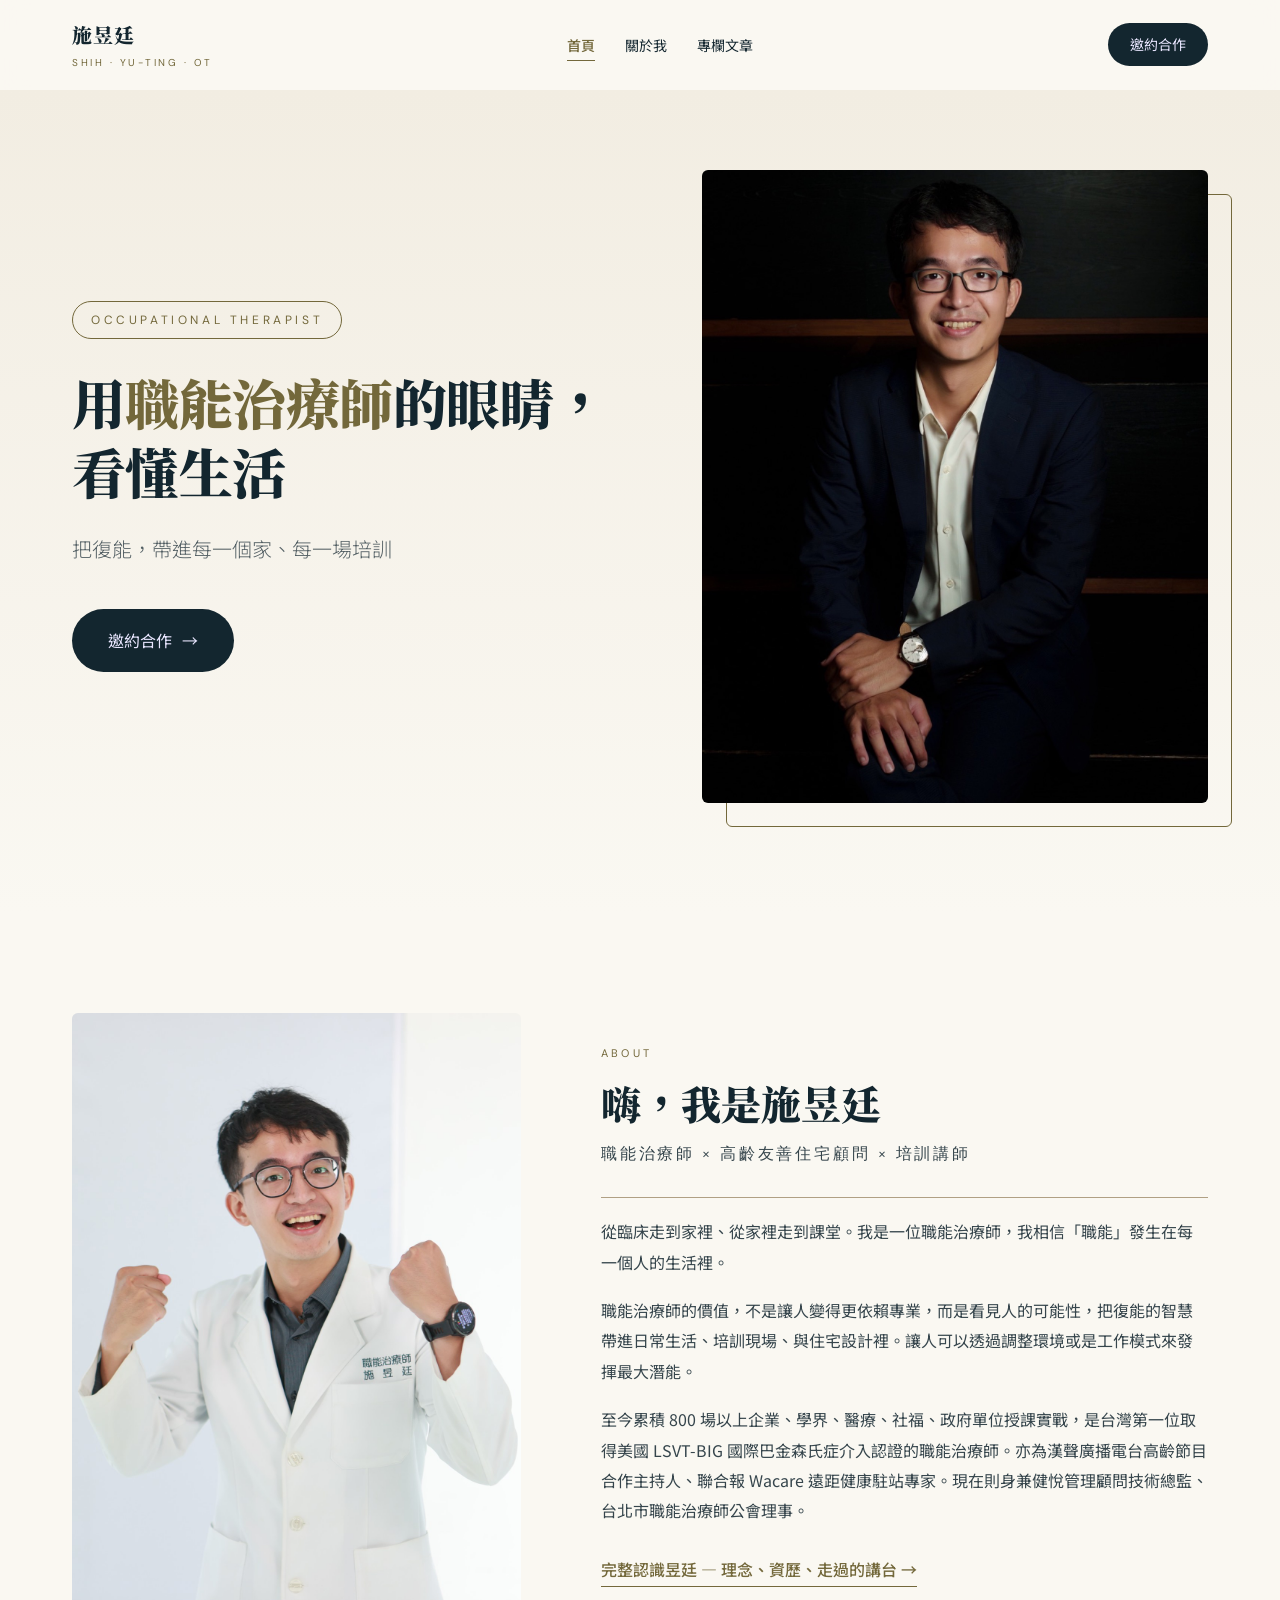
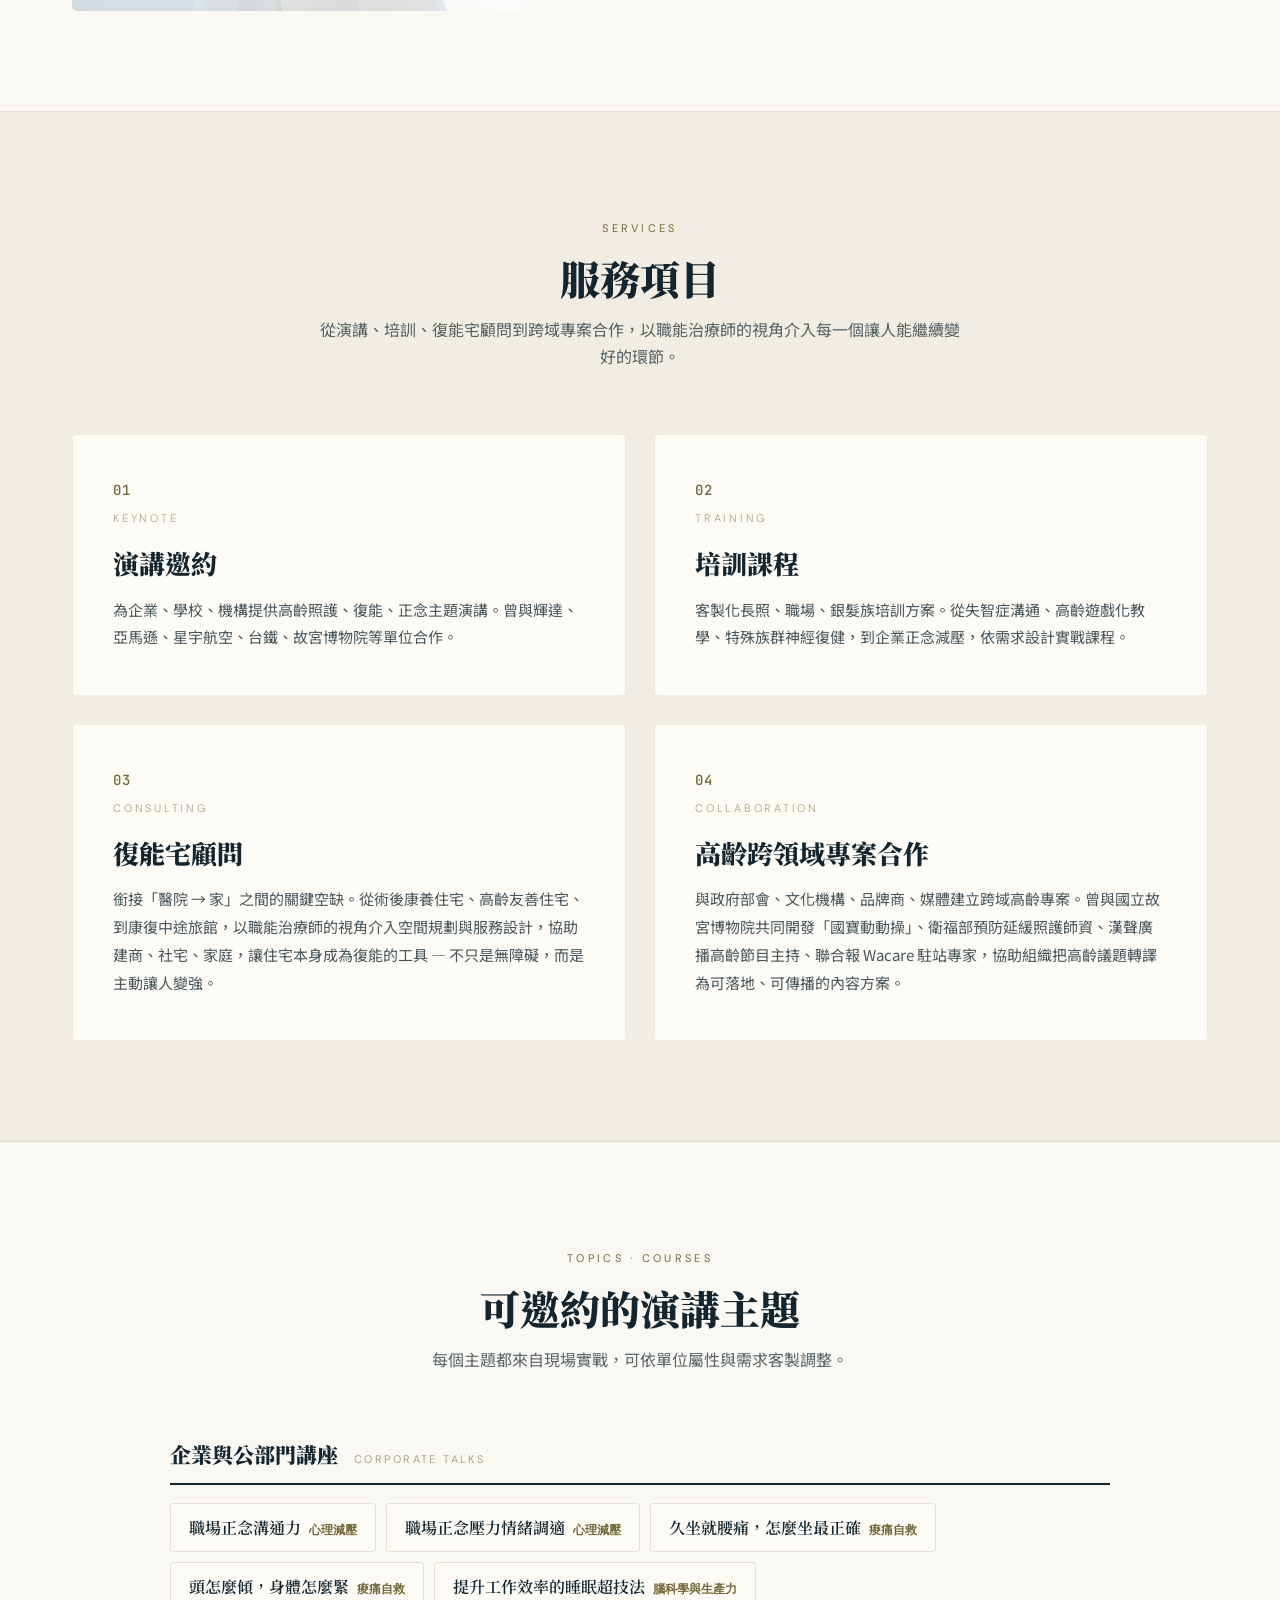
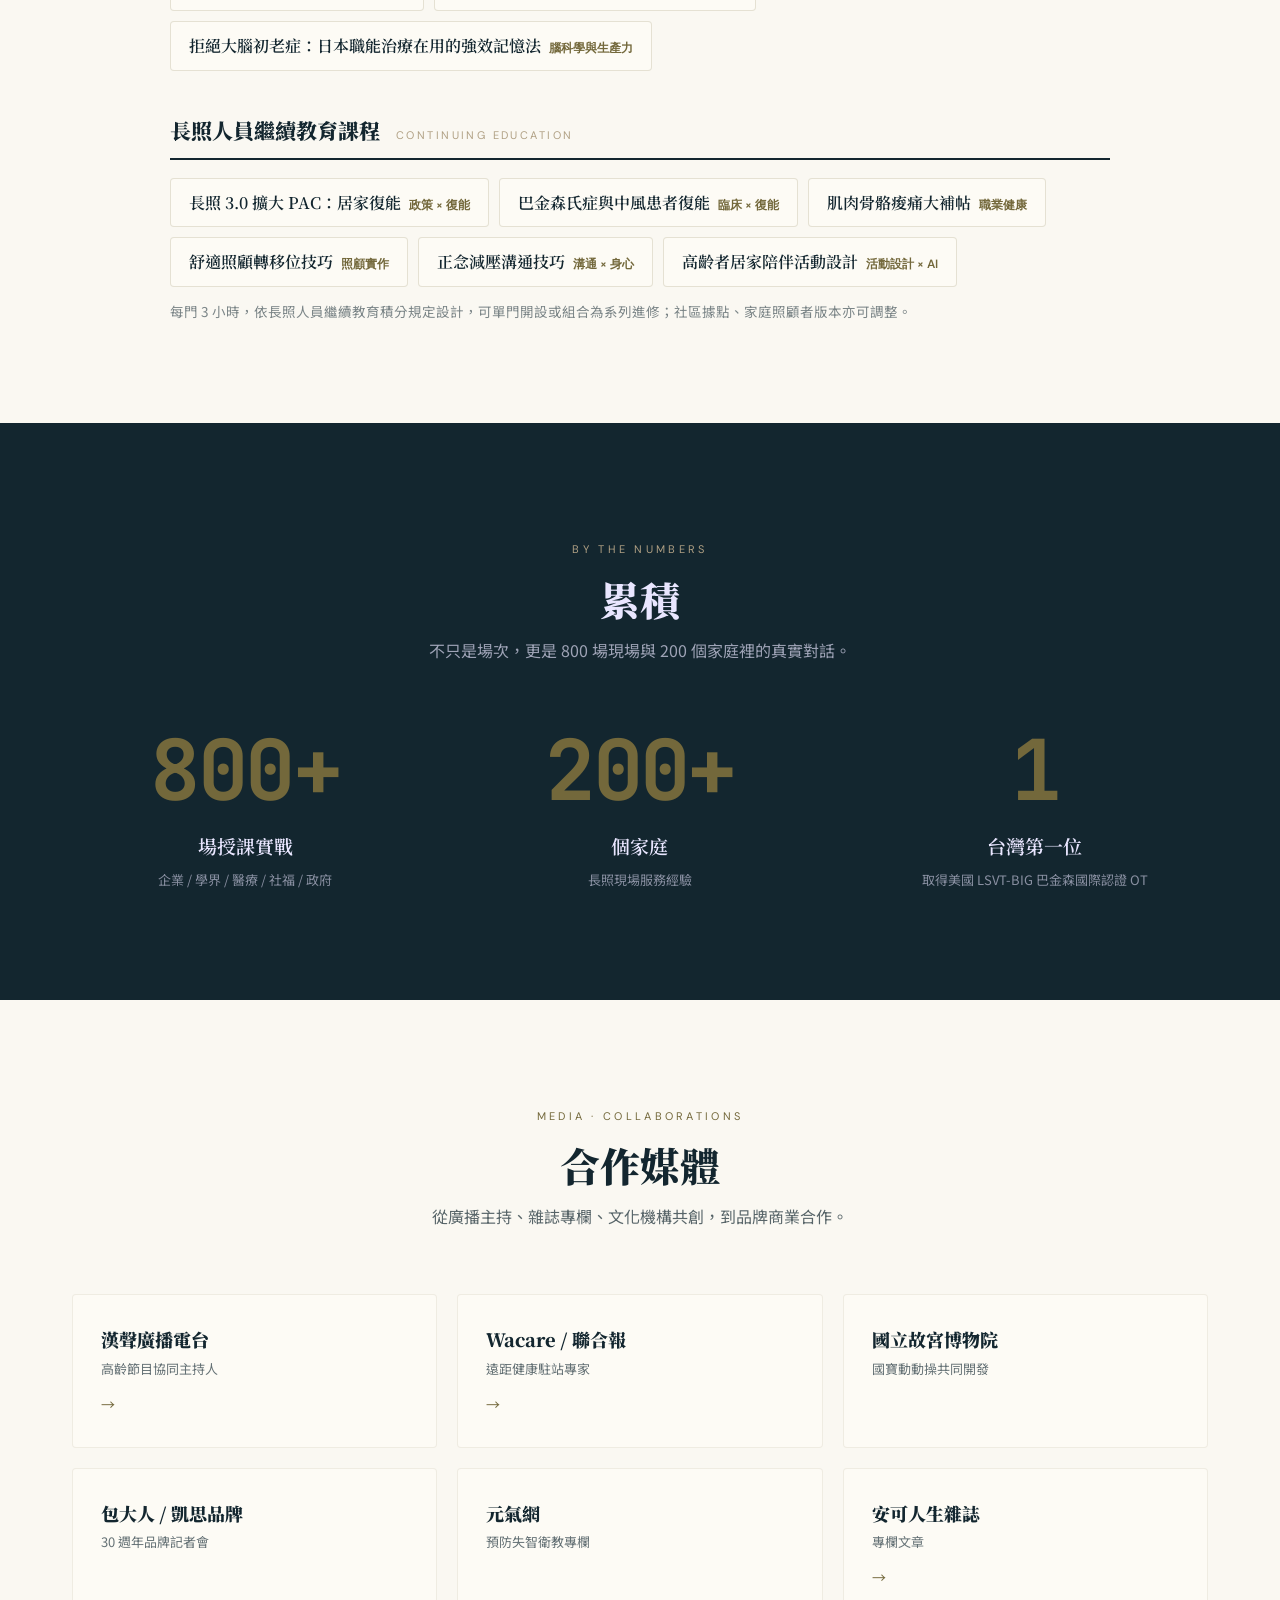
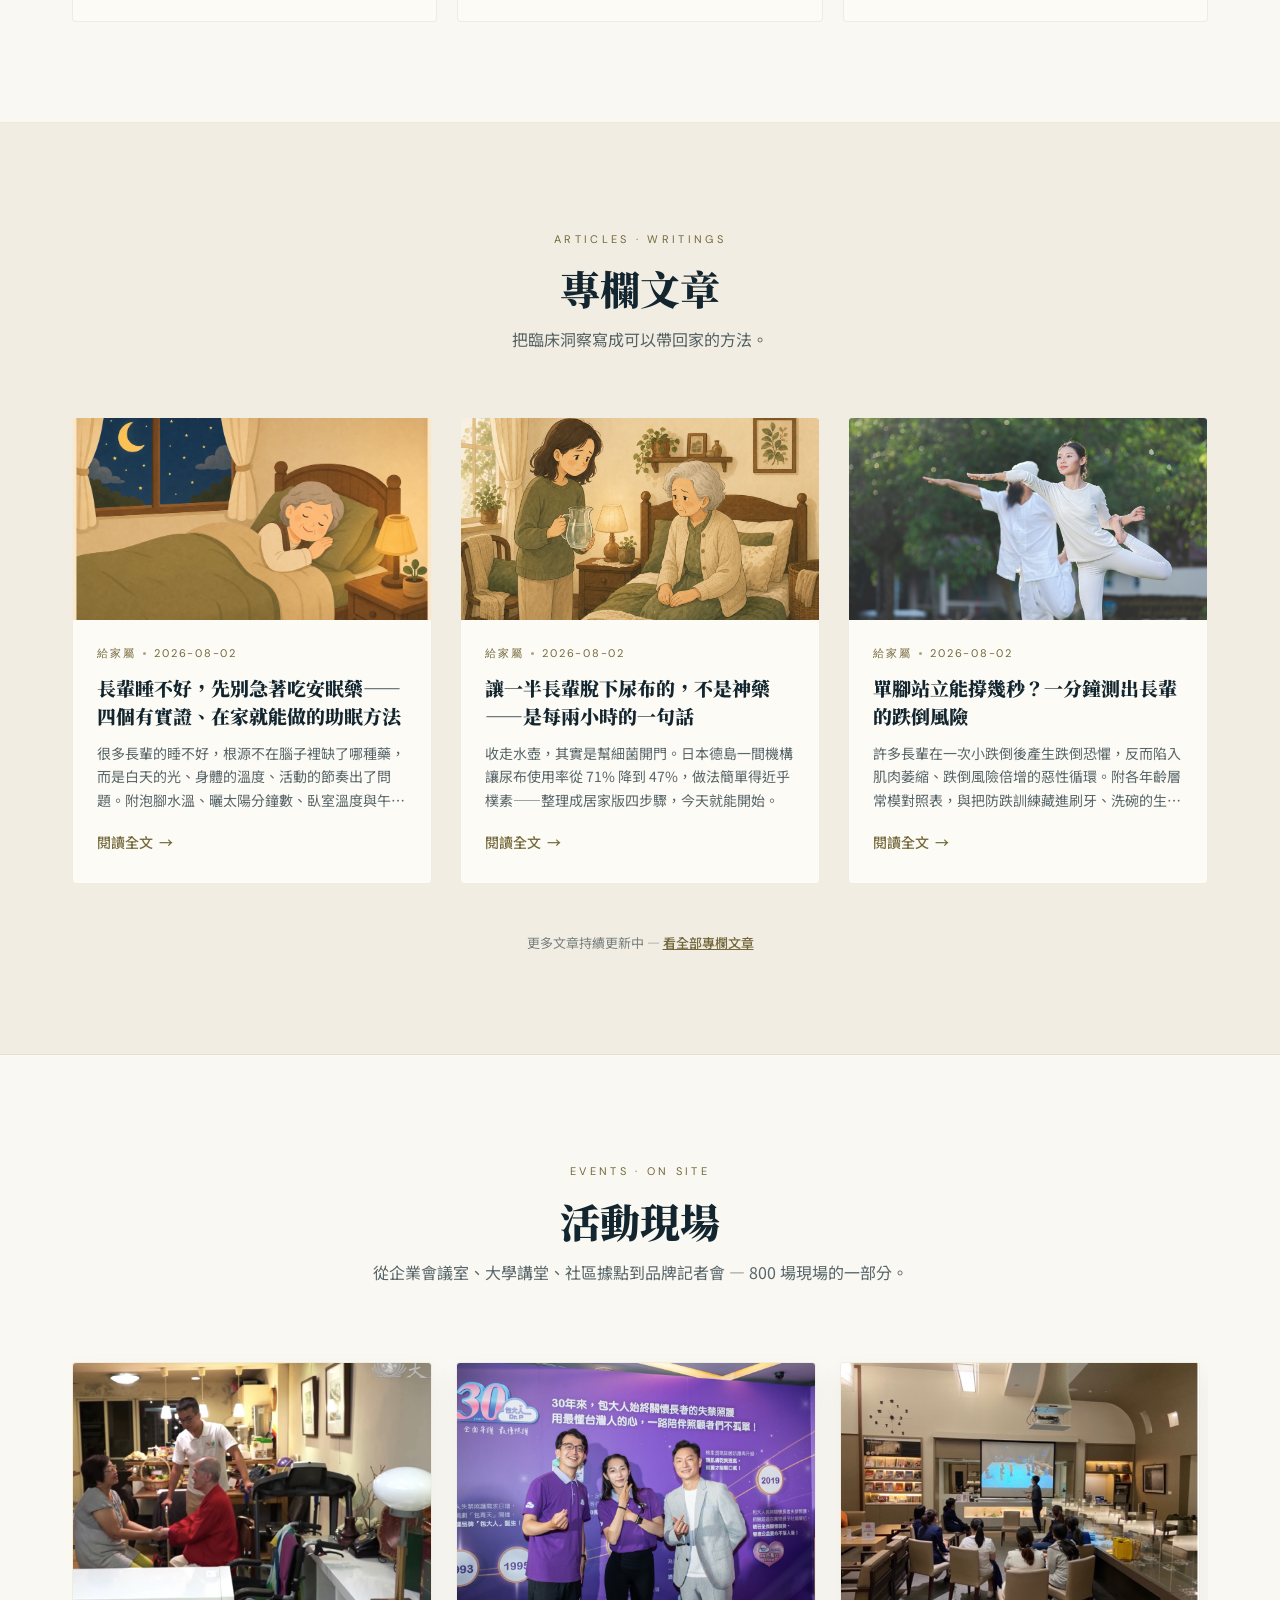
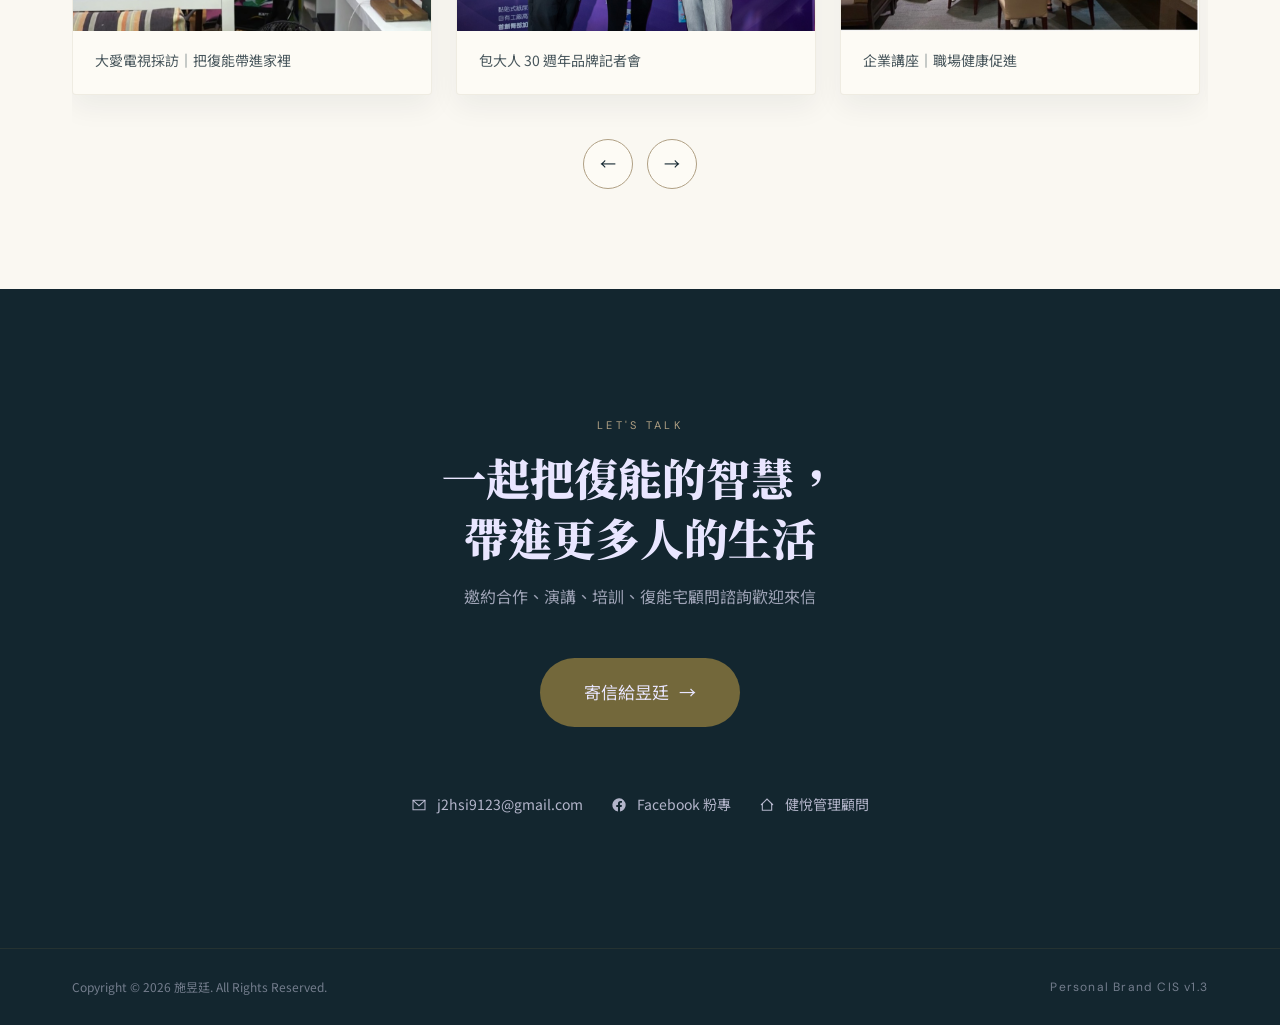
<file: index.html>
<!DOCTYPE html>
<html lang="zh-TW">
<head>
  <meta charset="UTF-8">
  <meta name="viewport" content="width=device-width, initial-scale=1.0">
  <title>把復能帶進生活｜施昱廷 職能治療師・長照課程講師</title>
  <meta name="description" content="我是施昱廷，職能治療師、長照課程講師，台灣第一位取得美國 LSVT BIG 國際巴金森認證。累積 800+ 場企業、學界、醫療培訓，服務 200+ 個家庭。把復能的智慧，帶進每個家、每場培訓——讓中風、巴金森患者，在自己的生活裡繼續成為自己。">
  <meta name="author" content="施昱廷 Shih, Yu-Ting">
  <meta name="keywords" content="施昱廷, 職能治療師, 長照課程講師, 長照講師, 高齡友善住宅, 復能, LSVT BIG, 巴金森, 正念, 長照, 健悅管理顧問">
  <link rel="canonical" href="https://otshih.com/">

  <!-- Favicon / App icons -->
  <link rel="icon" href="/favicon.ico" sizes="32x32">
  <link rel="icon" href="/icon.svg" type="image/svg+xml">
  <link rel="apple-touch-icon" href="/apple-touch-icon.png">
  <link rel="manifest" href="/site.webmanifest">

  <!-- Open Graph (Facebook / LINE / Threads / Messenger) -->
  <meta property="og:type" content="website">
  <meta property="og:locale" content="zh_TW">
  <meta property="og:site_name" content="施昱廷個人品牌官網">
  <meta property="og:url" content="https://otshih.com/">
  <meta property="og:title" content="把復能帶進生活｜施昱廷 職能治療師">
  <meta property="og:description" content="把復能，帶進每一個家、每一場培訓。台灣第一位取得美國 LSVT-BIG 巴金森國際認證之職能治療師。累積 800+ 場授課、200+ 個家庭服務經驗。">
  <meta property="og:image" content="https://otshih.com/assets/hero.jpg">
  <meta property="og:image:width" content="1200">
  <meta property="og:image:height" content="1500">
  <meta property="og:image:alt" content="施昱廷 — 職能治療師">

  <!-- Twitter / X Card -->
  <meta name="twitter:card" content="summary_large_image">
  <meta name="twitter:title" content="把復能帶進生活｜施昱廷 職能治療師">
  <meta name="twitter:description" content="把復能，帶進每一個家、每一場培訓。台灣第一位取得美國 LSVT-BIG 巴金森國際認證之職能治療師。">
  <meta name="twitter:image" content="https://otshih.com/assets/hero.jpg">

  <!-- Theme color (mobile address bar tint) -->
  <meta name="theme-color" content="#13262F">

  <!-- JSON-LD Person schema (Google understands this as a Person entity) -->
  <script type="application/ld+json">
  {
    "@context": "https://schema.org",
    "@type": "Person",
    "name": "施昱廷",
    "alternateName": "Shih, Yu-Ting",
    "givenName": "昱廷",
    "familyName": "施",
    "jobTitle": ["職能治療師", "長照課程講師", "高齡友善住宅顧問"],
    "description": "用職能治療師的眼睛，看懂生活 — 把復能，帶進每一個家、每一場培訓。台灣第一位取得美國 LSVT-BIG 國際巴金森氏症介入認證之職能治療師。",
    "url": "https://otshih.com/",
    "image": "https://otshih.com/assets/hero.jpg",
    "sameAs": [
      "https://www.facebook.com/shihyuting.OT/",
      "https://healjoy-housing.com/",
      "https://ankemedia.com/author/yutingshi"
    ],
    "email": "mailto:j2hsi9123@gmail.com",
    "knowsAbout": [
      "職能治療",
      "復能 (Reablement)",
      "高齡友善住宅",
      "巴金森氏症 LSVT-BIG 治療",
      "正念減壓",
      "失智症照護",
      "中風復健",
      "居家環境設計",
      "預防延緩失能"
    ],
    "alumniOf": [
      {
        "@type": "CollegeOrUniversity",
        "name": "長庚大學 職能治療學系"
      },
      {
        "@type": "CollegeOrUniversity",
        "name": "國立陽明交通大學 跨專業長期照顧管理研究所"
      }
    ],
    "memberOf": [
      {
        "@type": "Organization",
        "name": "台北市職能治療師公會",
        "roleName": "理事"
      }
    ],
    "worksFor": {
      "@type": "Organization",
      "name": "健悅管理顧問股份有限公司",
      "url": "https://healjoy-housing.com/"
    },
    "hasCredential": [
      {
        "@type": "EducationalOccupationalCredential",
        "name": "職能治療師證書",
        "recognizedBy": { "@type": "GovernmentOrganization", "name": "中華民國衛生福利部" }
      },
      {
        "@type": "EducationalOccupationalCredential",
        "name": "LSVT-BIG International Certification",
        "credentialCategory": "巴金森氏症介入國際認證（台灣第一位獲得之職能治療師）"
      }
    ]
  }
  </script>

  <link rel="preconnect" href="https://fonts.googleapis.com">
  <link rel="preconnect" href="https://fonts.gstatic.com" crossorigin>
  <link href="https://fonts.googleapis.com/css2?family=DM+Serif+Display:ital@0;1&family=DM+Sans:wght@300;400;500&family=JetBrains+Mono:wght@500;700&family=Noto+Serif+TC:wght@600;900&family=Noto+Sans+TC:wght@300;400;500;700&display=swap" rel="stylesheet">
  <style>
    /* ============ CSS Variables (CIS v1.3 — Earth Tone Edition) ============ */
    :root {
      /* Brand palette (per CIS v1.3) */
      --jet-black: #13262F;
      --olive-bark: #73683B;
      --deep-walnut: #583E23;
      --khaki-beige: #B0A084;
      --lavender: #E9E6FF;       /* 退居點綴，僅用於 hover / tag */

      /* Neutral warm-paper system (refined for editorial feel) */
      --paper: #FAF8F2;          /* 主底色：暖米白（替代原紫白） */
      --cream: #F2EDE2;          /* 次層底色：更深米色 */
      --card: #FDFBF5;           /* 卡片底色：近白但暖（不破壞 CIS 禁純白） */

      /* Lines & dividers */
      --line: rgba(115, 104, 59, 0.18);
      --line-soft: rgba(115, 104, 59, 0.10);

      /* Typography */
      --serif-en: 'DM Serif Display', serif;
      --serif-tc: 'Noto Serif TC', serif;
      --sans-en: 'DM Sans', sans-serif;
      --sans-tc: 'Noto Sans TC', sans-serif;
      --mono: 'JetBrains Mono', monospace;
    }

    /* ============ Reset ============ */
    *, *::before, *::after { box-sizing: border-box; }
    body, h1, h2, h3, h4, p, ul, ol, figure { margin: 0; padding: 0; }
    body {
      font-family: var(--sans-tc), var(--sans-en);
      font-weight: 400;
      color: var(--jet-black);
      background: var(--paper);
      line-height: 1.7;
      -webkit-font-smoothing: antialiased;
      -moz-osx-font-smoothing: grayscale;
    }
    img { display: block; max-width: 100%; height: auto; }
    a { color: inherit; text-decoration: none; }
    button { font: inherit; cursor: pointer; border: none; background: none; color: inherit; }
    ul { list-style: none; }

    /* ============ Layout ============ */
    .container { max-width: 1200px; margin: 0 auto; padding: 0 32px; }
    section { padding: 100px 0; }

    /* ============ Typography Utility ============ */
    .eyebrow {
      display: inline-block;
      font-family: var(--sans-en);
      font-size: 11px;
      letter-spacing: 0.3em;
      color: var(--olive-bark);
      text-transform: uppercase;
      margin-bottom: 14px;
    }

    /* ============ Nav ============ */
    nav.topbar {
      position: sticky;
      top: 0;
      z-index: 100;
      background: rgba(250, 248, 242, 0.88);
      backdrop-filter: blur(14px);
      -webkit-backdrop-filter: blur(14px);
      transition: box-shadow 0.3s ease, background 0.3s ease;
      border-bottom: 1px solid transparent;
    }
    nav.topbar.scrolled {
      box-shadow: 0 2px 16px rgba(19, 38, 47, 0.06);
      border-bottom-color: rgba(115, 104, 59, 0.15);
    }
    nav.topbar .container {
      display: flex;
      align-items: center;
      justify-content: space-between;
      padding-top: 18px;
      padding-bottom: 18px;
    }
    .brand { display: flex; flex-direction: column; gap: 2px; }
    .brand-name {
      font-family: var(--serif-tc);
      font-weight: 900;
      font-size: 20px;
      letter-spacing: 0.04em;
    }
    .brand-sub {
      font-family: var(--sans-en);
      font-size: 10px;
      letter-spacing: 0.25em;
      color: var(--olive-bark);
      text-transform: uppercase;
    }
    .nav-links {
      display: flex;
      gap: 30px;
    }
    .nav-links a {
      font-size: 14px;
      position: relative;
      transition: color 0.2s;
    }
    .nav-links a:hover { color: var(--olive-bark); }
    .nav-links a::after {
      content: "";
      position: absolute;
      left: 0;
      bottom: -6px;
      width: 0;
      height: 1px;
      background: var(--olive-bark);
      transition: width 0.3s;
    }
    .nav-links a:hover::after { width: 100%; }
    .nav-links a.active { color: var(--olive-bark); font-weight: 500; }
    .nav-links a.active::after { width: 100%; }
    .nav-cta {
      padding: 10px 22px;
      background: var(--jet-black);
      color: var(--lavender);
      font-size: 14px;
      border-radius: 100px;
      transition: all 0.2s;
    }
    .nav-cta:hover {
      background: var(--olive-bark);
      transform: translateY(-1px);
    }
    @media (max-width: 880px) { .nav-links { display: none; } }

    /* ============ Hero ============ */
    .hero {
      padding: 80px 0 110px;
      background: linear-gradient(180deg, var(--cream) 0%, var(--paper) 100%);
    }
    .hero-grid {
      display: grid;
      grid-template-columns: 1.05fr 0.95fr;
      gap: 70px;
      align-items: center;
    }
    .hero-tag {
      display: inline-block;
      font-family: var(--sans-en);
      font-size: 12px;
      letter-spacing: 0.3em;
      text-transform: uppercase;
      color: var(--olive-bark);
      padding: 8px 18px;
      border: 1px solid var(--olive-bark);
      border-radius: 100px;
      margin-bottom: 28px;
    }
    .hero h1 {
      font-family: var(--serif-tc);
      font-weight: 900;
      font-size: 54px;
      line-height: 1.28;
      letter-spacing: -0.01em;
      margin-bottom: 28px;
    }
    .hero h1 em {
      font-style: normal;
      color: var(--olive-bark);
      position: relative;
    }
    .hero .subtitle {
      font-family: var(--sans-tc);
      font-weight: 300;
      font-size: 20px;
      line-height: 1.6;
      color: rgba(19, 38, 47, 0.72);
      margin-bottom: 44px;
    }
    .btn-primary {
      display: inline-flex;
      align-items: center;
      gap: 10px;
      padding: 18px 36px;
      background: var(--jet-black);
      color: var(--lavender);
      font-size: 16px;
      border-radius: 100px;
      transition: all 0.25s ease;
    }
    .btn-primary:hover {
      background: var(--olive-bark);
      transform: translateY(-2px);
      box-shadow: 0 12px 28px rgba(115, 104, 59, 0.3);
    }
    .btn-primary::after {
      content: "→";
      transition: transform 0.2s;
    }
    .btn-primary:hover::after { transform: translateX(4px); }
    .hero-photo {
      position: relative;
    }
    .hero-photo img {
      width: 100%;
      aspect-ratio: 4/5;
      object-fit: cover;
      border-radius: 6px;
      position: relative;
      z-index: 2;
    }
    .hero-photo::before {
      content: "";
      position: absolute;
      inset: 24px -24px -24px 24px;
      border: 1px solid var(--olive-bark);
      border-radius: 6px;
      z-index: 1;
    }
    @media (max-width: 880px) {
      .hero-grid { grid-template-columns: 1fr; gap: 40px; }
      .hero h1 { font-size: 36px; }
      .hero .subtitle { font-size: 17px; }
    }

    /* ============ About ============ */
    #about { background: var(--paper); }
    .about-grid {
      display: grid;
      grid-template-columns: 0.85fr 1.15fr;
      gap: 80px;
      align-items: center;
    }
    .about-photo img {
      width: 100%;
      aspect-ratio: 3/4;
      object-fit: cover;
      border-radius: 6px;
    }
    .about-text h2 {
      font-family: var(--serif-tc);
      font-weight: 900;
      font-size: 40px;
      line-height: 1.3;
      margin-bottom: 10px;
    }
    .about-role {
      font-family: var(--sans-en);
      font-weight: 300;
      font-size: 13px;
      letter-spacing: 0.18em;
      color: var(--olive-bark);
      text-transform: uppercase;
      margin-bottom: 32px;
      padding-bottom: 28px;
      border-bottom: 1px solid var(--khaki-beige);
    }
    .about-text p {
      font-size: 16px;
      line-height: 1.9;
      color: rgba(19, 38, 47, 0.85);
      margin-bottom: 18px;
    }
    .about-text p:last-child { margin-bottom: 0; }
    @media (max-width: 880px) {
      .about-grid { grid-template-columns: 1fr; gap: 40px; }
      .about-text h2 { font-size: 32px; }
    }

    /* ============ Services ============ */
    #services {
      background: var(--cream);
      border-top: 1px solid var(--line-soft);
      border-bottom: 1px solid var(--line-soft);
    }
    .section-header { text-align: center; max-width: 640px; margin: 0 auto 64px; }
    .section-header h2 {
      font-family: var(--serif-tc);
      font-weight: 900;
      font-size: 40px;
      line-height: 1.3;
      margin-bottom: 12px;
    }
    .section-header p {
      font-size: 16px;
      color: rgba(19, 38, 47, 0.7);
      line-height: 1.7;
    }
    .services-grid {
      display: grid;
      grid-template-columns: repeat(2, 1fr);
      gap: 28px;
    }
    .service-card {
      background: var(--card);
      padding: 44px 40px;
      border-radius: 4px;
      transition: all 0.3s;
      border: 1px solid var(--line-soft);
    }
    .service-card:hover {
      transform: translateY(-4px);
      box-shadow: 0 20px 40px rgba(19, 38, 47, 0.08);
      border-color: var(--olive-bark);
    }
    .service-no {
      font-family: var(--mono);
      font-weight: 500;
      font-size: 14px;
      color: var(--olive-bark);
      letter-spacing: 0.06em;
      margin-bottom: 6px;
    }
    .service-tag {
      font-family: var(--sans-en);
      font-weight: 300;
      font-size: 11px;
      letter-spacing: 0.25em;
      color: var(--khaki-beige);
      text-transform: uppercase;
      margin-bottom: 18px;
    }
    .service-title {
      font-family: var(--serif-tc);
      font-weight: 900;
      font-size: 26px;
      margin-bottom: 16px;
      line-height: 1.3;
    }
    .service-desc {
      font-size: 15px;
      line-height: 1.85;
      color: rgba(19, 38, 47, 0.78);
    }
    @media (max-width: 880px) {
      .services-grid { grid-template-columns: 1fr; }
    }

    /* ============ Topics（可邀約主題）============ */
    #topics { background: var(--paper); }
    .stage-group { max-width: 940px; margin: 0 auto 42px; }
    .stage-group:last-of-type { margin-bottom: 0; }
    .stage-cat {
      display: flex;
      align-items: baseline;
      gap: 16px;
      margin-bottom: 18px;
      padding-bottom: 10px;
      border-bottom: 2px solid var(--jet-black);
    }
    .stage-cat h3 {
      font-family: var(--serif-tc);
      font-weight: 900;
      font-size: 21px;
      margin: 0;
    }
    .stage-cat .stage-cat-en {
      font-family: var(--sans-en);
      font-size: 11px;
      letter-spacing: 0.22em;
      text-transform: uppercase;
      color: var(--khaki-beige);
    }
    .stage-featured {
      display: flex;
      flex-wrap: wrap;
      gap: 10px;
      margin-bottom: 12px;
    }
    .stage-featured span {
      font-family: var(--serif-tc);
      font-weight: 600;
      font-size: 16px;
      background: var(--card);
      border: 1px solid var(--line);
      border-radius: 4px;
      padding: 10px 18px;
    }
    .stage-featured span em {
      font-style: normal;
      font-family: var(--sans-en);
      font-size: 12px;
      color: var(--olive-bark);
      margin-left: 8px;
    }
    .stage-more {
      font-size: 13.5px;
      color: rgba(19, 38, 47, 0.55);
      line-height: 1.8;
    }

    /* ============ Stats ============ */
    #stats {
      background: var(--jet-black);
      color: var(--lavender);
      padding: 110px 0;
    }
    #stats .section-header h2 { color: var(--lavender); }
    #stats .section-header p { color: rgba(233, 230, 255, 0.65); }
    .stats-grid {
      display: grid;
      grid-template-columns: repeat(3, 1fr);
      gap: 48px;
      margin-top: 16px;
    }
    .stat-item {
      text-align: center;
      padding: 0 16px;
    }
    .stat-number {
      font-family: var(--mono);
      font-weight: 700;
      font-size: 84px;
      line-height: 1;
      color: var(--olive-bark);
      letter-spacing: -0.03em;
      margin-bottom: 18px;
    }
    .stat-label {
      font-family: var(--serif-tc);
      font-weight: 600;
      font-size: 19px;
      color: var(--lavender);
      margin-bottom: 8px;
    }
    .stat-sub {
      font-size: 13px;
      color: rgba(233, 230, 255, 0.55);
      line-height: 1.5;
    }
    @media (max-width: 880px) {
      .stats-grid { grid-template-columns: 1fr; gap: 40px; }
      .stat-number { font-size: 60px; }
    }

    /* ============ Media ============ */
    #media {
      background: var(--paper);
      border-bottom: 1px solid var(--line-soft);
    }
    .media-grid {
      display: grid;
      grid-template-columns: repeat(3, 1fr);
      gap: 20px;
    }
    .media-card {
      background: var(--card);
      padding: 32px 28px 30px;
      border-radius: 4px;
      border: 1px solid var(--line-soft);
      transition: all 0.22s;
      display: block;
    }
    .media-card:hover {
      border-color: var(--olive-bark);
      transform: translateY(-3px);
      box-shadow: 0 16px 36px rgba(19, 38, 47, 0.06);
    }
    .media-name {
      font-family: var(--serif-tc);
      font-weight: 900;
      font-size: 18px;
      margin-bottom: 6px;
      line-height: 1.4;
    }
    .media-role {
      font-size: 13px;
      color: rgba(19, 38, 47, 0.65);
      line-height: 1.55;
    }
    .media-arrow {
      display: inline-block;
      margin-top: 14px;
      color: var(--olive-bark);
      font-size: 14px;
    }
    @media (max-width: 880px) {
      .media-grid { grid-template-columns: 1fr; }
    }

    /* ============ Articles ============ */
    #articles {
      background: var(--cream);
      border-bottom: 1px solid var(--line-soft);
    }
    .articles-grid {
      display: grid;
      grid-template-columns: repeat(3, 1fr);
      gap: 28px;
    }
    .article-card {
      background: var(--card);
      border-radius: 4px;
      overflow: hidden;
      transition: all 0.28s;
      display: flex;
      flex-direction: column;
      border: 1px solid var(--line-soft);
    }
    .article-card:hover {
      transform: translateY(-4px);
      box-shadow: 0 20px 40px rgba(19, 38, 47, 0.1);
      border-color: var(--olive-bark);
    }
    .article-cover {
      width: 100%;
      aspect-ratio: 16/9;
      object-fit: cover;
      display: block;
    }
    .article-body {
      padding: 24px 24px 28px;
      display: flex;
      flex-direction: column;
      flex: 1;
    }
    .article-meta {
      display: flex;
      align-items: center;
      gap: 8px;
      font-family: var(--sans-en);
      font-size: 11px;
      letter-spacing: 0.16em;
      color: var(--olive-bark);
      text-transform: uppercase;
      margin-bottom: 12px;
    }
    .article-meta-dot {
      width: 3px;
      height: 3px;
      background: var(--khaki-beige);
      border-radius: 100px;
      display: inline-block;
    }
    .article-title {
      font-family: var(--serif-tc);
      font-weight: 900;
      font-size: 19px;
      line-height: 1.45;
      color: var(--jet-black);
      margin-bottom: 12px;
    }
    .article-excerpt {
      font-size: 14px;
      line-height: 1.7;
      color: rgba(19, 38, 47, 0.7);
      margin-bottom: 18px;
      display: -webkit-box;
      -webkit-line-clamp: 3;
      -webkit-box-orient: vertical;
      overflow: hidden;
    }
    .article-readmore {
      margin-top: auto;
      font-size: 14px;
      color: var(--olive-bark);
      font-weight: 500;
      display: inline-flex;
      align-items: center;
      gap: 6px;
      transition: gap 0.2s;
    }
    .article-card:hover .article-readmore { gap: 12px; }
    .article-readmore::after {
      content: "→";
      transition: transform 0.2s;
    }
    .articles-footer {
      text-align: center;
      margin-top: 48px;
      color: rgba(19, 38, 47, 0.55);
      font-size: 13px;
    }
    .articles-footer em {
      font-style: normal;
      color: var(--olive-bark);
      font-weight: 500;
    }
    @media (max-width: 1100px) {
      .articles-grid { grid-template-columns: repeat(2, 1fr); }
    }
    @media (max-width: 700px) {
      .articles-grid { grid-template-columns: 1fr; }
    }

    /* ============ Events Carousel ============ */
    #events {
      background: var(--paper);
      overflow: hidden;
    }
    .carousel { position: relative; }
    .carousel-track {
      display: flex;
      gap: 24px;
      overflow-x: auto;
      scroll-snap-type: x mandatory;
      scrollbar-width: none;
      padding: 12px 4px 32px;
      scroll-behavior: smooth;
    }
    .carousel-track::-webkit-scrollbar { display: none; }
    .event-slide {
      flex: 0 0 calc((100% - 48px) / 3);
      scroll-snap-align: start;
      background: var(--card);
      border: 1px solid var(--line-soft);
      border-radius: 4px;
      overflow: hidden;
      box-shadow: 0 12px 28px rgba(19, 38, 47, 0.06);
      transition: transform 0.3s, box-shadow 0.3s;
    }
    .event-slide:hover { transform: translateY(-3px); }
    .event-slide img {
      width: 100%;
      aspect-ratio: 4/3;
      object-fit: cover;
    }
    .event-caption {
      padding: 18px 22px 22px;
      font-size: 14px;
      color: rgba(19, 38, 47, 0.78);
      line-height: 1.6;
    }
    .carousel-controls {
      display: flex;
      justify-content: center;
      gap: 14px;
      margin-top: 12px;
    }
    .carousel-btn {
      width: 50px;
      height: 50px;
      border-radius: 100px;
      background: var(--card);
      color: var(--jet-black);
      border: 1px solid var(--khaki-beige);
      font-size: 16px;
      display: inline-flex;
      align-items: center;
      justify-content: center;
      transition: all 0.2s;
    }
    .carousel-btn:hover {
      background: var(--jet-black);
      color: var(--lavender);
      border-color: var(--jet-black);
      transform: translateY(-1px);
    }
    @media (max-width: 1100px) {
      .event-slide { flex-basis: calc((100% - 24px) / 2); }
    }
    @media (max-width: 700px) {
      .event-slide { flex-basis: calc(100% - 8px); }
    }

    /* ============ Contact ============ */
    #contact {
      background: var(--jet-black);
      color: var(--lavender);
      text-align: center;
      padding: 120px 0;
    }
    .contact-headline {
      font-family: var(--serif-tc);
      font-weight: 900;
      font-size: 44px;
      line-height: 1.35;
      max-width: 720px;
      margin: 0 auto 16px;
      color: var(--lavender);
    }
    .contact-sub {
      font-size: 16px;
      color: rgba(233, 230, 255, 0.65);
      margin-bottom: 48px;
    }
    .contact-cta {
      display: inline-flex;
      align-items: center;
      gap: 10px;
      padding: 20px 44px;
      background: var(--olive-bark);
      color: var(--lavender);
      font-size: 17px;
      border-radius: 100px;
      transition: all 0.25s;
      margin-bottom: 56px;
    }
    .contact-cta:hover {
      background: var(--khaki-beige);
      color: var(--jet-black);
      transform: translateY(-2px);
      box-shadow: 0 12px 28px rgba(176, 160, 132, 0.35);
    }
    .contact-cta::after {
      content: "→";
      transition: transform 0.2s;
    }
    .contact-cta:hover::after { transform: translateX(4px); }
    .contact-links {
      display: flex;
      flex-wrap: wrap;
      justify-content: center;
      gap: 28px;
    }
    .contact-link {
      display: inline-flex;
      align-items: center;
      gap: 10px;
      color: rgba(233, 230, 255, 0.75);
      font-size: 14px;
      padding: 10px 0;
      border-bottom: 1px solid transparent;
      transition: all 0.2s;
    }
    .contact-link:hover {
      color: var(--lavender);
      border-bottom-color: var(--olive-bark);
    }
    .contact-link svg {
      width: 16px;
      height: 16px;
      flex-shrink: 0;
    }
    @media (max-width: 880px) {
      .contact-headline { font-size: 32px; }
    }

    /* ============ Footer ============ */
    footer {
      background: var(--jet-black);
      color: rgba(233, 230, 255, 0.45);
      padding: 28px 0;
      text-align: center;
      font-size: 12px;
      border-top: 1px solid rgba(115, 104, 59, 0.18);
    }
    .footer-grid {
      display: flex;
      justify-content: space-between;
      flex-wrap: wrap;
      gap: 12px;
      align-items: center;
    }
    .footer-right {
      font-family: var(--sans-en);
      letter-spacing: 0.1em;
    }
    @media (max-width: 700px) {
      .footer-grid { justify-content: center; }
    }
  </style>
</head>
<body>

  <!-- =================== NAV =================== -->
  <nav class="topbar" id="topnav">
    <div class="container">
      <a href="#" class="brand">
        <span class="brand-name">施昱廷</span>
        <span class="brand-sub">SHIH · YU-TING · OT</span>
      </a>
      <ul class="nav-links">
        <li><a href="/" class="active">首頁</a></li>
        <li><a href="/about/">關於我</a></li>
        <li><a href="/articles/">專欄文章</a></li>
      </ul>
      <a href="#contact" class="nav-cta">邀約合作</a>
    </div>
  </nav>

  <!-- =================== HERO =================== -->
  <section class="hero">
    <div class="container">
      <div class="hero-grid">
        <div class="hero-text">
          <span class="hero-tag">Occupational Therapist</span>
          <h1>用<em>職能治療師</em>的眼睛，<br>看懂生活</h1>
          <p class="subtitle">把復能，帶進每一個家、每一場培訓</p>
          <a href="#contact" class="btn-primary">邀約合作</a>
        </div>
        <div class="hero-photo">
          <img src="assets/hero.jpg" alt="施昱廷 — 職能治療師" loading="eager">
        </div>
      </div>
    </div>
  </section>

  <!-- =================== ABOUT =================== -->
  <section id="about">
    <div class="container">
      <div class="about-grid">
        <div class="about-photo">
          <img src="assets/about.jpg" alt="施昱廷 — 職能治療師白袍形象">
        </div>
        <div class="about-text">
          <span class="eyebrow">About</span>
          <h2>嗨，我是施昱廷</h2>
          <p class="about-role">職能治療師 × 高齡友善住宅顧問 × 培訓講師</p>
          <p>從臨床走到家裡、從家裡走到課堂。我是一位職能治療師，我相信「職能」發生在每一個人的生活裡。</p>
          <p>職能治療師的價值，不是讓人變得更依賴專業，而是看見人的可能性，把復能的智慧帶進日常生活、培訓現場、與住宅設計裡。讓人可以透過調整環境或是工作模式來發揮最大潛能。</p>
          <p>至今累積 800 場以上企業、學界、醫療、社福、政府單位授課實戰，是台灣第一位取得美國 LSVT-BIG 國際巴金森氏症介入認證的職能治療師。亦為漢聲廣播電台高齡節目合作主持人、聯合報 Wacare 遠距健康駐站專家。現在則身兼健悅管理顧問技術總監、台北市職能治療師公會理事。</p>
          <p style="margin-top: 28px;"><a href="/about/" style="display: inline-flex; align-items: center; gap: 8px; color: var(--olive-bark); font-weight: 500; border-bottom: 1px solid var(--olive-bark); padding-bottom: 2px;">完整認識昱廷 — 理念、資歷、走過的講台 →</a></p>
        </div>
      </div>
    </div>
  </section>

  <!-- =================== SERVICES =================== -->
  <section id="services">
    <div class="container">
      <div class="section-header">
        <span class="eyebrow">Services</span>
        <h2>服務項目</h2>
        <p>從演講、培訓、復能宅顧問到跨域專案合作，以職能治療師的視角介入每一個讓人能繼續變好的環節。</p>
      </div>
      <div class="services-grid">
        <div class="service-card">
          <div class="service-no">01</div>
          <div class="service-tag">Keynote</div>
          <h3 class="service-title">演講邀約</h3>
          <p class="service-desc">為企業、學校、機構提供高齡照護、復能、正念主題演講。曾與輝達、亞馬遜、星宇航空、台鐵、故宮博物院等單位合作。</p>
        </div>
        <div class="service-card">
          <div class="service-no">02</div>
          <div class="service-tag">Training</div>
          <h3 class="service-title">培訓課程</h3>
          <p class="service-desc">客製化長照、職場、銀髮族培訓方案。從失智症溝通、高齡遊戲化教學、特殊族群神經復健，到企業正念減壓，依需求設計實戰課程。</p>
        </div>
        <div class="service-card">
          <div class="service-no">03</div>
          <div class="service-tag">Consulting</div>
          <h3 class="service-title">復能宅顧問</h3>
          <p class="service-desc">銜接「醫院 → 家」之間的關鍵空缺。從術後康養住宅、高齡友善住宅、到康復中途旅館，以職能治療師的視角介入空間規劃與服務設計，協助建商、社宅、家庭，讓住宅本身成為復能的工具 — 不只是無障礙，而是主動讓人變強。</p>
        </div>
        <div class="service-card">
          <div class="service-no">04</div>
          <div class="service-tag">Collaboration</div>
          <h3 class="service-title">高齡跨領域專案合作</h3>
          <p class="service-desc">與政府部會、文化機構、品牌商、媒體建立跨域高齡專案。曾與國立故宮博物院共同開發「國寶動動操」、衛福部預防延緩照護師資、漢聲廣播高齡節目主持、聯合報 Wacare 駐站專家，協助組織把高齡議題轉譯為可落地、可傳播的內容方案。</p>
        </div>
      </div>
    </div>
  </section>

  <!-- =================== TOPICS =================== -->
  <section id="topics">
    <div class="container">
      <div class="section-header">
        <span class="eyebrow">Topics · Courses</span>
        <h2>可邀約的演講主題</h2>
        <p>每個主題都來自現場實戰，可依單位屬性與需求客製調整。</p>
      </div>

      <div class="stage-group">
        <div class="stage-cat"><h3>企業與公部門講座</h3><span class="stage-cat-en">Corporate Talks</span></div>
        <div class="stage-featured">
          <span>職場正念溝通力<em>心理減壓</em></span>
          <span>職場正念壓力情緒調適<em>心理減壓</em></span>
          <span>久坐就腰痛，怎麼坐最正確<em>痠痛自救</em></span>
          <span>頭怎麼傾，身體怎麼緊<em>痠痛自救</em></span>
          <span>提升工作效率的睡眠超技法<em>腦科學與生產力</em></span>
          <span>拒絕大腦初老症：日本職能治療在用的強效記憶法<em>腦科學與生產力</em></span>
        </div>
      </div>

      <div class="stage-group">
        <div class="stage-cat"><h3>長照人員繼續教育課程</h3><span class="stage-cat-en">Continuing Education</span></div>
        <div class="stage-featured">
          <span>長照 3.0 擴大 PAC：居家復能<em>政策 × 復能</em></span>
          <span>巴金森氏症與中風患者復能<em>臨床 × 復能</em></span>
          <span>肌肉骨骼痠痛大補帖<em>職業健康</em></span>
          <span>舒適照顧轉移位技巧<em>照顧實作</em></span>
          <span>正念減壓溝通技巧<em>溝通 × 身心</em></span>
          <span>高齡者居家陪伴活動設計<em>活動設計 × AI</em></span>
        </div>
        <p class="stage-more">每門 3 小時，依長照人員繼續教育積分規定設計，可單門開設或組合為系列進修；社區據點、家庭照顧者版本亦可調整。</p>
      </div>
    </div>
  </section>

  <!-- =================== STATS =================== -->
  <section id="stats">
    <div class="container">
      <div class="section-header">
        <span class="eyebrow" style="color: var(--khaki-beige);">By the Numbers</span>
        <h2>累積</h2>
        <p>不只是場次，更是 800 場現場與 200 個家庭裡的真實對話。</p>
      </div>
      <div class="stats-grid">
        <div class="stat-item">
          <div class="stat-number">800+</div>
          <div class="stat-label">場授課實戰</div>
          <div class="stat-sub">企業 / 學界 / 醫療 / 社福 / 政府</div>
        </div>
        <div class="stat-item">
          <div class="stat-number">200+</div>
          <div class="stat-label">個家庭</div>
          <div class="stat-sub">長照現場服務經驗</div>
        </div>
        <div class="stat-item">
          <div class="stat-number">1</div>
          <div class="stat-label">台灣第一位</div>
          <div class="stat-sub">取得美國 LSVT-BIG 巴金森國際認證 OT</div>
        </div>
      </div>
    </div>
  </section>

  <!-- =================== MEDIA =================== -->
  <section id="media">
    <div class="container">
      <div class="section-header">
        <span class="eyebrow">Media · Collaborations</span>
        <h2>合作媒體</h2>
        <p>從廣播主持、雜誌專欄、文化機構共創，到品牌商業合作。</p>
      </div>
      <div class="media-grid">
        <a href="https://audio.voh.com.tw/tw/Playback/ugC_Playback.aspx?PID=162&D=20250406" target="_blank" rel="noopener" class="media-card">
          <div class="media-name">漢聲廣播電台</div>
          <div class="media-role">高齡節目協同主持人</div>
          <span class="media-arrow">→</span>
        </a>
        <a href="https://www.wacare.live/expert-card/4733013613950/06325390223849/zh-TW?ActivityType=forum" target="_blank" rel="noopener" class="media-card">
          <div class="media-name">Wacare / 聯合報</div>
          <div class="media-role">遠距健康駐站專家</div>
          <span class="media-arrow">→</span>
        </a>
        <div class="media-card">
          <div class="media-name">國立故宮博物院</div>
          <div class="media-role">國寶動動操共同開發</div>
        </div>
        <div class="media-card">
          <div class="media-name">包大人 / 凱思品牌</div>
          <div class="media-role">30 週年品牌記者會</div>
        </div>
        <div class="media-card">
          <div class="media-name">元氣網</div>
          <div class="media-role">預防失智衛教專欄</div>
        </div>
        <a href="https://ankemedia.com/author/yutingshi" target="_blank" rel="noopener" class="media-card">
          <div class="media-name">安可人生雜誌</div>
          <div class="media-role">專欄文章</div>
          <span class="media-arrow">→</span>
        </a>
      </div>
    </div>
  </section>

  <!-- =================== ARTICLES =================== -->
  <section id="articles">
    <div class="container">
      <div class="section-header">
        <span class="eyebrow">Articles · Writings</span>
        <h2>專欄文章</h2>
        <p>把臨床洞察寫成可以帶回家的方法。</p>
      </div>
      <div class="articles-grid">
        <a href="/articles/elder-sleep-four-tips/" class="article-card">
          <img src="assets/articles/sleep-cover.jpg" alt="長輩睡不好？四個有實證、在家就能做的助眠方法" class="article-cover" loading="lazy">
          <div class="article-body">
            <div class="article-meta">
              <span>給家屬</span>
              <span class="article-meta-dot"></span>
              <span>2026-08-02</span>
            </div>
            <h3 class="article-title">長輩睡不好，先別急著吃安眠藥——四個有實證、在家就能做的助眠方法</h3>
            <p class="article-excerpt">很多長輩的睡不好，根源不在腦子裡缺了哪種藥，而是白天的光、身體的溫度、活動的節奏出了問題。附泡腳水溫、曬太陽分鐘數、臥室溫度與午睡時機的操作參數表。</p>
            <span class="article-readmore">閱讀全文</span>
          </div>
        </a>
        <a href="/articles/toilet-training-at-home/" class="article-card">
          <img src="assets/articles/toilet-c-cover.jpg" alt="讓一半長輩脫下尿布的，不是神藥——是每兩小時的一句話" class="article-cover" loading="lazy">
          <div class="article-body">
            <div class="article-meta">
              <span>給家屬</span>
              <span class="article-meta-dot"></span>
              <span>2026-08-02</span>
            </div>
            <h3 class="article-title">讓一半長輩脫下尿布的，不是神藥——是每兩小時的一句話</h3>
            <p class="article-excerpt">收走水壺，其實是幫細菌開門。日本德島一間機構讓尿布使用率從 71% 降到 47%，做法簡單得近乎樸素——整理成居家版四步驟，今天就能開始。</p>
            <span class="article-readmore">閱讀全文</span>
          </div>
        </a>
        <a href="/articles/single-leg-stand-fall-risk/" class="article-card">
          <img src="assets/articles/01-balance-test.jpg" alt="單腳站立能撐幾秒？一分鐘測出長輩的跌倒風險" class="article-cover" loading="lazy">
          <div class="article-body">
            <div class="article-meta">
              <span>給家屬</span>
              <span class="article-meta-dot"></span>
              <span>2026-08-02</span>
            </div>
            <h3 class="article-title">單腳站立能撐幾秒？一分鐘測出長輩的跌倒風險</h3>
            <p class="article-excerpt">許多長輩在一次小跌倒後產生跌倒恐懼，反而陷入肌肉萎縮、跌倒風險倍增的惡性循環。附各年齡層常模對照表，與把防跌訓練藏進刷牙、洗碗的生活化做法。</p>
            <span class="article-readmore">閱讀全文</span>
          </div>
        </a>
      </div>
      <p class="articles-footer">更多文章持續更新中 — <em><a href="/articles/" style="text-decoration: underline;">看全部專欄文章</a></em></p>
    </div>
  </section>

  <!-- =================== EVENTS CAROUSEL =================== -->
  <section id="events">
    <div class="container">
      <div class="section-header">
        <span class="eyebrow">Events · On Site</span>
        <h2>活動現場</h2>
        <p>從企業會議室、大學講堂、社區據點到品牌記者會 — 800 場現場的一部分。</p>
      </div>
      <div class="carousel">
        <div class="carousel-track" id="carouselTrack">
          <div class="event-slide">
            <img src="assets/events/11-daai.jpg" alt="大愛電視採訪 — 居家復能服務">
            <div class="event-caption">大愛電視採訪｜把復能帶進家裡</div>
          </div>
          <div class="event-slide">
            <img src="assets/events/12-baodaren-pr.jpg" alt="包大人 30 週年品牌記者會">
            <div class="event-caption">包大人 30 週年品牌記者會</div>
          </div>
          <div class="event-slide">
            <img src="assets/events/13-corporate-lounge.jpg" alt="企業講座 — 職場健康促進">
            <div class="event-caption">企業講座｜職場健康促進</div>
          </div>
          <div class="event-slide">
            <img src="assets/events/01-baodaren.jpg" alt="與包大人 30 週年合作">
            <div class="event-caption">與包大人 30 週年合作｜提拉密舒健康操示範</div>
          </div>
          <div class="event-slide">
            <img src="assets/events/02-npm.jpg" alt="國立故宮博物院">
            <div class="event-caption">國立故宮博物院｜國寶動動操跨域開發</div>
          </div>
          <div class="event-slide">
            <img src="assets/events/03-cgu.jpg" alt="長庚大學業界講師">
            <div class="event-caption">長庚大學業界講師專題</div>
          </div>
          <div class="event-slide">
            <img src="assets/events/04-corporate.jpg" alt="企業客座講師">
            <div class="event-caption">企業客座講師｜職場健康衛教</div>
          </div>
          <div class="event-slide">
            <img src="assets/events/05-zentangle.jpg" alt="國寶動動操禪繞畫">
            <div class="event-caption">國寶動動操｜文化 × 復能設計</div>
          </div>
          <div class="event-slide">
            <img src="assets/events/06-transfer-1.jpg" alt="長照人員培訓">
            <div class="event-caption">長照人員培訓｜翻身移位實戰</div>
          </div>
          <div class="event-slide">
            <img src="assets/events/07-transfer-2.jpg" alt="長照人員培訓分組演練">
            <div class="event-caption">長照人員培訓｜分組演練</div>
          </div>
          <div class="event-slide">
            <img src="assets/events/08-classroom.jpg" alt="課程現場">
            <div class="event-caption">課程現場</div>
          </div>
          <div class="event-slide">
            <img src="assets/events/09-classroom-2.jpg" alt="課程現場">
            <div class="event-caption">課程現場</div>
          </div>
          <div class="event-slide">
            <img src="assets/events/10-classroom-3.jpg" alt="課程現場">
            <div class="event-caption">課程現場</div>
          </div>
        </div>
        <div class="carousel-controls">
          <button class="carousel-btn" id="prevBtn" aria-label="上一張">←</button>
          <button class="carousel-btn" id="nextBtn" aria-label="下一張">→</button>
        </div>
      </div>
    </div>
  </section>

  <!-- =================== CONTACT =================== -->
  <section id="contact">
    <div class="container">
      <span class="eyebrow" style="color: var(--khaki-beige);">Let's Talk</span>
      <h2 class="contact-headline">一起把復能的智慧，<br>帶進更多人的生活</h2>
      <p class="contact-sub">邀約合作、演講、培訓、復能宅顧問諮詢歡迎來信</p>
      <a href="mailto:j2hsi9123@gmail.com?subject=%E5%90%88%E4%BD%9C%E9%82%80%E7%B4%84%EF%BD%9C" class="contact-cta" data-subject="合作邀約｜">寄信給昱廷</a>
      <div class="contact-links">
        <a href="mailto:j2hsi9123@gmail.com" class="contact-link">
          <svg viewBox="0 0 24 24" fill="none" stroke="currentColor" stroke-width="1.6"><path d="M3 5h18v14H3z"/><path d="M3 5l9 8 9-8"/></svg>
          j2hsi9123@gmail.com
        </a>
        <a href="https://www.facebook.com/shihyuting.OT/" target="_blank" rel="noopener" class="contact-link">
          <svg viewBox="0 0 24 24" fill="currentColor"><path d="M22 12a10 10 0 1 0-11.56 9.88v-6.99H7.9V12h2.54V9.8c0-2.5 1.49-3.89 3.78-3.89 1.09 0 2.24.2 2.24.2v2.46h-1.26c-1.24 0-1.63.77-1.63 1.56V12h2.77l-.44 2.89h-2.33v6.99A10 10 0 0 0 22 12z"/></svg>
          Facebook 粉專
        </a>
        <a href="https://healjoy-housing.com/" target="_blank" rel="noopener" class="contact-link">
          <svg viewBox="0 0 24 24" fill="none" stroke="currentColor" stroke-width="1.6"><path d="M3 12l9-9 9 9"/><path d="M5 10v10h14V10"/></svg>
          健悅管理顧問
        </a>
      </div>
    </div>
  </section>

  <!-- =================== FOOTER =================== -->
  <footer>
    <div class="container">
      <div class="footer-grid">
        <div>Copyright © 2026 施昱廷. All Rights Reserved.</div>
        <div class="footer-right">Personal Brand CIS v1.3</div>
      </div>
    </div>
  </footer>

  <script>
    // Nav scroll shadow
    const nav = document.getElementById('topnav');
    window.addEventListener('scroll', () => {
      if (window.scrollY > 12) nav.classList.add('scrolled');
      else nav.classList.remove('scrolled');
    });

    // Scrollspy — highlight the nav item of the section currently in view
    const spyLinks = [...document.querySelectorAll('.nav-links a[href^="#"]')];
    const spySections = spyLinks
      .map(a => document.querySelector(a.getAttribute('href')))
      .filter(Boolean);
    function updateSpy() {
      const probe = window.scrollY + nav.offsetHeight + 90;
      let current = null;
      for (const sec of spySections) {
        if (sec.offsetTop <= probe) current = sec;
      }
      spyLinks.forEach(a => a.classList.toggle('active', current && a.getAttribute('href') === '#' + current.id));
    }
    window.addEventListener('scroll', updateSpy, { passive: true });
    updateSpy();

    // Carousel controls
    const track = document.getElementById('carouselTrack');
    const prev = document.getElementById('prevBtn');
    const next = document.getElementById('nextBtn');
    const getStep = () => {
      const slide = track.querySelector('.event-slide');
      if (!slide) return 320;
      const style = getComputedStyle(track);
      const gap = parseInt(style.gap, 10) || 24;
      return slide.getBoundingClientRect().width + gap;
    };
    prev.addEventListener('click', () => track.scrollBy({ left: -getStep(), behavior: 'smooth' }));
    next.addEventListener('click', () => track.scrollBy({ left: getStep(), behavior: 'smooth' }));

    // Smooth scroll for anchor links (account for sticky nav)
    document.querySelectorAll('a[href^="#"]').forEach(a => {
      a.addEventListener('click', e => {
        const href = a.getAttribute('href');
        if (href === '#' || href.length < 2) return;
        const target = document.querySelector(href);
        if (!target) return;
        e.preventDefault();
        const offset = nav.offsetHeight + 8;
        window.scrollTo({
          top: target.getBoundingClientRect().top + window.scrollY - offset,
          behavior: 'smooth'
        });
      });
    });
  </script>
  <script src="/assets/contact.js" defer></script>
</body>
</html>
</file>
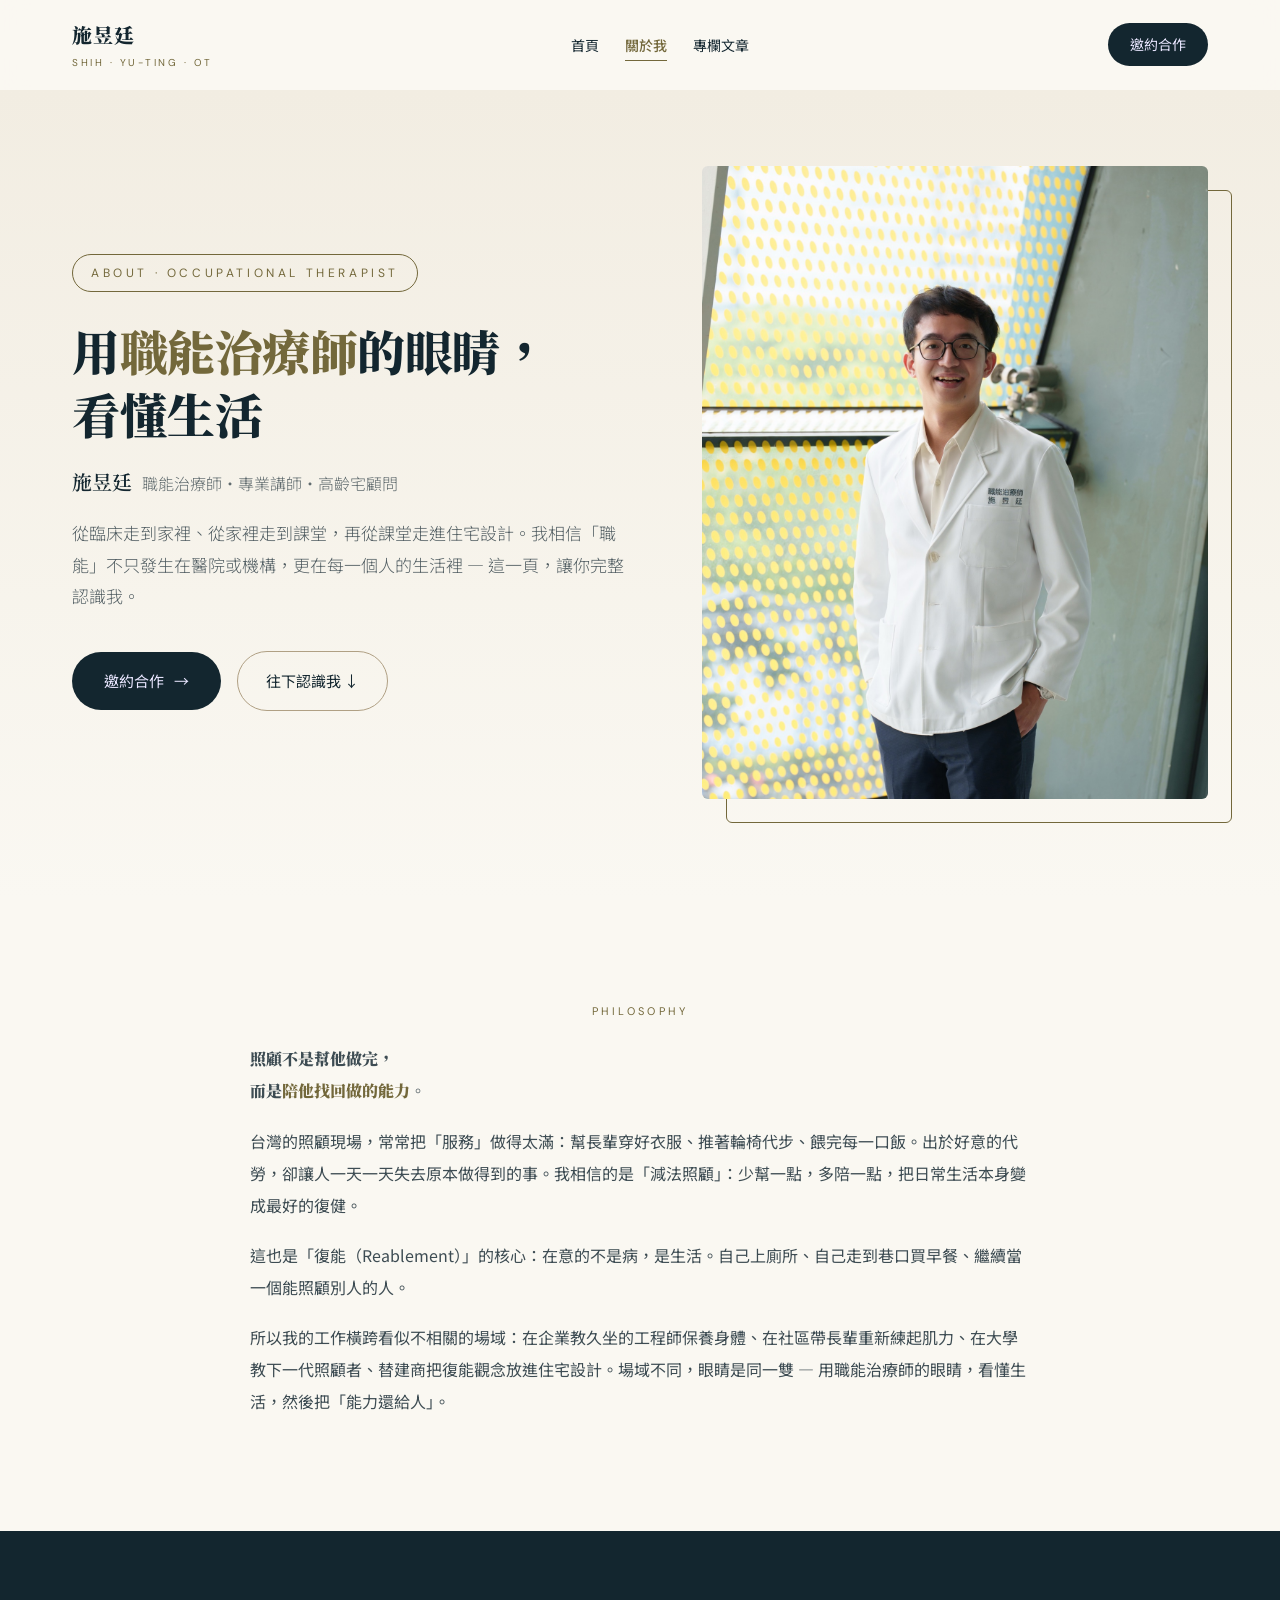
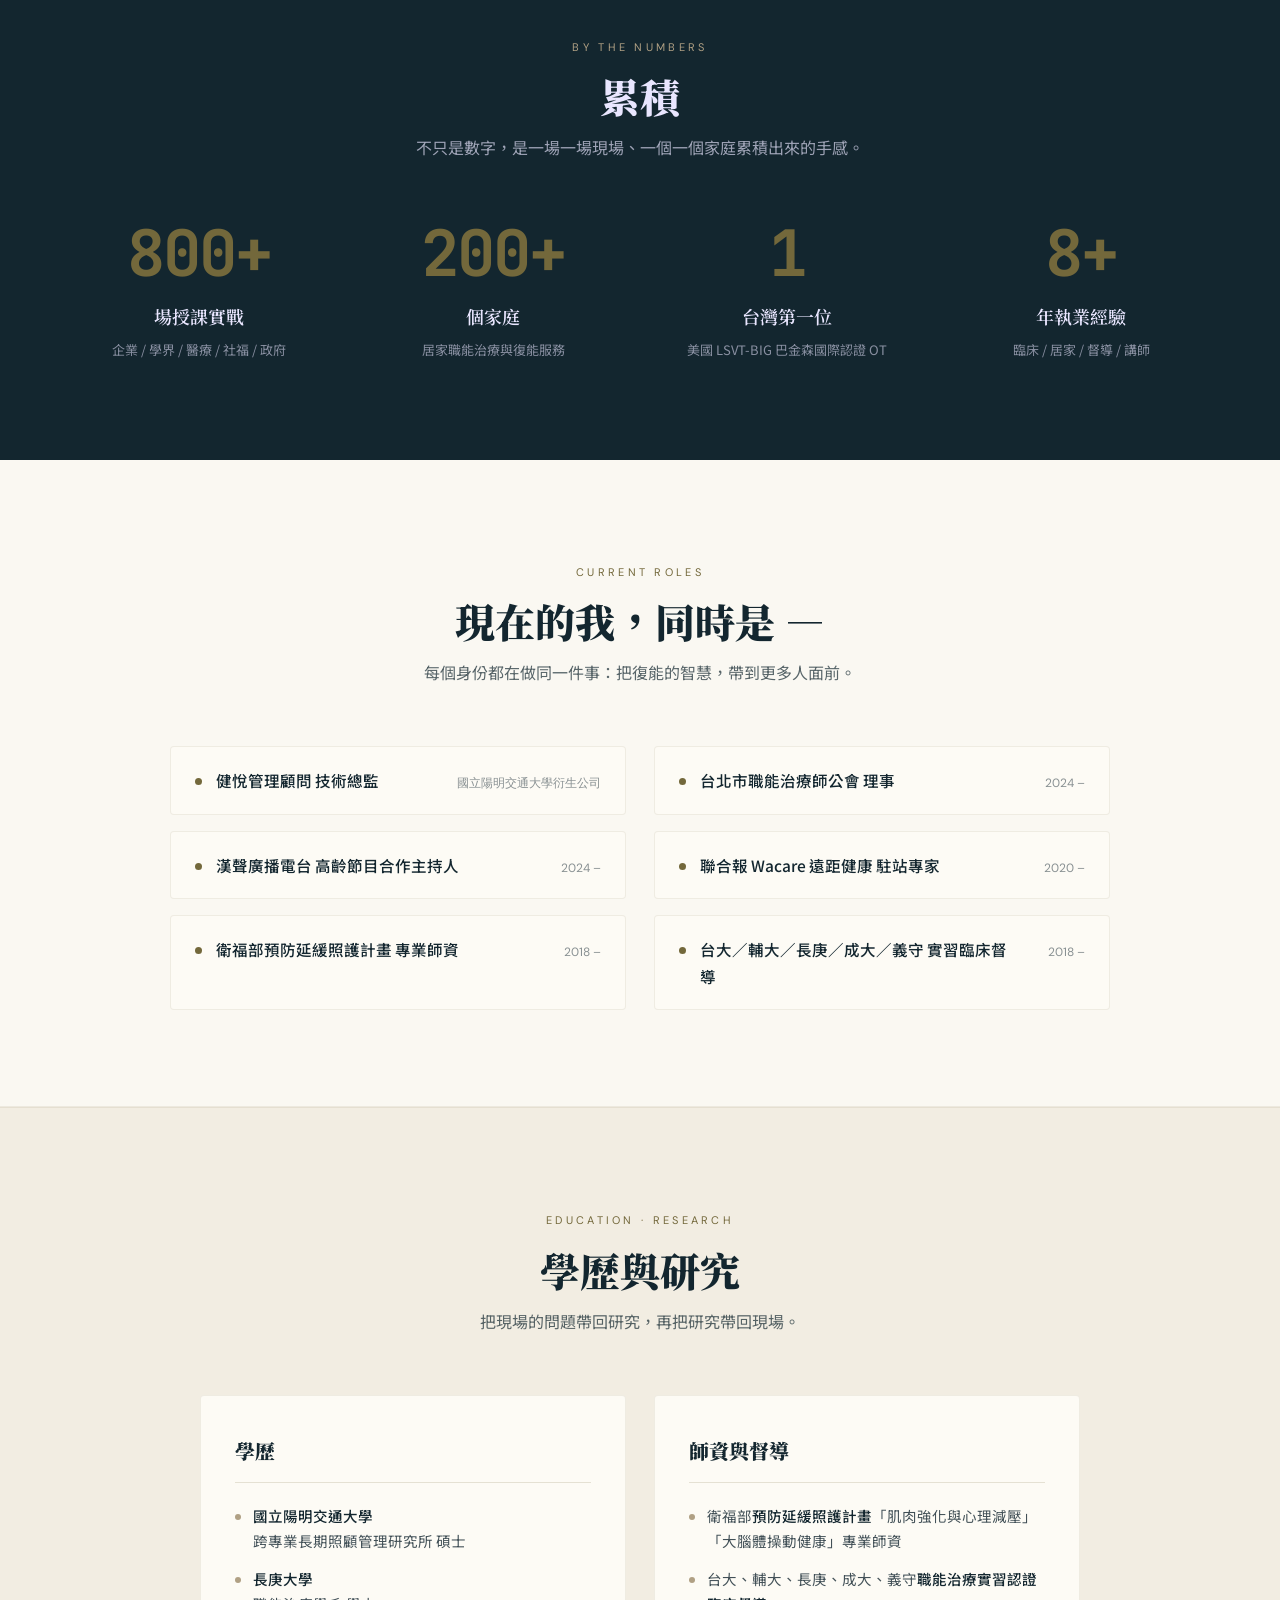
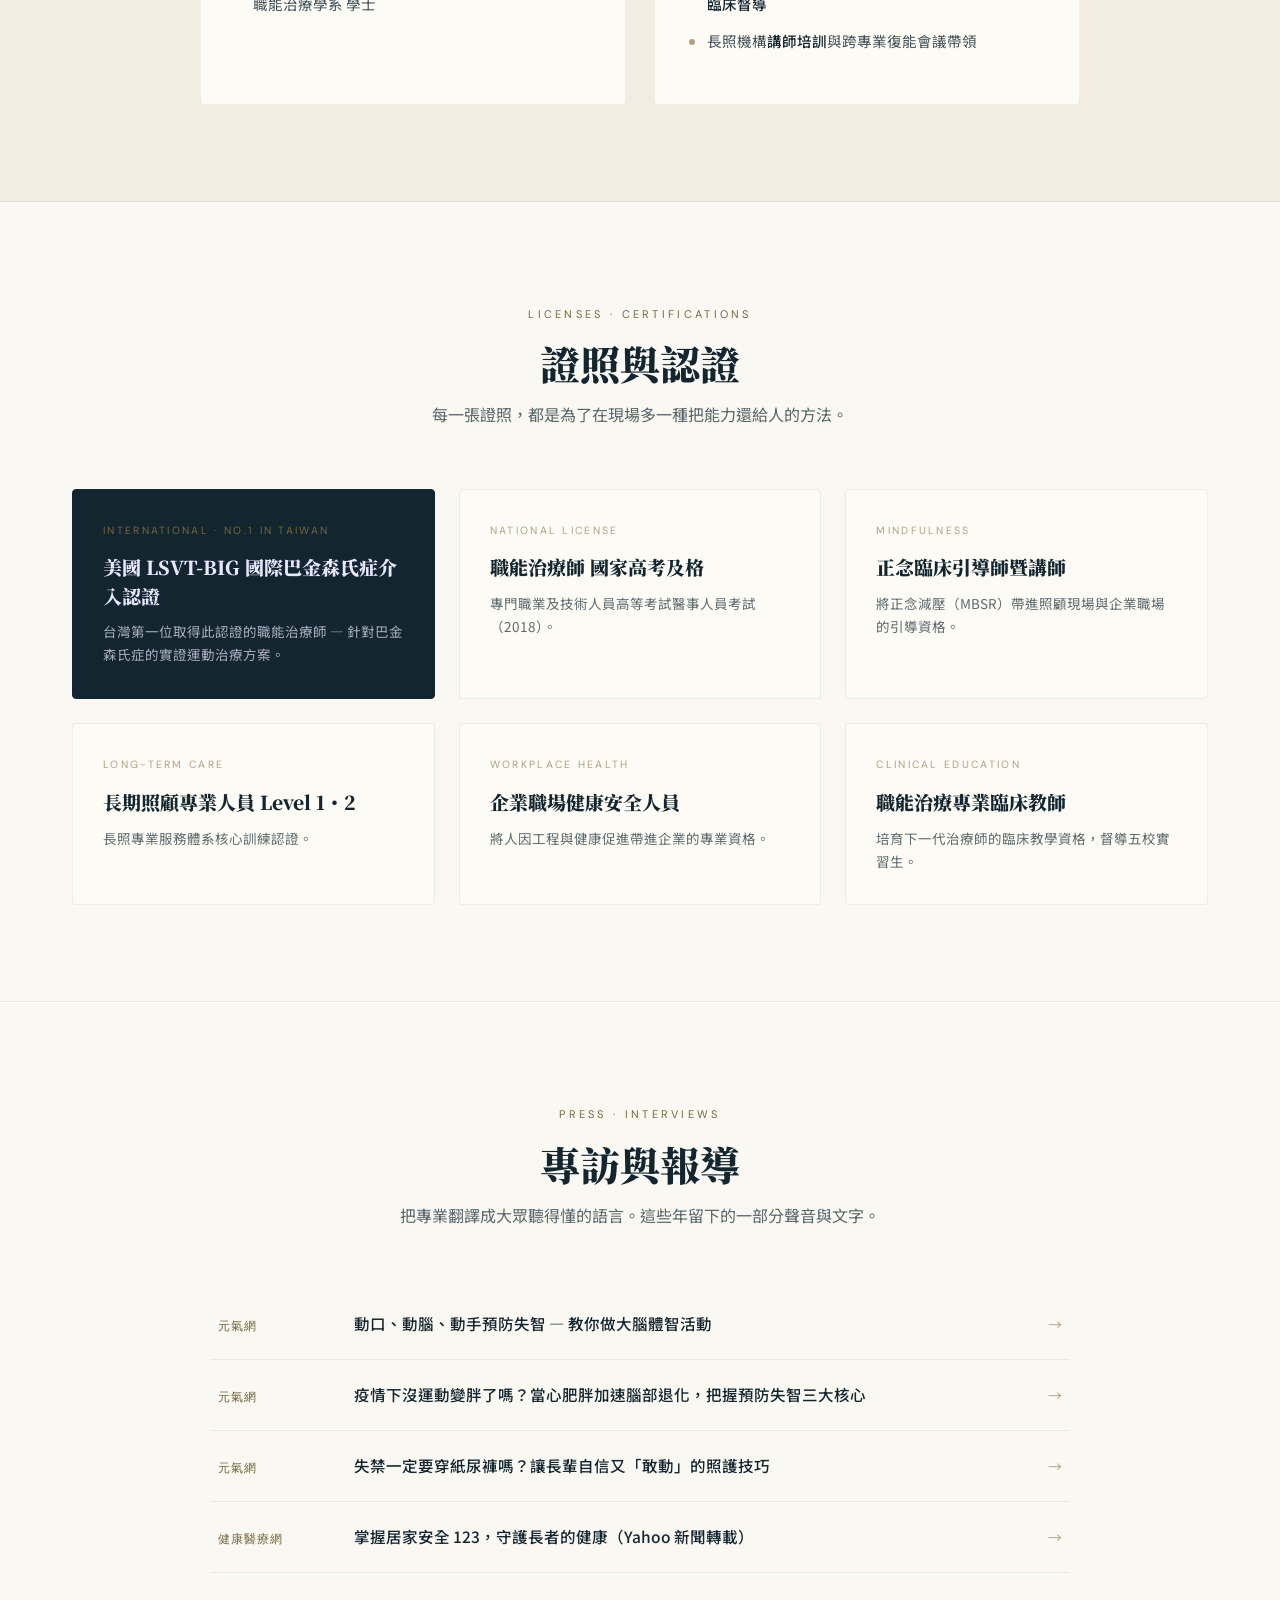
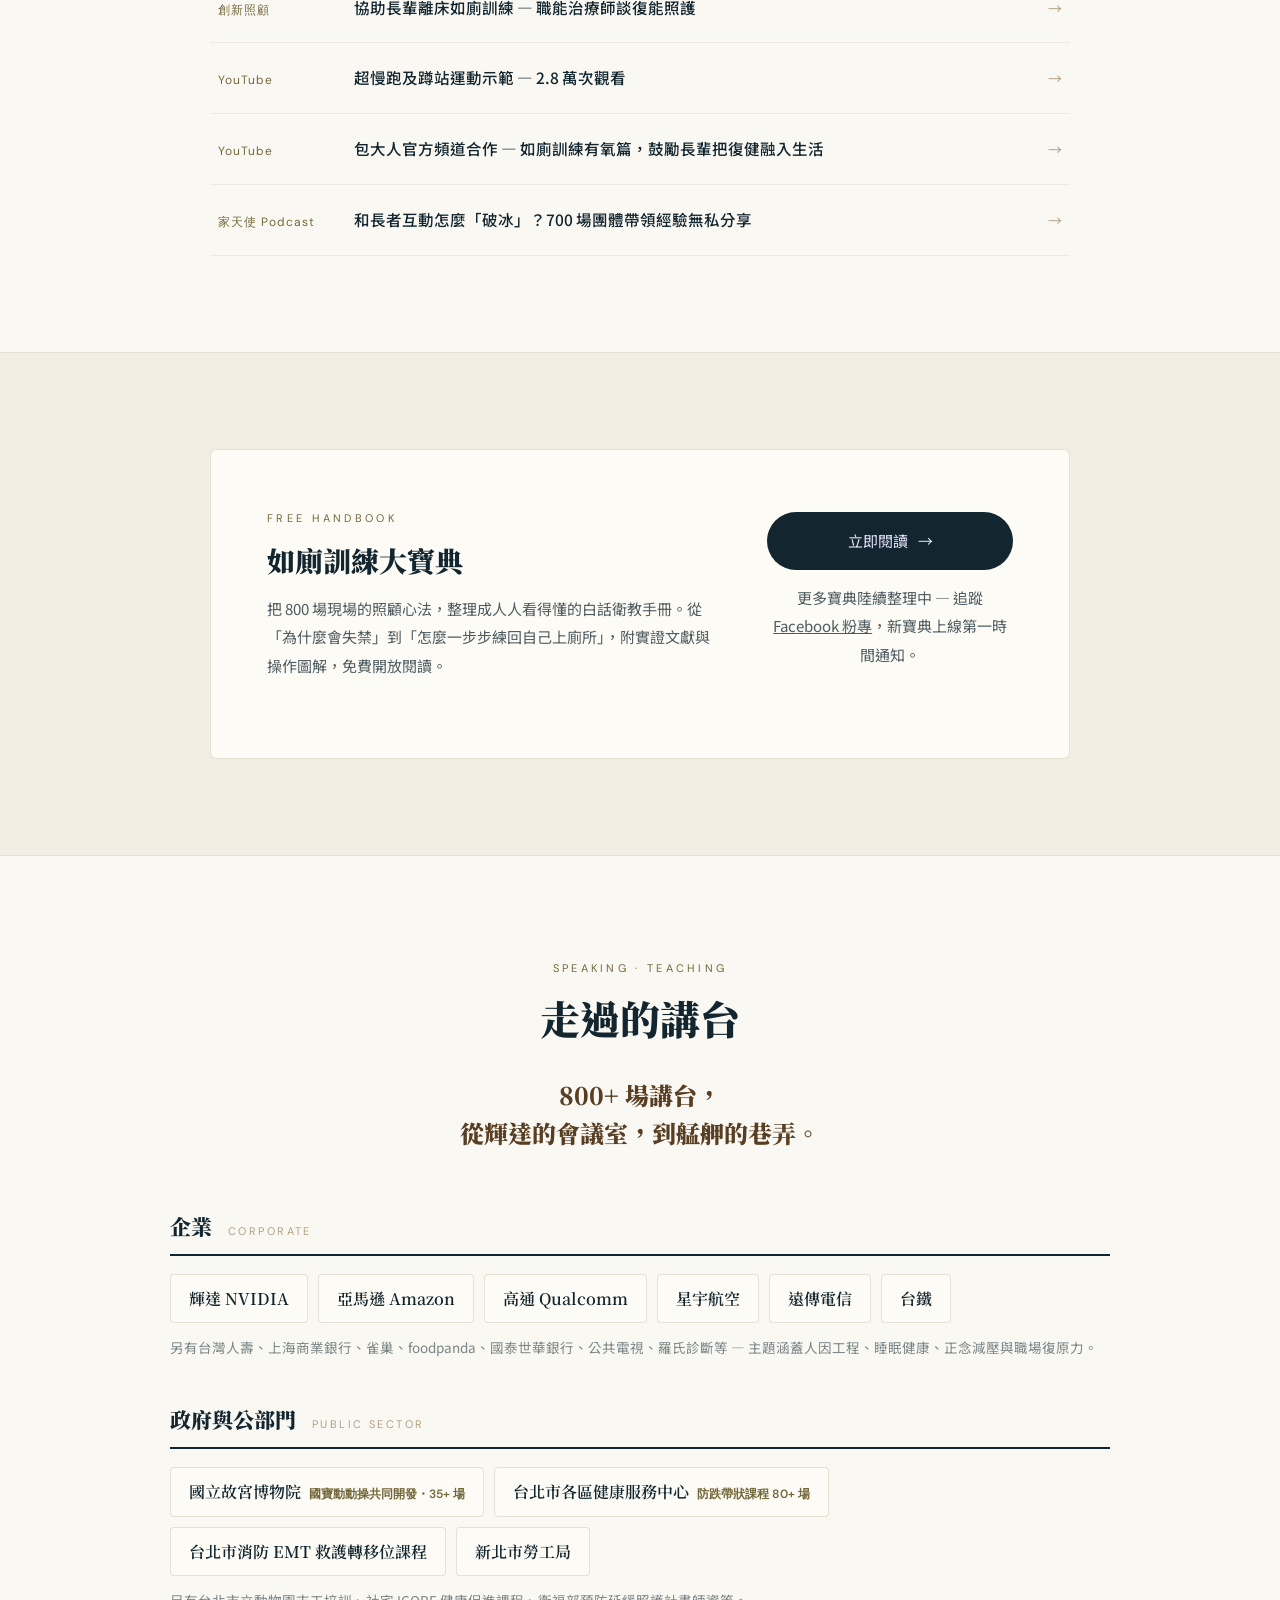
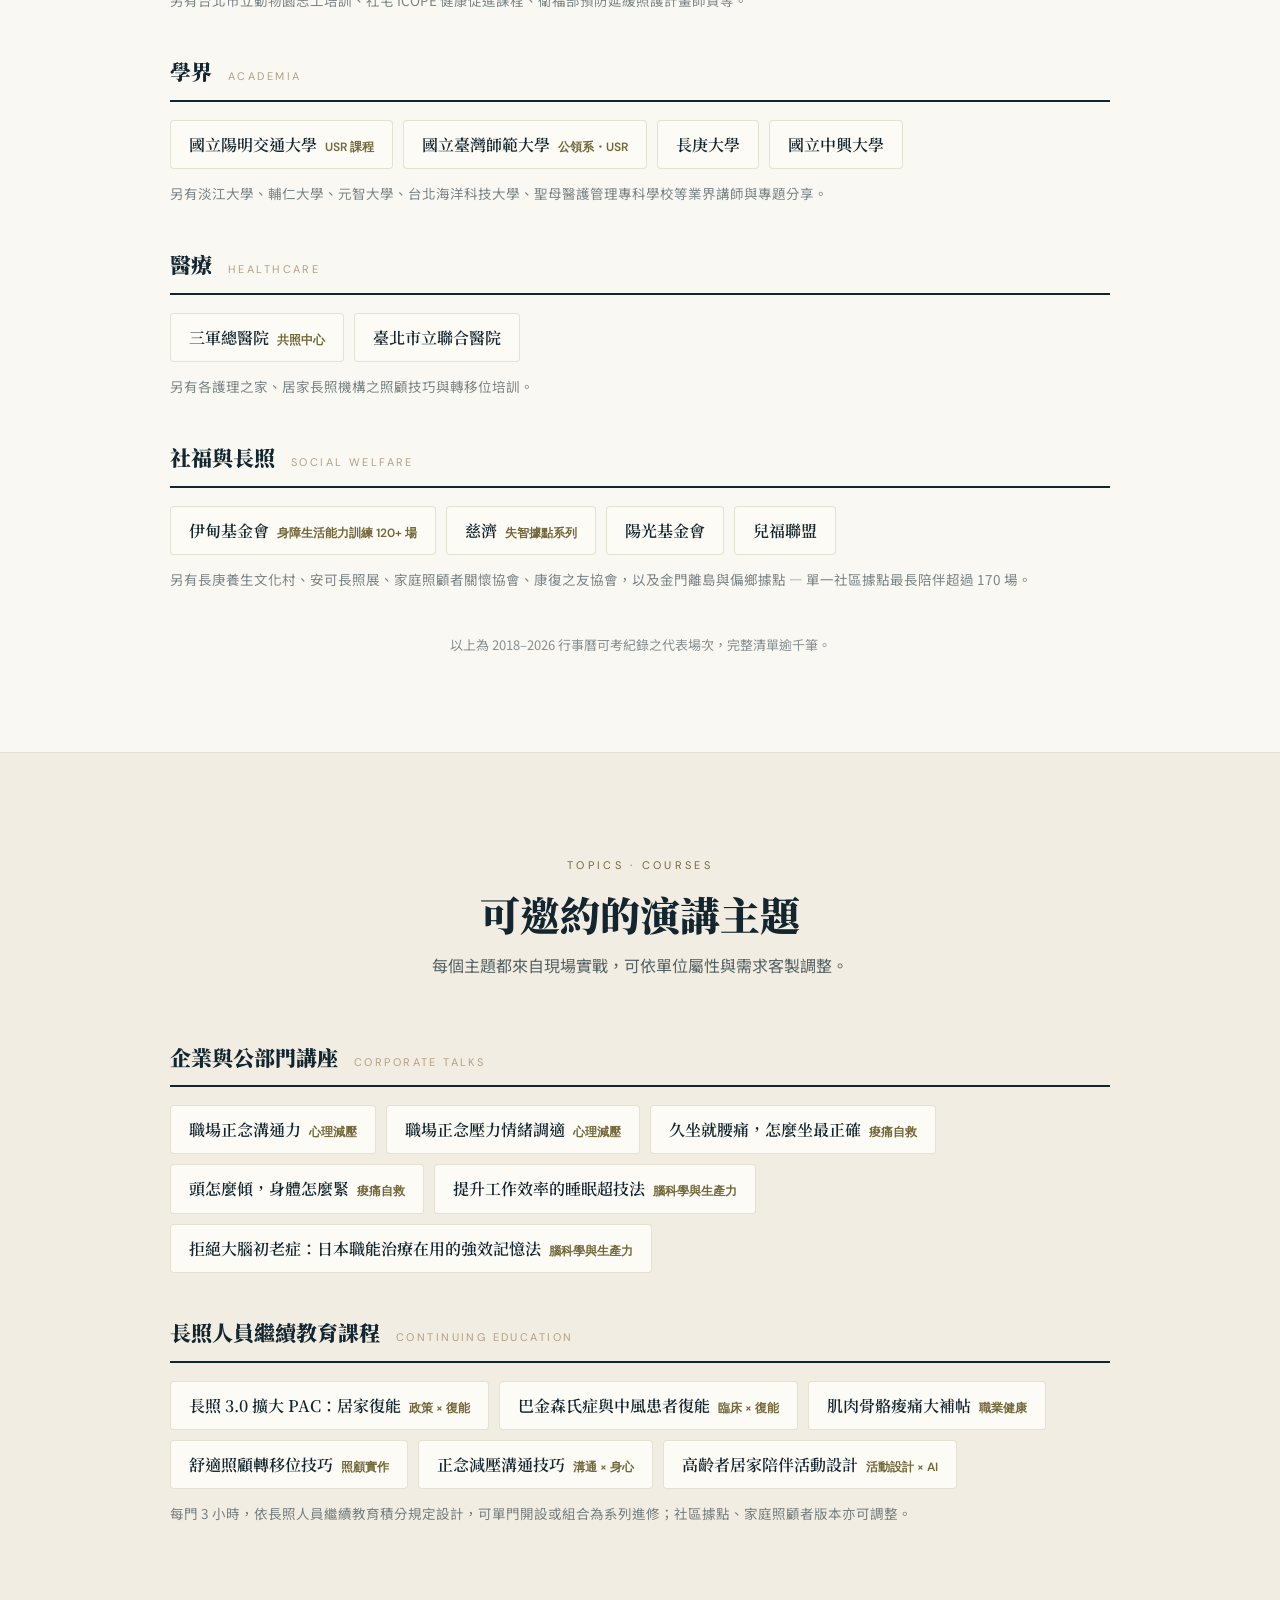
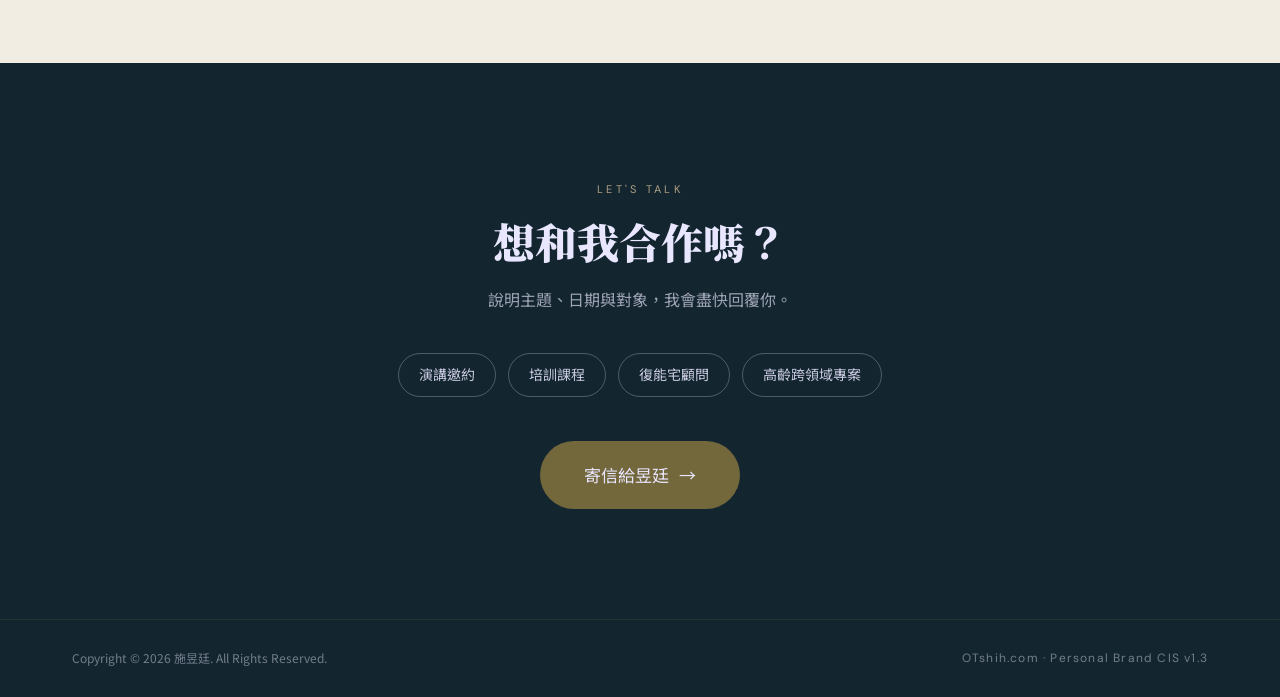
<file: about/index.html>
<!DOCTYPE html>
<html lang="zh-TW">
<head>
  <meta charset="UTF-8">
  <meta name="viewport" content="width=device-width, initial-scale=1.0">
  <title>關於昱廷｜施昱廷 職能治療師・長照課程講師</title>
  <meta name="description" content="施昱廷，職能治療師、長照課程講師、高齡宅顧問。台灣第一位取得美國 LSVT-BIG 國際巴金森認證之職能治療師，800+ 場授課實戰、200+ 個家庭服務。用職能治療師的眼睛，看懂生活。">
  <meta name="author" content="施昱廷 Shih, Yu-Ting">
  <meta name="keywords" content="施昱廷, 職能治療師, 長照課程講師, 關於, 經歷, 證照, LSVT BIG, 巴金森, 復能, 高齡友善住宅, 演講邀約">
  <link rel="canonical" href="https://otshih.com/about/">

  <!-- Favicon / App icons -->
  <link rel="icon" href="/favicon.ico" sizes="32x32">
  <link rel="icon" href="/icon.svg" type="image/svg+xml">
  <link rel="apple-touch-icon" href="/apple-touch-icon.png">
  <link rel="manifest" href="/site.webmanifest">

  <!-- Open Graph -->
  <meta property="og:type" content="profile">
  <meta property="og:locale" content="zh_TW">
  <meta property="og:site_name" content="施昱廷個人品牌官網">
  <meta property="og:url" content="https://otshih.com/about/">
  <meta property="og:title" content="關於昱廷｜施昱廷 職能治療師">
  <meta property="og:description" content="800+ 場講台，從輝達的會議室到艋舺的巷弄。台灣第一位取得美國 LSVT-BIG 巴金森國際認證之職能治療師。">
  <meta property="og:image" content="https://otshih.com/assets/hero.jpg">
  <meta property="og:image:alt" content="施昱廷 — 職能治療師">

  <meta name="twitter:card" content="summary_large_image">
  <meta name="twitter:title" content="關於昱廷｜施昱廷 職能治療師">
  <meta name="twitter:description" content="800+ 場講台，從輝達的會議室到艋舺的巷弄。">
  <meta name="twitter:image" content="https://otshih.com/assets/hero.jpg">

  <meta name="theme-color" content="#13262F">

  <script type="application/ld+json">
  {
    "@context": "https://schema.org",
    "@type": "ProfilePage",
    "mainEntity": {
      "@type": "Person",
      "name": "施昱廷",
      "alternateName": "Shih, Yu-Ting",
      "jobTitle": ["職能治療師", "長照課程講師", "高齡友善住宅顧問"],
      "description": "用職能治療師的眼睛，看懂生活 — 台灣第一位取得美國 LSVT-BIG 國際巴金森氏症介入認證之職能治療師，800+ 場授課實戰。",
      "url": "https://otshih.com/about/",
      "image": "https://otshih.com/assets/about/portrait-window.jpg",
      "sameAs": [
        "https://www.facebook.com/shihyuting.OT/",
        "https://healjoy-housing.com/",
        "https://ankemedia.com/author/yutingshi"
      ],
      "email": "mailto:j2hsi9123@gmail.com",
      "alumniOf": [
        { "@type": "CollegeOrUniversity", "name": "長庚大學 職能治療學系" },
        { "@type": "CollegeOrUniversity", "name": "國立陽明交通大學 跨專業長期照顧管理研究所" }
      ],
      "memberOf": [
        { "@type": "Organization", "name": "台北市職能治療師公會", "roleName": "理事" }
      ],
      "worksFor": { "@type": "Organization", "name": "健悅管理顧問股份有限公司", "url": "https://healjoy-housing.com/" }
    }
  }
  </script>

  <link rel="preconnect" href="https://fonts.googleapis.com">
  <link rel="preconnect" href="https://fonts.gstatic.com" crossorigin>
  <link href="https://fonts.googleapis.com/css2?family=DM+Serif+Display:ital@0;1&family=DM+Sans:wght@300;400;500&family=JetBrains+Mono:wght@500;700&family=Noto+Serif+TC:wght@600;900&family=Noto+Sans+TC:wght@300;400;500;700&display=swap" rel="stylesheet">
  <style>
    /* ============ CSS Variables (CIS v1.3 — Earth Tone Edition) ============ */
    :root {
      --jet-black: #13262F;
      --olive-bark: #73683B;
      --deep-walnut: #583E23;
      --khaki-beige: #B0A084;
      --lavender: #E9E6FF;

      --paper: #FAF8F2;
      --cream: #F2EDE2;
      --card: #FDFBF5;

      --line: rgba(115, 104, 59, 0.18);
      --line-soft: rgba(115, 104, 59, 0.10);

      --serif-en: 'DM Serif Display', serif;
      --serif-tc: 'Noto Serif TC', serif;
      --sans-en: 'DM Sans', sans-serif;
      --sans-tc: 'Noto Sans TC', sans-serif;
      --mono: 'JetBrains Mono', monospace;
    }

    /* ============ Reset ============ */
    *, *::before, *::after { box-sizing: border-box; }
    body, h1, h2, h3, h4, p, ul, ol, figure, dl, dd, dt { margin: 0; padding: 0; }
    body {
      font-family: var(--sans-tc), var(--sans-en);
      font-weight: 400;
      color: var(--jet-black);
      background: var(--paper);
      line-height: 1.7;
      -webkit-font-smoothing: antialiased;
      -moz-osx-font-smoothing: grayscale;
    }
    img { display: block; max-width: 100%; height: auto; }
    a { color: inherit; text-decoration: none; }
    button { font: inherit; cursor: pointer; border: none; background: none; color: inherit; }
    ul { list-style: none; }

    .container { max-width: 1200px; margin: 0 auto; padding: 0 32px; }
    section { padding: 96px 0; }

    .eyebrow {
      display: inline-block;
      font-family: var(--sans-en);
      font-size: 11px;
      letter-spacing: 0.3em;
      color: var(--olive-bark);
      text-transform: uppercase;
      margin-bottom: 14px;
    }
    .section-header { text-align: center; max-width: 680px; margin: 0 auto 60px; }
    .section-header h2 {
      font-family: var(--serif-tc);
      font-weight: 900;
      font-size: 40px;
      line-height: 1.3;
      margin-bottom: 12px;
    }
    .section-header p {
      font-size: 16px;
      color: rgba(19, 38, 47, 0.7);
      line-height: 1.7;
    }

    /* ============ Nav ============ */
    nav.topbar {
      position: sticky;
      top: 0;
      z-index: 100;
      background: rgba(250, 248, 242, 0.88);
      backdrop-filter: blur(14px);
      -webkit-backdrop-filter: blur(14px);
      transition: box-shadow 0.3s ease;
      border-bottom: 1px solid transparent;
    }
    nav.topbar.scrolled {
      box-shadow: 0 2px 16px rgba(19, 38, 47, 0.06);
      border-bottom-color: rgba(115, 104, 59, 0.15);
    }
    nav.topbar .container {
      display: flex;
      align-items: center;
      justify-content: space-between;
      padding-top: 18px;
      padding-bottom: 18px;
    }
    .brand { display: flex; flex-direction: column; gap: 2px; }
    .brand-name { font-family: var(--serif-tc); font-weight: 900; font-size: 20px; letter-spacing: 0.04em; }
    .brand-sub { font-family: var(--sans-en); font-size: 10px; letter-spacing: 0.25em; color: var(--olive-bark); text-transform: uppercase; }
    .nav-links { display: flex; gap: 26px; }
    .nav-links a { font-size: 14px; position: relative; transition: color 0.2s; }
    .nav-links a:hover { color: var(--olive-bark); }
    .nav-links a::after {
      content: ""; position: absolute; left: 0; bottom: -6px;
      width: 0; height: 1px; background: var(--olive-bark); transition: width 0.3s;
    }
    .nav-links a:hover::after { width: 100%; }
    .nav-links a.active { color: var(--olive-bark); font-weight: 500; }
    .nav-links a.active::after { width: 100%; }
    .nav-cta {
      padding: 10px 22px; background: var(--jet-black); color: var(--lavender);
      font-size: 14px; border-radius: 100px; transition: all 0.2s;
    }
    .nav-cta:hover { background: var(--olive-bark); transform: translateY(-1px); }
    @media (max-width: 880px) { .nav-links { display: none; } }

    /* ============ About Hero ============ */
    .hero {
      padding: 76px 0 100px;
      background: linear-gradient(180deg, var(--cream) 0%, var(--paper) 100%);
    }
    .hero-grid {
      display: grid;
      grid-template-columns: 1.05fr 0.95fr;
      gap: 70px;
      align-items: center;
    }
    .hero-tag {
      display: inline-block;
      font-family: var(--sans-en);
      font-size: 12px;
      letter-spacing: 0.3em;
      text-transform: uppercase;
      color: var(--olive-bark);
      padding: 8px 18px;
      border: 1px solid var(--olive-bark);
      border-radius: 100px;
      margin-bottom: 28px;
    }
    .hero h1 {
      font-family: var(--serif-tc);
      font-weight: 900;
      font-size: 48px;
      line-height: 1.3;
      letter-spacing: -0.01em;
      margin-bottom: 20px;
    }
    .hero h1 em { font-style: normal; color: var(--olive-bark); }
    .hero .identity {
      font-family: var(--serif-tc);
      font-weight: 600;
      font-size: 20px;
      margin-bottom: 8px;
    }
    .hero .identity span {
      font-family: var(--sans-tc);
      font-weight: 300;
      font-size: 16px;
      color: rgba(19, 38, 47, 0.66);
      margin-left: 10px;
    }
    .hero .subtitle {
      font-weight: 300;
      font-size: 17px;
      line-height: 1.85;
      color: rgba(19, 38, 47, 0.72);
      margin: 18px 0 40px;
      max-width: 34em;
    }
    .btn-primary {
      display: inline-flex; align-items: center; gap: 10px;
      padding: 16px 32px; background: var(--jet-black); color: var(--lavender);
      font-size: 15px; border-radius: 100px; transition: all 0.25s ease;
    }
    .btn-primary:hover {
      background: var(--olive-bark); transform: translateY(-2px);
      box-shadow: 0 12px 28px rgba(115, 104, 59, 0.3);
    }
    .btn-primary::after { content: "→"; transition: transform 0.2s; }
    .btn-primary:hover::after { transform: translateX(4px); }
    .btn-ghost {
      display: inline-flex; align-items: center; gap: 8px;
      padding: 16px 28px; font-size: 15px; border-radius: 100px;
      border: 1px solid var(--khaki-beige); color: var(--jet-black);
      transition: all 0.25s; margin-left: 12px;
    }
    .btn-ghost:hover { border-color: var(--olive-bark); color: var(--olive-bark); }
    .hero-photo { position: relative; }
    .hero-photo img {
      width: 100%;
      aspect-ratio: 4/5;
      object-fit: cover;
      object-position: 50% 20%;
      border-radius: 6px;
      position: relative;
      z-index: 2;
    }
    .hero-photo::before {
      content: "";
      position: absolute;
      inset: 24px -24px -24px 24px;
      border: 1px solid var(--olive-bark);
      border-radius: 6px;
      z-index: 1;
    }
    @media (max-width: 880px) {
      .hero-grid { grid-template-columns: 1fr; gap: 44px; }
      .hero h1 { font-size: 34px; }
      .btn-ghost { margin-left: 0; margin-top: 12px; }
    }

    /* ============ Philosophy ============ */
    #philosophy { background: var(--paper); }
    .philosophy-inner { max-width: 780px; margin: 0 auto; text-align: center; }
    .philosophy-quote {
      font-family: var(--serif-tc);
      font-weight: 900;
      font-size: 34px;
      line-height: 1.5;
      margin: 8px 0 36px;
    }
    .philosophy-quote em { font-style: normal; color: var(--olive-bark); }
    .philosophy-inner p {
      font-size: 16px;
      line-height: 2;
      color: rgba(19, 38, 47, 0.82);
      margin-bottom: 18px;
      text-align: left;
    }
    @media (max-width: 880px) { .philosophy-quote { font-size: 26px; } }

    /* ============ Stats (4-up dark) ============ */
    #numbers {
      background: var(--jet-black);
      color: var(--lavender);
      padding: 100px 0;
    }
    #numbers .section-header h2 { color: var(--lavender); }
    #numbers .section-header p { color: rgba(233, 230, 255, 0.65); }
    .stats-grid {
      display: grid;
      grid-template-columns: repeat(4, 1fr);
      gap: 40px;
    }
    .stat-item { text-align: center; padding: 0 8px; }
    .stat-number {
      font-family: var(--mono);
      font-weight: 700;
      font-size: 64px;
      line-height: 1;
      color: var(--olive-bark);
      letter-spacing: -0.03em;
      margin-bottom: 16px;
    }
    .stat-label {
      font-family: var(--serif-tc);
      font-weight: 600;
      font-size: 18px;
      color: var(--lavender);
      margin-bottom: 8px;
    }
    .stat-sub { font-size: 13px; color: rgba(233, 230, 255, 0.55); line-height: 1.5; }
    @media (max-width: 880px) {
      .stats-grid { grid-template-columns: repeat(2, 1fr); gap: 40px 20px; }
      .stat-number { font-size: 48px; }
    }

    /* ============ Roles (現任) ============ */
    #roles { background: var(--paper); border-bottom: 1px solid var(--line-soft); }
    .roles-grid {
      display: grid;
      grid-template-columns: repeat(2, 1fr);
      gap: 16px 28px;
      max-width: 940px;
      margin: 0 auto;
    }
    .role-item {
      display: flex;
      align-items: baseline;
      gap: 14px;
      background: var(--card);
      border: 1px solid var(--line-soft);
      border-radius: 4px;
      padding: 20px 24px;
    }
    .role-item .dot {
      width: 7px; height: 7px; border-radius: 100px;
      background: var(--olive-bark); flex-shrink: 0;
      position: relative; top: -2px;
    }
    .role-name { font-weight: 500; font-size: 15.5px; }
    .role-time {
      font-family: var(--sans-en);
      font-size: 12px;
      color: rgba(19, 38, 47, 0.5);
      margin-left: auto;
      white-space: nowrap;
      padding-left: 12px;
    }
    @media (max-width: 760px) { .roles-grid { grid-template-columns: 1fr; } }

    /* ============ Certifications ============ */
    #certs { background: var(--paper); border-bottom: 1px solid var(--line-soft); }
    .certs-grid {
      display: grid;
      grid-template-columns: repeat(3, 1fr);
      gap: 24px;
    }
    .cert-card {
      background: var(--card);
      border: 1px solid var(--line-soft);
      border-radius: 4px;
      padding: 32px 30px;
      transition: all 0.25s;
    }
    .cert-card:hover { border-color: var(--olive-bark); transform: translateY(-3px); box-shadow: 0 16px 32px rgba(19, 38, 47, 0.06); }
    .cert-card.flagship {
      background: var(--jet-black);
      color: var(--lavender);
      border-color: var(--jet-black);
    }
    .cert-tag {
      font-family: var(--sans-en);
      font-size: 10.5px;
      letter-spacing: 0.22em;
      text-transform: uppercase;
      color: var(--khaki-beige);
      margin-bottom: 14px;
    }
    .cert-card.flagship .cert-tag { color: var(--olive-bark); }
    .cert-name {
      font-family: var(--serif-tc);
      font-weight: 900;
      font-size: 19px;
      line-height: 1.5;
      margin-bottom: 10px;
    }
    .cert-desc { font-size: 13.5px; line-height: 1.7; color: rgba(19, 38, 47, 0.68); }
    .cert-card.flagship .cert-desc { color: rgba(233, 230, 255, 0.7); }
    @media (max-width: 990px) { .certs-grid { grid-template-columns: repeat(2, 1fr); } }
    @media (max-width: 660px) { .certs-grid { grid-template-columns: 1fr; } }

    /* ============ Press ============ */
    #press { background: var(--paper); }
    .press-list { max-width: 860px; margin: 0 auto; }
    .press-item {
      display: flex;
      align-items: baseline;
      gap: 18px;
      padding: 22px 8px;
      border-bottom: 1px solid var(--line-soft);
      transition: all 0.2s;
    }
    a.press-item:hover { background: var(--card); padding-left: 16px; }
    a.press-item:hover .press-title { color: var(--olive-bark); }
    .press-outlet {
      font-family: var(--sans-en);
      font-size: 12px;
      letter-spacing: 0.08em;
      color: var(--olive-bark);
      flex: 0 0 118px;
      white-space: nowrap;
    }
    .press-title { font-size: 15.5px; font-weight: 500; line-height: 1.6; transition: color 0.2s; }
    .press-arrow { margin-left: auto; color: var(--khaki-beige); font-size: 14px; padding-left: 12px; }
    @media (max-width: 660px) {
      .press-item { flex-direction: column; gap: 6px; }
      .press-outlet { flex-basis: auto; }
      .press-arrow { display: none; }
    }

    /* ============ Handbook ============ */
    #handbook { background: var(--cream); border-top: 1px solid var(--line-soft); border-bottom: 1px solid var(--line-soft); }
    .handbook-card {
      max-width: 860px;
      margin: 0 auto;
      background: var(--card);
      border: 1px solid var(--line);
      border-radius: 6px;
      padding: 52px 56px;
      display: grid;
      grid-template-columns: 1.3fr 0.7fr;
      gap: 44px;
      align-items: center;
    }
    .handbook-card h3 {
      font-family: var(--serif-tc);
      font-weight: 900;
      font-size: 28px;
      margin-bottom: 14px;
      line-height: 1.4;
    }
    .handbook-card p { font-size: 15px; line-height: 1.9; color: rgba(19, 38, 47, 0.75); margin-bottom: 26px; }
    .handbook-side { text-align: center; }
    .handbook-side .btn-primary { width: 100%; justify-content: center; margin-bottom: 14px; }
    .handbook-note { font-size: 12.5px; color: rgba(19, 38, 47, 0.55); line-height: 1.7; }
    @media (max-width: 820px) {
      .handbook-card { grid-template-columns: 1fr; padding: 40px 32px; }
    }

    /* ============ Stages (走過的講台) ============ */
    #stages { background: var(--paper); }
    .stages-tagline {
      text-align: center;
      font-family: var(--serif-tc);
      font-weight: 900;
      font-size: 24px;
      color: var(--deep-walnut);
      margin: -28px auto 56px;
      max-width: 640px;
      line-height: 1.6;
    }
    .stage-group { max-width: 940px; margin: 0 auto 42px; }
    .stage-cat {
      display: flex;
      align-items: baseline;
      gap: 16px;
      margin-bottom: 18px;
      padding-bottom: 10px;
      border-bottom: 2px solid var(--jet-black);
    }
    .stage-cat h3 {
      font-family: var(--serif-tc);
      font-weight: 900;
      font-size: 21px;
    }
    .stage-cat .stage-cat-en {
      font-family: var(--sans-en);
      font-size: 11px;
      letter-spacing: 0.22em;
      text-transform: uppercase;
      color: var(--khaki-beige);
    }
    .stage-featured {
      display: flex;
      flex-wrap: wrap;
      gap: 10px;
      margin-bottom: 12px;
    }
    .stage-featured span {
      font-family: var(--serif-tc);
      font-weight: 600;
      font-size: 16px;
      background: var(--card);
      border: 1px solid var(--line);
      border-radius: 4px;
      padding: 10px 18px;
    }
    .stage-featured span em {
      font-style: normal;
      font-family: var(--sans-en);
      font-size: 12px;
      color: var(--olive-bark);
      margin-left: 8px;
    }
    .stage-more {
      font-size: 13.5px;
      color: rgba(19, 38, 47, 0.55);
      line-height: 1.8;
    }
    .stages-footnote {
      text-align: center;
      font-size: 13px;
      color: rgba(19, 38, 47, 0.5);
      margin-top: 8px;
    }

    /* ============ Education（學歷與研究）============ */
    #education { background: var(--cream); border-top: 1px solid var(--line-soft); border-bottom: 1px solid var(--line-soft); }
    /* ============ Topics（可邀約主題）============ */
    #topics { background: var(--cream); border-top: 1px solid var(--line-soft); }
    .academic-grid {
      display: grid;
      grid-template-columns: repeat(2, 1fr);
      gap: 28px;
      max-width: 880px;
      margin: 0 auto;
    }
    .academic-card {
      background: var(--card);
      border: 1px solid var(--line-soft);
      border-radius: 4px;
      padding: 38px 34px;
    }
    .academic-card h3 {
      font-family: var(--serif-tc);
      font-weight: 900;
      font-size: 20px;
      margin-bottom: 20px;
      padding-bottom: 14px;
      border-bottom: 1px solid var(--line);
    }
    .academic-card li {
      font-size: 14.5px;
      line-height: 1.75;
      color: rgba(19, 38, 47, 0.8);
      padding-left: 18px;
      position: relative;
      margin-bottom: 12px;
    }
    .academic-card li::before {
      content: "";
      position: absolute;
      left: 0;
      top: 11px;
      width: 6px;
      height: 6px;
      border-radius: 100px;
      background: var(--khaki-beige);
    }
    .academic-card li strong { font-weight: 500; color: var(--jet-black); }
    @media (max-width: 880px) { .academic-grid { grid-template-columns: 1fr; } }

    /* ============ Contact ============ */
    #contact {
      background: var(--jet-black);
      color: var(--lavender);
      text-align: center;
      padding: 110px 0;
    }
    .contact-headline {
      font-family: var(--serif-tc);
      font-weight: 900;
      font-size: 42px;
      line-height: 1.35;
      max-width: 720px;
      margin: 0 auto 16px;
      color: var(--lavender);
    }
    .contact-sub { font-size: 16px; color: rgba(233, 230, 255, 0.65); margin-bottom: 40px; }
    .contact-types {
      display: flex;
      flex-wrap: wrap;
      justify-content: center;
      gap: 12px;
      margin-bottom: 44px;
    }
    .contact-types span {
      font-size: 14px;
      padding: 9px 20px;
      border: 1px solid rgba(233, 230, 255, 0.28);
      border-radius: 100px;
      color: rgba(233, 230, 255, 0.85);
    }
    .contact-cta {
      display: inline-flex; align-items: center; gap: 10px;
      padding: 20px 44px; background: var(--olive-bark); color: var(--lavender);
      font-size: 17px; border-radius: 100px; transition: all 0.25s;
    }
    .contact-cta:hover {
      background: var(--khaki-beige); color: var(--jet-black);
      transform: translateY(-2px);
      box-shadow: 0 12px 28px rgba(176, 160, 132, 0.35);
    }
    .contact-cta::after { content: "→"; transition: transform 0.2s; }
    .contact-cta:hover::after { transform: translateX(4px); }
    @media (max-width: 880px) { .contact-headline { font-size: 30px; } }

    /* ============ Footer ============ */
    footer {
      background: var(--jet-black);
      color: rgba(233, 230, 255, 0.45);
      padding: 28px 0;
      text-align: center;
      font-size: 12px;
      border-top: 1px solid rgba(115, 104, 59, 0.18);
    }
    .footer-grid {
      display: flex;
      justify-content: space-between;
      flex-wrap: wrap;
      gap: 12px;
      align-items: center;
    }
    .footer-right { font-family: var(--sans-en); letter-spacing: 0.1em; }
    @media (max-width: 700px) { .footer-grid { justify-content: center; } }
  </style>
</head>
<body>

  <!-- =================== NAV =================== -->
  <nav class="topbar" id="topnav">
    <div class="container">
      <a href="/" class="brand">
        <span class="brand-name">施昱廷</span>
        <span class="brand-sub">SHIH · YU-TING · OT</span>
      </a>
      <ul class="nav-links">
        <li><a href="/">首頁</a></li>
        <li><a href="/about/" class="active">關於我</a></li>
        <li><a href="/articles/">專欄文章</a></li>
      </ul>
      <a href="/#contact" class="nav-cta">邀約合作</a>
    </div>
  </nav>

  <!-- =================== HERO =================== -->
  <section class="hero">
    <div class="container">
      <div class="hero-grid">
        <div class="hero-text">
          <span class="hero-tag">About · Occupational Therapist</span>
          <h1>用<em>職能治療師</em>的眼睛，<br>看懂生活</h1>
          <p class="identity">施昱廷<span>職能治療師・專業講師・高齡宅顧問</span></p>
          <p class="subtitle">從臨床走到家裡、從家裡走到課堂，再從課堂走進住宅設計。我相信「職能」不只發生在醫院或機構，更在每一個人的生活裡 — 這一頁，讓你完整認識我。</p>
          <div>
            <a href="/#contact" class="btn-primary">邀約合作</a>
            <a href="#philosophy" class="btn-ghost">往下認識我 ↓</a>
          </div>
        </div>
        <div class="hero-photo">
          <img src="/assets/about/portrait-window.jpg" alt="施昱廷 — 職能治療師白袍形象照" loading="eager">
        </div>
      </div>
    </div>
  </section>

  <!-- =================== PHILOSOPHY =================== -->
  <section id="philosophy">
    <div class="container">
      <div class="philosophy-inner">
        <span class="eyebrow">Philosophy</span>
        <p class="philosophy-quote">照顧不是幫他做完，<br>而是<em>陪他找回做的能力</em>。</p>
        <p>台灣的照顧現場，常常把「服務」做得太滿：幫長輩穿好衣服、推著輪椅代步、餵完每一口飯。出於好意的代勞，卻讓人一天一天失去原本做得到的事。我相信的是「減法照顧」：少幫一點，多陪一點，把日常生活本身變成最好的復健。</p>
        <p>這也是「復能（Reablement）」的核心：在意的不是病，是生活。自己上廁所、自己走到巷口買早餐、繼續當一個能照顧別人的人。</p>
        <p>所以我的工作橫跨看似不相關的場域：在企業教久坐的工程師保養身體、在社區帶長輩重新練起肌力、在大學教下一代照顧者、替建商把復能觀念放進住宅設計。場域不同，眼睛是同一雙 — 用職能治療師的眼睛，看懂生活，然後把「能力還給人」。</p>
      </div>
    </div>
  </section>

  <!-- =================== NUMBERS =================== -->
  <section id="numbers">
    <div class="container">
      <div class="section-header">
        <span class="eyebrow" style="color: var(--khaki-beige);">By the Numbers</span>
        <h2>累積</h2>
        <p>不只是數字，是一場一場現場、一個一個家庭累積出來的手感。</p>
      </div>
      <div class="stats-grid">
        <div class="stat-item">
          <div class="stat-number">800+</div>
          <div class="stat-label">場授課實戰</div>
          <div class="stat-sub">企業 / 學界 / 醫療 / 社福 / 政府</div>
        </div>
        <div class="stat-item">
          <div class="stat-number">200+</div>
          <div class="stat-label">個家庭</div>
          <div class="stat-sub">居家職能治療與復能服務</div>
        </div>
        <div class="stat-item">
          <div class="stat-number">1</div>
          <div class="stat-label">台灣第一位</div>
          <div class="stat-sub">美國 LSVT-BIG 巴金森國際認證 OT</div>
        </div>
        <div class="stat-item">
          <div class="stat-number">8+</div>
          <div class="stat-label">年執業經驗</div>
          <div class="stat-sub">臨床 / 居家 / 督導 / 講師</div>
        </div>
      </div>
    </div>
  </section>

  <!-- =================== ROLES =================== -->
  <section id="roles">
    <div class="container">
      <div class="section-header">
        <span class="eyebrow">Current Roles</span>
        <h2>現在的我，同時是 —</h2>
        <p>每個身份都在做同一件事：把復能的智慧，帶到更多人面前。</p>
      </div>
      <div class="roles-grid">
        <div class="role-item"><span class="dot"></span><span class="role-name">健悅管理顧問 技術總監</span><span class="role-time">國立陽明交通大學衍生公司</span></div>
        <div class="role-item"><span class="dot"></span><span class="role-name">台北市職能治療師公會 理事</span><span class="role-time">2024 –</span></div>
        <div class="role-item"><span class="dot"></span><span class="role-name">漢聲廣播電台 高齡節目合作主持人</span><span class="role-time">2024 –</span></div>
        <div class="role-item"><span class="dot"></span><span class="role-name">聯合報 Wacare 遠距健康 駐站專家</span><span class="role-time">2020 –</span></div>
        <div class="role-item"><span class="dot"></span><span class="role-name">衛福部預防延緩照護計畫 專業師資</span><span class="role-time">2018 –</span></div>
        <div class="role-item"><span class="dot"></span><span class="role-name">台大／輔大／長庚／成大／義守 實習臨床督導</span><span class="role-time">2018 –</span></div>
      </div>
    </div>
  </section>

  <!-- =================== EDUCATION =================== -->
  <section id="education">
    <div class="container">
      <div class="section-header">
        <span class="eyebrow">Education · Research</span>
        <h2>學歷與研究</h2>
        <p>把現場的問題帶回研究，再把研究帶回現場。</p>
      </div>
      <div class="academic-grid">
        <div class="academic-card">
          <h3>學歷</h3>
          <ul>
            <li><strong>國立陽明交通大學</strong><br>跨專業長期照顧管理研究所 碩士</li>
            <li><strong>長庚大學</strong><br>職能治療學系 學士</li>
          </ul>
        </div>
        <div class="academic-card">
          <h3>師資與督導</h3>
          <ul>
            <li>衛福部<strong>預防延緩照護計畫</strong>「肌肉強化與心理減壓」「大腦體操動健康」專業師資</li>
            <li>台大、輔大、長庚、成大、義守<strong>職能治療實習認證臨床督導</strong></li>
            <li>長照機構<strong>講師培訓</strong>與跨專業復能會議帶領</li>
          </ul>
        </div>
      </div>
    </div>
  </section>

  <!-- =================== CERTS =================== -->
  <section id="certs">
    <div class="container">
      <div class="section-header">
        <span class="eyebrow">Licenses · Certifications</span>
        <h2>證照與認證</h2>
        <p>每一張證照，都是為了在現場多一種把能力還給人的方法。</p>
      </div>
      <div class="certs-grid">
        <div class="cert-card flagship">
          <div class="cert-tag">International · No.1 in Taiwan</div>
          <div class="cert-name">美國 LSVT-BIG 國際巴金森氏症介入認證</div>
          <p class="cert-desc">台灣第一位取得此認證的職能治療師 — 針對巴金森氏症的實證運動治療方案。</p>
        </div>
        <div class="cert-card">
          <div class="cert-tag">National License</div>
          <div class="cert-name">職能治療師 國家高考及格</div>
          <p class="cert-desc">專門職業及技術人員高等考試醫事人員考試（2018）。</p>
        </div>
        <div class="cert-card">
          <div class="cert-tag">Mindfulness</div>
          <div class="cert-name">正念臨床引導師暨講師</div>
          <p class="cert-desc">將正念減壓（MBSR）帶進照顧現場與企業職場的引導資格。</p>
        </div>
        <div class="cert-card">
          <div class="cert-tag">Long-Term Care</div>
          <div class="cert-name">長期照顧專業人員 Level 1・2</div>
          <p class="cert-desc">長照專業服務體系核心訓練認證。</p>
        </div>
        <div class="cert-card">
          <div class="cert-tag">Workplace Health</div>
          <div class="cert-name">企業職場健康安全人員</div>
          <p class="cert-desc">將人因工程與健康促進帶進企業的專業資格。</p>
        </div>
        <div class="cert-card">
          <div class="cert-tag">Clinical Education</div>
          <div class="cert-name">職能治療專業臨床教師</div>
          <p class="cert-desc">培育下一代治療師的臨床教學資格，督導五校實習生。</p>
        </div>
      </div>
    </div>
  </section>

  <!-- =================== PRESS =================== -->
  <section id="press">
    <div class="container">
      <div class="section-header">
        <span class="eyebrow">Press · Interviews</span>
        <h2>專訪與報導</h2>
        <p>把專業翻譯成大眾聽得懂的語言。這些年留下的一部分聲音與文字。</p>
      </div>
      <div class="press-list">
        <a class="press-item" href="https://health.udn.com/health/story/6033/5627144" target="_blank" rel="noopener"><span class="press-outlet">元氣網</span><span class="press-title">動口、動腦、動手預防失智 — 教你做大腦體智活動</span><span class="press-arrow">→</span></a>
        <a class="press-item" href="https://health.udn.com/health/story/10696/5618877" target="_blank" rel="noopener"><span class="press-outlet">元氣網</span><span class="press-title">疫情下沒運動變胖了嗎？當心肥胖加速腦部退化，把握預防失智三大核心</span><span class="press-arrow">→</span></a>
        <a class="press-item" href="https://www.youtube.com/watch?v=D_B1XCWqUmw" target="_blank" rel="noopener"><span class="press-outlet">元氣網</span><span class="press-title">失禁一定要穿紙尿褲嗎？讓長輩自信又「敢動」的照護技巧</span><span class="press-arrow">→</span></a>
        <a class="press-item" href="https://www.healthnews.com.tw/article/44670" target="_blank" rel="noopener"><span class="press-outlet">健康醫療網</span><span class="press-title">掌握居家安全 123，守護長者的健康（Yahoo 新聞轉載）</span><span class="press-arrow">→</span></a>
        <a class="press-item" href="https://www.ankecare.com/article/2485-2023-04-06-06-08-03" target="_blank" rel="noopener"><span class="press-outlet">創新照顧</span><span class="press-title">協助長輩離床如廁訓練 — 職能治療師談復能照護</span><span class="press-arrow">→</span></a>
        <a class="press-item" href="https://www.youtube.com/watch?v=0_45a8_zjVs" target="_blank" rel="noopener"><span class="press-outlet">YouTube</span><span class="press-title">超慢跑及蹲站運動示範 — 2.8 萬次觀看</span><span class="press-arrow">→</span></a>
        <a class="press-item" href="https://www.youtube.com/watch?v=DqbY6N1tDKE" target="_blank" rel="noopener"><span class="press-outlet">YouTube</span><span class="press-title">包大人官方頻道合作 — 如廁訓練有氧篇，鼓勵長輩把復健融入生活</span><span class="press-arrow">→</span></a>
        <a class="press-item" href="https://podcasts.apple.com/hk/podcast/id1567737352?i=1000669583635" target="_blank" rel="noopener"><span class="press-outlet">家天使 Podcast</span><span class="press-title">和長者互動怎麼「破冰」？700 場團體帶領經驗無私分享</span><span class="press-arrow">→</span></a>
      </div>
    </div>
  </section>

  <!-- =================== HANDBOOK =================== -->
  <section id="handbook">
    <div class="container">
      <div class="handbook-card">
        <div>
          <span class="eyebrow">Free Handbook</span>
          <h3>如廁訓練大寶典</h3>
          <p>把 800 場現場的照顧心法，整理成人人看得懂的白話衛教手冊。從「為什麼會失禁」到「怎麼一步步練回自己上廁所」，附實證文獻與操作圖解，免費開放閱讀。</p>
        </div>
        <div class="handbook-side">
          <a href="https://tim-healjoy.github.io/ot-handbooks/toilet-guide/" target="_blank" rel="noopener" class="btn-primary">立即閱讀</a>
          <p class="handbook-note">更多寶典陸續整理中 — 追蹤 <a href="https://www.facebook.com/shihyuting.OT/" target="_blank" rel="noopener" style="text-decoration: underline;">Facebook 粉專</a>，新寶典上線第一時間通知。</p>
        </div>
      </div>
    </div>
  </section>

  <!-- =================== STAGES =================== -->
  <section id="stages">
    <div class="container">
      <div class="section-header">
        <span class="eyebrow">Speaking · Teaching</span>
        <h2>走過的講台</h2>
      </div>
      <p class="stages-tagline">800+ 場講台，<br>從輝達的會議室，到艋舺的巷弄。</p>

      <div class="stage-group">
        <div class="stage-cat"><h3>企業</h3><span class="stage-cat-en">Corporate</span></div>
        <div class="stage-featured">
          <span>輝達 NVIDIA</span>
          <span>亞馬遜 Amazon</span>
          <span>高通 Qualcomm</span>
          <span>星宇航空</span>
          <span>遠傳電信</span>
          <span>台鐵</span>
        </div>
        <p class="stage-more">另有台灣人壽、上海商業銀行、雀巢、foodpanda、國泰世華銀行、公共電視、羅氏診斷等 — 主題涵蓋人因工程、睡眠健康、正念減壓與職場復原力。</p>
      </div>

      <div class="stage-group">
        <div class="stage-cat"><h3>政府與公部門</h3><span class="stage-cat-en">Public Sector</span></div>
        <div class="stage-featured">
          <span>國立故宮博物院<em>國寶動動操共同開發・35+ 場</em></span>
          <span>台北市各區健康服務中心<em>防跌帶狀課程 80+ 場</em></span>
          <span>台北市消防 EMT 救護轉移位課程</span>
          <span>新北市勞工局</span>
        </div>
        <p class="stage-more">另有台北市立動物園志工培訓、社宅 ICOPE 健康促進課程、衛福部預防延緩照護計畫師資等。</p>
      </div>

      <div class="stage-group">
        <div class="stage-cat"><h3>學界</h3><span class="stage-cat-en">Academia</span></div>
        <div class="stage-featured">
          <span>國立陽明交通大學<em>USR 課程</em></span>
          <span>國立臺灣師範大學<em>公領系・USR</em></span>
          <span>長庚大學</span>
          <span>國立中興大學</span>
        </div>
        <p class="stage-more">另有淡江大學、輔仁大學、元智大學、台北海洋科技大學、聖母醫護管理專科學校等業界講師與專題分享。</p>
      </div>

      <div class="stage-group">
        <div class="stage-cat"><h3>醫療</h3><span class="stage-cat-en">Healthcare</span></div>
        <div class="stage-featured">
          <span>三軍總醫院<em>共照中心</em></span>
          <span>臺北市立聯合醫院</span>
        </div>
        <p class="stage-more">另有各護理之家、居家長照機構之照顧技巧與轉移位培訓。</p>
      </div>

      <div class="stage-group">
        <div class="stage-cat"><h3>社福與長照</h3><span class="stage-cat-en">Social Welfare</span></div>
        <div class="stage-featured">
          <span>伊甸基金會<em>身障生活能力訓練 120+ 場</em></span>
          <span>慈濟<em>失智據點系列</em></span>
          <span>陽光基金會</span>
          <span>兒福聯盟</span>
        </div>
        <p class="stage-more">另有長庚養生文化村、安可長照展、家庭照顧者關懷協會、康復之友協會，以及金門離島與偏鄉據點 — 單一社區據點最長陪伴超過 170 場。</p>
      </div>

      <p class="stages-footnote">以上為 2018–2026 行事曆可考紀錄之代表場次，完整清單逾千筆。</p>
    </div>
  </section>

  <!-- =================== TOPICS =================== -->
  <section id="topics">
    <div class="container">
      <div class="section-header">
        <span class="eyebrow">Topics · Courses</span>
        <h2>可邀約的演講主題</h2>
        <p>每個主題都來自現場實戰，可依單位屬性與需求客製調整。</p>
      </div>

      <div class="stage-group">
        <div class="stage-cat"><h3>企業與公部門講座</h3><span class="stage-cat-en">Corporate Talks</span></div>
        <div class="stage-featured">
          <span>職場正念溝通力<em>心理減壓</em></span>
          <span>職場正念壓力情緒調適<em>心理減壓</em></span>
          <span>久坐就腰痛，怎麼坐最正確<em>痠痛自救</em></span>
          <span>頭怎麼傾，身體怎麼緊<em>痠痛自救</em></span>
          <span>提升工作效率的睡眠超技法<em>腦科學與生產力</em></span>
          <span>拒絕大腦初老症：日本職能治療在用的強效記憶法<em>腦科學與生產力</em></span>
        </div>
      </div>

      <div class="stage-group">
        <div class="stage-cat"><h3>長照人員繼續教育課程</h3><span class="stage-cat-en">Continuing Education</span></div>
        <div class="stage-featured">
          <span>長照 3.0 擴大 PAC：居家復能<em>政策 × 復能</em></span>
          <span>巴金森氏症與中風患者復能<em>臨床 × 復能</em></span>
          <span>肌肉骨骼痠痛大補帖<em>職業健康</em></span>
          <span>舒適照顧轉移位技巧<em>照顧實作</em></span>
          <span>正念減壓溝通技巧<em>溝通 × 身心</em></span>
          <span>高齡者居家陪伴活動設計<em>活動設計 × AI</em></span>
        </div>
        <p class="stage-more">每門 3 小時，依長照人員繼續教育積分規定設計，可單門開設或組合為系列進修；社區據點、家庭照顧者版本亦可調整。</p>
      </div>
    </div>
  </section>

  <!-- =================== CONTACT =================== -->
  <section id="contact">
    <div class="container">
      <span class="eyebrow" style="color: var(--khaki-beige);">Let's Talk</span>
      <h2 class="contact-headline">想和我合作嗎？</h2>
      <p class="contact-sub">說明主題、日期與對象，我會盡快回覆你。</p>
      <div class="contact-types">
        <span>演講邀約</span>
        <span>培訓課程</span>
        <span>復能宅顧問</span>
        <span>高齡跨領域專案</span>
      </div>
      <a href="mailto:j2hsi9123@gmail.com?subject=%E5%90%88%E4%BD%9C%E9%82%80%E7%B4%84%EF%BD%9C" class="contact-cta" data-subject="合作邀約｜">寄信給昱廷</a>
    </div>
  </section>

  <!-- =================== FOOTER =================== -->
  <footer>
    <div class="container">
      <div class="footer-grid">
        <div>Copyright © 2026 施昱廷. All Rights Reserved.</div>
        <div class="footer-right">OTshih.com · Personal Brand CIS v1.3</div>
      </div>
    </div>
  </footer>

  <script>
    const nav = document.getElementById('topnav');
    window.addEventListener('scroll', () => {
      if (window.scrollY > 12) nav.classList.add('scrolled');
      else nav.classList.remove('scrolled');
    });

    // Scrollspy — highlight the nav item of the section currently in view
    const spyLinks = [...document.querySelectorAll('.nav-links a[href^="#"]')];
    const spySections = spyLinks
      .map(a => document.querySelector(a.getAttribute('href')))
      .filter(Boolean);
    function updateSpy() {
      const probe = window.scrollY + nav.offsetHeight + 90;
      let current = null;
      for (const sec of spySections) {
        if (sec.offsetTop <= probe) current = sec;
      }
      spyLinks.forEach(a => a.classList.toggle('active', current && a.getAttribute('href') === '#' + current.id));
    }
    window.addEventListener('scroll', updateSpy, { passive: true });
    updateSpy();
    document.querySelectorAll('a[href^="#"]').forEach(a => {
      a.addEventListener('click', e => {
        const href = a.getAttribute('href');
        if (href === '#' || href.length < 2) return;
        const target = document.querySelector(href);
        if (!target) return;
        e.preventDefault();
        const offset = nav.offsetHeight + 8;
        window.scrollTo({
          top: target.getBoundingClientRect().top + window.scrollY - offset,
          behavior: 'smooth'
        });
      });
    });
  </script>
  <script src="/assets/contact.js" defer></script>
</body>
</html>
</file>
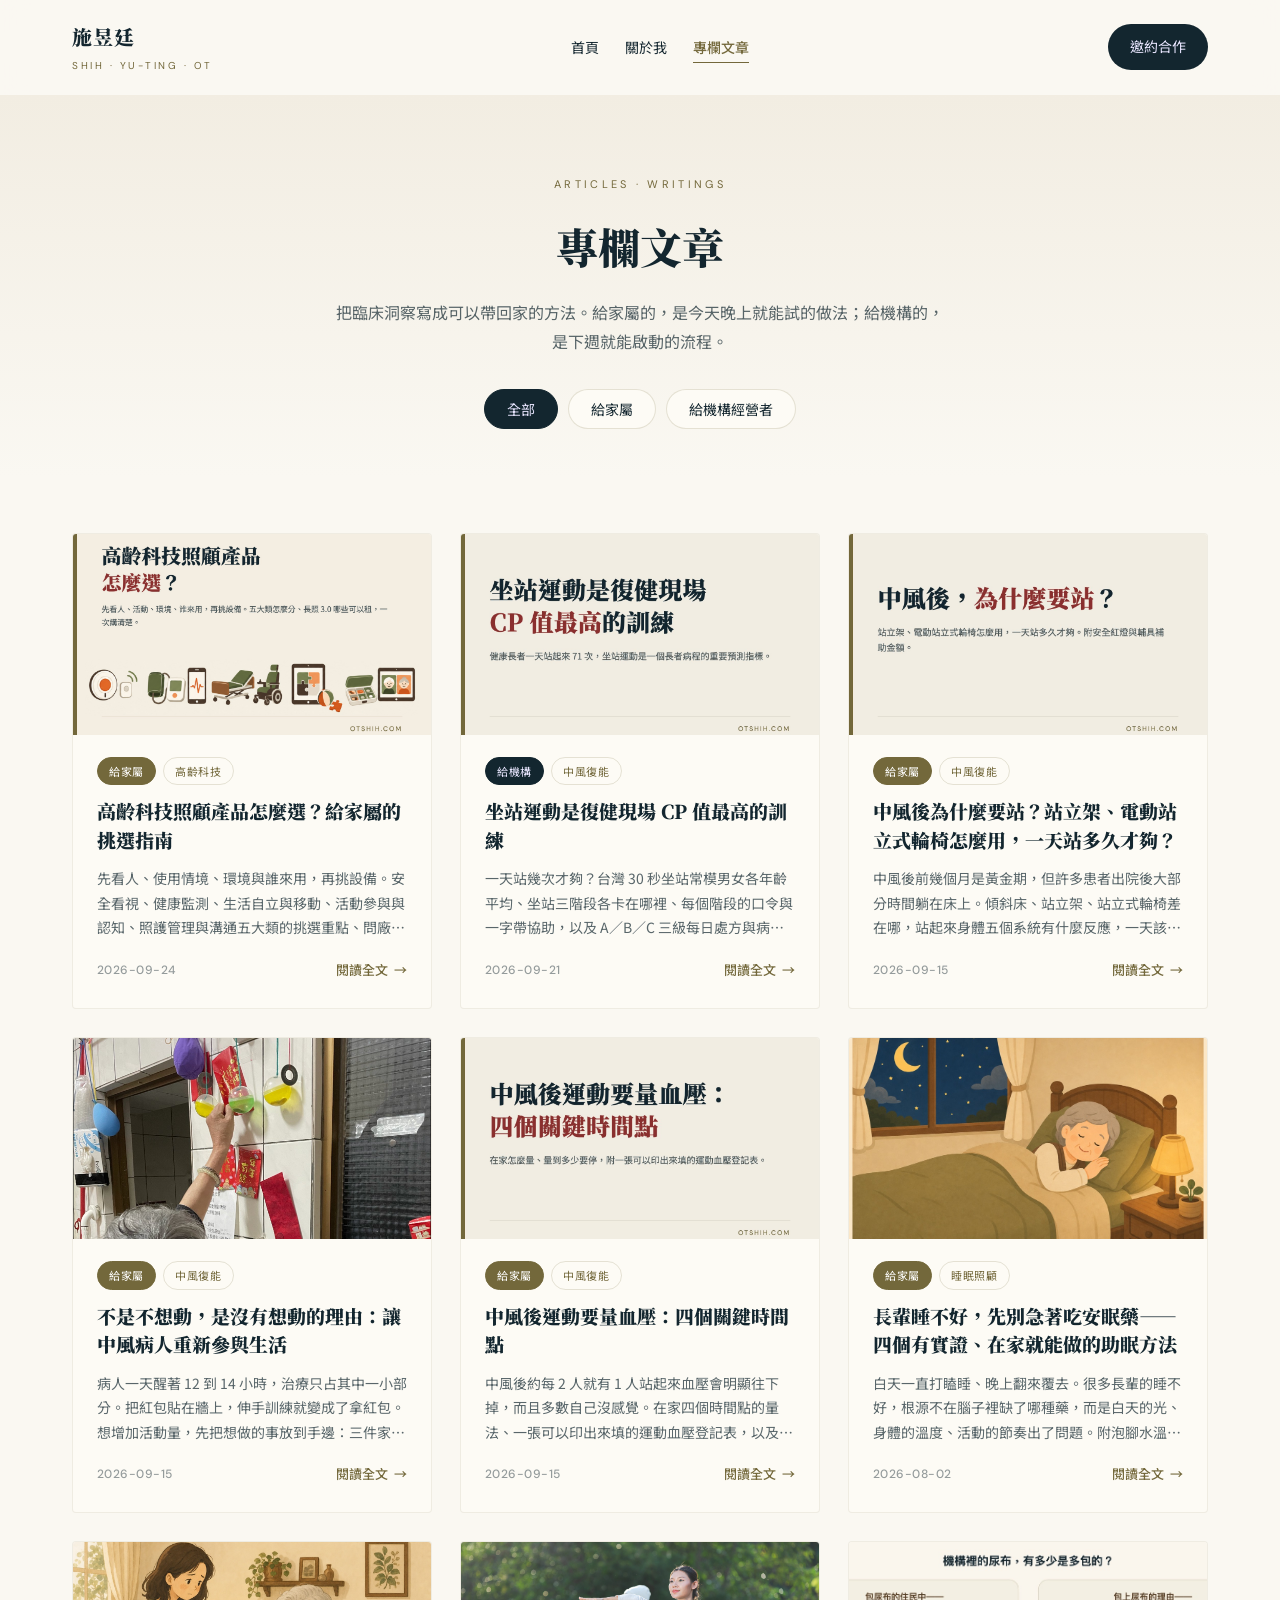
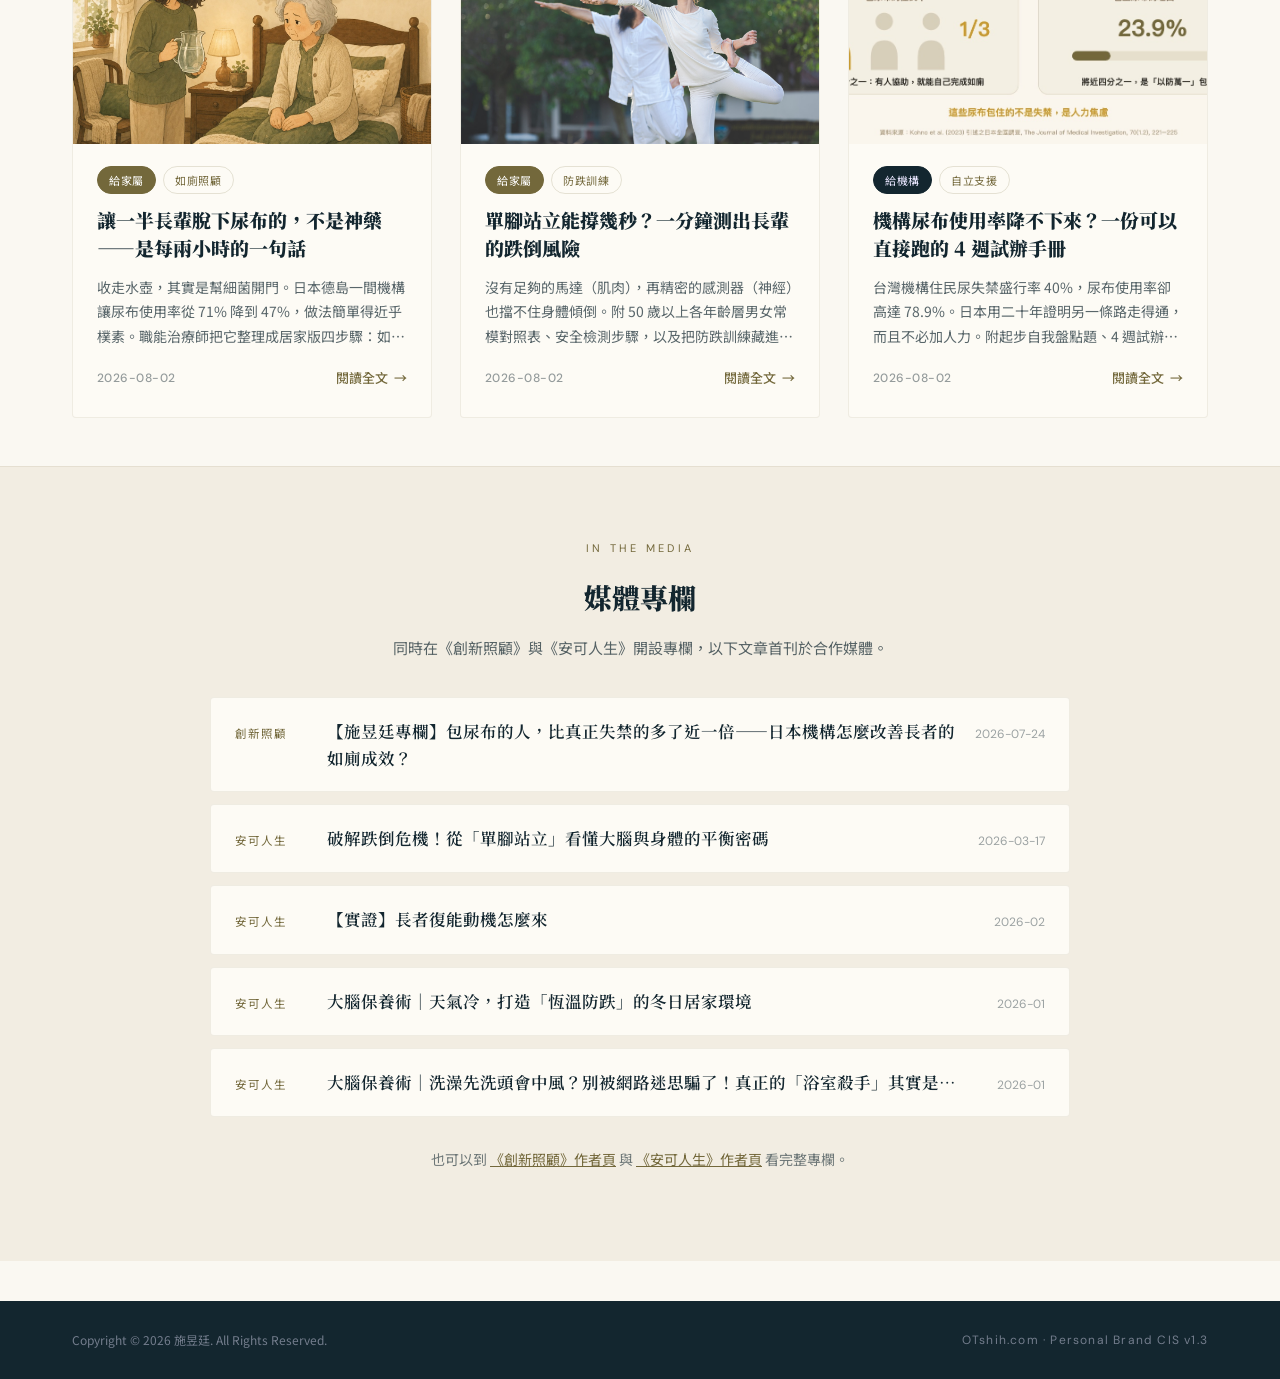
<file: articles/index.html>
<!DOCTYPE html>
<html lang="zh-TW">
<head>
  <meta charset="UTF-8">
  <meta name="viewport" content="width=device-width, initial-scale=1.0">
  <title>專欄文章｜施昱廷 職能治療師 — 長輩照顧、防跌、如廁、睡眠的實作方法</title>
  <meta name="description" content="施昱廷職能治療師的專欄文章：中風後居家運動安全、長輩防跌與平衡、如廁照顧與尿布戒除、長者睡眠、機構自立支援。給家屬的居家做法，也給機構經營者的管理策略——每篇都附實證文獻與可操作步驟。">
  <meta name="author" content="施昱廷 Shih, Yu-Ting">
  <meta name="keywords" content="職能治療師 專欄,長輩照顧文章,中風 居家運動,防跌,如廁訓練,長者睡眠,長照機構 自立支援,居家復能">
  <link rel="canonical" href="https://otshih.com/articles/">

  <!-- Favicon / App icons -->
  <link rel="icon" href="/favicon.ico" sizes="32x32">
  <link rel="icon" href="/icon.svg" type="image/svg+xml">
  <link rel="apple-touch-icon" href="/apple-touch-icon.png">
  <link rel="manifest" href="/site.webmanifest">

  <meta property="og:type" content="website">
  <meta property="og:locale" content="zh_TW">
  <meta property="og:site_name" content="施昱廷個人品牌官網">
  <meta property="og:url" content="https://otshih.com/articles/">
  <meta property="og:title" content="專欄文章｜施昱廷 職能治療師">
  <meta property="og:description" content="把臨床洞察寫成可以帶回家的方法：防跌、如廁照顧、睡眠、復能與機構自立支援。">
  <meta property="og:image" content="https://otshih.com/assets/articles/sleep-cover.jpg">
  <meta name="theme-color" content="#13262F">

  <link rel="preconnect" href="https://fonts.googleapis.com">
  <link rel="preconnect" href="https://fonts.gstatic.com" crossorigin>
  <link href="https://fonts.googleapis.com/css2?family=DM+Sans:wght@300;400;500&family=Noto+Serif+TC:wght@600;900&family=Noto+Sans+TC:wght@300;400;500;700&display=swap" rel="stylesheet">
  <link rel="stylesheet" href="/assets/article.css?v=20260802">

  <script type="application/ld+json">
  {
    "@context": "https://schema.org",
    "@type": "CollectionPage",
    "name": "專欄文章｜施昱廷 職能治療師",
    "url": "https://otshih.com/articles/",
    "inLanguage": "zh-TW",
    "author": { "@type": "Person", "name": "施昱廷", "url": "https://otshih.com/about/" },
    "mainEntity": {
      "@type": "ItemList",
      "itemListElement": [
        { "@type": "ListItem", "position": 1, "url": "https://otshih.com/articles/elder-sleep-four-tips/", "name": "長輩睡不好，先別急著吃安眠藥——四個有實證、在家就能做的助眠方法" },
        { "@type": "ListItem", "position": 2, "url": "https://otshih.com/articles/toilet-training-at-home/", "name": "讓一半長輩脫下尿布的，不是神藥——是每兩小時的一句話" },
        { "@type": "ListItem", "position": 3, "url": "https://otshih.com/articles/single-leg-stand-fall-risk/", "name": "單腳站立能撐幾秒？一分鐘測出長輩的跌倒風險" },
        { "@type": "ListItem", "position": 4, "url": "https://otshih.com/articles/facility-diaper-zero/", "name": "機構尿布使用率降不下來？一份可以直接跑的 4 週試辦手冊" }
      ]
    }
  }
  </script>

  <style>
    header.page-head {
      padding: 72px 0 48px;
      background: linear-gradient(180deg, var(--cream) 0%, var(--paper) 100%);
      text-align: center;
    }
    .page-head h1 { font-family: var(--serif-tc); font-weight: 900; font-size: 42px; margin-bottom: 12px; }
    .page-head p { font-size: 16px; color: rgba(19, 38, 47, 0.7); max-width: 620px; margin: 0 auto; }

    .filter-row { display: flex; gap: 10px; justify-content: center; margin-top: 32px; flex-wrap: wrap; }
    .filter-btn {
      padding: 9px 22px; border-radius: 100px; font-size: 14px; cursor: pointer;
      border: 1px solid var(--line); background: var(--card); color: var(--jet-black);
      font-family: inherit; transition: all 0.2s;
    }
    .filter-btn:hover { border-color: var(--olive-bark); color: var(--olive-bark); }
    .filter-btn.active { background: var(--jet-black); color: var(--lavender); border-color: var(--jet-black); }

    main { padding: 56px 0 40px; }
    .articles-grid { display: grid; grid-template-columns: repeat(3, 1fr); gap: 28px; }
    .article-card {
      background: var(--card); border-radius: 4px; overflow: hidden;
      transition: all 0.28s; display: flex; flex-direction: column;
      border: 1px solid var(--line-soft);
    }
    .article-card:hover { transform: translateY(-4px); box-shadow: 0 20px 40px rgba(19, 38, 47, 0.1); border-color: var(--olive-bark); }
    .article-card.is-hidden { display: none; }
    .article-cover { width: 100%; aspect-ratio: 16/9; object-fit: cover; display: block; }
    .article-body { padding: 22px 24px 26px; display: flex; flex-direction: column; flex: 1; }
    .card-tags { display: flex; gap: 7px; margin-bottom: 12px; flex-wrap: wrap; }
    .card-tag {
      font-size: 11px; letter-spacing: 0.06em; padding: 3px 11px; border-radius: 100px;
      border: 1px solid var(--line); color: var(--olive-bark);
    }
    .card-tag.c { background: var(--olive-bark); color: #FFF; border-color: var(--olive-bark); }
    .card-tag.b { background: var(--jet-black); color: var(--lavender); border-color: var(--jet-black); }
    .article-title { font-family: var(--serif-tc); font-weight: 900; font-size: 19px; line-height: 1.5; margin-bottom: 12px; }
    .article-excerpt {
      font-size: 14px; line-height: 1.75; color: rgba(19, 38, 47, 0.7); margin-bottom: 18px;
      display: -webkit-box; -webkit-line-clamp: 3; -webkit-box-orient: vertical; overflow: hidden;
    }
    .article-foot {
      margin-top: auto; display: flex; align-items: center; justify-content: space-between;
      font-size: 13px; color: var(--olive-bark); font-weight: 500;
    }
    .article-date { font-family: var(--sans-en); font-size: 12px; color: rgba(19, 38, 47, 0.45); letter-spacing: 0.04em; }
    .article-readmore { display: inline-flex; align-items: center; gap: 6px; transition: gap 0.2s; }
    .article-card:hover .article-readmore { gap: 12px; }
    .article-readmore::after { content: "→"; }
    @media (max-width: 1100px) { .articles-grid { grid-template-columns: repeat(2, 1fr); } }
    @media (max-width: 700px) { .articles-grid { grid-template-columns: 1fr; } .page-head h1 { font-size: 32px; } }

    /* 外部媒體專欄 */
    #media-columns { padding: 64px 0 88px; background: var(--cream); border-top: 1px solid var(--line-soft); margin-top: 48px; }
    .mc-head { text-align: center; margin-bottom: 36px; }
    .mc-head h2 { font-family: var(--serif-tc); font-weight: 900; font-size: 28px; margin-bottom: 10px; }
    .mc-head p { font-size: 15px; color: rgba(19, 38, 47, 0.7); }
    .mc-list { max-width: 860px; margin: 0 auto; display: flex; flex-direction: column; gap: 12px; }
    .mc-item {
      background: var(--card); border: 1px solid var(--line-soft); border-radius: 4px;
      padding: 20px 24px; display: flex; gap: 18px; align-items: baseline; transition: all 0.2s;
    }
    .mc-item:hover { border-color: var(--olive-bark); transform: translateX(3px); }
    .mc-source {
      font-size: 11.5px; letter-spacing: 0.1em; color: var(--olive-bark);
      white-space: nowrap; min-width: 74px; padding-top: 2px;
    }
    .mc-title { font-family: var(--serif-tc); font-weight: 600; font-size: 16.5px; line-height: 1.6; flex: 1; }
    .mc-date { font-family: var(--sans-en); font-size: 12px; color: rgba(19, 38, 47, 0.42); white-space: nowrap; }
    @media (max-width: 640px) {
      .mc-item { flex-direction: column; gap: 8px; }
      .mc-date { align-self: flex-start; }
    }
    .mc-footer { text-align: center; margin-top: 30px; font-size: 14px; color: rgba(19, 38, 47, 0.6); }
    .mc-footer a { color: var(--olive-bark); text-decoration: underline; }
  </style>
</head>
<body>

  <nav class="topbar" id="topnav">
    <div class="container">
      <a href="/" class="brand">
        <span class="brand-name">施昱廷</span>
        <span class="brand-sub">SHIH · YU-TING · OT</span>
      </a>
      <ul class="nav-links">
        <li><a href="/">首頁</a></li>
        <li><a href="/about/">關於我</a></li>
        <li><a href="/articles/" class="active">專欄文章</a></li>
      </ul>
      <a href="/#contact" class="nav-cta">邀約合作</a>
    </div>
  </nav>

  <header class="page-head">
    <div class="container">
      <span class="eyebrow">Articles · Writings</span>
      <h1>專欄文章</h1>
      <p>把臨床洞察寫成可以帶回家的方法。給家屬的，是今天晚上就能試的做法；給機構的，是下週就能啟動的流程。</p>
      <div class="filter-row">
        <button class="filter-btn active" data-filter="all">全部</button>
        <button class="filter-btn" data-filter="c">給家屬</button>
        <button class="filter-btn" data-filter="b">給機構經營者</button>
      </div>
    </div>
  </header>

  <main>
    <div class="container">
      <div class="articles-grid" id="grid">

        <a href="/articles/senior-care-tech-guide/" class="article-card" data-audience="c">
          <img src="/assets/articles/senior-care-tech-cover.jpg" alt="高齡科技照顧產品怎麼選？給家屬的挑選指南" class="article-cover" loading="lazy">
          <div class="article-body">
            <div class="card-tags"><span class="card-tag c">給家屬</span><span class="card-tag">高齡科技</span></div>
            <h3 class="article-title">高齡科技照顧產品怎麼選？給家屬的挑選指南</h3>
            <p class="article-excerpt">先看人、使用情境、環境與誰來用，再挑設備。安全看視、健康監測、生活自立與移動、活動參與與認知、照護管理與溝通五大類的挑選重點、問廠商的問題、買前檢核表，以及長照 3.0 智慧科技輔具租賃怎麼申請。</p>
            <div class="article-foot"><span class="article-date">2026-09-24</span><span class="article-readmore">閱讀全文</span></div>
          </div>
        </a>
        <a href="/articles/stroke-sit-to-stand/" class="article-card" data-audience="b">
          <img src="/assets/articles/sts-cover.jpg" alt="坐站運動是復健現場 CP 值最高的訓練" class="article-cover" loading="lazy">
          <div class="article-body">
            <div class="card-tags"><span class="card-tag b">給機構</span><span class="card-tag">中風復能</span></div>
            <h3 class="article-title">坐站運動是復健現場 CP 值最高的訓練</h3>
            <p class="article-excerpt">一天站幾次才夠？台灣 30 秒坐站常模男女各年齡平均、坐站三階段各卡在哪裡、每個階段的口令與一字帶協助，以及 A／B／C 三級每日處方與病房 FAQ。</p>
            <div class="article-foot"><span class="article-date">2026-09-21</span><span class="article-readmore">閱讀全文</span></div>
          </div>
        </a>
        <a href="/articles/stroke-standing-frame/" class="article-card" data-audience="c">
          <img src="/assets/articles/stroke-standing-cover.jpg" alt="中風後為什麼要站？站立架、電動站立式輪椅怎麼用，一天站多久才夠？" class="article-cover" loading="lazy">
          <div class="article-body">
            <div class="card-tags"><span class="card-tag c">給家屬</span><span class="card-tag">中風復能</span></div>
            <h3 class="article-title">中風後為什麼要站？站立架、電動站立式輪椅怎麼用，一天站多久才夠？</h3>
            <p class="article-excerpt">中風後前幾個月是黃金期，但許多患者出院後大部分時間躺在床上。傾斜床、站立架、站立式輪椅差在哪，站起來身體五個系統有什麼反應，一天該站多久，附安全紅燈與輔具補助金額。</p>
            <div class="article-foot"><span class="article-date">2026-09-15</span><span class="article-readmore">閱讀全文</span></div>
          </div>
        </a>

        <a href="/articles/stroke-enriched-environment/" class="article-card" data-audience="c">
          <img src="/assets/articles/enriched-cover.jpg" alt="長輩伸手把貼在牆上的紅包拿下來，場域實拍" class="article-cover" loading="lazy">
          <div class="article-body">
            <div class="card-tags"><span class="card-tag c">給家屬</span><span class="card-tag">中風復能</span></div>
            <h3 class="article-title">不是不想動，是沒有想動的理由：讓中風病人重新參與生活</h3>
            <p class="article-excerpt">病人一天醒著 12 到 14 小時，治療只占其中一小部分。把紅包貼在牆上，伸手訓練就變成了拿紅包。想增加活動量，先把想做的事放到手邊：三件家屬與照顧者今天就能做的事。</p>
            <div class="article-foot"><span class="article-date">2026-09-15</span><span class="article-readmore">閱讀全文</span></div>
          </div>
        </a>

        <a href="/articles/stroke-exercise-blood-pressure/" class="article-card" data-audience="c">
          <img src="/assets/articles/stroke-bp-cover.jpg" alt="中風後運動要量血壓：四個關鍵時間點" class="article-cover" loading="lazy">
          <div class="article-body">
            <div class="card-tags"><span class="card-tag c">給家屬</span><span class="card-tag">中風復能</span></div>
            <h3 class="article-title">中風後運動要量血壓：四個關鍵時間點</h3>
            <p class="article-excerpt">中風後約每 2 人就有 1 人站起來血壓會明顯往下掉，而且多數自己沒感覺。在家四個時間點的量法、一張可以印出來填的運動血壓登記表，以及看了就知道該停還是該繼續的紅黃綠燈表。</p>
            <div class="article-foot"><span class="article-date">2026-09-15</span><span class="article-readmore">閱讀全文</span></div>
          </div>
        </a>

        <a href="/articles/elder-sleep-four-tips/" class="article-card" data-audience="c">
          <img src="/assets/articles/sleep-cover.jpg" alt="長輩睡不好？四個有實證、在家就能做的助眠方法" class="article-cover" loading="lazy">
          <div class="article-body">
            <div class="card-tags"><span class="card-tag c">給家屬</span><span class="card-tag">睡眠照顧</span></div>
            <h3 class="article-title">長輩睡不好，先別急著吃安眠藥——四個有實證、在家就能做的助眠方法</h3>
            <p class="article-excerpt">白天一直打瞌睡、晚上翻來覆去。很多長輩的睡不好，根源不在腦子裡缺了哪種藥，而是白天的光、身體的溫度、活動的節奏出了問題。附泡腳水溫、曬太陽分鐘數、臥室溫度與午睡時機的操作參數表。</p>
            <div class="article-foot"><span class="article-date">2026-08-02</span><span class="article-readmore">閱讀全文</span></div>
          </div>
        </a>

        <a href="/articles/toilet-training-at-home/" class="article-card" data-audience="c">
          <img src="/assets/articles/toilet-c-cover.jpg" alt="讓一半長輩脫下尿布的，不是神藥——是每兩小時的一句話" class="article-cover" loading="lazy">
          <div class="article-body">
            <div class="card-tags"><span class="card-tag c">給家屬</span><span class="card-tag">如廁照顧</span></div>
            <h3 class="article-title">讓一半長輩脫下尿布的，不是神藥——是每兩小時的一句話</h3>
            <p class="article-excerpt">收走水壺，其實是幫細菌開門。日本德島一間機構讓尿布使用率從 71% 降到 47%，做法簡單得近乎樸素。職能治療師把它整理成居家版四步驟：如廁日記、定時怎麼問、動線與復健褲、成功要說出口。</p>
            <div class="article-foot"><span class="article-date">2026-08-02</span><span class="article-readmore">閱讀全文</span></div>
          </div>
        </a>

        <a href="/articles/single-leg-stand-fall-risk/" class="article-card" data-audience="c">
          <img src="/assets/articles/01-balance-test.jpg" alt="單腳站立能撐幾秒？一分鐘測出長輩的跌倒風險" class="article-cover" loading="lazy">
          <div class="article-body">
            <div class="card-tags"><span class="card-tag c">給家屬</span><span class="card-tag">防跌訓練</span></div>
            <h3 class="article-title">單腳站立能撐幾秒？一分鐘測出長輩的跌倒風險</h3>
            <p class="article-excerpt">沒有足夠的馬達（肌肉），再精密的感測器（神經）也擋不住身體傾倒。附 50 歲以上各年齡層男女常模對照表、安全檢測步驟，以及把防跌訓練藏進刷牙與洗碗的生活化做法。</p>
            <div class="article-foot"><span class="article-date">2026-08-02</span><span class="article-readmore">閱讀全文</span></div>
          </div>
        </a>

        <a href="/articles/facility-diaper-zero/" class="article-card" data-audience="b">
          <img src="/assets/articles/facility-cover.jpg" alt="機構尿布使用率降不下來？一份可以直接跑的 4 週試辦手冊" class="article-cover" loading="lazy">
          <div class="article-body">
            <div class="card-tags"><span class="card-tag b">給機構</span><span class="card-tag">自立支援</span></div>
            <h3 class="article-title">機構尿布使用率降不下來？一份可以直接跑的 4 週試辦手冊</h3>
            <p class="article-excerpt">台灣機構住民尿失禁盛行率 40%，尿布使用率卻高達 78.9%。日本用二十年證明另一條路走得通，而且不必加人力。附起步自我盤點題、4 週試辦排程、家屬溝通話術與環境檢核表。</p>
            <div class="article-foot"><span class="article-date">2026-08-02</span><span class="article-readmore">閱讀全文</span></div>
          </div>
        </a>

      </div>
    </div>

    <section id="media-columns">
      <div class="container">
        <div class="mc-head">
          <span class="eyebrow">In The Media</span>
          <h2>媒體專欄</h2>
          <p>同時在《創新照顧》與《安可人生》開設專欄，以下文章首刊於合作媒體。</p>
        </div>
        <div class="mc-list">
          <a href="https://www.ankecare.com/article/4498-2026-07-16-11-29-32" target="_blank" rel="noopener" class="mc-item">
            <span class="mc-source">創新照顧</span>
            <span class="mc-title">【施昱廷專欄】包尿布的人，比真正失禁的多了近一倍——日本機構怎麼改善長者的如廁成效？</span>
            <span class="mc-date">2026-07-24</span>
          </a>
          <a href="https://ankemedia.com/2026/44414" target="_blank" rel="noopener" class="mc-item">
            <span class="mc-source">安可人生</span>
            <span class="mc-title">破解跌倒危機！從「單腳站立」看懂大腦與身體的平衡密碼</span>
            <span class="mc-date">2026-03-17</span>
          </a>
          <a href="https://ankemedia.com/2026/44098" target="_blank" rel="noopener" class="mc-item">
            <span class="mc-source">安可人生</span>
            <span class="mc-title">【實證】長者復能動機怎麼來</span>
            <span class="mc-date">2026-02</span>
          </a>
          <a href="https://ankemedia.com/2026/43913" target="_blank" rel="noopener" class="mc-item">
            <span class="mc-source">安可人生</span>
            <span class="mc-title">大腦保養術｜天氣冷，打造「恆溫防跌」的冬日居家環境</span>
            <span class="mc-date">2026-01</span>
          </a>
          <a href="https://ankemedia.com/2026/43896" target="_blank" rel="noopener" class="mc-item">
            <span class="mc-source">安可人生</span>
            <span class="mc-title">大腦保養術｜洗澡先洗頭會中風？別被網路迷思騙了！真正的「浴室殺手」其實是⋯</span>
            <span class="mc-date">2026-01</span>
          </a>
        </div>
        <p class="mc-footer">
          也可以到 <a href="https://www.ankecare.com/columnist/127-2026-07-16-11-20-55" target="_blank" rel="noopener">《創新照顧》作者頁</a>
          與 <a href="https://ankemedia.com/author/yutingshi" target="_blank" rel="noopener">《安可人生》作者頁</a> 看完整專欄。
        </p>
      </div>
    </section>
  </main>

  <footer>
    <div class="container">
      <div class="footer-grid">
        <div>Copyright © 2026 施昱廷. All Rights Reserved.</div>
        <div class="footer-right">OTshih.com · Personal Brand CIS v1.3</div>
      </div>
    </div>
  </footer>

  <script>
    const nav = document.getElementById('topnav');
    window.addEventListener('scroll', () => {
      if (window.scrollY > 12) nav.classList.add('scrolled');
      else nav.classList.remove('scrolled');
    });

    const cards = document.querySelectorAll('#grid .article-card');
    document.querySelectorAll('.filter-btn').forEach(btn => {
      btn.addEventListener('click', () => {
        document.querySelectorAll('.filter-btn').forEach(b => b.classList.remove('active'));
        btn.classList.add('active');
        const f = btn.dataset.filter;
        cards.forEach(card => {
          card.classList.toggle('is-hidden', f !== 'all' && card.dataset.audience !== f);
        });
      });
    });
  </script>
</body>
</html>
</file>
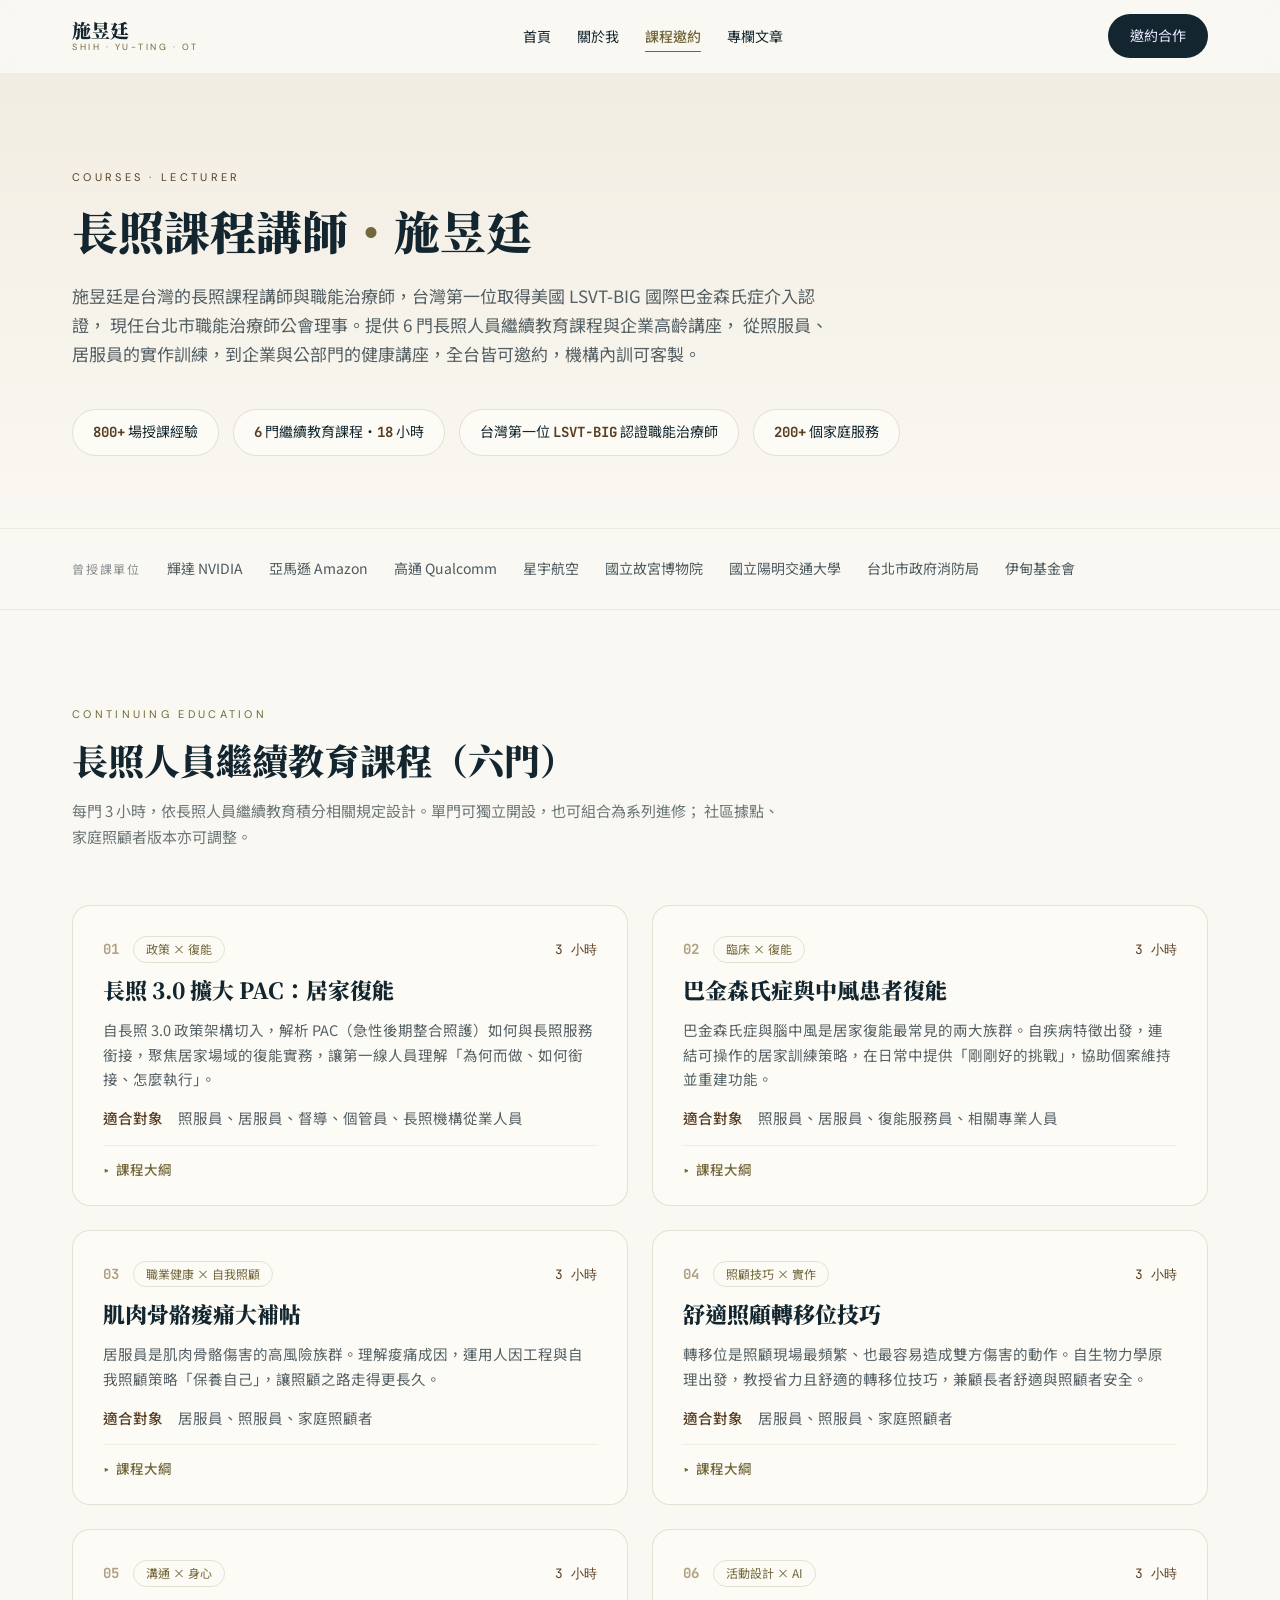
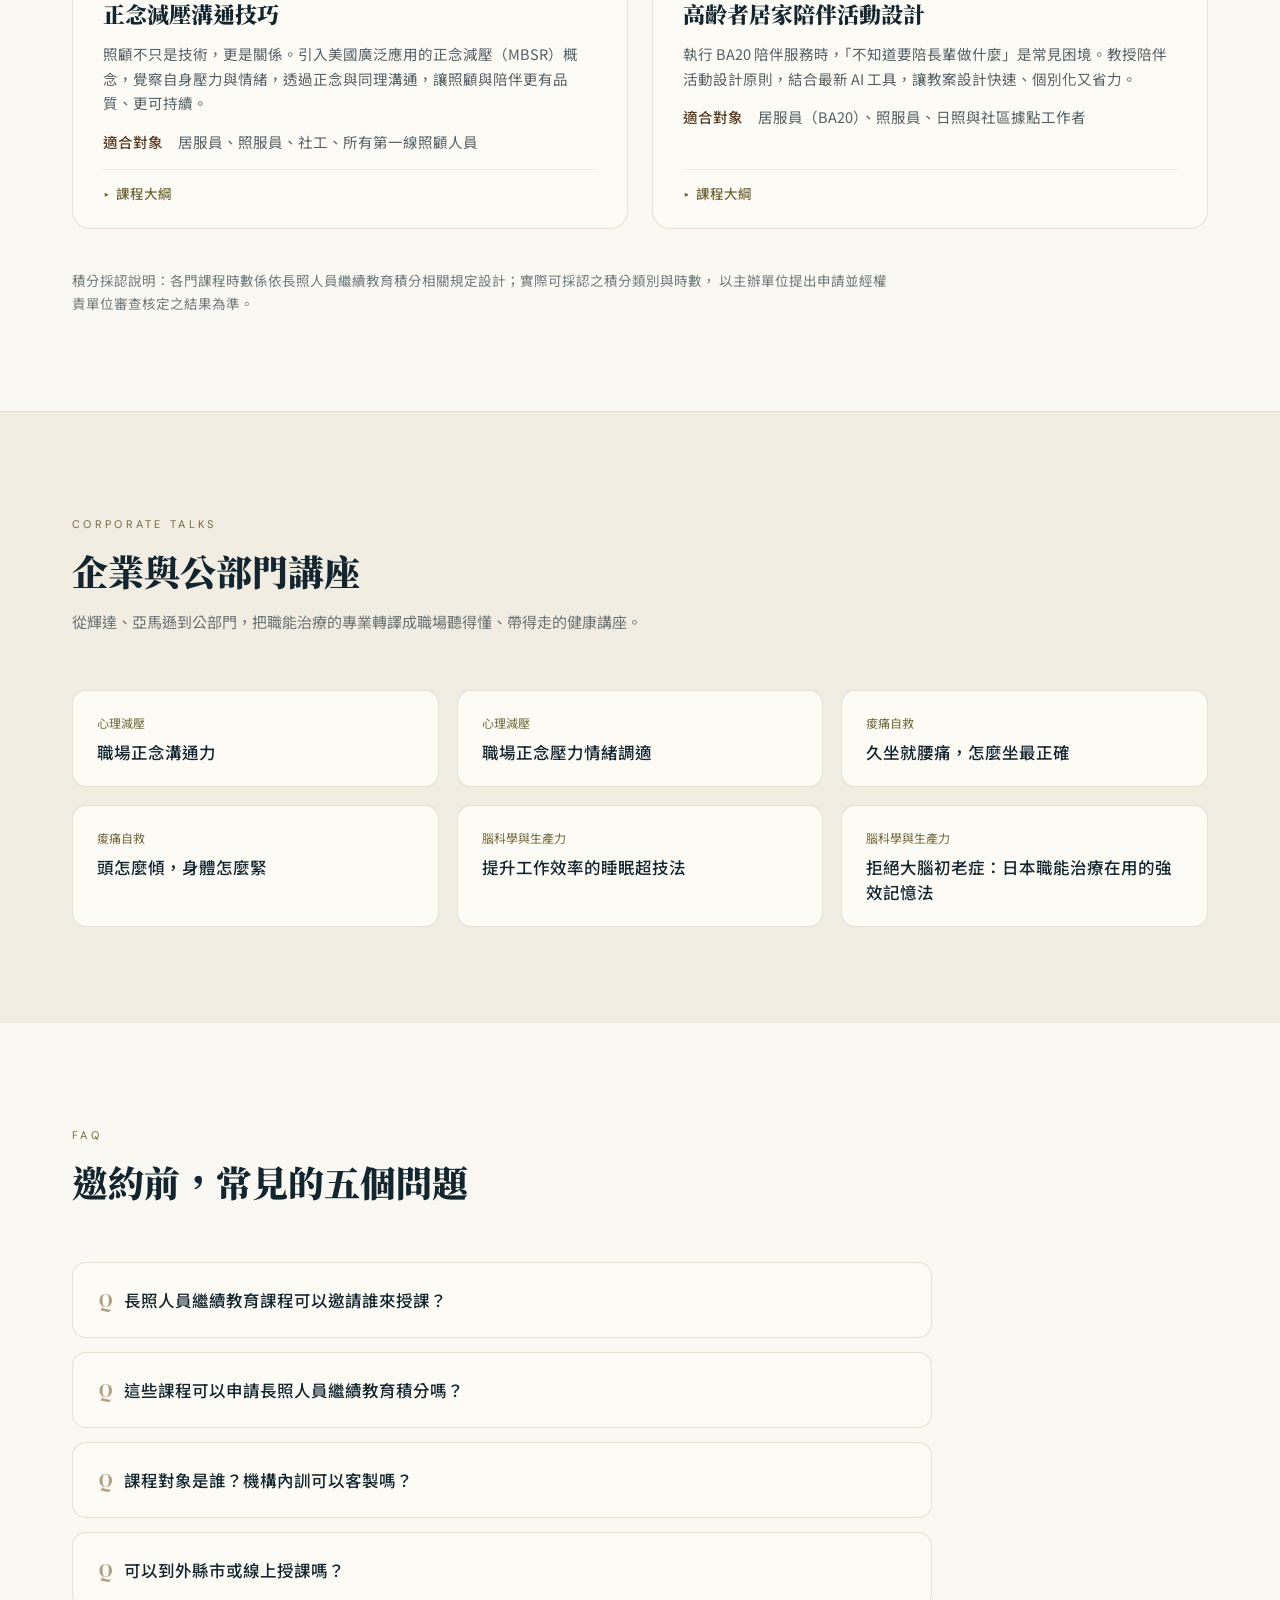
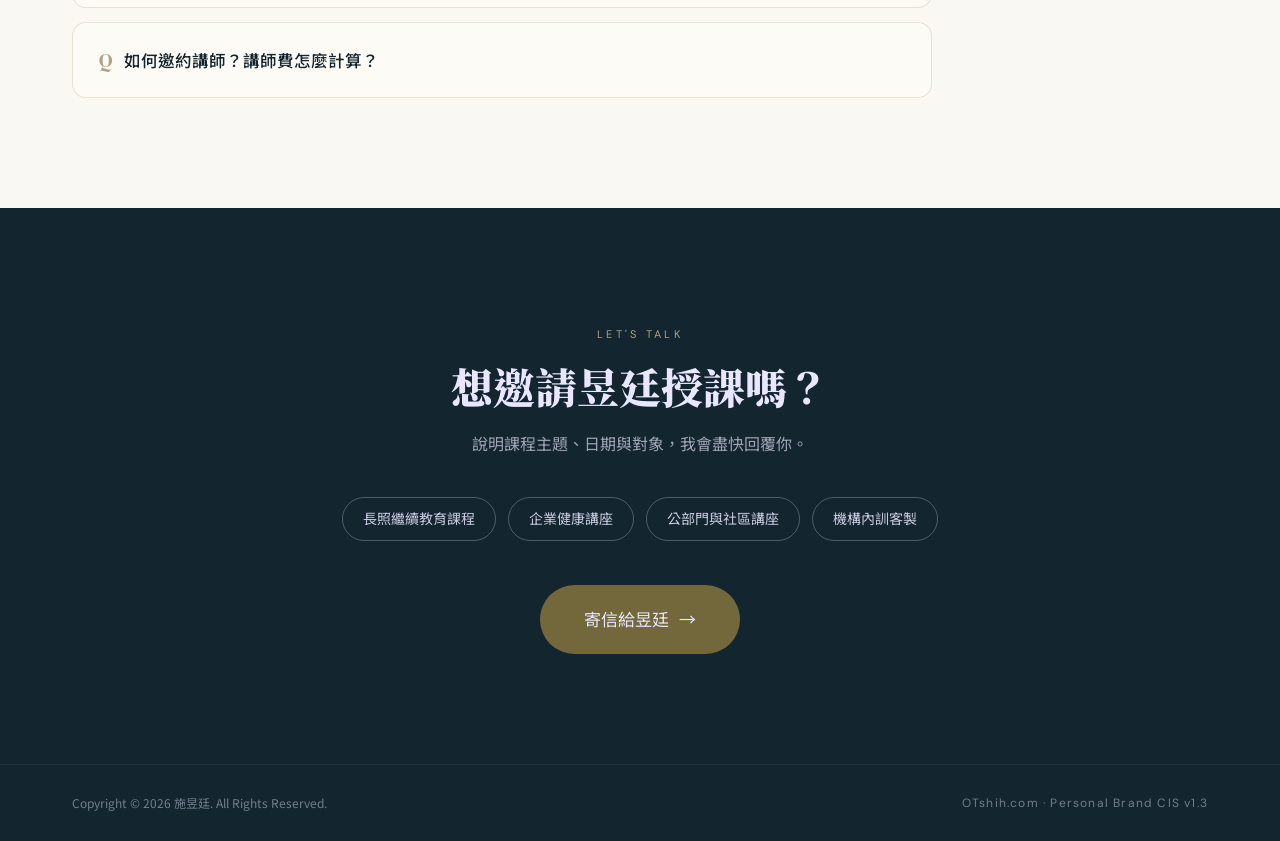
<file: courses/index.html>
<!DOCTYPE html>
<html lang="zh-TW">
<head>
  <meta charset="UTF-8">
  <meta name="viewport" content="width=device-width, initial-scale=1.0">
  <title>長照課程講師｜長照繼續教育六門課・企業講座邀約｜施昱廷 職能治療師</title>
  <meta name="description" content="尋找長照課程講師？施昱廷職能治療師提供 6 門長照人員繼續教育課程：居家復能、巴金森與中風復能、轉移位技巧、肌肉骨骼痠痛、正念減壓溝通、高齡陪伴活動設計，每門 3 小時。800+ 場授課經驗，全台可邀約，機構內訓可客製。">
  <meta name="author" content="施昱廷 Shih, Yu-Ting">
  <link rel="canonical" href="https://otshih.com/courses/">

  <!-- Favicon / App icons -->
  <link rel="icon" href="/favicon.ico" sizes="32x32">
  <link rel="icon" href="/icon.svg" type="image/svg+xml">
  <link rel="apple-touch-icon" href="/apple-touch-icon.png">
  <link rel="manifest" href="/site.webmanifest">

  <!-- Open Graph -->
  <meta property="og:type" content="website">
  <meta property="og:locale" content="zh_TW">
  <meta property="og:site_name" content="施昱廷個人品牌官網">
  <meta property="og:url" content="https://otshih.com/courses/">
  <meta property="og:title" content="長照課程講師邀約｜施昱廷 職能治療師">
  <meta property="og:description" content="6 門長照人員繼續教育課程（每門 3 小時）＋企業高齡講座。800+ 場授課經驗，全台可邀約，機構內訓可客製。">
  <meta property="og:image" content="https://otshih.com/assets/hero.jpg">
  <meta property="og:image:alt" content="施昱廷 — 長照課程講師・職能治療師">

  <meta name="twitter:card" content="summary_large_image">
  <meta name="twitter:title" content="長照課程講師邀約｜施昱廷 職能治療師">
  <meta name="twitter:description" content="6 門長照繼續教育課程＋企業高齡講座，800+ 場授課經驗，全台可邀約。">
  <meta name="twitter:image" content="https://otshih.com/assets/hero.jpg">

  <meta name="theme-color" content="#13262F">

  <script type="application/ld+json">
  {
    "@context": "https://schema.org",
    "@graph": [
      {
        "@type": "WebPage",
        "@id": "https://otshih.com/courses/#webpage",
        "url": "https://otshih.com/courses/",
        "name": "長照課程講師｜長照繼續教育六門課・企業講座邀約｜施昱廷 職能治療師",
        "description": "施昱廷職能治療師提供 6 門長照人員繼續教育課程與企業高齡講座，800+ 場授課經驗，全台可邀約。",
        "inLanguage": "zh-TW",
        "about": { "@id": "https://otshih.com/#person" }
      },
      {
        "@type": "BreadcrumbList",
        "itemListElement": [
          { "@type": "ListItem", "position": 1, "name": "首頁", "item": "https://otshih.com/" },
          { "@type": "ListItem", "position": 2, "name": "課程與講師邀約", "item": "https://otshih.com/courses/" }
        ]
      },
      {
        "@type": "Person",
        "@id": "https://otshih.com/#person",
        "name": "施昱廷",
        "alternateName": "Shih, Yu-Ting",
        "jobTitle": ["職能治療師", "長照課程講師", "高齡友善住宅顧問"],
        "description": "施昱廷是台灣的長照課程講師與職能治療師，台灣第一位取得美國 LSVT-BIG 國際巴金森氏症介入認證，累積 800+ 場授課經驗，提供長照人員繼續教育課程與企業高齡講座。",
        "url": "https://otshih.com/",
        "image": "https://otshih.com/assets/hero.jpg",
        "email": "mailto:j2hsi9123@gmail.com",
        "sameAs": [
          "https://www.facebook.com/shihyuting.OT/",
          "https://healjoy-housing.com/",
          "https://ankemedia.com/author/yutingshi"
        ],
        "memberOf": [
          { "@type": "Organization", "name": "台北市職能治療師公會", "roleName": "理事" }
        ],
        "worksFor": { "@type": "Organization", "name": "健悅管理顧問股份有限公司", "url": "https://healjoy-housing.com/" }
      },
      {
        "@type": "ItemList",
        "name": "長照人員繼續教育課程（六門）",
        "itemListElement": [
          {
            "@type": "ListItem", "position": 1,
            "item": {
              "@type": "Course",
              "name": "長照 3.0 擴大 PAC：居家復能",
              "courseCode": "01",
              "description": "自長照 3.0 政策架構切入，解析 PAC 急性後期整合照護如何與長照服務銜接，聚焦居家場域的復能實務。對象：照服員、居服員、督導、個管員、長照機構從業人員。",
              "provider": { "@type": "Organization", "name": "健悅管理顧問股份有限公司", "url": "https://healjoy-housing.com/" },
              "instructor": { "@id": "https://otshih.com/#person" },
              "hasCourseInstance": { "@type": "CourseInstance", "courseMode": ["Onsite", "Online"], "courseWorkload": "PT3H" }
            }
          },
          {
            "@type": "ListItem", "position": 2,
            "item": {
              "@type": "Course",
              "name": "巴金森氏症與中風患者復能",
              "courseCode": "02",
              "description": "自疾病特徵出發，連結可操作的居家訓練策略：動作、平衡、步態、ADL 訓練與輔具運用、居家環境改造與跌倒預防。對象：照服員、居服員、復能服務員。",
              "provider": { "@type": "Organization", "name": "健悅管理顧問股份有限公司", "url": "https://healjoy-housing.com/" },
              "instructor": { "@id": "https://otshih.com/#person" },
              "hasCourseInstance": { "@type": "CourseInstance", "courseMode": ["Onsite", "Online"], "courseWorkload": "PT3H" }
            }
          },
          {
            "@type": "ListItem", "position": 3,
            "item": {
              "@type": "Course",
              "name": "肌肉骨骼痠痛大補帖",
              "courseCode": "03",
              "description": "協助居服員理解痠痛成因，運用人因工程與自我照顧策略：工作姿勢分析、自我伸展、肌力訓練與疼痛自我照顧。對象：居服員、照服員、家庭照顧者。",
              "provider": { "@type": "Organization", "name": "健悅管理顧問股份有限公司", "url": "https://healjoy-housing.com/" },
              "instructor": { "@id": "https://otshih.com/#person" },
              "hasCourseInstance": { "@type": "CourseInstance", "courseMode": ["Onsite", "Online"], "courseWorkload": "PT3H" }
            }
          },
          {
            "@type": "ListItem", "position": 4,
            "item": {
              "@type": "Course",
              "name": "舒適照顧轉移位技巧",
              "courseCode": "04",
              "description": "自生物力學原理出發，教授省力且舒適的轉移位技巧（床—椅、椅—廁、輪椅），延伸至不動症候群照顧與被動關節活動（PROM）。對象：居服員、照服員、家庭照顧者。",
              "provider": { "@type": "Organization", "name": "健悅管理顧問股份有限公司", "url": "https://healjoy-housing.com/" },
              "instructor": { "@id": "https://otshih.com/#person" },
              "hasCourseInstance": { "@type": "CourseInstance", "courseMode": "Onsite", "courseWorkload": "PT3H" }
            }
          },
          {
            "@type": "ListItem", "position": 5,
            "item": {
              "@type": "Course",
              "name": "正念減壓溝通技巧",
              "courseCode": "05",
              "description": "引入正念減壓（MBSR）概念與實證基礎，協助照顧者覺察壓力與情緒，練習正念呼吸、身體掃描與同理、非暴力溝通。對象：居服員、照服員、社工、第一線照顧人員。",
              "provider": { "@type": "Organization", "name": "健悅管理顧問股份有限公司", "url": "https://healjoy-housing.com/" },
              "instructor": { "@id": "https://otshih.com/#person" },
              "hasCourseInstance": { "@type": "CourseInstance", "courseMode": ["Onsite", "Online"], "courseWorkload": "PT3H" }
            }
          },
          {
            "@type": "ListItem", "position": 6,
            "item": {
              "@type": "Course",
              "name": "高齡者居家陪伴活動設計",
              "courseCode": "06",
              "description": "教授高齡者陪伴活動的設計原則（Just Right Challenge），結合 AI 工具快速設計個別化教案，解決 BA20 陪伴服務「不知道要陪長輩做什麼」的困境。對象：居服員（BA20）、照服員、日照與社區據點工作者。",
              "provider": { "@type": "Organization", "name": "健悅管理顧問股份有限公司", "url": "https://healjoy-housing.com/" },
              "instructor": { "@id": "https://otshih.com/#person" },
              "hasCourseInstance": { "@type": "CourseInstance", "courseMode": ["Onsite", "Online"], "courseWorkload": "PT3H" }
            }
          }
        ]
      },
      {
        "@type": "FAQPage",
        "mainEntity": [
          {
            "@type": "Question",
            "name": "長照人員繼續教育課程可以邀請誰來授課？",
            "acceptedAnswer": {
              "@type": "Answer",
              "text": "長照繼續教育課程的講師，多由具長照實務與教學經驗的醫事專業人員擔任，職能治療師是常見的講師背景之一。施昱廷為職能治療師、台北市職能治療師公會理事，累積 800+ 場授課經驗，提供六門長照繼續教育課程，涵蓋居家復能、巴金森與中風復能、轉移位技巧、肌肉骨骼痠痛、正念減壓溝通與高齡陪伴活動設計。"
            }
          },
          {
            "@type": "Question",
            "name": "這些課程可以申請長照人員繼續教育積分嗎？",
            "acceptedAnswer": {
              "@type": "Answer",
              "text": "六門課程均依長照人員繼續教育積分相關規定設計，每門 3 小時（合計 18 小時）。實際可採認的積分類別與時數，以主辦單位提出申請並經權責單位審查核定之結果為準。"
            }
          },
          {
            "@type": "Question",
            "name": "課程對象是誰？機構內訓可以客製嗎？",
            "acceptedAnswer": {
              "@type": "Answer",
              "text": "主要對象為照服員、居服員、督導、個管員與長照機構從業人員。課程內容、時數與單元配置可依單位屬性與需求客製，也可調整為社區據點或家庭照顧者版本；六門課可單門開設，亦可組合為系列進修。"
            }
          },
          {
            "@type": "Question",
            "name": "可以到外縣市或線上授課嗎？",
            "acceptedAnswer": {
              "@type": "Answer",
              "text": "可以。實體課程全台皆可邀約，多數課程亦可改為線上授課；含實作演練的課程（例如舒適照顧轉移位技巧）建議以實體辦理，學習效果較佳。"
            }
          },
          {
            "@type": "Question",
            "name": "如何邀約講師？講師費怎麼計算？",
            "acceptedAnswer": {
              "@type": "Answer",
              "text": "請來信 j2hsi9123@gmail.com，說明課程主題、預計日期、對象與人數，會盡快回覆。講師費依單位性質、課程時數與授課地點報價，公部門與社福單位可依相關規定辦理。"
            }
          }
        ]
      }
    ]
  }
  </script>

  <link rel="preconnect" href="https://fonts.googleapis.com">
  <link rel="preconnect" href="https://fonts.gstatic.com" crossorigin>
  <link href="https://fonts.googleapis.com/css2?family=DM+Serif+Display:ital@0;1&family=DM+Sans:wght@300;400;500&family=JetBrains+Mono:wght@500;700&family=Noto+Serif+TC:wght@600;900&family=Noto+Sans+TC:wght@300;400;500;700&display=swap" rel="stylesheet">
  <style>
    /* ============ CSS Variables (CIS v1.3 — Earth Tone Edition) ============ */
    :root {
      --jet-black: #13262F;
      --olive-bark: #73683B;
      --deep-walnut: #583E23;
      --khaki-beige: #B0A084;
      --lavender: #E9E6FF;

      --paper: #FAF8F2;
      --cream: #F2EDE2;
      --card: #FDFBF5;

      --line: rgba(115, 104, 59, 0.18);
      --line-soft: rgba(115, 104, 59, 0.10);

      --serif-en: 'DM Serif Display', serif;
      --serif-tc: 'Noto Serif TC', serif;
      --sans-en: 'DM Sans', sans-serif;
      --sans-tc: 'Noto Sans TC', sans-serif;
      --mono: 'JetBrains Mono', monospace;
    }

    /* ============ Reset ============ */
    *, *::before, *::after { box-sizing: border-box; }
    body, h1, h2, h3, h4, p, ul, ol, figure, dl, dd, dt { margin: 0; padding: 0; }
    body {
      font-family: var(--sans-tc), var(--sans-en);
      font-weight: 400;
      color: var(--jet-black);
      background: var(--paper);
      line-height: 1.7;
      -webkit-font-smoothing: antialiased;
      -moz-osx-font-smoothing: grayscale;
    }
    img { display: block; max-width: 100%; height: auto; }
    a { color: inherit; text-decoration: none; }
    button { font: inherit; cursor: pointer; border: none; background: none; color: inherit; }
    ul { list-style: none; }

    .container { max-width: 1200px; margin: 0 auto; padding: 0 32px; }
    section { padding: 96px 0; }

    .eyebrow {
      display: inline-block;
      font-family: var(--sans-en);
      font-size: 11px;
      letter-spacing: 0.3em;
      color: var(--olive-bark);
      text-transform: uppercase;
      margin-bottom: 14px;
    }
    .section-header { max-width: 720px; margin-bottom: 56px; }
    .section-header h2 {
      font-family: var(--serif-tc);
      font-weight: 900;
      font-size: 36px;
      line-height: 1.3;
      margin-bottom: 14px;
    }
    .section-header p { font-size: 15px; color: rgba(19, 38, 47, 0.62); }

    /* ============ Nav ============ */
    nav.topbar {
      position: sticky;
      top: 0;
      z-index: 100;
      background: rgba(250, 248, 242, 0.88);
      backdrop-filter: blur(14px);
      -webkit-backdrop-filter: blur(14px);
      transition: box-shadow 0.3s ease;
      border-bottom: 1px solid transparent;
    }
    nav.topbar.scrolled { box-shadow: 0 4px 24px rgba(19, 38, 47, 0.07); border-bottom-color: var(--line-soft); }
    nav.topbar .container { display: flex; align-items: center; justify-content: space-between; height: 72px; }
    .brand { display: flex; flex-direction: column; line-height: 1.2; }
    .brand-name { font-family: var(--serif-tc); font-weight: 900; font-size: 19px; }
    .brand-sub { font-family: var(--sans-en); font-size: 9px; letter-spacing: 0.28em; color: var(--olive-bark); }
    .nav-links { display: flex; gap: 26px; }
    .nav-links a { font-size: 14px; position: relative; transition: color 0.2s; }
    .nav-links a:hover { color: var(--olive-bark); }
    .nav-links a::after {
      content: ""; position: absolute; left: 0; bottom: -6px;
      width: 0; height: 1px; background: var(--olive-bark); transition: width 0.3s;
    }
    .nav-links a:hover::after { width: 100%; }
    .nav-links a.active { color: var(--olive-bark); font-weight: 500; }
    .nav-links a.active::after { width: 100%; }
    .nav-cta {
      padding: 10px 22px; background: var(--jet-black); color: var(--lavender);
      font-size: 14px; border-radius: 100px; transition: all 0.2s;
    }
    .nav-cta:hover { background: var(--olive-bark); transform: translateY(-1px); }
    @media (max-width: 880px) { .nav-links { display: none; } }

    /* ============ Hero ============ */
    .hero {
      padding: 88px 0 72px;
      background: linear-gradient(180deg, var(--cream) 0%, var(--paper) 100%);
    }
    .hero .eyebrow { color: var(--deep-walnut); }
    .hero h1 {
      font-family: var(--serif-tc);
      font-weight: 900;
      font-size: 46px;
      line-height: 1.3;
      max-width: 800px;
      margin-bottom: 22px;
    }
    .hero h1 em { font-style: normal; color: var(--olive-bark); }
    .hero-lead {
      font-size: 17px;
      color: rgba(19, 38, 47, 0.72);
      max-width: 760px;
      margin-bottom: 40px;
    }
    .hero-stats { display: flex; flex-wrap: wrap; gap: 14px; }
    .hero-stats span {
      font-size: 14px;
      padding: 10px 20px;
      background: var(--card);
      border: 1px solid var(--line);
      border-radius: 100px;
    }
    .hero-stats span strong { font-family: var(--mono); font-weight: 700; color: var(--deep-walnut); }
    @media (max-width: 880px) { .hero h1 { font-size: 32px; } }

    /* ============ Trusted-by strip ============ */
    .trusted {
      padding: 28px 0;
      border-top: 1px solid var(--line-soft);
      border-bottom: 1px solid var(--line-soft);
      background: var(--paper);
    }
    .trusted .container { display: flex; flex-wrap: wrap; align-items: center; gap: 12px 26px; }
    .trusted-label { font-size: 12px; letter-spacing: 0.15em; color: rgba(19, 38, 47, 0.5); }
    .trusted span:not(.trusted-label) { font-size: 14px; color: rgba(19, 38, 47, 0.75); }

    /* ============ Course cards ============ */
    #courses { background: var(--paper); padding-top: 88px; }
    .course-grid { display: grid; grid-template-columns: 1fr 1fr; gap: 24px; }
    @media (max-width: 880px) { .course-grid { grid-template-columns: 1fr; } }
    .course-card {
      background: var(--card);
      border: 1px solid var(--line);
      border-radius: 18px;
      padding: 30px 30px 24px;
      display: flex;
      flex-direction: column;
    }
    .course-top { display: flex; align-items: baseline; gap: 14px; margin-bottom: 8px; }
    .course-no { font-family: var(--mono); font-weight: 700; font-size: 14px; color: var(--khaki-beige); }
    .course-tag { font-size: 12px; color: var(--olive-bark); border: 1px solid var(--line); border-radius: 100px; padding: 2px 12px; }
    .course-hours { margin-left: auto; font-family: var(--mono); font-size: 13px; color: var(--deep-walnut); }
    .course-card h3 { font-family: var(--serif-tc); font-weight: 900; font-size: 22px; margin-bottom: 10px; }
    .course-card > p { font-size: 14.5px; color: rgba(19, 38, 47, 0.72); margin-bottom: 14px; }
    .course-aud { font-size: 13px; color: rgba(19, 38, 47, 0.6); margin-bottom: 14px; }
    .course-aud strong { color: var(--deep-walnut); font-weight: 500; }
    .course-card details { border-top: 1px solid var(--line-soft); padding-top: 12px; margin-top: auto; }
    .course-card summary {
      cursor: pointer; font-size: 13.5px; color: var(--olive-bark); font-weight: 500;
      list-style: none; display: flex; align-items: center; gap: 6px;
    }
    .course-card summary::-webkit-details-marker { display: none; }
    .course-card summary::before { content: "▸"; transition: transform 0.2s; }
    .course-card details[open] summary::before { transform: rotate(90deg); }
    .course-card details table { width: 100%; border-collapse: collapse; margin-top: 12px; font-size: 13.5px; }
    .course-card details td { padding: 7px 6px; border-top: 1px solid var(--line-soft); vertical-align: top; }
    .course-card details td.t-hr { font-family: var(--mono); font-size: 12px; color: rgba(19, 38, 47, 0.55); white-space: nowrap; text-align: right; }
    .course-note { margin-top: 40px; font-size: 13.5px; color: rgba(19, 38, 47, 0.6); max-width: 820px; }

    /* ============ Corporate talks ============ */
    #corporate { background: var(--cream); border-top: 1px solid var(--line-soft); }
    .talk-grid { display: grid; grid-template-columns: repeat(3, 1fr); gap: 18px; }
    @media (max-width: 880px) { .talk-grid { grid-template-columns: 1fr; } }
    .talk-card {
      background: var(--card);
      border: 1px solid var(--line);
      border-radius: 14px;
      padding: 22px 24px;
    }
    .talk-card em { font-style: normal; display: block; font-size: 12px; color: var(--olive-bark); margin-bottom: 6px; }
    .talk-card h3 { font-size: 16.5px; font-weight: 500; line-height: 1.5; }

    /* ============ FAQ ============ */
    #faq { background: var(--paper); }
    .faq-list { max-width: 860px; }
    .faq-list details {
      border: 1px solid var(--line);
      border-radius: 14px;
      background: var(--card);
      padding: 20px 26px;
      margin-bottom: 14px;
    }
    .faq-list summary {
      cursor: pointer; font-size: 16.5px; font-weight: 500;
      list-style: none; display: flex; align-items: center; gap: 12px;
    }
    .faq-list summary::-webkit-details-marker { display: none; }
    .faq-list summary::before { content: "Q"; font-family: var(--serif-en); color: var(--khaki-beige); font-size: 20px; }
    .faq-list details p { margin-top: 12px; font-size: 15px; color: rgba(19, 38, 47, 0.75); padding-left: 32px; }

    /* ============ Contact ============ */
    #contact {
      background: var(--jet-black);
      color: var(--lavender);
      text-align: center;
      padding: 110px 0;
    }
    .contact-headline {
      font-family: var(--serif-tc);
      font-weight: 900;
      font-size: 42px;
      line-height: 1.35;
      max-width: 720px;
      margin: 0 auto 16px;
      color: var(--lavender);
    }
    .contact-sub { font-size: 16px; color: rgba(233, 230, 255, 0.65); margin-bottom: 40px; }
    .contact-types {
      display: flex;
      flex-wrap: wrap;
      justify-content: center;
      gap: 12px;
      margin-bottom: 44px;
    }
    .contact-types span {
      font-size: 14px;
      padding: 9px 20px;
      border: 1px solid rgba(233, 230, 255, 0.28);
      border-radius: 100px;
      color: rgba(233, 230, 255, 0.85);
    }
    .contact-cta {
      display: inline-flex; align-items: center; gap: 10px;
      padding: 20px 44px; background: var(--olive-bark); color: var(--lavender);
      font-size: 17px; border-radius: 100px; transition: all 0.25s;
    }
    .contact-cta:hover {
      background: var(--khaki-beige); color: var(--jet-black);
      transform: translateY(-2px);
      box-shadow: 0 12px 28px rgba(176, 160, 132, 0.35);
    }
    .contact-cta::after { content: "→"; transition: transform 0.2s; }
    .contact-cta:hover::after { transform: translateX(4px); }
    @media (max-width: 880px) { .contact-headline { font-size: 30px; } }

    /* ============ Footer ============ */
    footer {
      background: var(--jet-black);
      color: rgba(233, 230, 255, 0.45);
      padding: 28px 0;
      text-align: center;
      font-size: 12px;
      border-top: 1px solid rgba(115, 104, 59, 0.18);
    }
    .footer-grid {
      display: flex;
      justify-content: space-between;
      flex-wrap: wrap;
      gap: 12px;
      align-items: center;
    }
    .footer-right { font-family: var(--sans-en); letter-spacing: 0.1em; }
    @media (max-width: 700px) { .footer-grid { justify-content: center; } }
  </style>
</head>
<body>

  <!-- =================== NAV =================== -->
  <nav class="topbar" id="topnav">
    <div class="container">
      <a href="/" class="brand">
        <span class="brand-name">施昱廷</span>
        <span class="brand-sub">SHIH · YU-TING · OT</span>
      </a>
      <ul class="nav-links">
        <li><a href="/">首頁</a></li>
        <li><a href="/about/">關於我</a></li>
        <li><a href="/courses/" class="active">課程邀約</a></li>
        <li><a href="/articles/">專欄文章</a></li>
      </ul>
      <a href="#contact" class="nav-cta">邀約合作</a>
    </div>
  </nav>

  <!-- =================== HERO =================== -->
  <header class="hero">
    <div class="container">
      <span class="eyebrow">Courses · Lecturer</span>
      <h1>長照課程講師<em>・</em>施昱廷</h1>
      <p class="hero-lead">
        施昱廷是台灣的長照課程講師與職能治療師，台灣第一位取得美國 LSVT-BIG 國際巴金森氏症介入認證，
        現任台北市職能治療師公會理事。提供 6 門長照人員繼續教育課程與企業高齡講座，
        從照服員、居服員的實作訓練，到企業與公部門的健康講座，全台皆可邀約，機構內訓可客製。
      </p>
      <div class="hero-stats">
        <span><strong>800+</strong> 場授課經驗</span>
        <span><strong>6</strong> 門繼續教育課程・<strong>18</strong> 小時</span>
        <span>台灣第一位 <strong>LSVT-BIG</strong> 認證職能治療師</span>
        <span><strong>200+</strong> 個家庭服務</span>
      </div>
    </div>
  </header>

  <!-- =================== TRUSTED =================== -->
  <div class="trusted">
    <div class="container">
      <span class="trusted-label">曾授課單位</span>
      <span>輝達 NVIDIA</span>
      <span>亞馬遜 Amazon</span>
      <span>高通 Qualcomm</span>
      <span>星宇航空</span>
      <span>國立故宮博物院</span>
      <span>國立陽明交通大學</span>
      <span>台北市政府消防局</span>
      <span>伊甸基金會</span>
    </div>
  </div>

  <!-- =================== COURSES =================== -->
  <section id="courses">
    <div class="container">
      <div class="section-header">
        <span class="eyebrow">Continuing Education</span>
        <h2>長照人員繼續教育課程（六門）</h2>
        <p>
          每門 3 小時，依長照人員繼續教育積分相關規定設計。單門可獨立開設，也可組合為系列進修；
          社區據點、家庭照顧者版本亦可調整。
        </p>
      </div>

      <div class="course-grid">

        <article class="course-card">
          <div class="course-top">
            <span class="course-no">01</span>
            <span class="course-tag">政策 × 復能</span>
            <span class="course-hours">3 小時</span>
          </div>
          <h3>長照 3.0 擴大 PAC：居家復能</h3>
          <p>自長照 3.0 政策架構切入，解析 PAC（急性後期整合照護）如何與長照服務銜接，聚焦居家場域的復能實務，讓第一線人員理解「為何而做、如何銜接、怎麼執行」。</p>
          <p class="course-aud"><strong>適合對象</strong>　照服員、居服員、督導、個管員、長照機構從業人員</p>
          <details>
            <summary>課程大綱</summary>
            <table>
              <tr><td>長照 3.0 政策架構與 PAC 擴大方向</td><td class="t-hr">1.0 hr</td></tr>
              <tr><td>PAC 急性後期整合照護模式與服務銜接</td><td class="t-hr">1.0 hr</td></tr>
              <tr><td>居家復能核心理念：減法照顧與在地老化</td><td class="t-hr">0.5 hr</td></tr>
              <tr><td>居家復能服務實務與個案討論</td><td class="t-hr">0.5 hr</td></tr>
            </table>
          </details>
        </article>

        <article class="course-card">
          <div class="course-top">
            <span class="course-no">02</span>
            <span class="course-tag">臨床 × 復能</span>
            <span class="course-hours">3 小時</span>
          </div>
          <h3>巴金森氏症與中風患者復能</h3>
          <p>巴金森氏症與腦中風是居家復能最常見的兩大族群。自疾病特徵出發，連結可操作的居家訓練策略，在日常中提供「剛剛好的挑戰」，協助個案維持並重建功能。</p>
          <p class="course-aud"><strong>適合對象</strong>　照服員、居服員、復能服務員、相關專業人員</p>
          <details>
            <summary>課程大綱</summary>
            <table>
              <tr><td>巴金森氏症與中風的功能障礙特徵</td><td class="t-hr">0.5 hr</td></tr>
              <tr><td>居家功能觀察與復能目標設定</td><td class="t-hr">0.5 hr</td></tr>
              <tr><td>動作、平衡與步態訓練策略</td><td class="t-hr">1.0 hr</td></tr>
              <tr><td>日常生活活動（ADL）訓練與輔具運用</td><td class="t-hr">0.5 hr</td></tr>
              <tr><td>居家環境改造與跌倒預防</td><td class="t-hr">0.5 hr</td></tr>
            </table>
          </details>
        </article>

        <article class="course-card">
          <div class="course-top">
            <span class="course-no">03</span>
            <span class="course-tag">職業健康 × 自我照顧</span>
            <span class="course-hours">3 小時</span>
          </div>
          <h3>肌肉骨骼痠痛大補帖</h3>
          <p>居服員是肌肉骨骼傷害的高風險族群。理解痠痛成因，運用人因工程與自我照顧策略「保養自己」，讓照顧之路走得更長久。</p>
          <p class="course-aud"><strong>適合對象</strong>　居服員、照服員、家庭照顧者</p>
          <details>
            <summary>課程大綱</summary>
            <table>
              <tr><td>居服員常見職業性肌肉骨骼傷害概論</td><td class="t-hr">0.5 hr</td></tr>
              <tr><td>痠痛從何而來：疼痛機轉與危險姿勢</td><td class="t-hr">0.5 hr</td></tr>
              <tr><td>工作姿勢分析與人因工程改善</td><td class="t-hr">1.0 hr</td></tr>
              <tr><td>自我伸展、肌力訓練與疼痛自我照顧</td><td class="t-hr">1.0 hr</td></tr>
            </table>
          </details>
        </article>

        <article class="course-card">
          <div class="course-top">
            <span class="course-no">04</span>
            <span class="course-tag">照顧技巧 × 實作</span>
            <span class="course-hours">3 小時</span>
          </div>
          <h3>舒適照顧轉移位技巧</h3>
          <p>轉移位是照顧現場最頻繁、也最容易造成雙方傷害的動作。自生物力學原理出發，教授省力且舒適的轉移位技巧，兼顧長者舒適與照顧者安全。</p>
          <p class="course-aud"><strong>適合對象</strong>　居服員、照服員、家庭照顧者</p>
          <details>
            <summary>課程大綱</summary>
            <table>
              <tr><td>省力轉移位的生物力學原理</td><td class="t-hr">0.5 hr</td></tr>
              <tr><td>各情境轉移位技巧實作（床—椅、椅—廁、輪椅）</td><td class="t-hr">1.0 hr</td></tr>
              <tr><td>不動症候群的辨識與照顧</td><td class="t-hr">0.5 hr</td></tr>
              <tr><td>被動關節活動（PROM）操作與注意事項</td><td class="t-hr">1.0 hr</td></tr>
            </table>
          </details>
        </article>

        <article class="course-card">
          <div class="course-top">
            <span class="course-no">05</span>
            <span class="course-tag">溝通 × 身心</span>
            <span class="course-hours">3 小時</span>
          </div>
          <h3>正念減壓溝通技巧</h3>
          <p>照顧不只是技術，更是關係。引入美國廣泛應用的正念減壓（MBSR）概念，覺察自身壓力與情緒，透過正念與同理溝通，讓照顧與陪伴更有品質、更可持續。</p>
          <p class="course-aud"><strong>適合對象</strong>　居服員、照服員、社工、所有第一線照顧人員</p>
          <details>
            <summary>課程大綱</summary>
            <table>
              <tr><td>正念減壓（MBSR）概念與實證基礎</td><td class="t-hr">0.5 hr</td></tr>
              <tr><td>照顧現場的壓力與情緒覺察</td><td class="t-hr">0.5 hr</td></tr>
              <tr><td>正念呼吸與身體掃描實作</td><td class="t-hr">1.0 hr</td></tr>
              <tr><td>同理與非暴力溝通技巧</td><td class="t-hr">1.0 hr</td></tr>
            </table>
          </details>
        </article>

        <article class="course-card">
          <div class="course-top">
            <span class="course-no">06</span>
            <span class="course-tag">活動設計 × AI</span>
            <span class="course-hours">3 小時</span>
          </div>
          <h3>高齡者居家陪伴活動設計</h3>
          <p>執行 BA20 陪伴服務時，「不知道要陪長輩做什麼」是常見困境。教授陪伴活動設計原則，結合最新 AI 工具，讓教案設計快速、個別化又省力。</p>
          <p class="course-aud"><strong>適合對象</strong>　居服員（BA20）、照服員、日照與社區據點工作者</p>
          <details>
            <summary>課程大綱</summary>
            <table>
              <tr><td>BA20 陪伴服務的內涵與常見困境</td><td class="t-hr">0.5 hr</td></tr>
              <tr><td>高齡者陪伴活動類型與設計原則（Just Right Challenge）</td><td class="t-hr">1.0 hr</td></tr>
              <tr><td>結合 AI 工具快速設計個別化教案</td><td class="t-hr">1.0 hr</td></tr>
              <tr><td>實作演練與分享</td><td class="t-hr">0.5 hr</td></tr>
            </table>
          </details>
        </article>

      </div>

      <p class="course-note">
        積分採認說明：各門課程時數係依長照人員繼續教育積分相關規定設計；實際可採認之積分類別與時數，
        以主辦單位提出申請並經權責單位審查核定之結果為準。
      </p>
    </div>
  </section>

  <!-- =================== CORPORATE TALKS =================== -->
  <section id="corporate">
    <div class="container">
      <div class="section-header">
        <span class="eyebrow">Corporate Talks</span>
        <h2>企業與公部門講座</h2>
        <p>從輝達、亞馬遜到公部門，把職能治療的專業轉譯成職場聽得懂、帶得走的健康講座。</p>
      </div>
      <div class="talk-grid">
        <div class="talk-card"><em>心理減壓</em><h3>職場正念溝通力</h3></div>
        <div class="talk-card"><em>心理減壓</em><h3>職場正念壓力情緒調適</h3></div>
        <div class="talk-card"><em>痠痛自救</em><h3>久坐就腰痛，怎麼坐最正確</h3></div>
        <div class="talk-card"><em>痠痛自救</em><h3>頭怎麼傾，身體怎麼緊</h3></div>
        <div class="talk-card"><em>腦科學與生產力</em><h3>提升工作效率的睡眠超技法</h3></div>
        <div class="talk-card"><em>腦科學與生產力</em><h3>拒絕大腦初老症：日本職能治療在用的強效記憶法</h3></div>
      </div>
    </div>
  </section>

  <!-- =================== FAQ =================== -->
  <section id="faq">
    <div class="container">
      <div class="section-header">
        <span class="eyebrow">FAQ</span>
        <h2>邀約前，常見的五個問題</h2>
      </div>
      <div class="faq-list">
        <details>
          <summary>長照人員繼續教育課程可以邀請誰來授課？</summary>
          <p>長照繼續教育課程的講師，多由具長照實務與教學經驗的醫事專業人員擔任，職能治療師是常見的講師背景之一。施昱廷為職能治療師、台北市職能治療師公會理事，累積 800+ 場授課經驗，提供六門長照繼續教育課程，涵蓋居家復能、巴金森與中風復能、轉移位技巧、肌肉骨骼痠痛、正念減壓溝通與高齡陪伴活動設計。</p>
        </details>
        <details>
          <summary>這些課程可以申請長照人員繼續教育積分嗎？</summary>
          <p>六門課程均依長照人員繼續教育積分相關規定設計，每門 3 小時（合計 18 小時）。實際可採認的積分類別與時數，以主辦單位提出申請並經權責單位審查核定之結果為準。</p>
        </details>
        <details>
          <summary>課程對象是誰？機構內訓可以客製嗎？</summary>
          <p>主要對象為照服員、居服員、督導、個管員與長照機構從業人員。課程內容、時數與單元配置可依單位屬性與需求客製，也可調整為社區據點或家庭照顧者版本；六門課可單門開設，亦可組合為系列進修。</p>
        </details>
        <details>
          <summary>可以到外縣市或線上授課嗎？</summary>
          <p>可以。實體課程全台皆可邀約，多數課程亦可改為線上授課；含實作演練的課程（例如舒適照顧轉移位技巧）建議以實體辦理，學習效果較佳。</p>
        </details>
        <details>
          <summary>如何邀約講師？講師費怎麼計算？</summary>
          <p>請來信 j2hsi9123@gmail.com，說明課程主題、預計日期、對象與人數，會盡快回覆。講師費依單位性質、課程時數與授課地點報價，公部門與社福單位可依相關規定辦理。</p>
        </details>
      </div>
    </div>
  </section>

  <!-- =================== CONTACT =================== -->
  <section id="contact">
    <div class="container">
      <span class="eyebrow" style="color: var(--khaki-beige);">Let's Talk</span>
      <h2 class="contact-headline">想邀請昱廷授課嗎？</h2>
      <p class="contact-sub">說明課程主題、日期與對象，我會盡快回覆你。</p>
      <div class="contact-types">
        <span>長照繼續教育課程</span>
        <span>企業健康講座</span>
        <span>公部門與社區講座</span>
        <span>機構內訓客製</span>
      </div>
      <a href="mailto:j2hsi9123@gmail.com?subject=%E8%AA%B2%E7%A8%8B%E9%82%80%E7%B4%84%EF%BD%9C" class="contact-cta" data-subject="課程邀約｜">寄信給昱廷</a>
    </div>
  </section>

  <!-- =================== FOOTER =================== -->
  <footer>
    <div class="container">
      <div class="footer-grid">
        <div>Copyright © 2026 施昱廷. All Rights Reserved.</div>
        <div class="footer-right">OTshih.com · Personal Brand CIS v1.3</div>
      </div>
    </div>
  </footer>

  <script>
    const nav = document.getElementById('topnav');
    window.addEventListener('scroll', () => {
      if (window.scrollY > 12) nav.classList.add('scrolled');
      else nav.classList.remove('scrolled');
    });
  </script>
  <script src="/assets/contact.js" defer></script>
</body>
</html>
</file>
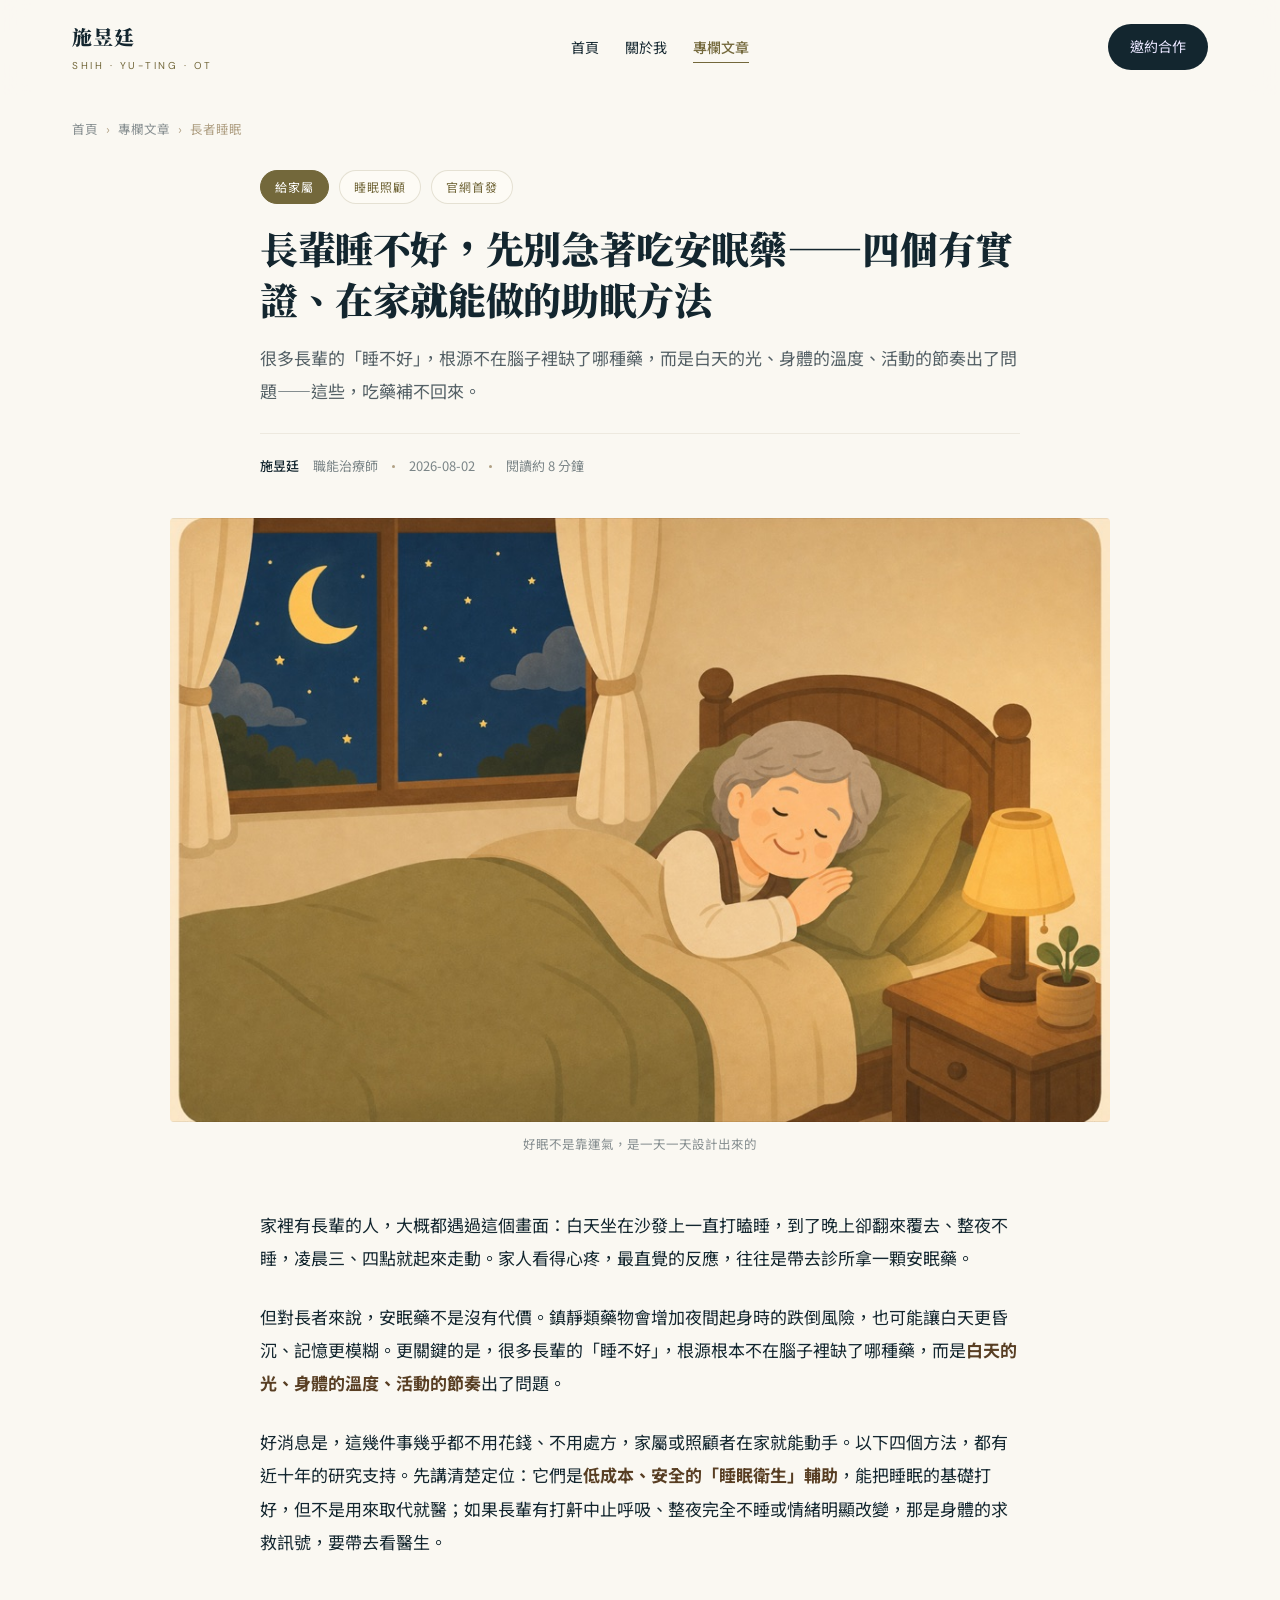
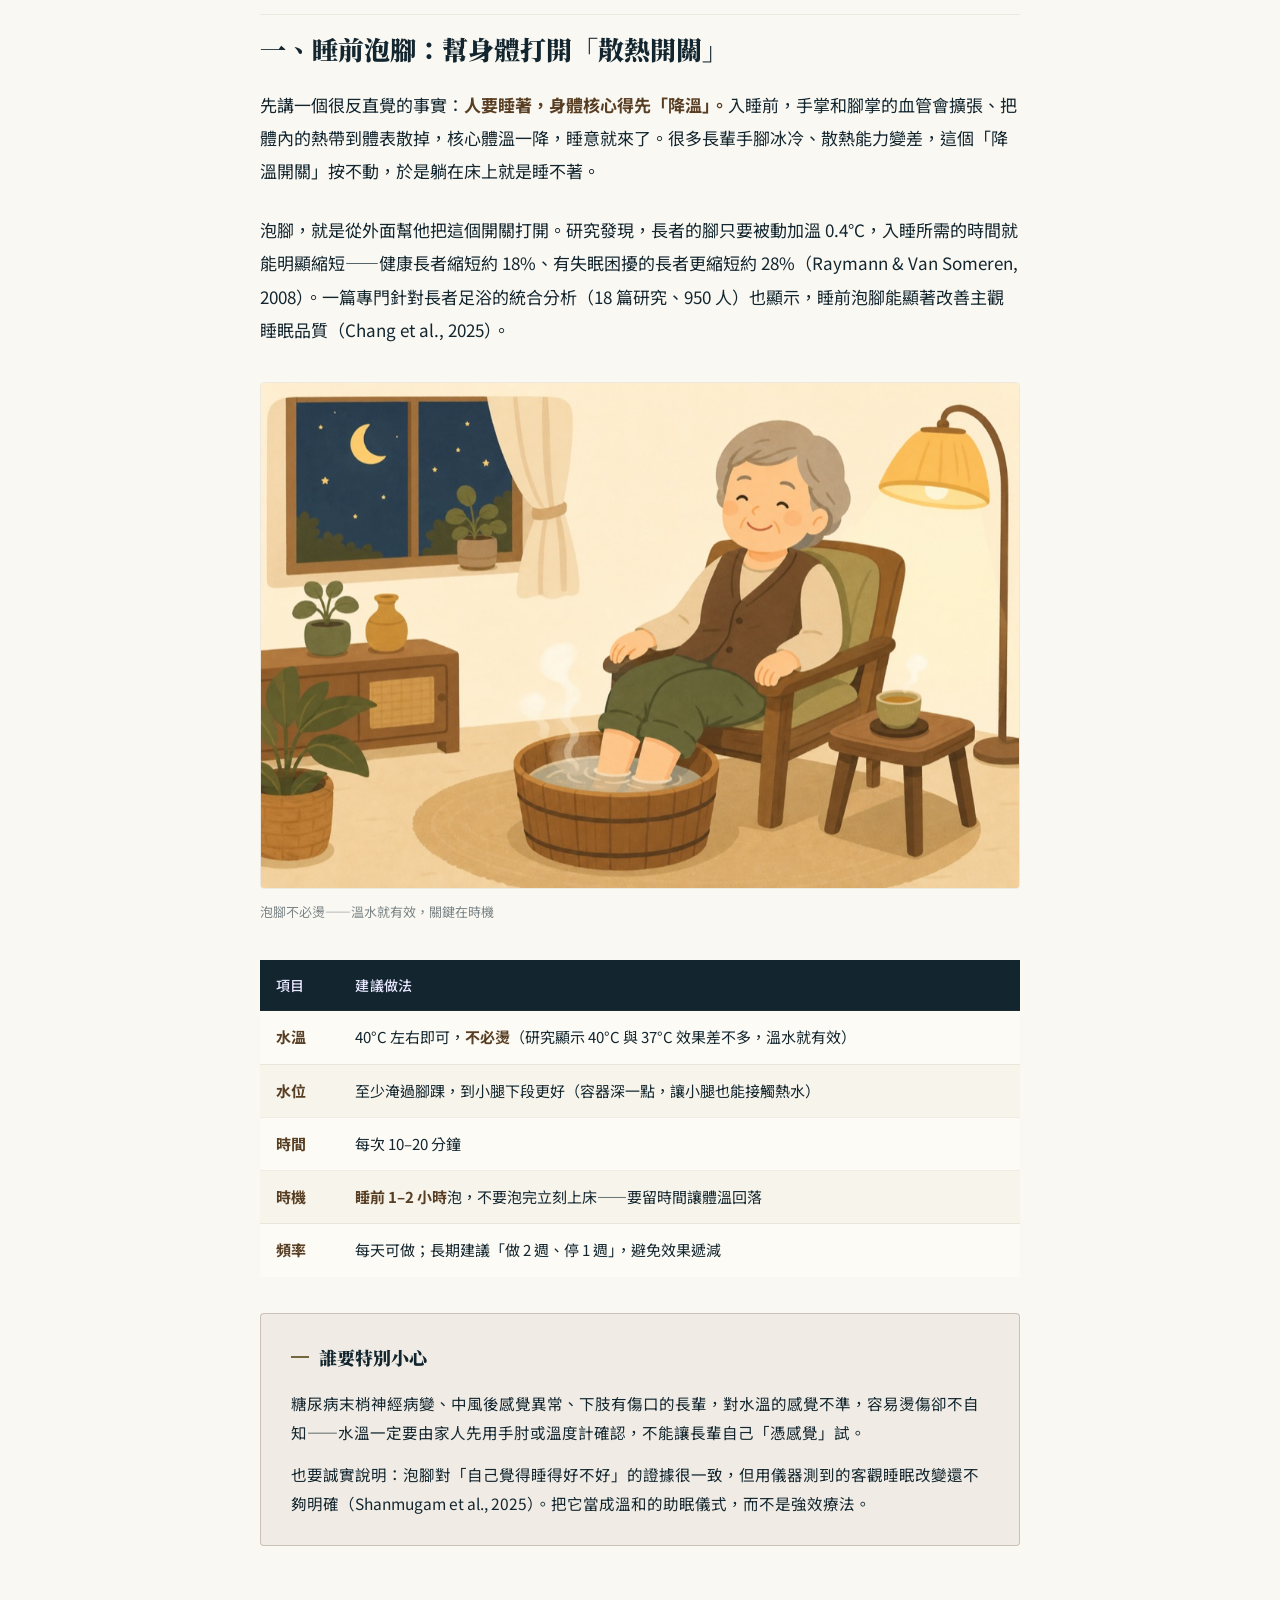
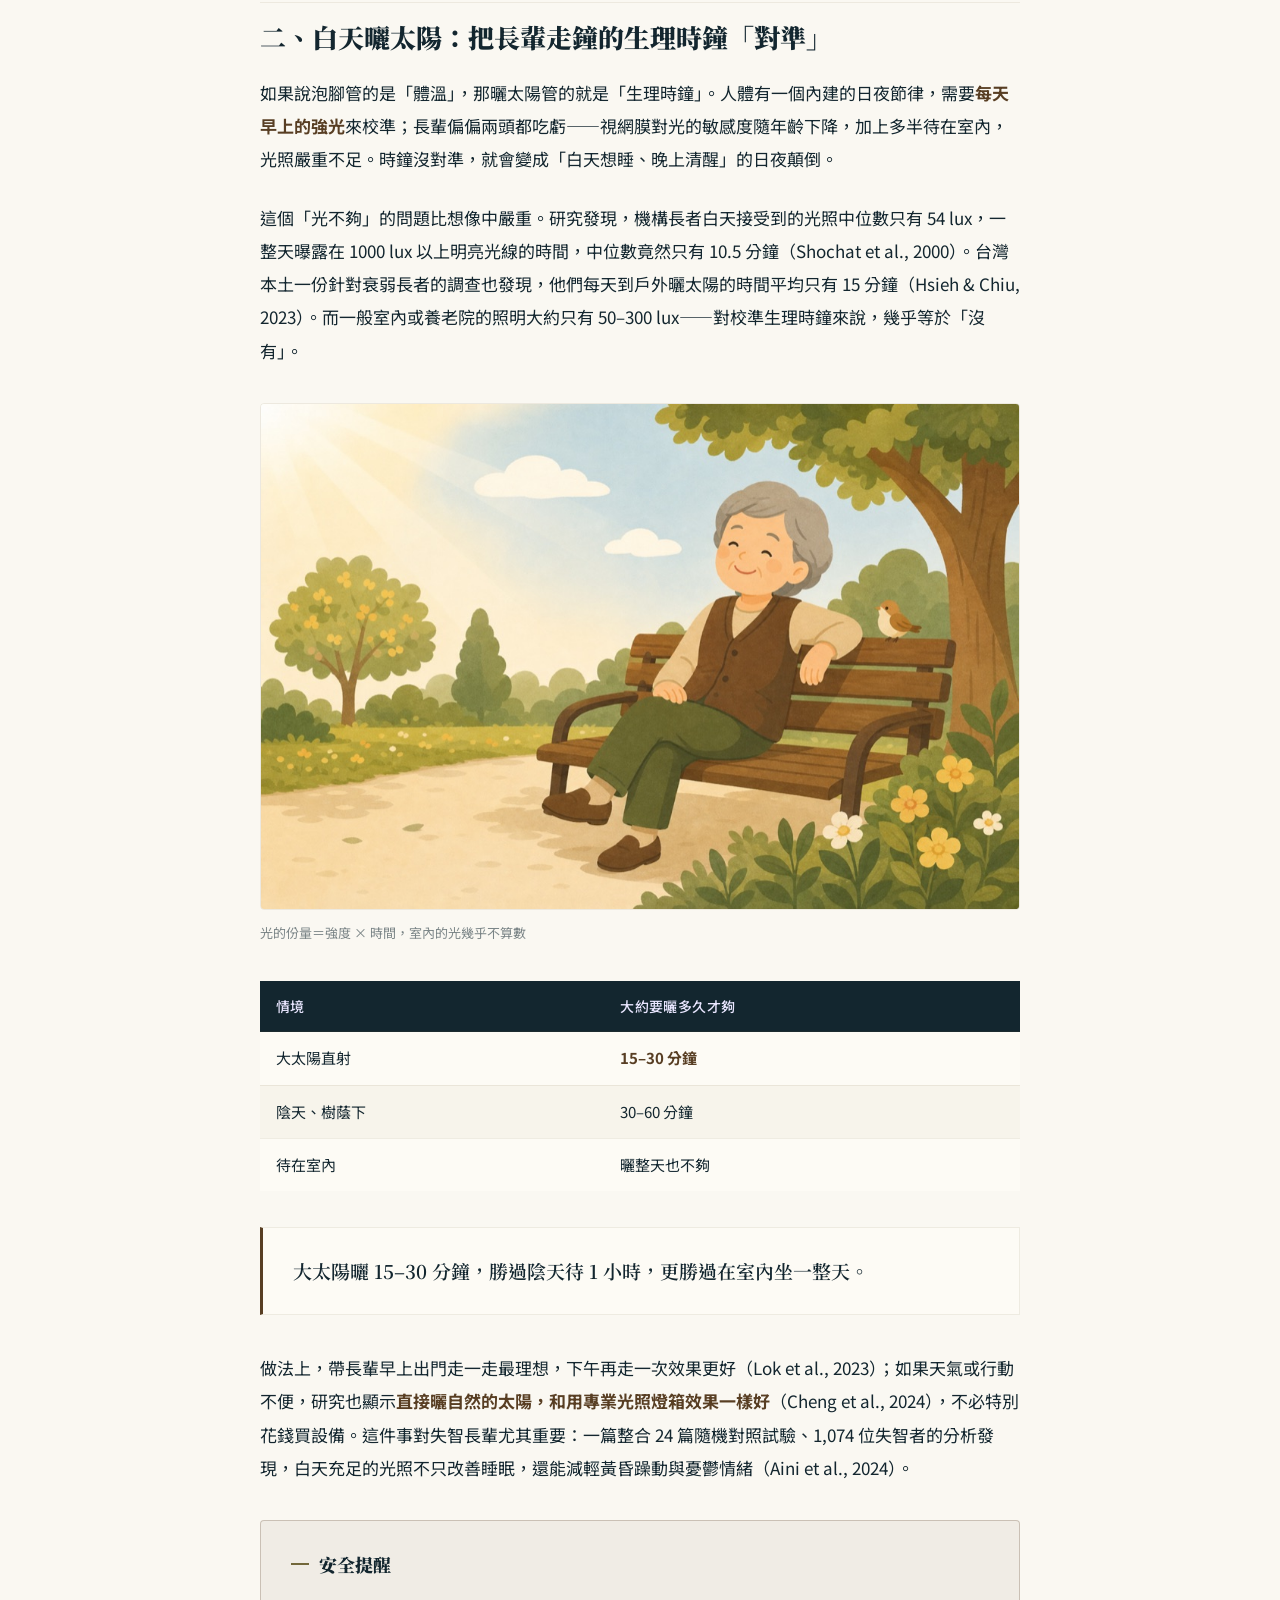
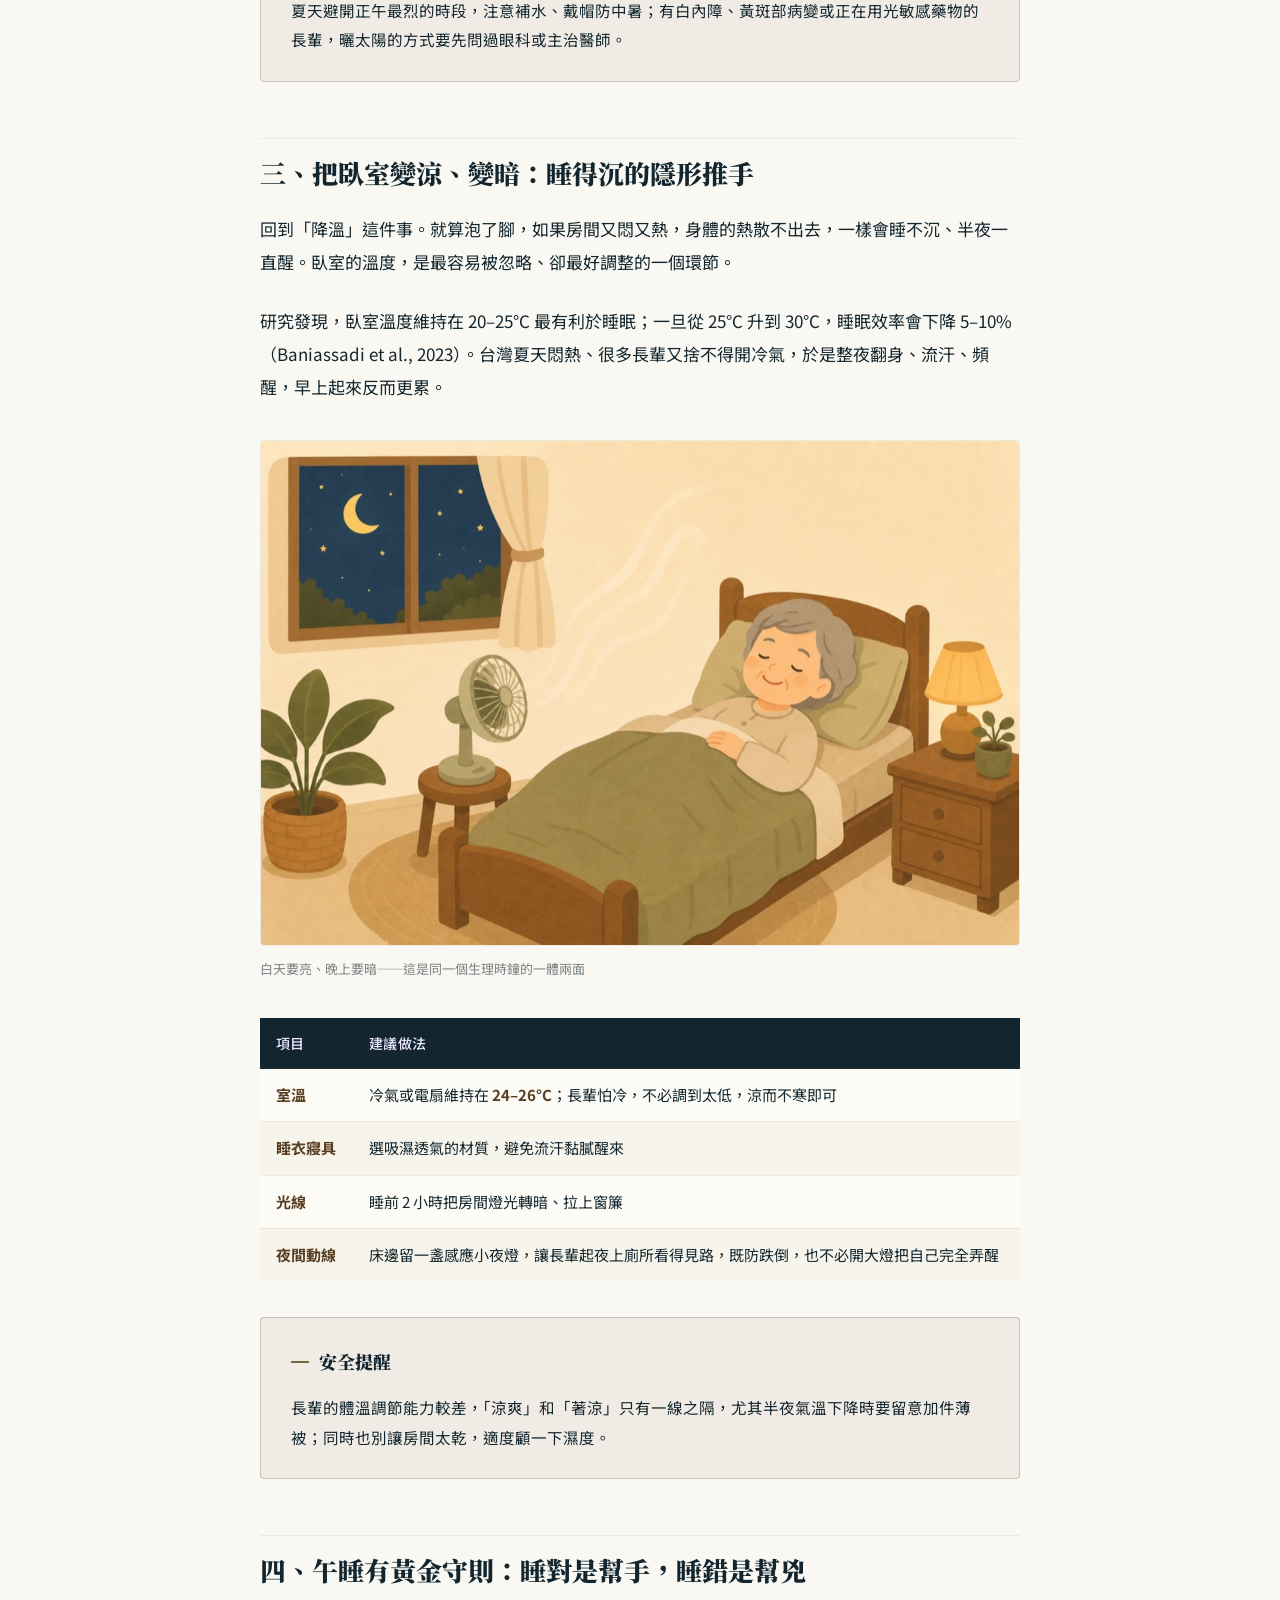
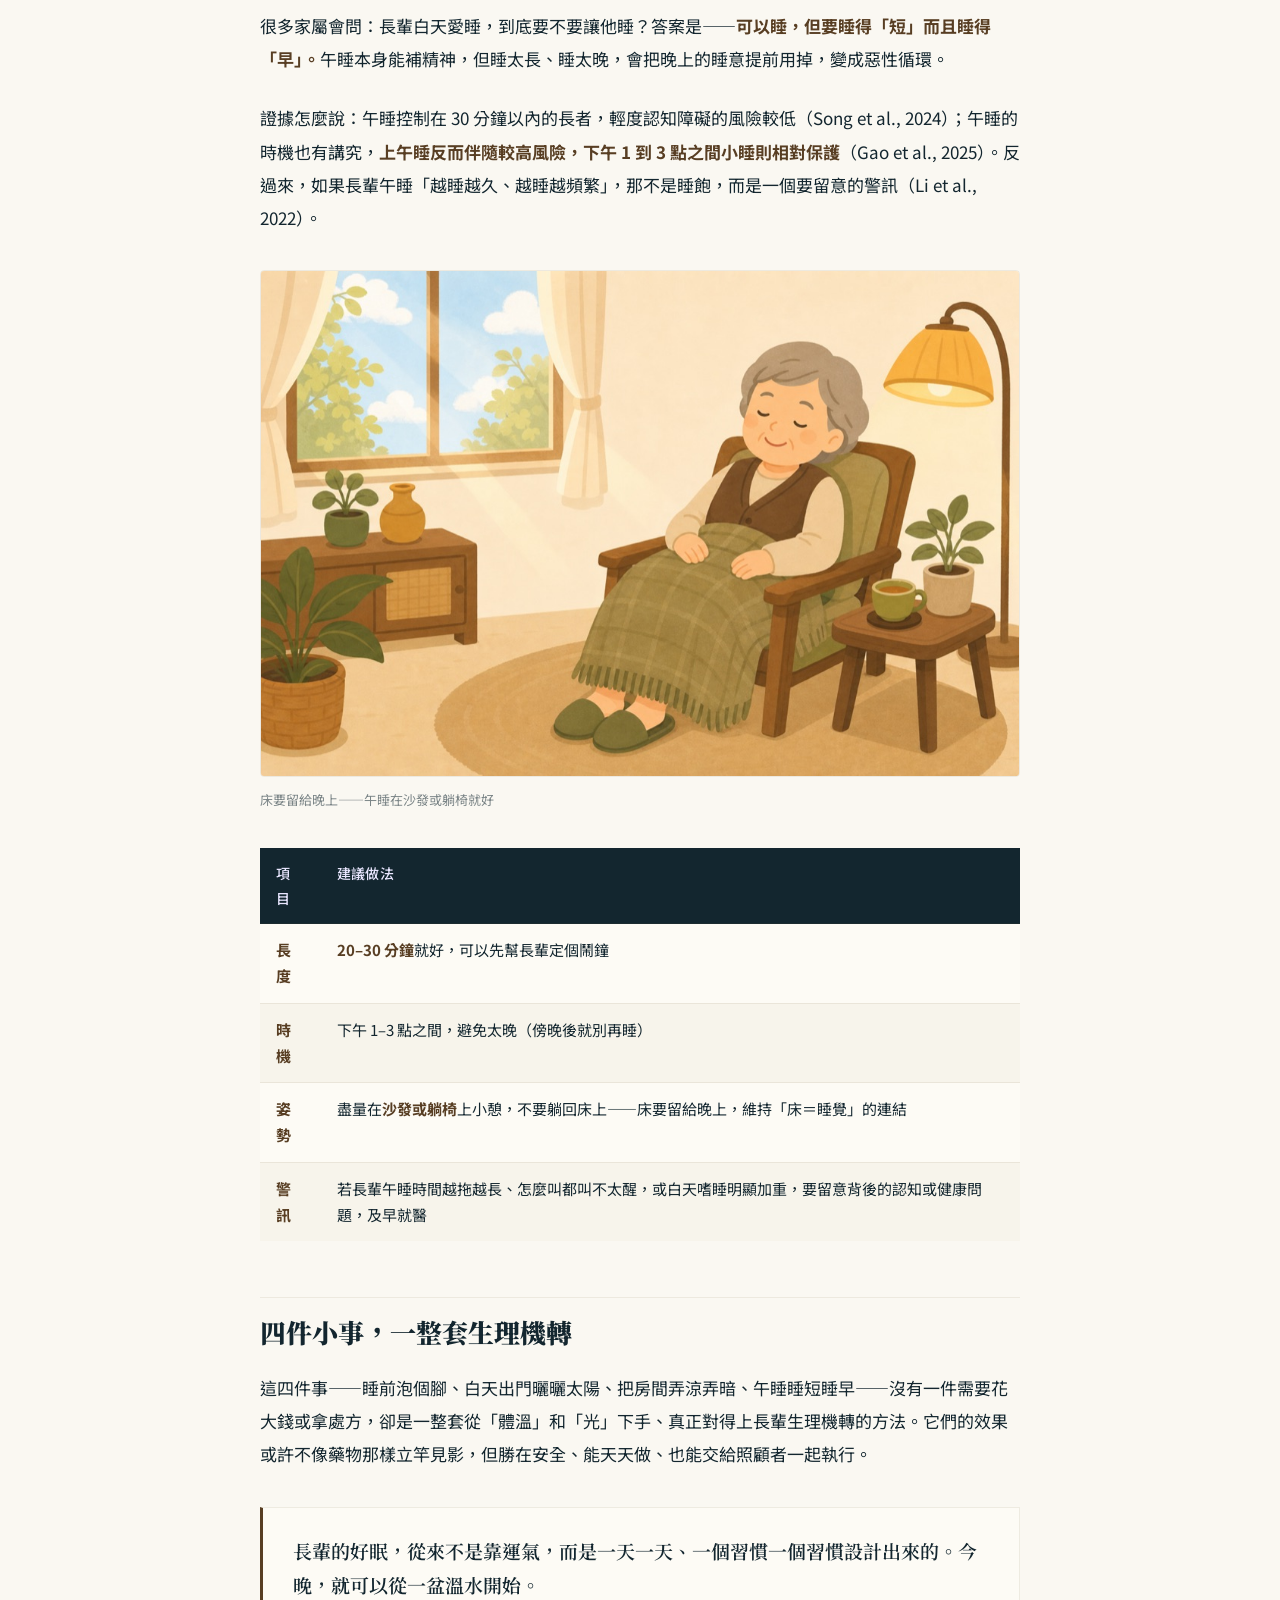
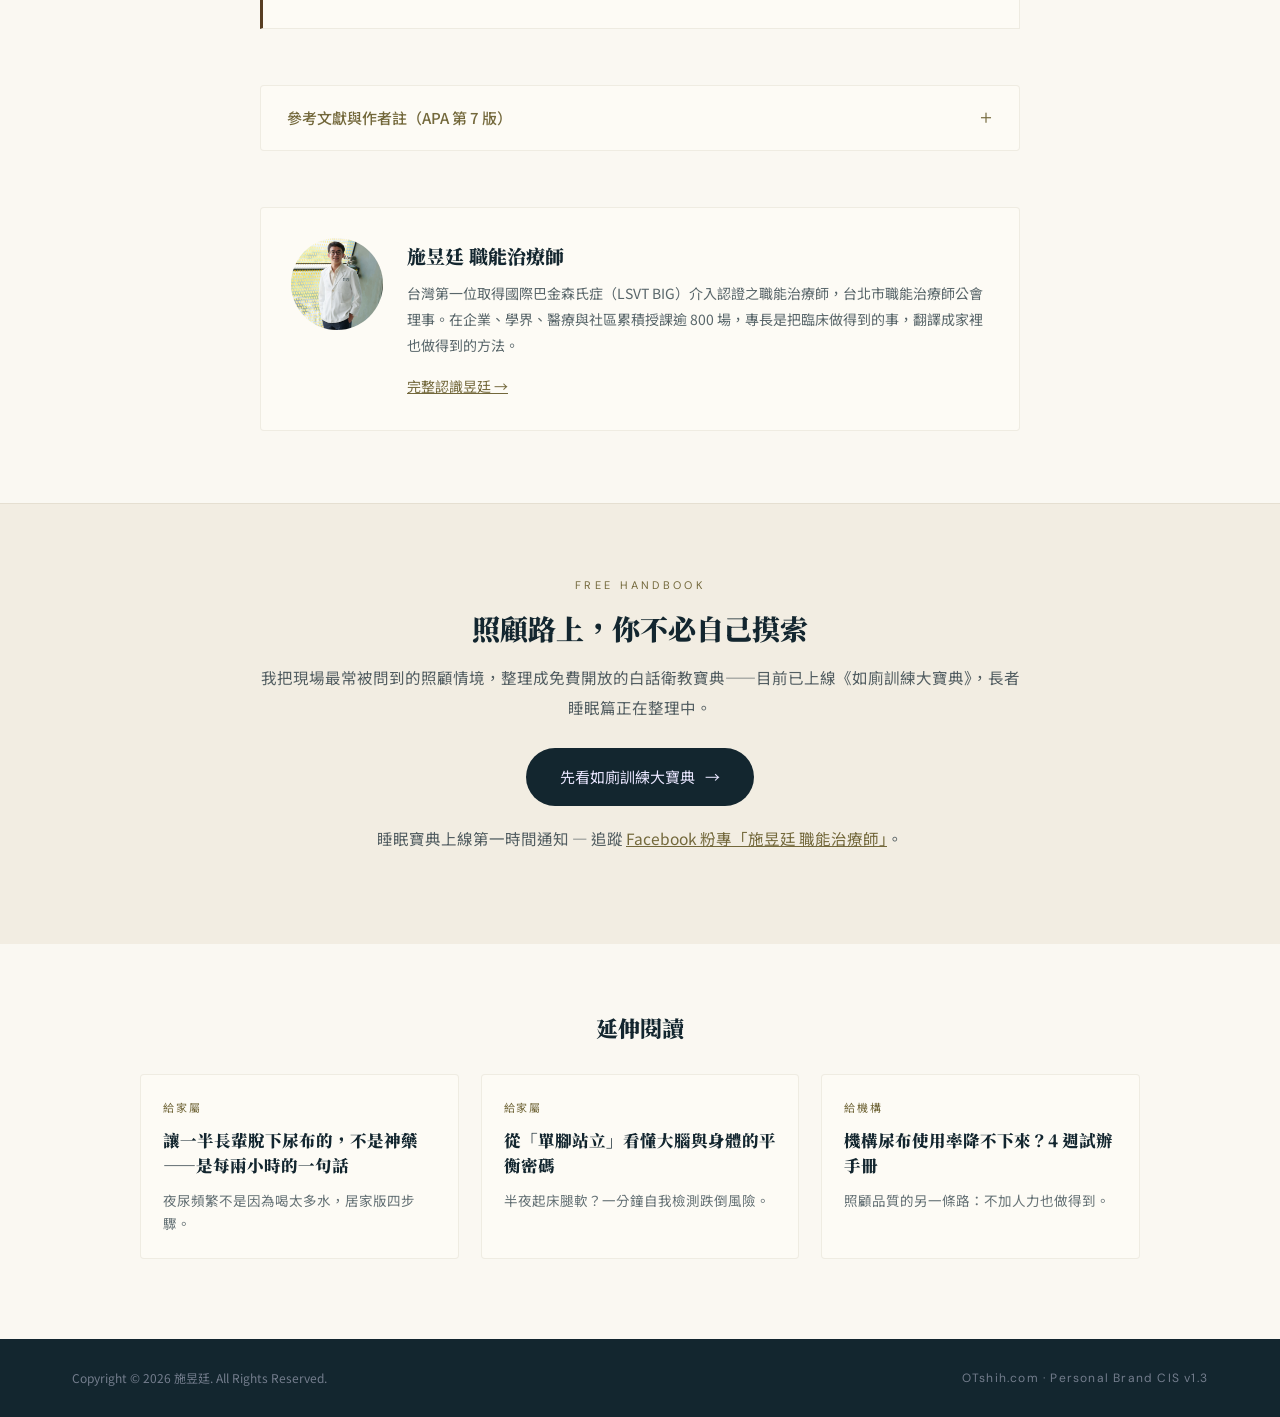
<file: articles/elder-sleep-four-tips/index.html>
<!DOCTYPE html>
<html lang="zh-TW">
<head>
  <meta charset="UTF-8">
  <meta name="viewport" content="width=device-width, initial-scale=1.0">
  <title>長輩睡不好，先別急著吃安眠藥——四個有實證、在家就能做的助眠方法｜施昱廷 職能治療師</title>
  <meta name="description" content="長輩白天打瞌睡、晚上翻來覆去？先別急著吃安眠藥。職能治療師整理四個有研究支持、在家就能做的助眠方法：睡前泡腳（40°C、10–20 分鐘）、白天曬太陽、臥室 24–26°C 變涼變暗、午睡 20–30 分鐘。附操作參數表與安全提醒。">
  <meta name="author" content="施昱廷 Shih, Yu-Ting">
  <meta name="keywords" content="長輩睡不好,長者失眠,老人家晚上不睡,助眠方法,睡前泡腳,曬太陽 生理時鐘,午睡多久,失智 日夜顛倒,睡眠衛生">
  <link rel="canonical" href="https://otshih.com/articles/elder-sleep-four-tips/">

  <!-- Favicon / App icons -->
  <link rel="icon" href="/favicon.ico" sizes="32x32">
  <link rel="icon" href="/icon.svg" type="image/svg+xml">
  <link rel="apple-touch-icon" href="/apple-touch-icon.png">
  <link rel="manifest" href="/site.webmanifest">

  <meta property="og:type" content="article">
  <meta property="og:locale" content="zh_TW">
  <meta property="og:site_name" content="施昱廷個人品牌官網">
  <meta property="og:url" content="https://otshih.com/articles/elder-sleep-four-tips/">
  <meta property="og:title" content="長輩睡不好，先別急著吃安眠藥——四個有實證、在家就能做的助眠方法">
  <meta property="og:description" content="很多長輩的睡不好，根源不在腦子裡缺了哪種藥，而是白天的光、身體的溫度、活動的節奏出了問題。這四件事不花錢、不用處方。">
  <meta property="og:image" content="https://otshih.com/assets/articles/sleep-cover.jpg">
  <meta property="article:published_time" content="2026-08-02">
  <meta property="article:author" content="施昱廷">
  <meta name="theme-color" content="#13262F">

  <link rel="preconnect" href="https://fonts.googleapis.com">
  <link rel="preconnect" href="https://fonts.gstatic.com" crossorigin>
  <link href="https://fonts.googleapis.com/css2?family=DM+Sans:wght@300;400;500&family=Noto+Serif+TC:wght@600;900&family=Noto+Sans+TC:wght@300;400;500;700&display=swap" rel="stylesheet">
  <link rel="stylesheet" href="/assets/article.css?v=20260802">

  <script type="application/ld+json">
  {
    "@context": "https://schema.org",
    "@type": "Article",
    "headline": "長輩睡不好，先別急著吃安眠藥——四個有實證、在家就能做的助眠方法",
    "description": "睡前泡腳、白天曬太陽、臥室變涼變暗、午睡睡短睡早：四個有研究支持、不花錢也不用處方的長者助眠方法。",
    "image": "https://otshih.com/assets/articles/sleep-cover.jpg",
    "datePublished": "2026-08-02",
    "dateModified": "2026-08-02",
    "inLanguage": "zh-TW",
    "author": { "@type": "Person", "name": "施昱廷", "jobTitle": "職能治療師", "url": "https://otshih.com/about/" },
    "publisher": { "@type": "Person", "name": "施昱廷", "url": "https://otshih.com/" },
    "mainEntityOfPage": { "@type": "WebPage", "@id": "https://otshih.com/articles/elder-sleep-four-tips/" },
    "about": ["長者睡眠", "睡眠衛生", "居家照顧"]
  }
  </script>
  <script type="application/ld+json">
  {
    "@context": "https://schema.org",
    "@type": "FAQPage",
    "mainEntity": [
      {
        "@type": "Question",
        "name": "長輩睡前泡腳，水溫要幾度、泡多久？",
        "acceptedAnswer": { "@type": "Answer", "text": "水溫 40°C 左右即可，不必燙；研究顯示 40°C 與 37°C 效果差不多。水位至少淹過腳踝，每次泡 10 到 20 分鐘，時機安排在睡前 1 到 2 小時，不要泡完立刻上床，要留時間讓體溫回落。糖尿病末梢神經病變、中風後感覺異常或下肢有傷口的長輩，水溫一定要由家人先確認。" }
      },
      {
        "@type": "Question",
        "name": "長輩白天愛睡覺，午睡到底要不要讓他睡？",
        "acceptedAnswer": { "@type": "Answer", "text": "可以睡，但要睡得短而且睡得早。建議控制在 20 到 30 分鐘以內，安排在下午 1 到 3 點之間，傍晚後就別再睡；盡量在沙發或躺椅上小憩，不要躺回床上，維持「床等於睡覺」的連結。若長輩午睡時間越拖越長、怎麼叫都叫不太醒，要留意背後的健康問題並及早就醫。" }
      },
      {
        "@type": "Question",
        "name": "長輩日夜顛倒，白天要曬多久太陽才夠？",
        "acceptedAnswer": { "@type": "Answer", "text": "大太陽直射約 15 到 30 分鐘；陰天或樹蔭下需要 30 到 60 分鐘；待在室內則曬整天也不夠，因為一般室內照明只有 50 到 300 lux。早上出門走一走最理想，下午再走一次效果更好。研究顯示直接曬自然的太陽和用專業光照燈箱效果一樣好，不必特別買設備。" }
      }
    ]
  }
  </script>
  <script type="application/ld+json">
  {
    "@context": "https://schema.org",
    "@type": "BreadcrumbList",
    "itemListElement": [
      { "@type": "ListItem", "position": 1, "name": "首頁", "item": "https://otshih.com/" },
      { "@type": "ListItem", "position": 2, "name": "專欄文章", "item": "https://otshih.com/articles/" },
      { "@type": "ListItem", "position": 3, "name": "長輩睡不好，先別急著吃安眠藥", "item": "https://otshih.com/articles/elder-sleep-four-tips/" }
    ]
  }
  </script>
</head>
<body>

  <nav class="topbar" id="topnav">
    <div class="container">
      <a href="/" class="brand">
        <span class="brand-name">施昱廷</span>
        <span class="brand-sub">SHIH · YU-TING · OT</span>
      </a>
      <ul class="nav-links">
        <li><a href="/">首頁</a></li>
        <li><a href="/about/">關於我</a></li>
        <li><a href="/articles/" class="active">專欄文章</a></li>
      </ul>
      <a href="/#contact" class="nav-cta">邀約合作</a>
    </div>
  </nav>

  <div class="container">
    <nav class="breadcrumb" aria-label="麵包屑">
      <a href="/">首頁</a><span>›</span><a href="/articles/">專欄文章</a><span>›</span><span>長者睡眠</span>
    </nav>
  </div>

  <header class="article-head">
    <div class="container">
      <div class="wrap">
        <div class="tag-row">
          <span class="tag audience-c">給家屬</span>
          <span class="tag">睡眠照顧</span>
          <span class="tag">官網首發</span>
        </div>
        <h1 class="article-h1">長輩睡不好，先別急著吃安眠藥——四個有實證、在家就能做的助眠方法</h1>
        <p class="article-lede">很多長輩的「睡不好」，根源不在腦子裡缺了哪種藥，而是白天的光、身體的溫度、活動的節奏出了問題——這些，吃藥補不回來。</p>
        <div class="byline">
          <strong>施昱廷</strong> 職能治療師
          <span class="dot"></span><span>2026-08-02</span>
          <span class="dot"></span><span>閱讀約 8 分鐘</span>
        </div>
      </div>
    </div>
  </header>

  <div class="container">
    <figure class="cover-figure">
      <img src="/assets/articles/sleep-cover.jpg" alt="夜裡安穩入睡的長輩">
      <figcaption>好眠不是靠運氣，是一天一天設計出來的</figcaption>
    </figure>

    <article class="prose">

      <p>家裡有長輩的人，大概都遇過這個畫面：白天坐在沙發上一直打瞌睡，到了晚上卻翻來覆去、整夜不睡，凌晨三、四點就起來走動。家人看得心疼，最直覺的反應，往往是帶去診所拿一顆安眠藥。</p>

      <p>但對長者來說，安眠藥不是沒有代價。鎮靜類藥物會增加夜間起身時的跌倒風險，也可能讓白天更昏沉、記憶更模糊。更關鍵的是，很多長輩的「睡不好」，根源根本不在腦子裡缺了哪種藥，而是<strong>白天的光、身體的溫度、活動的節奏</strong>出了問題。</p>

      <p>好消息是，這幾件事幾乎都不用花錢、不用處方，家屬或照顧者在家就能動手。以下四個方法，都有近十年的研究支持。先講清楚定位：它們是<strong>低成本、安全的「睡眠衛生」輔助</strong>，能把睡眠的基礎打好，但不是用來取代就醫；如果長輩有打鼾中止呼吸、整夜完全不睡或情緒明顯改變，那是身體的求救訊號，要帶去看醫生。</p>

      <h2>一、睡前泡腳：幫身體打開「散熱開關」</h2>

      <p>先講一個很反直覺的事實：<strong>人要睡著，身體核心得先「降溫」。</strong>入睡前，手掌和腳掌的血管會擴張、把體內的熱帶到體表散掉，核心體溫一降，睡意就來了。很多長輩手腳冰冷、散熱能力變差，這個「降溫開關」按不動，於是躺在床上就是睡不著。</p>

      <p>泡腳，就是從外面幫他把這個開關打開。研究發現，長者的腳只要被動加溫 0.4°C，入睡所需的時間就能明顯縮短——健康長者縮短約 18%、有失眠困擾的長者更縮短約 28%（Raymann &amp; Van Someren, 2008）。一篇專門針對長者足浴的統合分析（18 篇研究、950 人）也顯示，睡前泡腳能顯著改善主觀睡眠品質（Chang et al., 2025）。</p>

      <figure>
        <img src="/assets/articles/sleep-footbath.jpg" alt="長輩睡前泡腳，旁邊放著一杯熱茶">
        <figcaption>泡腳不必燙——溫水就有效，關鍵在時機</figcaption>
      </figure>

      <div class="table-wrap">
        <table>
          <thead><tr><th>項目</th><th>建議做法</th></tr></thead>
          <tbody>
            <tr><td><strong>水溫</strong></td><td>40°C 左右即可，<strong>不必燙</strong>（研究顯示 40°C 與 37°C 效果差不多，溫水就有效）</td></tr>
            <tr><td><strong>水位</strong></td><td>至少淹過腳踝，到小腿下段更好（容器深一點，讓小腿也能接觸熱水）</td></tr>
            <tr><td><strong>時間</strong></td><td>每次 10–20 分鐘</td></tr>
            <tr><td><strong>時機</strong></td><td><strong>睡前 1–2 小時</strong>泡，不要泡完立刻上床——要留時間讓體溫回落</td></tr>
            <tr><td><strong>頻率</strong></td><td>每天可做；長期建議「做 2 週、停 1 週」，避免效果遞減</td></tr>
          </tbody>
        </table>
      </div>

      <div class="callout warn">
        <h4>誰要特別小心</h4>
        <p>糖尿病末梢神經病變、中風後感覺異常、下肢有傷口的長輩，對水溫的感覺不準，容易燙傷卻不自知——水溫一定要由家人先用手肘或溫度計確認，不能讓長輩自己「憑感覺」試。</p>
        <p>也要誠實說明：泡腳對「自己覺得睡得好不好」的證據很一致，但用儀器測到的客觀睡眠改變還不夠明確（Shanmugam et al., 2025）。把它當成溫和的助眠儀式，而不是強效療法。</p>
      </div>

      <h2>二、白天曬太陽：把長輩走鐘的生理時鐘「對準」</h2>

      <p>如果說泡腳管的是「體溫」，那曬太陽管的就是「生理時鐘」。人體有一個內建的日夜節律，需要<strong>每天早上的強光</strong>來校準；長輩偏偏兩頭都吃虧——視網膜對光的敏感度隨年齡下降，加上多半待在室內，光照嚴重不足。時鐘沒對準，就會變成「白天想睡、晚上清醒」的日夜顛倒。</p>

      <p>這個「光不夠」的問題比想像中嚴重。研究發現，機構長者白天接受到的光照中位數只有 54 lux，一整天曝露在 1000 lux 以上明亮光線的時間，中位數竟然只有 10.5 分鐘（Shochat et al., 2000）。台灣本土一份針對衰弱長者的調查也發現，他們每天到戶外曬太陽的時間平均只有 15 分鐘（Hsieh &amp; Chiu, 2023）。而一般室內或養老院的照明大約只有 50–300 lux——對校準生理時鐘來說，幾乎等於「沒有」。</p>

      <figure>
        <img src="/assets/articles/sleep-sun.jpg" alt="長輩在公園長椅上曬太陽">
        <figcaption>光的份量＝強度 × 時間，室內的光幾乎不算數</figcaption>
      </figure>

      <div class="table-wrap">
        <table>
          <thead><tr><th>情境</th><th>大約要曬多久才夠</th></tr></thead>
          <tbody>
            <tr><td>大太陽直射</td><td><strong>15–30 分鐘</strong></td></tr>
            <tr><td>陰天、樹蔭下</td><td>30–60 分鐘</td></tr>
            <tr><td>待在室內</td><td>曬整天也不夠</td></tr>
          </tbody>
        </table>
      </div>

      <blockquote>大太陽曬 15–30 分鐘，勝過陰天待 1 小時，更勝過在室內坐一整天。</blockquote>

      <p>做法上，帶長輩早上出門走一走最理想，下午再走一次效果更好（Lok et al., 2023）；如果天氣或行動不便，研究也顯示<strong>直接曬自然的太陽，和用專業光照燈箱效果一樣好</strong>（Cheng et al., 2024），不必特別花錢買設備。這件事對失智長輩尤其重要：一篇整合 24 篇隨機對照試驗、1,074 位失智者的分析發現，白天充足的光照不只改善睡眠，還能減輕黃昏躁動與憂鬱情緒（Aini et al., 2024）。</p>

      <div class="callout warn">
        <h4>安全提醒</h4>
        <p>夏天避開正午最烈的時段，注意補水、戴帽防中暑；有白內障、黃斑部病變或正在用光敏感藥物的長輩，曬太陽的方式要先問過眼科或主治醫師。</p>
      </div>

      <h2>三、把臥室變涼、變暗：睡得沉的隱形推手</h2>

      <p>回到「降溫」這件事。就算泡了腳，如果房間又悶又熱，身體的熱散不出去，一樣會睡不沉、半夜一直醒。臥室的溫度，是最容易被忽略、卻最好調整的一個環節。</p>

      <p>研究發現，臥室溫度維持在 20–25°C 最有利於睡眠；一旦從 25°C 升到 30°C，睡眠效率會下降 5–10%（Baniassadi et al., 2023）。台灣夏天悶熱、很多長輩又捨不得開冷氣，於是整夜翻身、流汗、頻醒，早上起來反而更累。</p>

      <figure>
        <img src="/assets/articles/sleep-bedroom.jpg" alt="開著電扇、涼爽通風的臥室裡安睡的長輩">
        <figcaption>白天要亮、晚上要暗——這是同一個生理時鐘的一體兩面</figcaption>
      </figure>

      <div class="table-wrap">
        <table>
          <thead><tr><th>項目</th><th>建議做法</th></tr></thead>
          <tbody>
            <tr><td><strong>室溫</strong></td><td>冷氣或電扇維持在 <strong>24–26°C</strong>；長輩怕冷，不必調到太低，涼而不寒即可</td></tr>
            <tr><td><strong>睡衣寢具</strong></td><td>選吸濕透氣的材質，避免流汗黏膩醒來</td></tr>
            <tr><td><strong>光線</strong></td><td>睡前 2 小時把房間燈光轉暗、拉上窗簾</td></tr>
            <tr><td><strong>夜間動線</strong></td><td>床邊留一盞感應小夜燈，讓長輩起夜上廁所看得見路，既防跌倒，也不必開大燈把自己完全弄醒</td></tr>
          </tbody>
        </table>
      </div>

      <div class="callout warn">
        <h4>安全提醒</h4>
        <p>長輩的體溫調節能力較差，「涼爽」和「著涼」只有一線之隔，尤其半夜氣溫下降時要留意加件薄被；同時也別讓房間太乾，適度顧一下濕度。</p>
      </div>

      <h2>四、午睡有黃金守則：睡對是幫手，睡錯是幫兇</h2>

      <p>很多家屬會問：長輩白天愛睡，到底要不要讓他睡？答案是——<strong>可以睡，但要睡得「短」而且睡得「早」。</strong>午睡本身能補精神，但睡太長、睡太晚，會把晚上的睡意提前用掉，變成惡性循環。</p>

      <p>證據怎麼說：午睡控制在 30 分鐘以內的長者，輕度認知障礙的風險較低（Song et al., 2024）；午睡的時機也有講究，<strong>上午睡反而伴隨較高風險，下午 1 到 3 點之間小睡則相對保護</strong>（Gao et al., 2025）。反過來，如果長輩午睡「越睡越久、越睡越頻繁」，那不是睡飽，而是一個要留意的警訊（Li et al., 2022）。</p>

      <figure>
        <img src="/assets/articles/sleep-nap.jpg" alt="長輩白天在扶手椅上短暫小憩">
        <figcaption>床要留給晚上——午睡在沙發或躺椅就好</figcaption>
      </figure>

      <div class="table-wrap">
        <table>
          <thead><tr><th>項目</th><th>建議做法</th></tr></thead>
          <tbody>
            <tr><td><strong>長度</strong></td><td><strong>20–30 分鐘</strong>就好，可以先幫長輩定個鬧鐘</td></tr>
            <tr><td><strong>時機</strong></td><td>下午 1–3 點之間，避免太晚（傍晚後就別再睡）</td></tr>
            <tr><td><strong>姿勢</strong></td><td>盡量在<strong>沙發或躺椅</strong>上小憩，不要躺回床上——床要留給晚上，維持「床＝睡覺」的連結</td></tr>
            <tr><td><strong>警訊</strong></td><td>若長輩午睡時間越拖越長、怎麼叫都叫不太醒，或白天嗜睡明顯加重，要留意背後的認知或健康問題，及早就醫</td></tr>
          </tbody>
        </table>
      </div>

      <h2>四件小事，一整套生理機轉</h2>

      <p>這四件事——睡前泡個腳、白天出門曬曬太陽、把房間弄涼弄暗、午睡睡短睡早——沒有一件需要花大錢或拿處方，卻是一整套從「體溫」和「光」下手、真正對得上長輩生理機轉的方法。它們的效果或許不像藥物那樣立竿見影，但勝在安全、能天天做、也能交給照顧者一起執行。</p>

      <blockquote>長輩的好眠，從來不是靠運氣，而是一天一天、一個習慣一個習慣設計出來的。今晚，就可以從一盆溫水開始。</blockquote>

    </article>

    <div class="refs">
      <details>
        <summary>參考文獻與作者註（APA 第 7 版）</summary>
        <div class="refs-body">
          <h5>參考文獻</h5>
          <p>Aini, N., Chu, H., Banda, K. J., Chen, R., Lee, T.-Y., Pien, L.-C., Liu, D., Lai, Y.-J., Kang, X. L., &amp; Chou, K.-R. (2024). The effects of light therapy on sleep, depression, neuropsychiatric behaviors, and cognition among people living with dementia: A meta-analysis of randomized controlled trials. <em>The American Journal of Geriatric Psychiatry, 32</em>(6), 681–706.</p>
          <p>Baniassadi, A., Manor, B., Yu, W., Travison, T., &amp; Lipsitz, L. (2023). Nighttime ambient temperature and sleep in community-dwelling older adults. <em>Science of the Total Environment, 899</em>, 165623.</p>
          <p>Chang, S.-Y., Wu, C.-J., Chen, T.-L., &amp; Chien, H.-C. (2025). A systematic review and meta-analysis of footbath effects and optimal procedures to improve sleep in older adults. <em>Scandinavian Journal of Caring Sciences, 39</em>(3), e70118.</p>
          <p>Cheng, W., Ma, H., &amp; Ng, B. (2024). Effects of bright light therapy on agitation among older adults living with dementia in Macao. <em>Journal of Gerontological Social Work, 67</em>(7), 1050–1068.</p>
          <p>Gao, C., Li, P., Gao, L., Zhang, Y., Ouyang, F., Hu, K., &amp; Scheer, F. A. J. L. (2025). Timing and intraindividual variability of daytime napping and Alzheimer's disease in older adults. <em>Communications Medicine, 5</em>(1), 219.</p>
          <p>Hsieh, Y.-C., &amp; Chiu, C.-J. (2023). The role of outdoor light exposure on sleep quality in older individuals with frailty of different living types. <em>Innovation in Aging, 7</em>(Suppl 1), 1140–1141.</p>
          <p>Li, P., Gao, L., Yu, L., Zheng, X., Ulsa, M. C., Yang, H.-W., Gaba, A., Yaffe, K., Bennett, D. A., Buchman, A. S., Hu, K., &amp; Leng, Y. (2022). Daytime napping and Alzheimer's dementia: A potential bidirectional relationship. <em>Alzheimer's &amp; Dementia, 19</em>(1), 158–168.</p>
          <p>Lok, R., Woelders, T., van Koningsveld, M. J., Oberman, K., Fuhler, S. G., Beersma, D. G. M., &amp; Hut, R. A. (2023). Timing of outdoor light exposure is associated with sleep-wake consolidation in community-dwelling older men. <em>Frontiers in Sleep, 2</em>, 1268379.</p>
          <p>Raymann, R. J. E. M., &amp; Van Someren, E. J. W. (2008). Diminished capability to recognize the optimal temperature for sleep initiation may contribute to poor sleep in elderly people. <em>Sleep, 31</em>(9), 1301–1309.</p>
          <p>Shanmugam, P., et al. (2025). Does a hot foot bath improve sleep quality? <em>Alternative Therapies in Health and Medicine, 31</em>(6), 42–47.</p>
          <p>Shochat, T., Martin, J., Marler, M., &amp; Ancoli-Israel, S. (2000). Illumination levels in nursing home patients: Effects on sleep and activity rhythms. <em>Journal of Sleep Research, 9</em>(4), 373–379.</p>
          <p>Song, Y., Liu, H., Gu, K., &amp; Liu, Y. (2024). Association between nighttime sleep duration, nap time, and mild cognitive impairment in Chinese older adults. <em>BMC Public Health, 24</em>(1), 2381.</p>

          <h5>作者註</h5>
          <p>① 「泡腳」的主觀睡眠品質（如 PSQI 量表）證據強且一致，但客觀睡眠（多項生理睡眠檢查 PSG／腕動計）證據仍不足，部分研究為陰性；本文將其定位為安全、低成本的睡眠衛生輔助，而非強效療法。</p>
          <p>② 台灣衰弱長者「每日戶外光照平均 15 分鐘」出自研討會摘要（Hsieh &amp; Chiu, 2023），屬橫斷面觀察、樣本數小，用於呈現「曬光普遍不足」的現況，不宜作因果推論。</p>
          <p>③ 曬太陽的「晴天／陰天分鐘數換算」為衛教示意，整合自光照劑量文獻的方向性結論，個別差異大。</p>
          <p>④ 本文所列方法為睡眠衛生輔助，不能取代醫療診斷與治療；若長輩有疑似睡眠呼吸中止、慢性失眠或情緒／認知明顯改變，應尋求專業醫療協助。</p>
        </div>
      </details>
    </div>

    <div class="author-card">
      <img src="/assets/about/portrait-window.jpg" alt="施昱廷 職能治療師">
      <div>
        <h4>施昱廷 職能治療師</h4>
        <p>台灣第一位取得國際巴金森氏症（LSVT BIG）介入認證之職能治療師，台北市職能治療師公會理事。在企業、學界、醫療與社區累積授課逾 800 場，專長是把臨床做得到的事，翻譯成家裡也做得到的方法。</p>
        <a href="/about/">完整認識昱廷 →</a>
      </div>
    </div>
  </div>

  <section class="article-cta">
    <div class="container">
      <div class="cta-card">
        <span class="eyebrow">Free Handbook</span>
        <h3>照顧路上，你不必自己摸索</h3>
        <p>我把現場最常被問到的照顧情境，整理成免費開放的白話衛教寶典——目前已上線《如廁訓練大寶典》，長者睡眠篇正在整理中。</p>
        <a href="https://tim-healjoy.github.io/ot-handbooks/toilet-guide/" target="_blank" rel="noopener" class="btn-primary">先看如廁訓練大寶典</a>
        <p class="cta-note">睡眠寶典上線第一時間通知 — 追蹤 <a href="https://www.facebook.com/shihyuting.OT/" target="_blank" rel="noopener">Facebook 粉專「施昱廷 職能治療師」</a>。</p>
      </div>
    </div>
  </section>

  <section class="related">
    <div class="container">
      <h3>延伸閱讀</h3>
      <div class="related-grid">
        <a href="/articles/toilet-training-at-home/" class="related-card">
          <span class="rc-tag">給家屬</span>
          <h4>讓一半長輩脫下尿布的，不是神藥——是每兩小時的一句話</h4>
          <p>夜尿頻繁不是因為喝太多水，居家版四步驟。</p>
        </a>
        <a href="/articles/single-leg-stand-fall-risk/" class="related-card">
          <span class="rc-tag">給家屬</span>
          <h4>從「單腳站立」看懂大腦與身體的平衡密碼</h4>
          <p>半夜起床腿軟？一分鐘自我檢測跌倒風險。</p>
        </a>
        <a href="/articles/facility-diaper-zero/" class="related-card">
          <span class="rc-tag">給機構</span>
          <h4>機構尿布使用率降不下來？4 週試辦手冊</h4>
          <p>照顧品質的另一條路：不加人力也做得到。</p>
        </a>
      </div>
    </div>
  </section>

  <footer>
    <div class="container">
      <div class="footer-grid">
        <div>Copyright © 2026 施昱廷. All Rights Reserved.</div>
        <div class="footer-right">OTshih.com · Personal Brand CIS v1.3</div>
      </div>
    </div>
  </footer>

  <script>
    const nav = document.getElementById('topnav');
    window.addEventListener('scroll', () => {
      if (window.scrollY > 12) nav.classList.add('scrolled');
      else nav.classList.remove('scrolled');
    });
  </script>
</body>
</html>
</file>
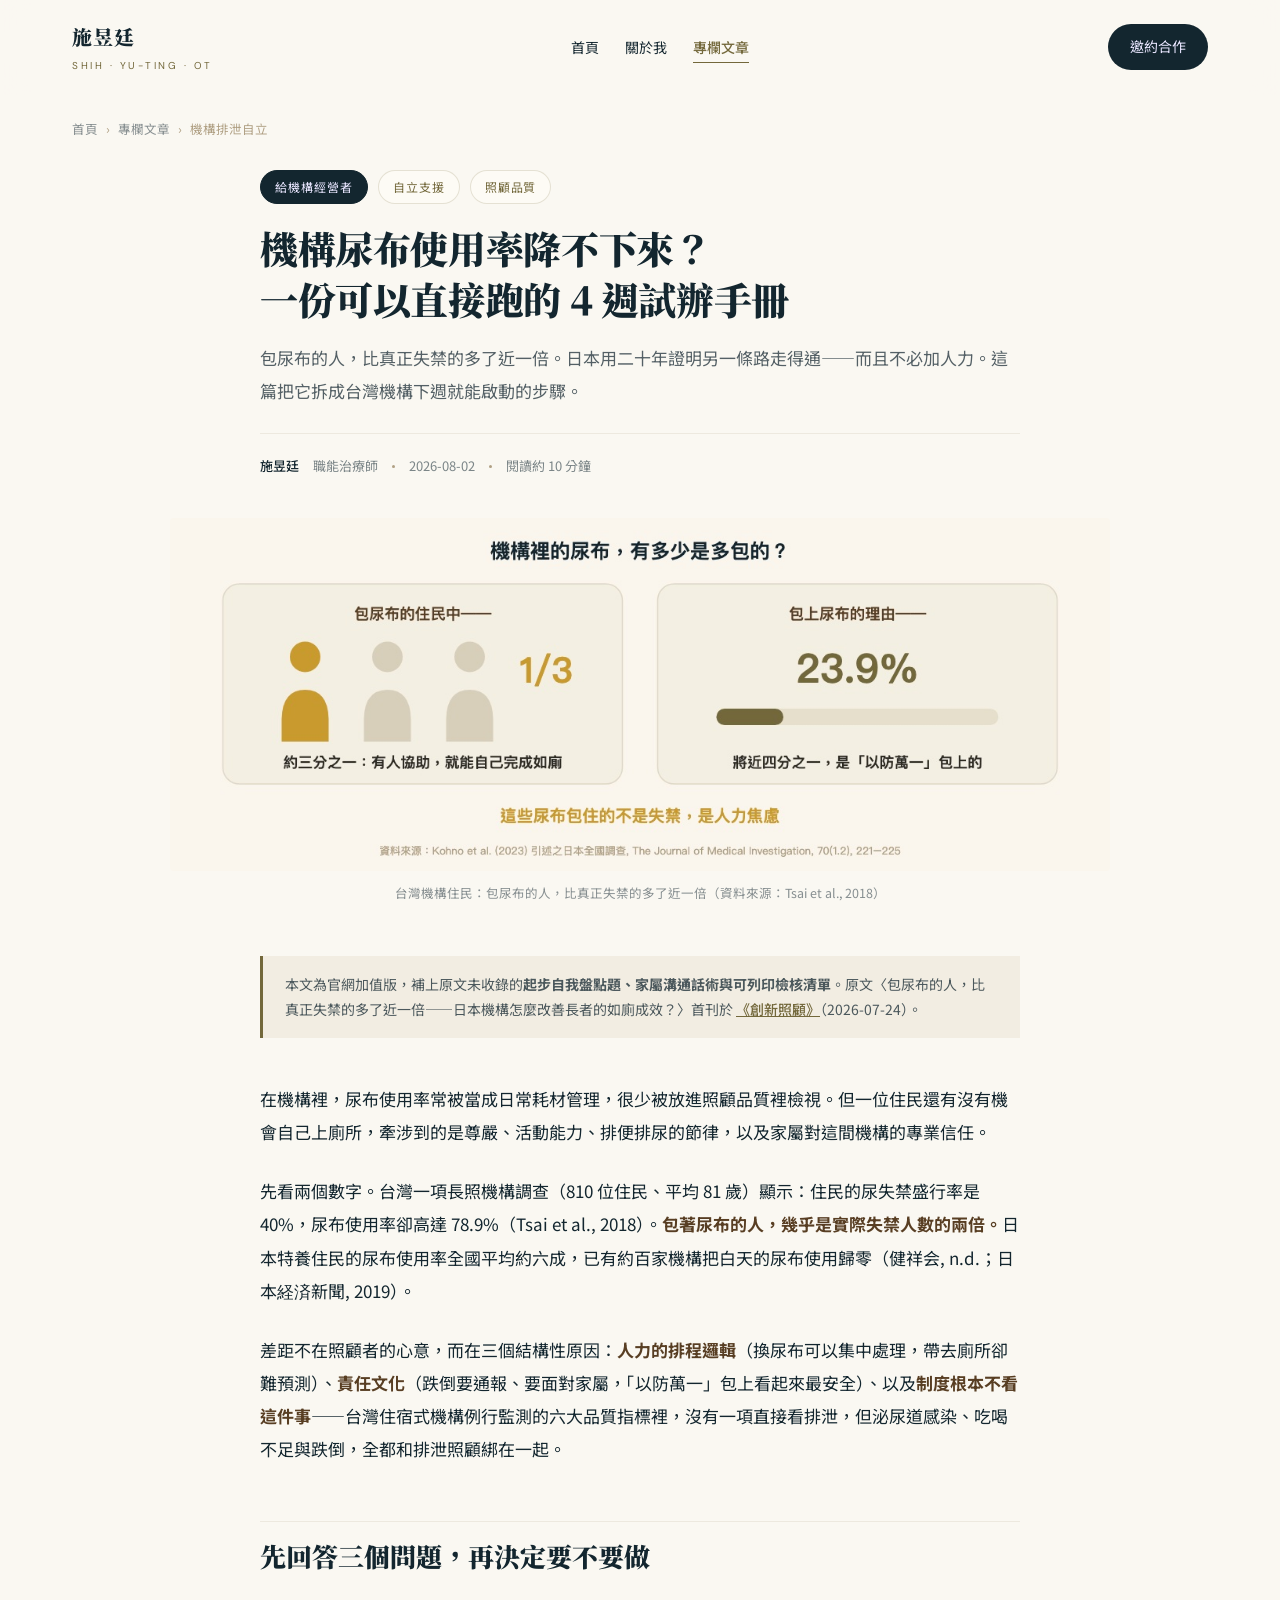
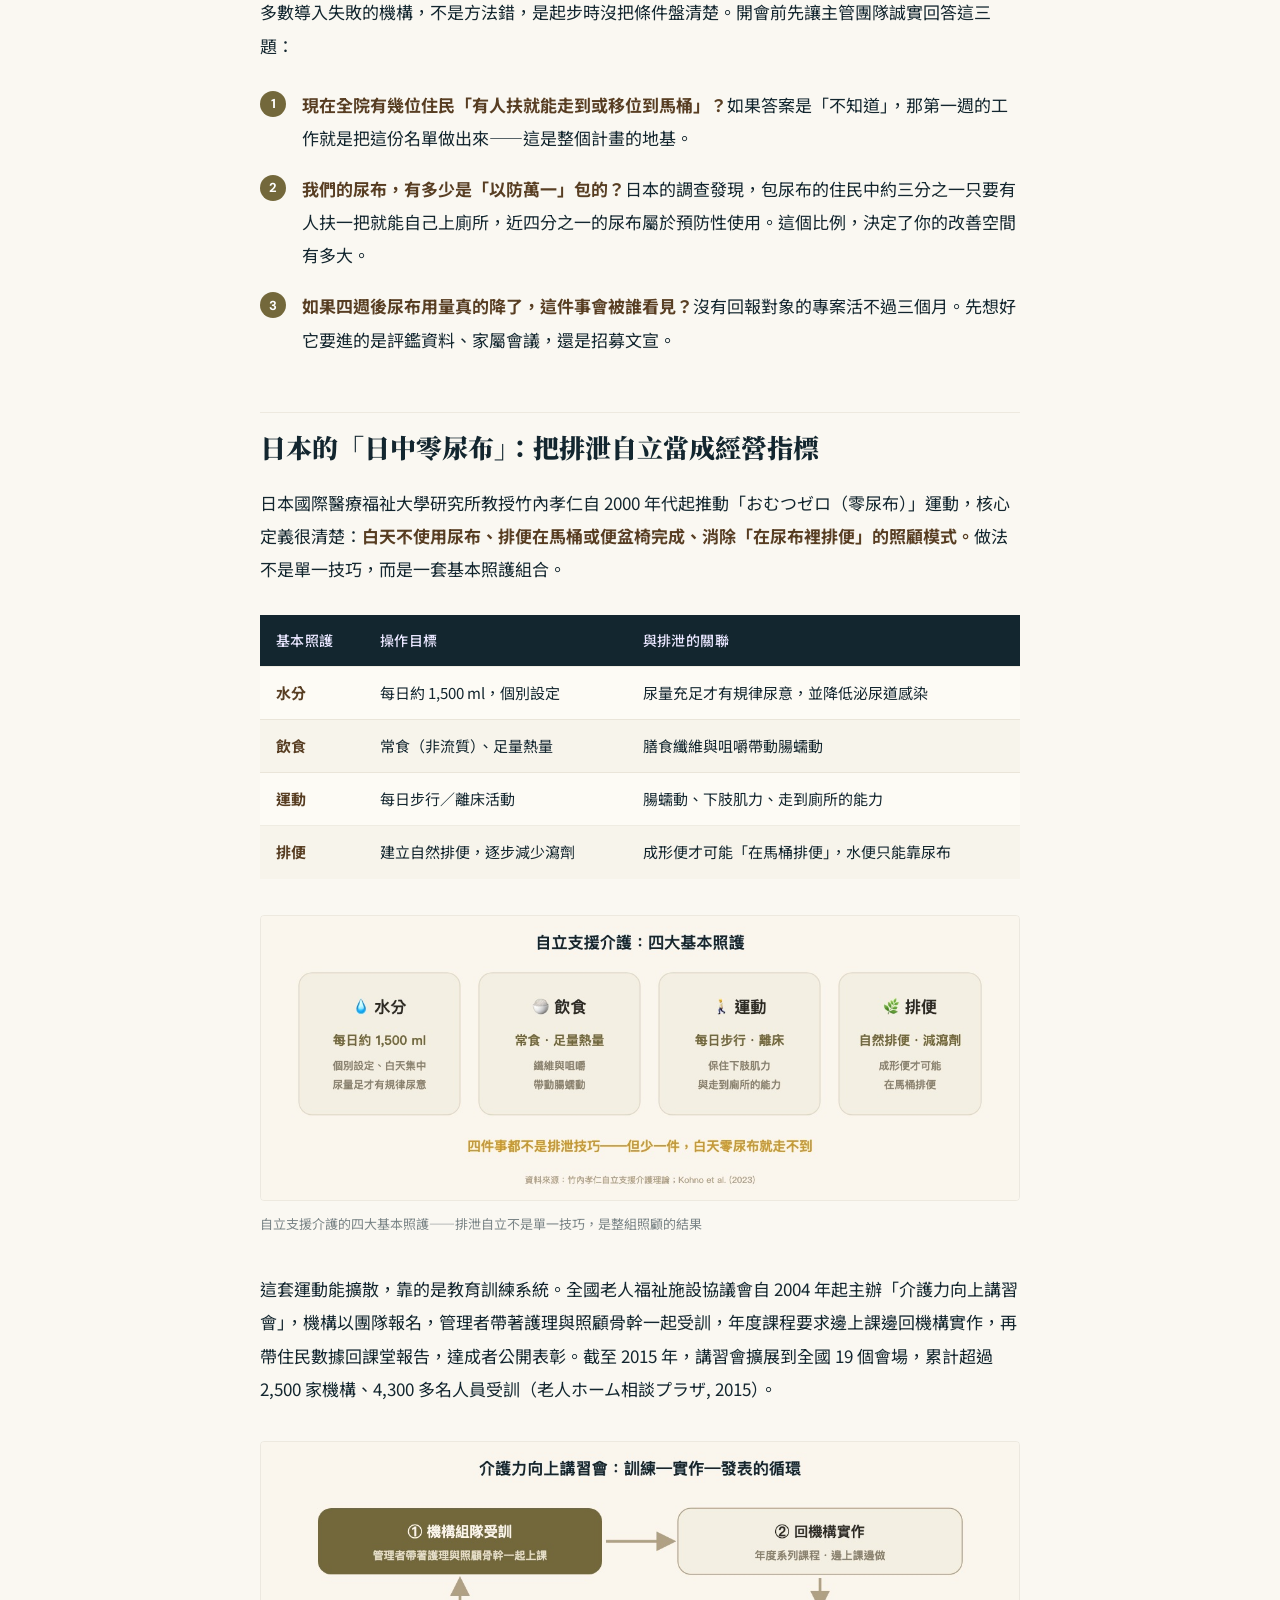
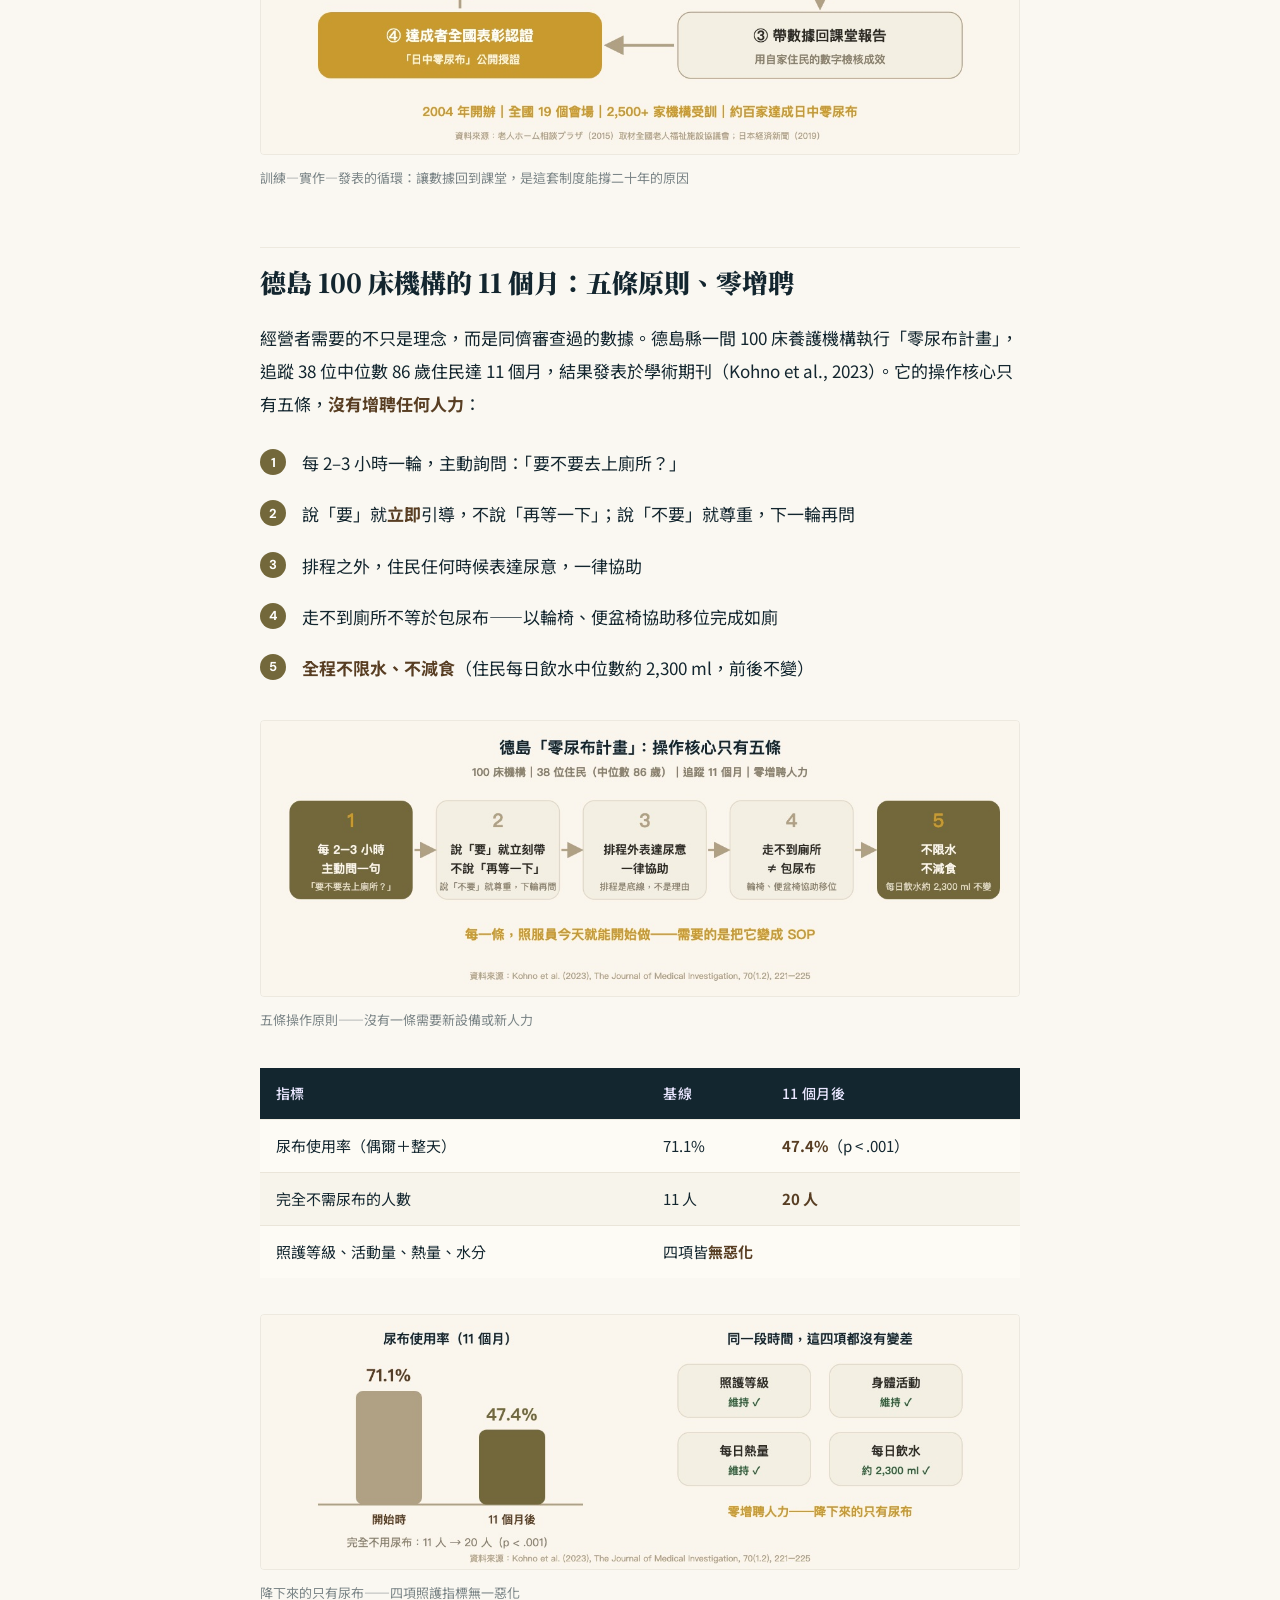
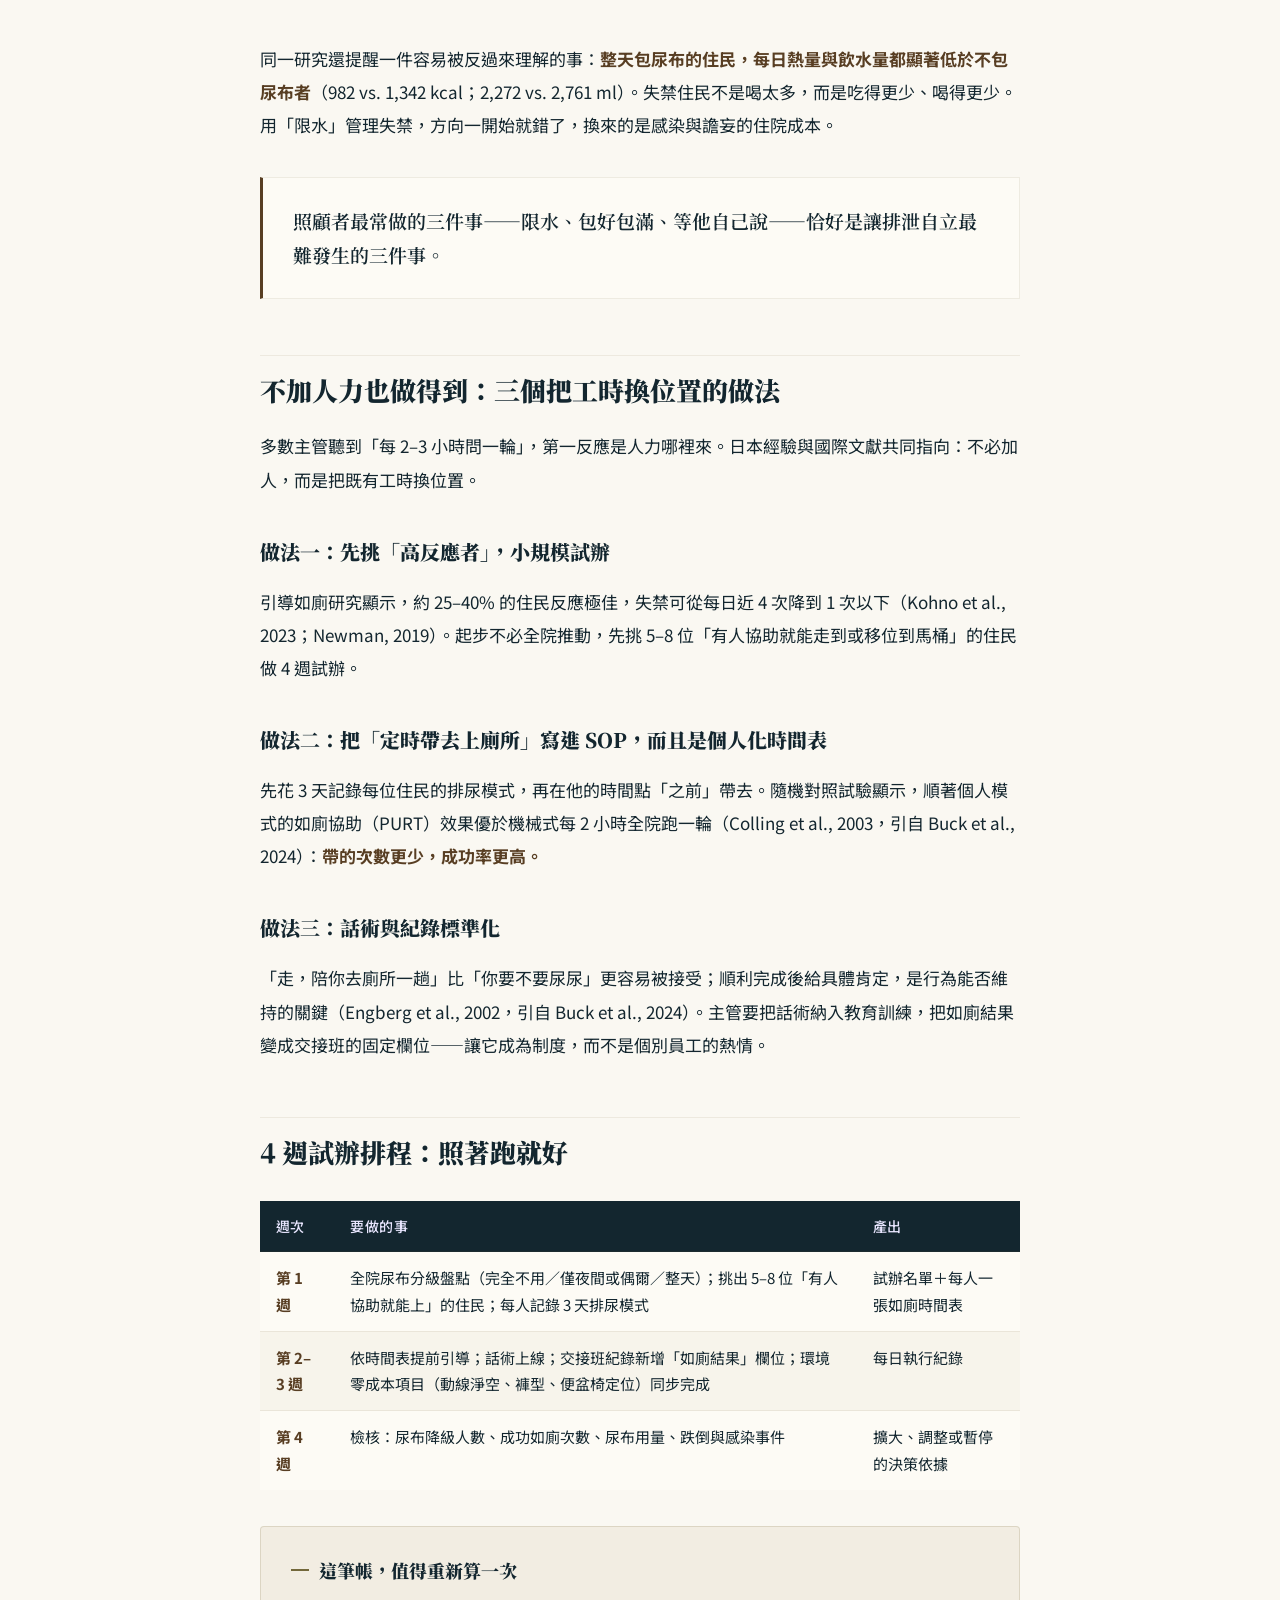
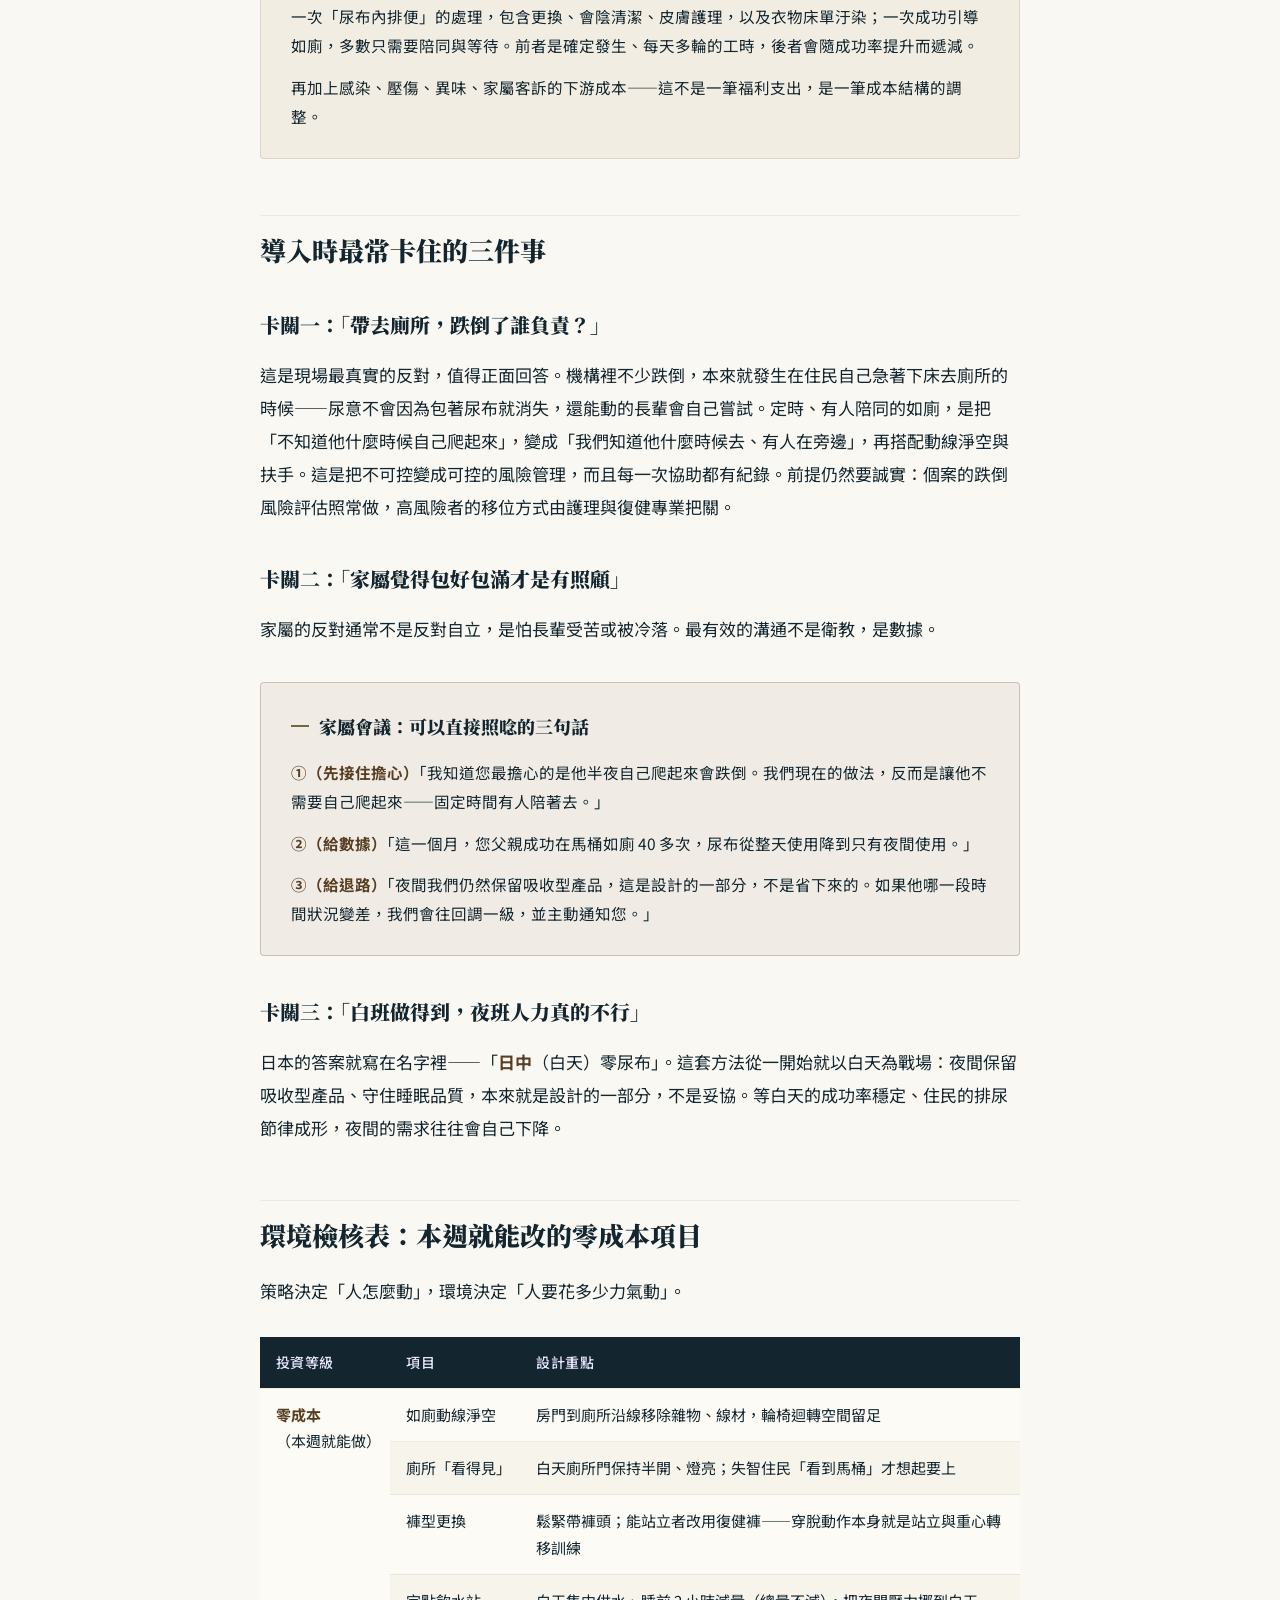
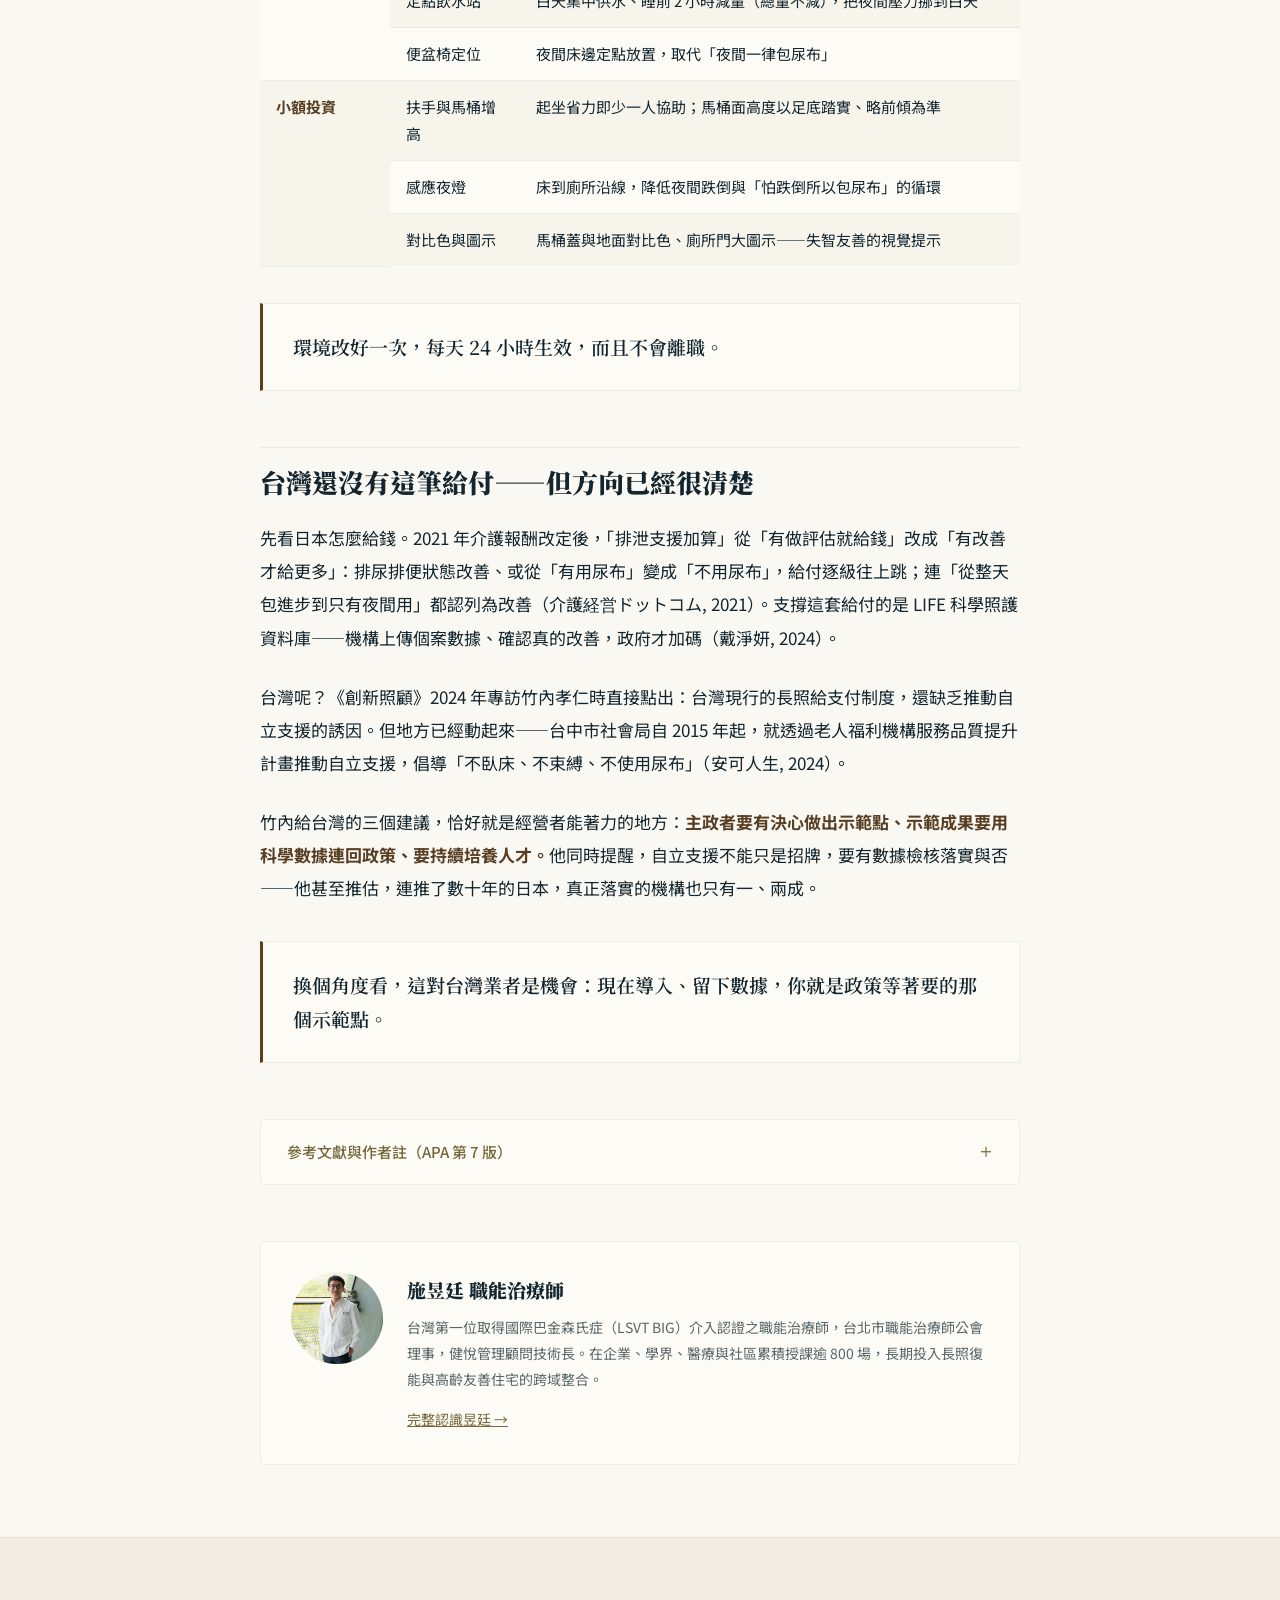
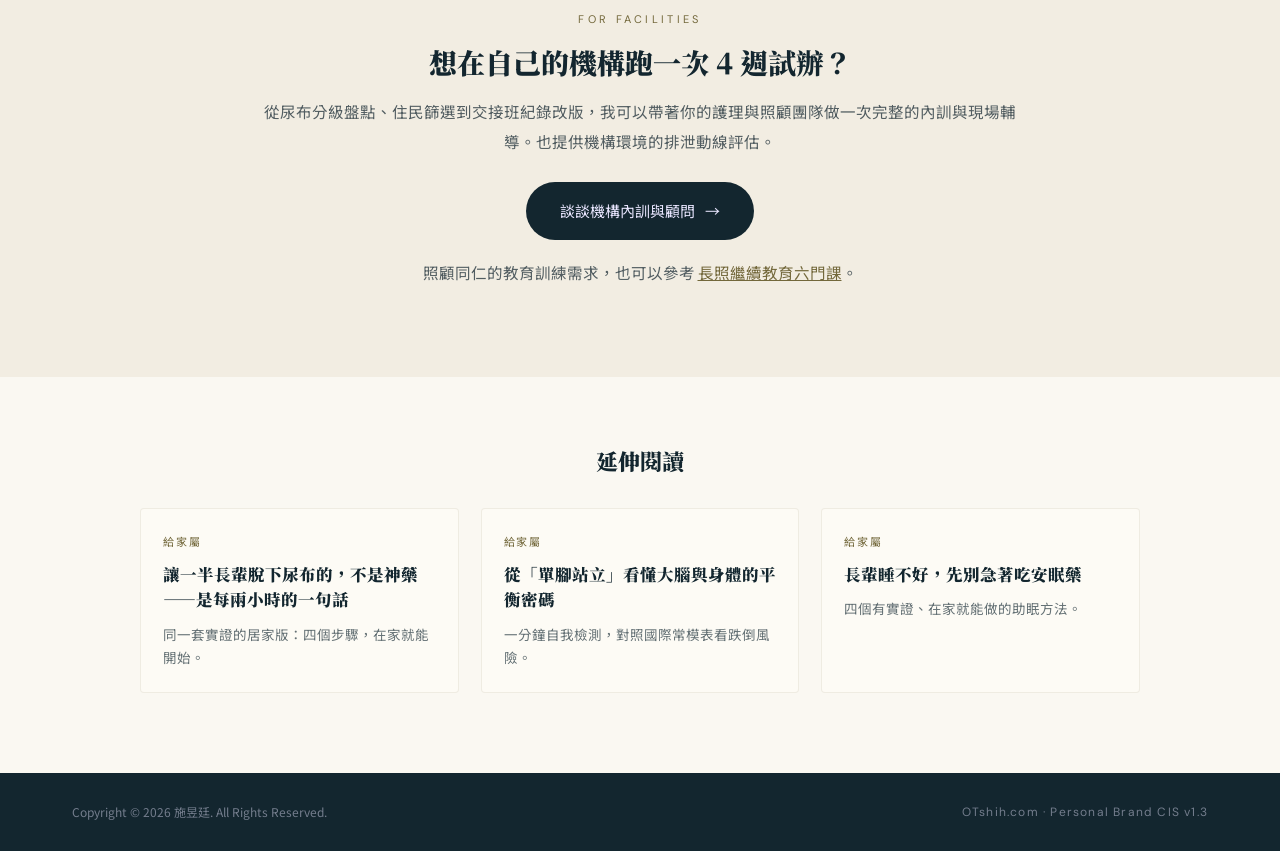
<file: articles/facility-diaper-zero/index.html>
<!DOCTYPE html>
<html lang="zh-TW">
<head>
  <meta charset="UTF-8">
  <meta name="viewport" content="width=device-width, initial-scale=1.0">
  <title>機構尿布使用率降不下來？一份可以直接跑的 4 週試辦手冊｜施昱廷 職能治療師</title>
  <meta name="description" content="台灣長照機構住民尿失禁盛行率 40%，尿布使用率卻高達 78.9%。日本「日中零尿布」二十年經驗，拆解成台灣機構不加人力就能啟動的 4 週試辦流程：住民篩選、個人化如廁時間表、話術與紀錄標準化、環境零成本改造檢核表。">
  <meta name="author" content="施昱廷 Shih, Yu-Ting">
  <meta name="keywords" content="長照機構 尿布使用率,自立支援,零尿布,排泄自立,引導如廁,長照機構管理,失禁照護,照顧品質指標">
  <link rel="canonical" href="https://otshih.com/articles/facility-diaper-zero/">

  <!-- Favicon / App icons -->
  <link rel="icon" href="/favicon.ico" sizes="32x32">
  <link rel="icon" href="/icon.svg" type="image/svg+xml">
  <link rel="apple-touch-icon" href="/apple-touch-icon.png">
  <link rel="manifest" href="/site.webmanifest">

  <meta property="og:type" content="article">
  <meta property="og:locale" content="zh_TW">
  <meta property="og:site_name" content="施昱廷個人品牌官網">
  <meta property="og:url" content="https://otshih.com/articles/facility-diaper-zero/">
  <meta property="og:title" content="機構尿布使用率降不下來？一份可以直接跑的 4 週試辦手冊">
  <meta property="og:description" content="包尿布的人，比真正失禁的多了近一倍。日本零尿布二十年經驗，拆成台灣機構本週就能啟動的步驟——不加人力，先從 5 到 8 位住民開始。">
  <meta property="og:image" content="https://otshih.com/assets/articles/facility-cover.jpg">
  <meta property="article:published_time" content="2026-08-02">
  <meta property="article:author" content="施昱廷">
  <meta name="theme-color" content="#13262F">

  <link rel="preconnect" href="https://fonts.googleapis.com">
  <link rel="preconnect" href="https://fonts.gstatic.com" crossorigin>
  <link href="https://fonts.googleapis.com/css2?family=DM+Sans:wght@300;400;500&family=Noto+Serif+TC:wght@600;900&family=Noto+Sans+TC:wght@300;400;500;700&display=swap" rel="stylesheet">
  <link rel="stylesheet" href="/assets/article.css?v=20260802">

  <script type="application/ld+json">
  {
    "@context": "https://schema.org",
    "@type": "Article",
    "headline": "機構尿布使用率降不下來？一份可以直接跑的 4 週試辦手冊",
    "description": "台灣長照機構住民尿失禁盛行率 40%，尿布使用率卻高達 78.9%。日本「日中零尿布」二十年經驗，拆解成台灣機構不加人力就能啟動的 4 週試辦流程。",
    "image": "https://otshih.com/assets/articles/facility-cover.jpg",
    "datePublished": "2026-08-02",
    "dateModified": "2026-08-02",
    "inLanguage": "zh-TW",
    "author": {
      "@type": "Person",
      "name": "施昱廷",
      "jobTitle": "職能治療師",
      "url": "https://otshih.com/about/"
    },
    "publisher": {
      "@type": "Person",
      "name": "施昱廷",
      "url": "https://otshih.com/"
    },
    "mainEntityOfPage": { "@type": "WebPage", "@id": "https://otshih.com/articles/facility-diaper-zero/" },
    "about": ["長照機構管理", "自立支援", "排泄照顧", "照顧品質"]
  }
  </script>
  <script type="application/ld+json">
  {
    "@context": "https://schema.org",
    "@type": "BreadcrumbList",
    "itemListElement": [
      { "@type": "ListItem", "position": 1, "name": "首頁", "item": "https://otshih.com/" },
      { "@type": "ListItem", "position": 2, "name": "專欄文章", "item": "https://otshih.com/articles/" },
      { "@type": "ListItem", "position": 3, "name": "機構尿布使用率降不下來？一份可以直接跑的 4 週試辦手冊", "item": "https://otshih.com/articles/facility-diaper-zero/" }
    ]
  }
  </script>
</head>
<body>

  <nav class="topbar" id="topnav">
    <div class="container">
      <a href="/" class="brand">
        <span class="brand-name">施昱廷</span>
        <span class="brand-sub">SHIH · YU-TING · OT</span>
      </a>
      <ul class="nav-links">
        <li><a href="/">首頁</a></li>
        <li><a href="/about/">關於我</a></li>
        <li><a href="/articles/" class="active">專欄文章</a></li>
      </ul>
      <a href="/#contact" class="nav-cta">邀約合作</a>
    </div>
  </nav>

  <div class="container">
    <nav class="breadcrumb" aria-label="麵包屑">
      <a href="/">首頁</a><span>›</span><a href="/articles/">專欄文章</a><span>›</span><span>機構排泄自立</span>
    </nav>
  </div>

  <header class="article-head">
    <div class="container">
      <div class="wrap">
        <div class="tag-row">
          <span class="tag audience-b">給機構經營者</span>
          <span class="tag">自立支援</span>
          <span class="tag">照顧品質</span>
        </div>
        <h1 class="article-h1">機構尿布使用率降不下來？<br>一份可以直接跑的 4 週試辦手冊</h1>
        <p class="article-lede">包尿布的人，比真正失禁的多了近一倍。日本用二十年證明另一條路走得通——而且不必加人力。這篇把它拆成台灣機構下週就能啟動的步驟。</p>
        <div class="byline">
          <strong>施昱廷</strong> 職能治療師
          <span class="dot"></span><span>2026-08-02</span>
          <span class="dot"></span><span>閱讀約 10 分鐘</span>
        </div>
      </div>
    </div>
  </header>

  <div class="container">
    <figure class="cover-figure">
      <img src="/assets/articles/facility-cover.jpg" alt="台灣長照機構住民尿失禁盛行率 40%、尿布使用率 78.9% 的對照圖表">
      <figcaption>台灣機構住民：包尿布的人，比真正失禁的多了近一倍（資料來源：Tsai et al., 2018）</figcaption>
    </figure>

    <div class="origin-note">
      本文為官網加值版，補上原文未收錄的<strong>起步自我盤點題、家屬溝通話術與可列印檢核清單</strong>。原文〈包尿布的人，比真正失禁的多了近一倍——日本機構怎麼改善長者的如廁成效？〉首刊於
      <a href="https://www.ankecare.com/article/4498-2026-07-16-11-29-32" target="_blank" rel="noopener">《創新照顧》</a>（2026-07-24）。
    </div>

    <article class="prose">

      <p>在機構裡，尿布使用率常被當成日常耗材管理，很少被放進照顧品質裡檢視。但一位住民還有沒有機會自己上廁所，牽涉到的是尊嚴、活動能力、排便排尿的節律，以及家屬對這間機構的專業信任。</p>

      <p>先看兩個數字。台灣一項長照機構調查（810 位住民、平均 81 歲）顯示：住民的尿失禁盛行率是 40%，尿布使用率卻高達 78.9%（Tsai et al., 2018）。<strong>包著尿布的人，幾乎是實際失禁人數的兩倍。</strong>日本特養住民的尿布使用率全國平均約六成，已有約百家機構把白天的尿布使用歸零（健祥会, n.d.；日本経済新聞, 2019）。</p>

      <p>差距不在照顧者的心意，而在三個結構性原因：<strong>人力的排程邏輯</strong>（換尿布可以集中處理，帶去廁所卻難預測）、<strong>責任文化</strong>（跌倒要通報、要面對家屬，「以防萬一」包上看起來最安全）、以及<strong>制度根本不看這件事</strong>——台灣住宿式機構例行監測的六大品質指標裡，沒有一項直接看排泄，但泌尿道感染、吃喝不足與跌倒，全都和排泄照顧綁在一起。</p>

      <h2>先回答三個問題，再決定要不要做</h2>

      <p>多數導入失敗的機構，不是方法錯，是起步時沒把條件盤清楚。開會前先讓主管團隊誠實回答這三題：</p>

      <ol class="steps">
        <li><strong>現在全院有幾位住民「有人扶就能走到或移位到馬桶」？</strong>如果答案是「不知道」，那第一週的工作就是把這份名單做出來——這是整個計畫的地基。</li>
        <li><strong>我們的尿布，有多少是「以防萬一」包的？</strong>日本的調查發現，包尿布的住民中約三分之一只要有人扶一把就能自己上廁所，近四分之一的尿布屬於預防性使用。這個比例，決定了你的改善空間有多大。</li>
        <li><strong>如果四週後尿布用量真的降了，這件事會被誰看見？</strong>沒有回報對象的專案活不過三個月。先想好它要進的是評鑑資料、家屬會議，還是招募文宣。</li>
      </ol>

      <h2>日本的「日中零尿布」：把排泄自立當成經營指標</h2>

      <p>日本國際醫療福祉大學研究所教授竹內孝仁自 2000 年代起推動「おむつゼロ（零尿布）」運動，核心定義很清楚：<strong>白天不使用尿布、排便在馬桶或便盆椅完成、消除「在尿布裡排便」的照顧模式。</strong>做法不是單一技巧，而是一套基本照護組合。</p>

      <div class="table-wrap">
        <table>
          <thead><tr><th>基本照護</th><th>操作目標</th><th>與排泄的關聯</th></tr></thead>
          <tbody>
            <tr><td><strong>水分</strong></td><td>每日約 1,500 ml，個別設定</td><td>尿量充足才有規律尿意，並降低泌尿道感染</td></tr>
            <tr><td><strong>飲食</strong></td><td>常食（非流質）、足量熱量</td><td>膳食纖維與咀嚼帶動腸蠕動</td></tr>
            <tr><td><strong>運動</strong></td><td>每日步行／離床活動</td><td>腸蠕動、下肢肌力、走到廁所的能力</td></tr>
            <tr><td><strong>排便</strong></td><td>建立自然排便，逐步減少瀉劑</td><td>成形便才可能「在馬桶排便」，水便只能靠尿布</td></tr>
          </tbody>
        </table>
      </div>

      <figure>
        <img src="/assets/articles/facility-fig2.jpg" alt="自立支援介護的四大基本照護：水分、飲食、運動、排便">
        <figcaption>自立支援介護的四大基本照護——排泄自立不是單一技巧，是整組照顧的結果</figcaption>
      </figure>

      <p>這套運動能擴散，靠的是教育訓練系統。全國老人福祉施設協議會自 2004 年起主辦「介護力向上講習會」，機構以團隊報名，管理者帶著護理與照顧骨幹一起受訓，年度課程要求邊上課邊回機構實作，再帶住民數據回課堂報告，達成者公開表彰。截至 2015 年，講習會擴展到全國 19 個會場，累計超過 2,500 家機構、4,300 多名人員受訓（老人ホーム相談プラザ, 2015）。</p>

      <figure>
        <img src="/assets/articles/facility-fig3.jpg" alt="介護力向上講習會：訓練—實作—發表的循環">
        <figcaption>訓練—實作—發表的循環：讓數據回到課堂，是這套制度能撐二十年的原因</figcaption>
      </figure>

      <h2>德島 100 床機構的 11 個月：五條原則、零增聘</h2>

      <p>經營者需要的不只是理念，而是同儕審查過的數據。德島縣一間 100 床養護機構執行「零尿布計畫」，追蹤 38 位中位數 86 歲住民達 11 個月，結果發表於學術期刊（Kohno et al., 2023）。它的操作核心只有五條，<strong>沒有增聘任何人力</strong>：</p>

      <ol class="steps">
        <li>每 2–3 小時一輪，主動詢問：「要不要去上廁所？」</li>
        <li>說「要」就<strong>立即</strong>引導，不說「再等一下」；說「不要」就尊重，下一輪再問</li>
        <li>排程之外，住民任何時候表達尿意，一律協助</li>
        <li>走不到廁所不等於包尿布——以輪椅、便盆椅協助移位完成如廁</li>
        <li><strong>全程不限水、不減食</strong>（住民每日飲水中位數約 2,300 ml，前後不變）</li>
      </ol>

      <figure>
        <img src="/assets/articles/facility-fig4.jpg" alt="德島零尿布計畫的五條操作原則">
        <figcaption>五條操作原則——沒有一條需要新設備或新人力</figcaption>
      </figure>

      <div class="table-wrap">
        <table>
          <thead><tr><th>指標</th><th>基線</th><th>11 個月後</th></tr></thead>
          <tbody>
            <tr><td>尿布使用率（偶爾＋整天）</td><td>71.1%</td><td><strong>47.4%</strong>（p &lt; .001）</td></tr>
            <tr><td>完全不需尿布的人數</td><td>11 人</td><td><strong>20 人</strong></td></tr>
            <tr><td>照護等級、活動量、熱量、水分</td><td colspan="2">四項皆<strong>無惡化</strong></td></tr>
          </tbody>
        </table>
      </div>

      <figure>
        <img src="/assets/articles/facility-fig5.jpg" alt="德島零尿布計畫成果：降下來的只有尿布，四項照護指標無一惡化">
        <figcaption>降下來的只有尿布——四項照護指標無一惡化</figcaption>
      </figure>

      <p>同一研究還提醒一件容易被反過來理解的事：<strong>整天包尿布的住民，每日熱量與飲水量都顯著低於不包尿布者</strong>（982 vs. 1,342 kcal；2,272 vs. 2,761 ml）。失禁住民不是喝太多，而是吃得更少、喝得更少。用「限水」管理失禁，方向一開始就錯了，換來的是感染與譫妄的住院成本。</p>

      <blockquote>照顧者最常做的三件事——限水、包好包滿、等他自己說——恰好是讓排泄自立最難發生的三件事。</blockquote>

      <h2>不加人力也做得到：三個把工時換位置的做法</h2>

      <p>多數主管聽到「每 2–3 小時問一輪」，第一反應是人力哪裡來。日本經驗與國際文獻共同指向：不必加人，而是把既有工時換位置。</p>

      <h3>做法一：先挑「高反應者」，小規模試辦</h3>
      <p>引導如廁研究顯示，約 25–40% 的住民反應極佳，失禁可從每日近 4 次降到 1 次以下（Kohno et al., 2023；Newman, 2019）。起步不必全院推動，先挑 5–8 位「有人協助就能走到或移位到馬桶」的住民做 4 週試辦。</p>

      <h3>做法二：把「定時帶去上廁所」寫進 SOP，而且是個人化時間表</h3>
      <p>先花 3 天記錄每位住民的排尿模式，再在他的時間點「之前」帶去。隨機對照試驗顯示，順著個人模式的如廁協助（PURT）效果優於機械式每 2 小時全院跑一輪（Colling et al., 2003，引自 Buck et al., 2024）：<strong>帶的次數更少，成功率更高。</strong></p>

      <h3>做法三：話術與紀錄標準化</h3>
      <p>「走，陪你去廁所一趟」比「你要不要尿尿」更容易被接受；順利完成後給具體肯定，是行為能否維持的關鍵（Engberg et al., 2002，引自 Buck et al., 2024）。主管要把話術納入教育訓練，把如廁結果變成交接班的固定欄位——讓它成為制度，而不是個別員工的熱情。</p>

      <h2>4 週試辦排程：照著跑就好</h2>

      <div class="table-wrap">
        <table>
          <thead><tr><th>週次</th><th>要做的事</th><th>產出</th></tr></thead>
          <tbody>
            <tr>
              <td><strong>第 1 週</strong></td>
              <td>全院尿布分級盤點（完全不用／僅夜間或偶爾／整天）；挑出 5–8 位「有人協助就能上」的住民；每人記錄 3 天排尿模式</td>
              <td>試辦名單＋每人一張如廁時間表</td>
            </tr>
            <tr>
              <td><strong>第 2–3 週</strong></td>
              <td>依時間表提前引導；話術上線；交接班紀錄新增「如廁結果」欄位；環境零成本項目（動線淨空、褲型、便盆椅定位）同步完成</td>
              <td>每日執行紀錄</td>
            </tr>
            <tr>
              <td><strong>第 4 週</strong></td>
              <td>檢核：尿布降級人數、成功如廁次數、尿布用量、跌倒與感染事件</td>
              <td>擴大、調整或暫停的決策依據</td>
            </tr>
          </tbody>
        </table>
      </div>

      <div class="callout">
        <h4>這筆帳，值得重新算一次</h4>
        <p>一次「尿布內排便」的處理，包含更換、會陰清潔、皮膚護理，以及衣物床單汙染；一次成功引導如廁，多數只需要陪同與等待。前者是確定發生、每天多輪的工時，後者會隨成功率提升而遞減。</p>
        <p>再加上感染、壓傷、異味、家屬客訴的下游成本——這不是一筆福利支出，是一筆成本結構的調整。</p>
      </div>

      <h2>導入時最常卡住的三件事</h2>

      <h3>卡關一：「帶去廁所，跌倒了誰負責？」</h3>
      <p>這是現場最真實的反對，值得正面回答。機構裡不少跌倒，本來就發生在住民自己急著下床去廁所的時候——尿意不會因為包著尿布就消失，還能動的長輩會自己嘗試。定時、有人陪同的如廁，是把「不知道他什麼時候自己爬起來」，變成「我們知道他什麼時候去、有人在旁邊」，再搭配動線淨空與扶手。這是把不可控變成可控的風險管理，而且每一次協助都有紀錄。前提仍然要誠實：個案的跌倒風險評估照常做，高風險者的移位方式由護理與復健專業把關。</p>

      <h3>卡關二：「家屬覺得包好包滿才是有照顧」</h3>
      <p>家屬的反對通常不是反對自立，是怕長輩受苦或被冷落。最有效的溝通不是衛教，是數據。</p>

      <div class="callout warn">
        <h4>家屬會議：可以直接照唸的三句話</h4>
        <p><strong>①（先接住擔心）</strong>「我知道您最擔心的是他半夜自己爬起來會跌倒。我們現在的做法，反而是讓他不需要自己爬起來——固定時間有人陪著去。」</p>
        <p><strong>②（給數據）</strong>「這一個月，您父親成功在馬桶如廁 40 多次，尿布從整天使用降到只有夜間使用。」</p>
        <p><strong>③（給退路）</strong>「夜間我們仍然保留吸收型產品，這是設計的一部分，不是省下來的。如果他哪一段時間狀況變差，我們會往回調一級，並主動通知您。」</p>
      </div>

      <h3>卡關三：「白班做得到，夜班人力真的不行」</h3>
      <p>日本的答案就寫在名字裡——「<strong>日中</strong>（白天）零尿布」。這套方法從一開始就以白天為戰場：夜間保留吸收型產品、守住睡眠品質，本來就是設計的一部分，不是妥協。等白天的成功率穩定、住民的排尿節律成形，夜間的需求往往會自己下降。</p>

      <h2>環境檢核表：本週就能改的零成本項目</h2>

      <p>策略決定「人怎麼動」，環境決定「人要花多少力氣動」。</p>

      <div class="table-wrap">
        <table>
          <thead><tr><th>投資等級</th><th>項目</th><th>設計重點</th></tr></thead>
          <tbody>
            <tr><td rowspan="5"><strong>零成本</strong><br>（本週就能做）</td><td>如廁動線淨空</td><td>房門到廁所沿線移除雜物、線材，輪椅迴轉空間留足</td></tr>
            <tr><td>廁所「看得見」</td><td>白天廁所門保持半開、燈亮；失智住民「看到馬桶」才想起要上</td></tr>
            <tr><td>褲型更換</td><td>鬆緊帶褲頭；能站立者改用復健褲——穿脫動作本身就是站立與重心轉移訓練</td></tr>
            <tr><td>定點飲水站</td><td>白天集中供水、睡前 2 小時減量（總量不減），把夜間壓力挪到白天</td></tr>
            <tr><td>便盆椅定位</td><td>夜間床邊定點放置，取代「夜間一律包尿布」</td></tr>
            <tr><td rowspan="3"><strong>小額投資</strong></td><td>扶手與馬桶增高</td><td>起坐省力即少一人協助；馬桶面高度以足底踏實、略前傾為準</td></tr>
            <tr><td>感應夜燈</td><td>床到廁所沿線，降低夜間跌倒與「怕跌倒所以包尿布」的循環</td></tr>
            <tr><td>對比色與圖示</td><td>馬桶蓋與地面對比色、廁所門大圖示——失智友善的視覺提示</td></tr>
          </tbody>
        </table>
      </div>

      <blockquote>環境改好一次，每天 24 小時生效，而且不會離職。</blockquote>

      <h2>台灣還沒有這筆給付——但方向已經很清楚</h2>

      <p>先看日本怎麼給錢。2021 年介護報酬改定後，「排泄支援加算」從「有做評估就給錢」改成「有改善才給更多」：排尿排便狀態改善、或從「有用尿布」變成「不用尿布」，給付逐級往上跳；連「從整天包進步到只有夜間用」都認列為改善（介護経営ドットコム, 2021）。支撐這套給付的是 LIFE 科學照護資料庫——機構上傳個案數據、確認真的改善，政府才加碼（戴淨妍, 2024）。</p>

      <p>台灣呢？《創新照顧》2024 年專訪竹內孝仁時直接點出：台灣現行的長照給支付制度，還缺乏推動自立支援的誘因。但地方已經動起來——台中市社會局自 2015 年起，就透過老人福利機構服務品質提升計畫推動自立支援，倡導「不臥床、不束縛、不使用尿布」（安可人生, 2024）。</p>

      <p>竹內給台灣的三個建議，恰好就是經營者能著力的地方：<strong>主政者要有決心做出示範點、示範成果要用科學數據連回政策、要持續培養人才。</strong>他同時提醒，自立支援不能只是招牌，要有數據檢核落實與否——他甚至推估，連推了數十年的日本，真正落實的機構也只有一、兩成。</p>

      <blockquote>換個角度看，這對台灣業者是機會：現在導入、留下數據，你就是政策等著要的那個示範點。</blockquote>

    </article>

    <div class="refs">
      <details>
        <summary>參考文獻與作者註（APA 第 7 版）</summary>
        <div class="refs-body">
          <h5>參考文獻</h5>
          <p>Buck, J., Fromings Hill, J., Collins, R., Booth, J., &amp; Fleming, J. (2024). Effectiveness of non-pharmacological interventions delivered at home for urinary and faecal incontinence with homebound older people: Systematic review of randomised controlled trials. <em>Age and Ageing, 53</em>(6), afae126.</p>
          <p>Jerez-Roig, J., Farrés-Godayol, P., Yildirim, M., Escribà-Salvans, A., Moreno-Martin, P., Goutan-Roura, E., … Minobes-Molina, E. (2024). Prevalence of urinary incontinence and associated factors in nursing homes: A multicentre cross-sectional study. <em>BMC Geriatrics, 24</em>, 169.</p>
          <p>Kohno, K., Umemoto, N., Tsutsumi, R., Kawakami, A., Sakaue, H., Tamura, K., Morishita, T., Taketani, Y., Uyama, K., &amp; Takeda, E. (2023). Diaper-zero program (prompted voiding care) improves diaper use in nursing home residents. <em>The Journal of Medical Investigation, 70</em>(1.2), 221–225.</p>
          <p>Newman, D. K. (2019). Prompted voiding for individuals with urinary incontinence. <em>Journal of Gerontological Nursing, 45</em>(2), 14–26.</p>
          <p>Tsai, C. H., Chang, J., &amp; Sung, Y. P. (2018). Related factors of incontinence and continence management strategies among the elderly of long-term care facilities in Taiwan [Abstract No. 207]. <em>International Continence Society Annual Meeting 2018</em>.</p>
          <p>富堡工業（2025）。<em>永續報告書：產業概況與未來發展</em>。</p>
          <p>健祥会グループ（n.d.）。<em>国際医療福祉大学大学院教授・竹内孝仁氏「おむつゼロ特養ホーム」講演紀錄</em>。</p>
          <p>日本経済新聞（2019）。<em>おむつゼロ 自立の良薬「自力でトイレ」介護現場で</em>。</p>
          <p>老人ホーム相談プラザ（2015）。<em>【うわさの介護】おむつゼロとは「介護力向上講習会」の目標のスローガンだった!?</em></p>
          <p>介護経営ドットコム（2021）。<em>排せつ支援加算 2021 年度介護報酬改定の変更ポイント</em>。</p>
          <p>戴淨妍（2024）。<em>竹內孝仁：如果不推動自立支援 長照體系會倒塌</em>。《創新照顧》。</p>
          <p>安可人生（2024）。<em>幸福從「口」開始，一起找回生命的味道！</em></p>

          <h5>作者註</h5>
          <p>① Kohno et al. (2023) 為單機構前後測設計（非隨機對照試驗）；「25–40% 高反應者」整合自 Kohno 引述之調查與 Newman (2019) 回顧中 Schnelle 系列研究（25–33%），為區間估計。</p>
          <p>② 竹內孝仁「零尿布運動」之達成機構數與介護力向上講習會之運作方式，出自產業報導與機構公開資料，非同儕審查文獻。</p>
          <p>③ PURT 與「問—帶—讚」之原始試驗（Colling et al., 2003；Engberg et al., 2002）皆引自 Buck et al. (2024) 系統性回顧。</p>
          <p>④ 日本「排せつ支援加算」細節引自產業媒體整理（原始出處為厚生労働省令和 3 年度介護報酬改定資料）。</p>
          <p>⑤ 「六大品質指標」為台灣護理之家／老人福利機構評鑑之常規監測項目；「不少跌倒發生在自行如廁途中」為臨床常見觀察之陳述，未附單一數據來源。</p>
          <p>⑥ 家屬會議數字（成功如廁 40 多次）為示意舉例，非研究數據。</p>
          <p>⑦ 台灣數據限制：尿失禁 40%／尿布使用 78.9% 出自台灣長照機構橫斷面調查之會議摘要（n = 810，非全國代表性樣本）；日本「全國平均約六成」屬二手數據。三者用於呈現量級對比，不宜作精確跨國比較。</p>
        </div>
      </details>
    </div>

    <div class="author-card">
      <img src="/assets/about/portrait-window.jpg" alt="施昱廷 職能治療師">
      <div>
        <h4>施昱廷 職能治療師</h4>
        <p>台灣第一位取得國際巴金森氏症（LSVT BIG）介入認證之職能治療師，台北市職能治療師公會理事，健悅管理顧問技術長。在企業、學界、醫療與社區累積授課逾 800 場，長期投入長照復能與高齡友善住宅的跨域整合。</p>
        <a href="/about/">完整認識昱廷 →</a>
      </div>
    </div>
  </div>

  <section class="article-cta">
    <div class="container">
      <div class="cta-card">
        <span class="eyebrow">For Facilities</span>
        <h3>想在自己的機構跑一次 4 週試辦？</h3>
        <p>從尿布分級盤點、住民篩選到交接班紀錄改版，我可以帶著你的護理與照顧團隊做一次完整的內訓與現場輔導。也提供機構環境的排泄動線評估。</p>
        <a href="/#contact" class="btn-primary">談談機構內訓與顧問</a>
        <p class="cta-note">照顧同仁的教育訓練需求，也可以參考 <a href="/about/">長照繼續教育六門課</a>。</p>
      </div>
    </div>
  </section>

  <section class="related">
    <div class="container">
      <h3>延伸閱讀</h3>
      <div class="related-grid">
        <a href="/articles/toilet-training-at-home/" class="related-card">
          <span class="rc-tag">給家屬</span>
          <h4>讓一半長輩脫下尿布的，不是神藥——是每兩小時的一句話</h4>
          <p>同一套實證的居家版：四個步驟，在家就能開始。</p>
        </a>
        <a href="/articles/single-leg-stand-fall-risk/" class="related-card">
          <span class="rc-tag">給家屬</span>
          <h4>從「單腳站立」看懂大腦與身體的平衡密碼</h4>
          <p>一分鐘自我檢測，對照國際常模表看跌倒風險。</p>
        </a>
        <a href="/articles/elder-sleep-four-tips/" class="related-card">
          <span class="rc-tag">給家屬</span>
          <h4>長輩睡不好，先別急著吃安眠藥</h4>
          <p>四個有實證、在家就能做的助眠方法。</p>
        </a>
      </div>
    </div>
  </section>

  <footer>
    <div class="container">
      <div class="footer-grid">
        <div>Copyright © 2026 施昱廷. All Rights Reserved.</div>
        <div class="footer-right">OTshih.com · Personal Brand CIS v1.3</div>
      </div>
    </div>
  </footer>

  <script>
    const nav = document.getElementById('topnav');
    window.addEventListener('scroll', () => {
      if (window.scrollY > 12) nav.classList.add('scrolled');
      else nav.classList.remove('scrolled');
    });
  </script>
</body>
</html>
</file>
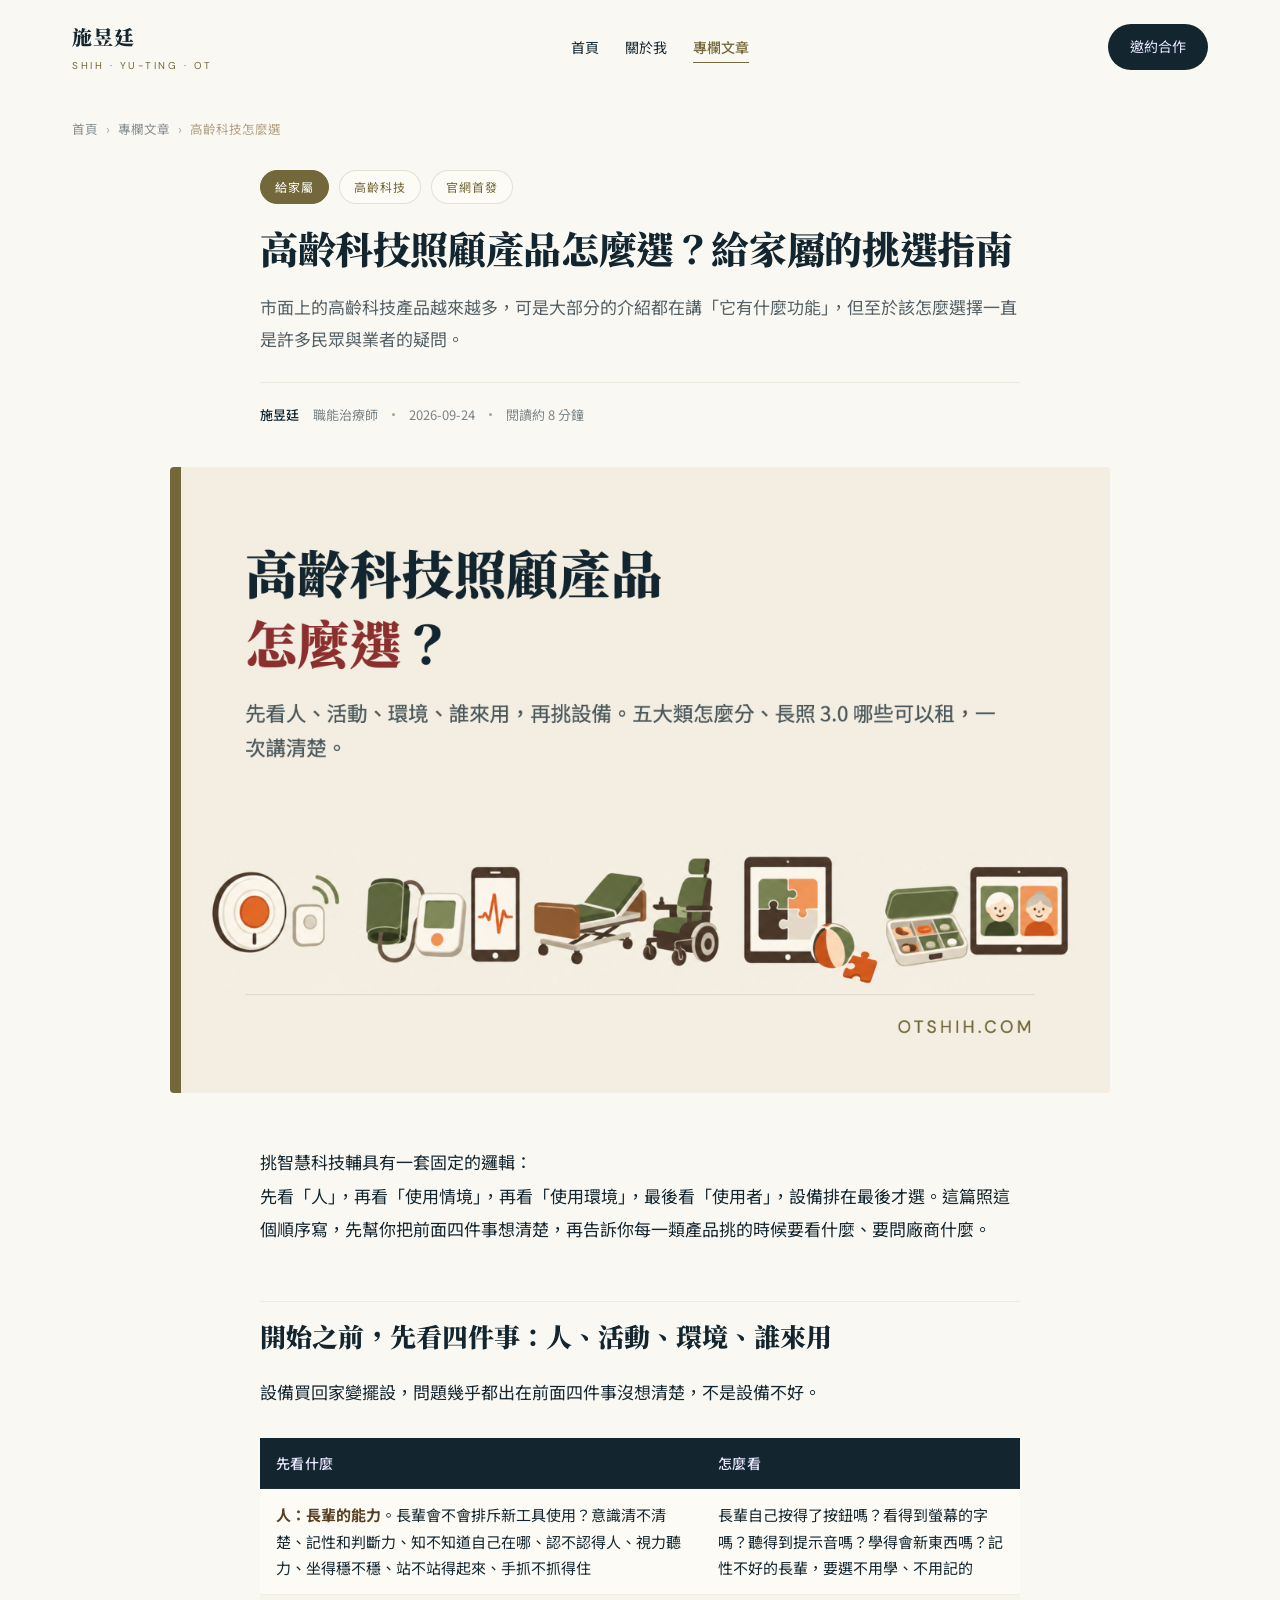
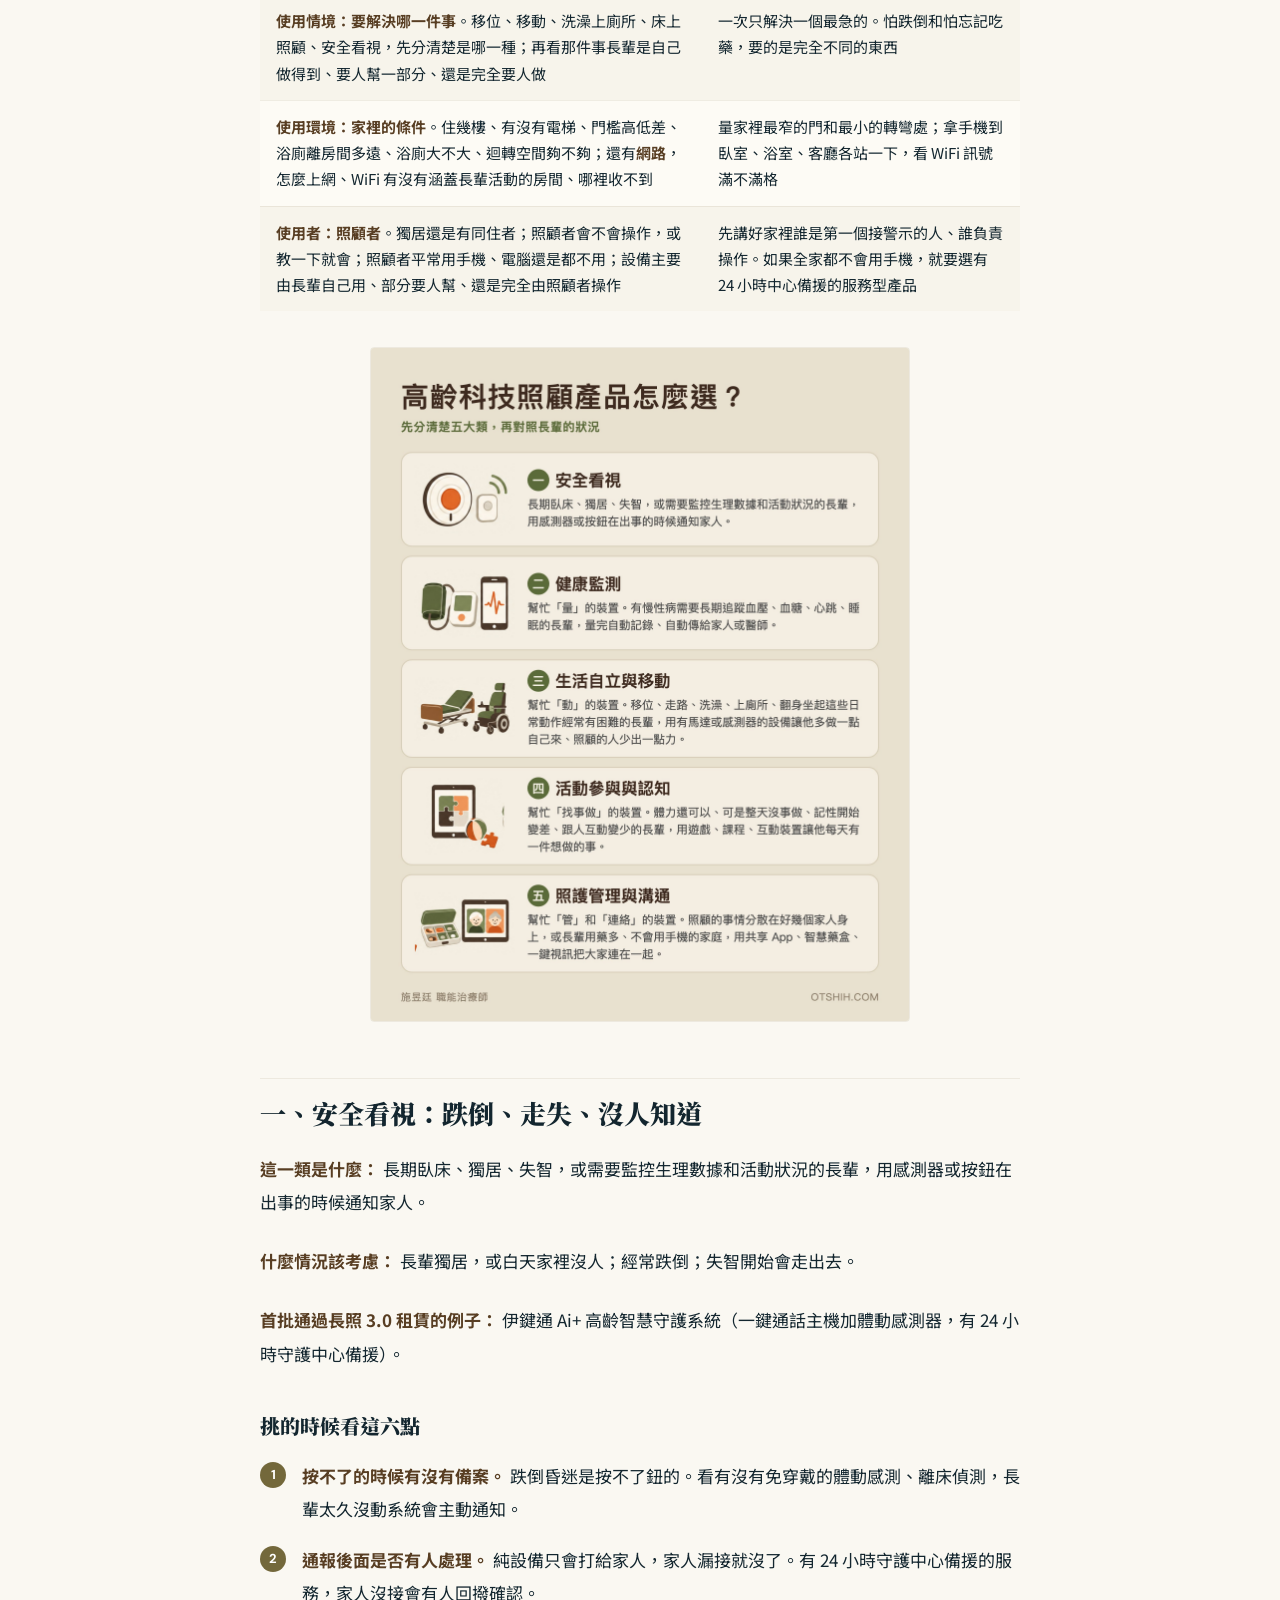
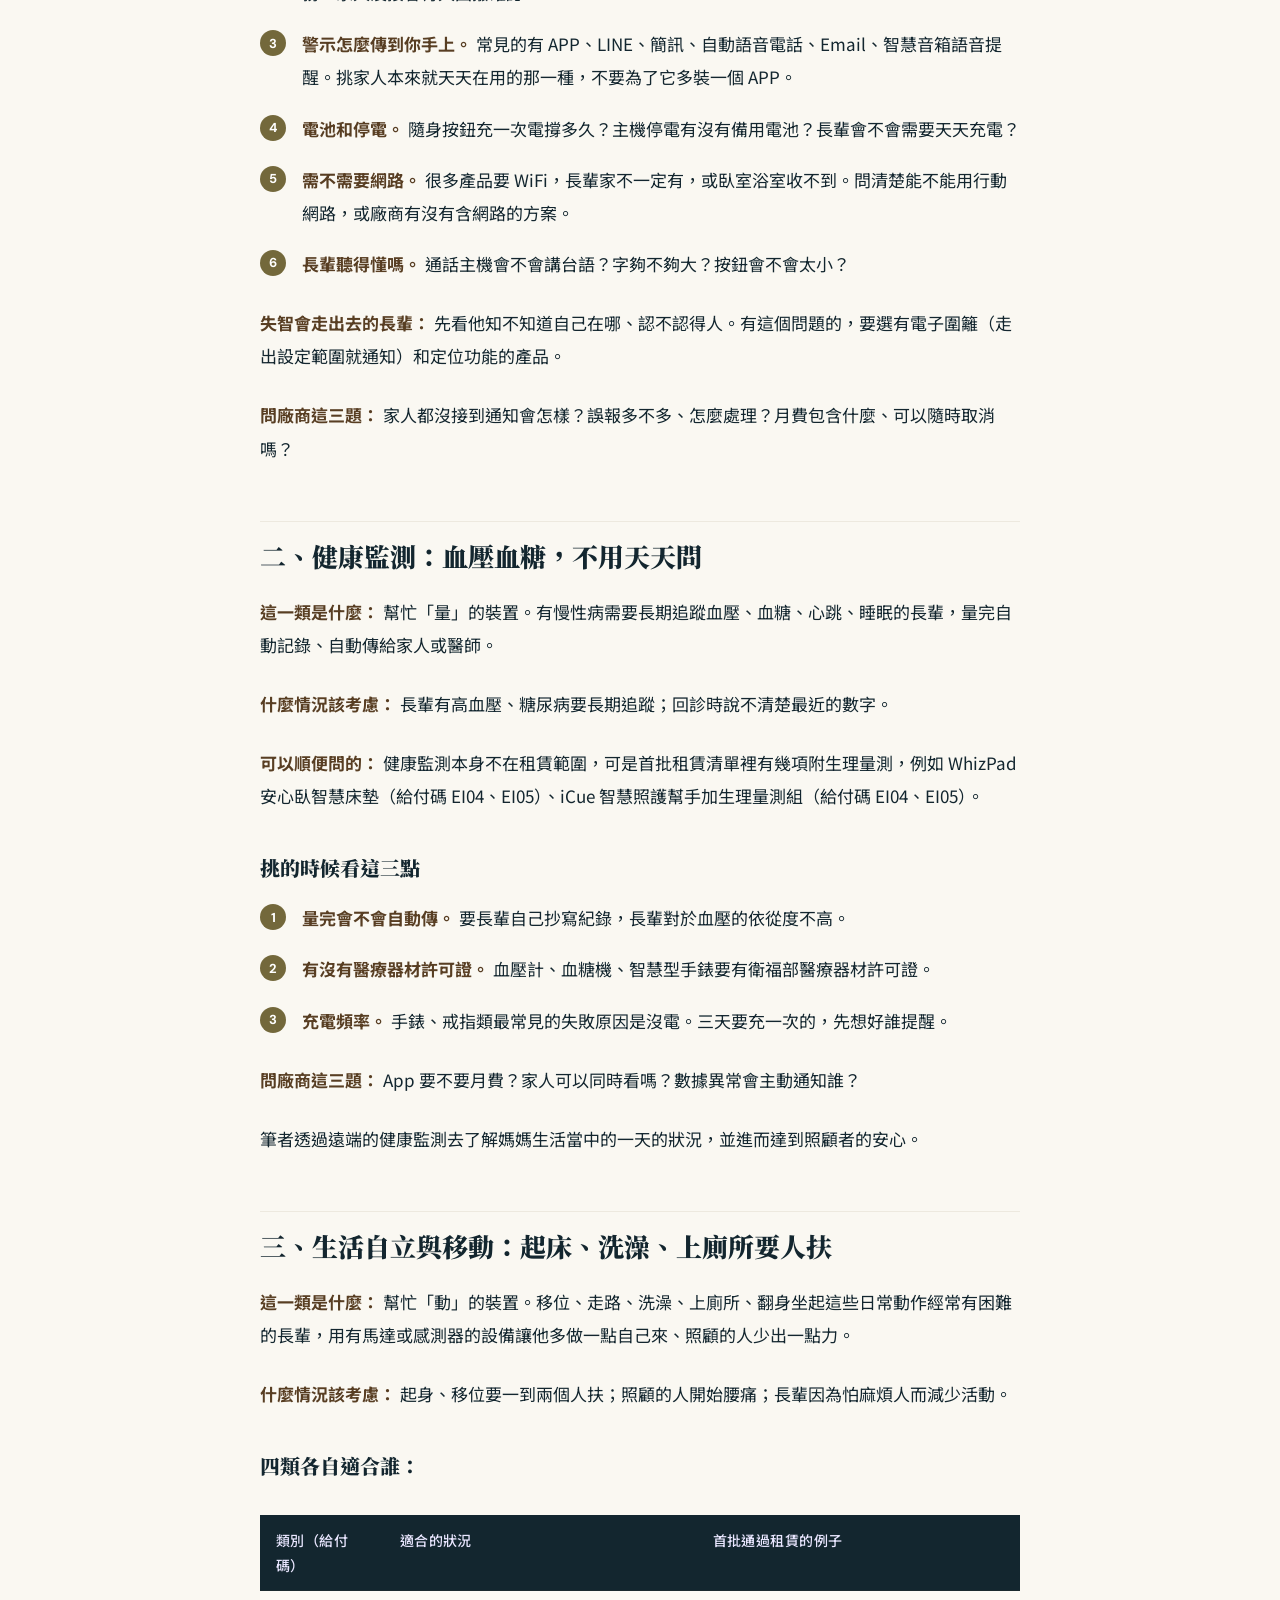
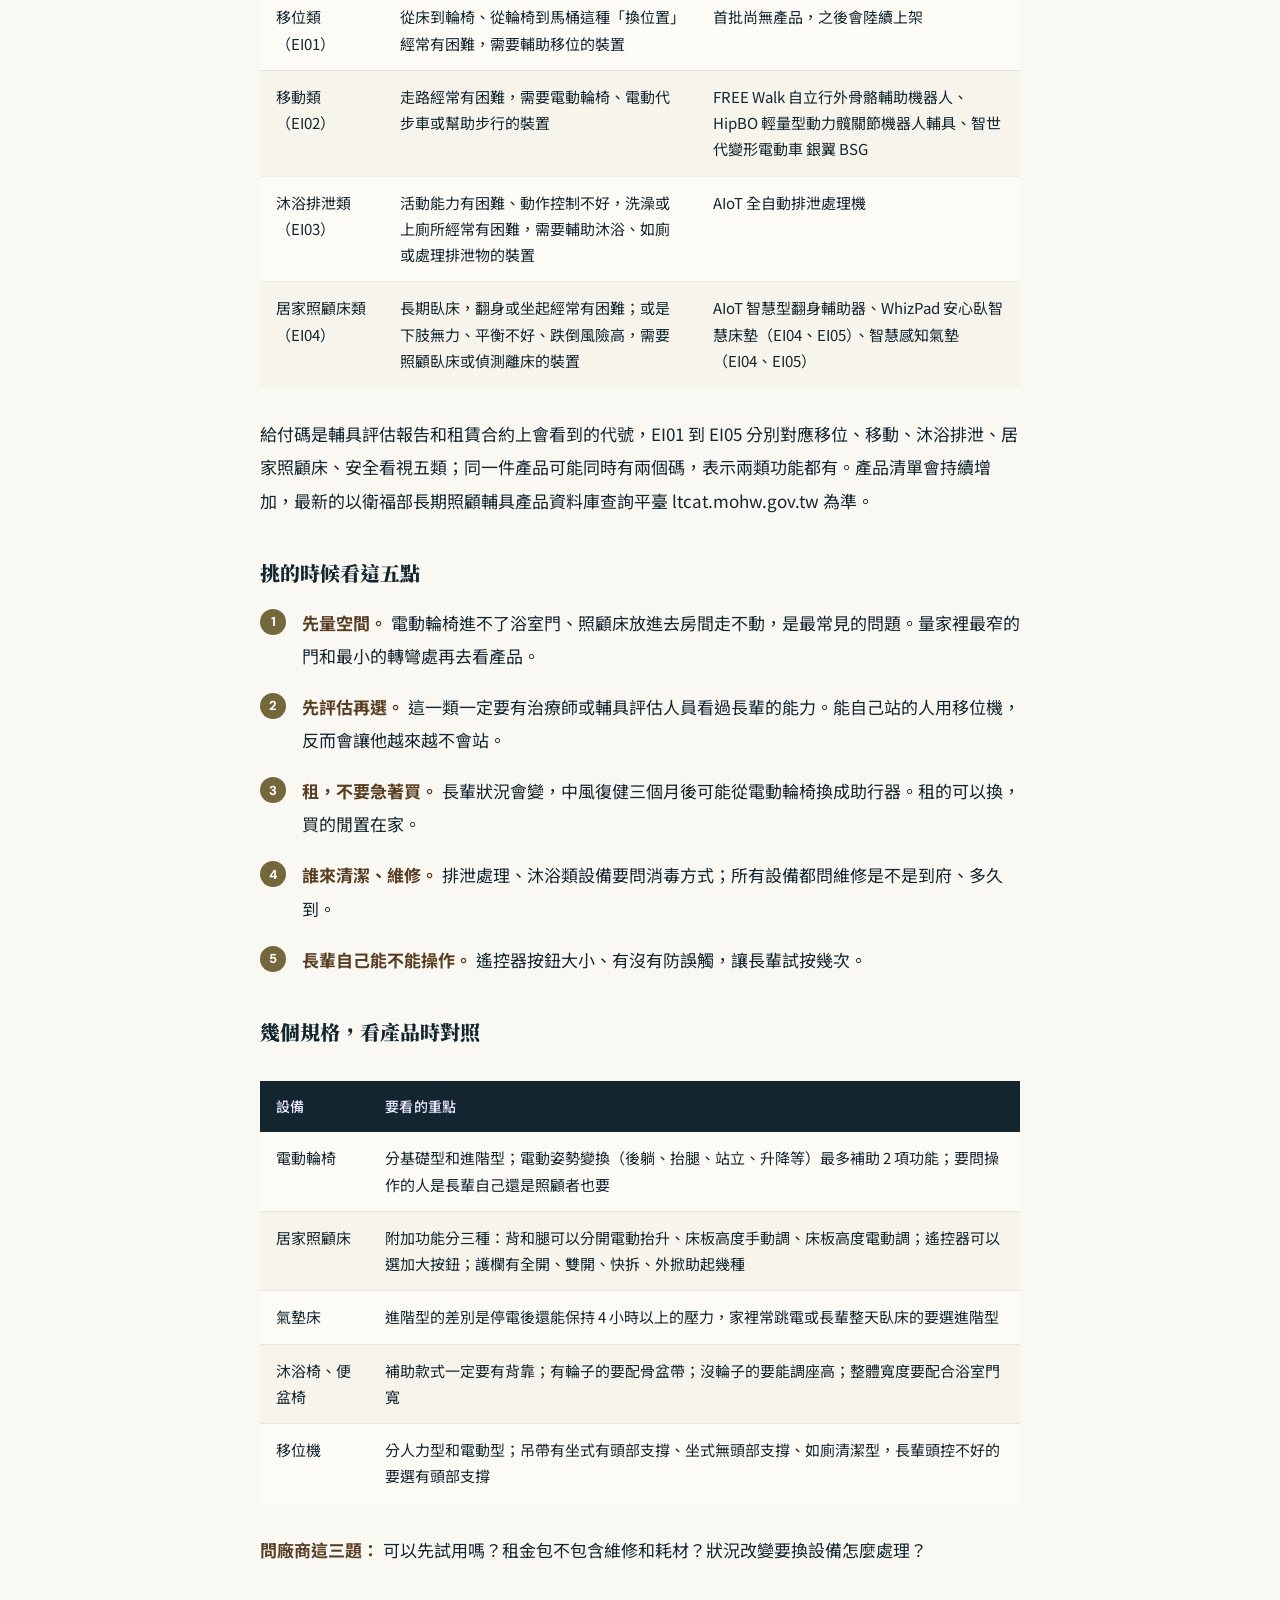
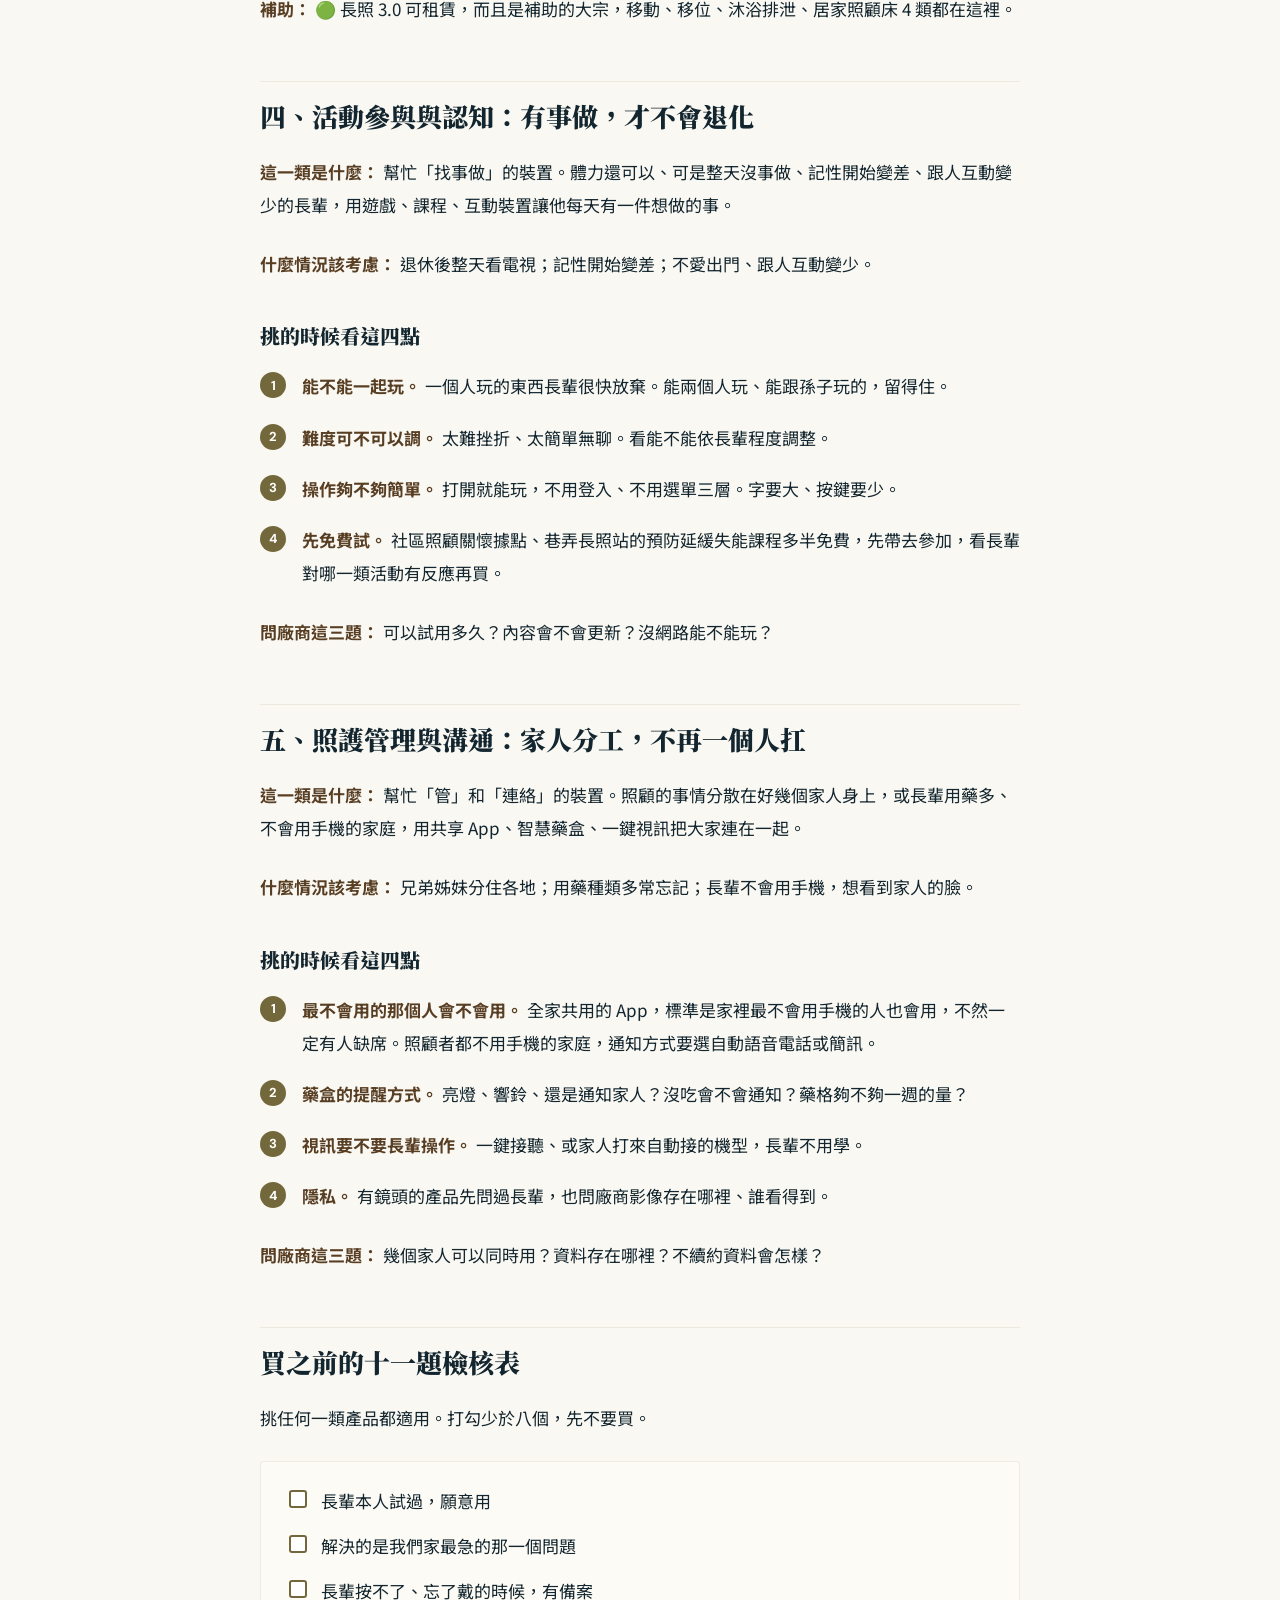
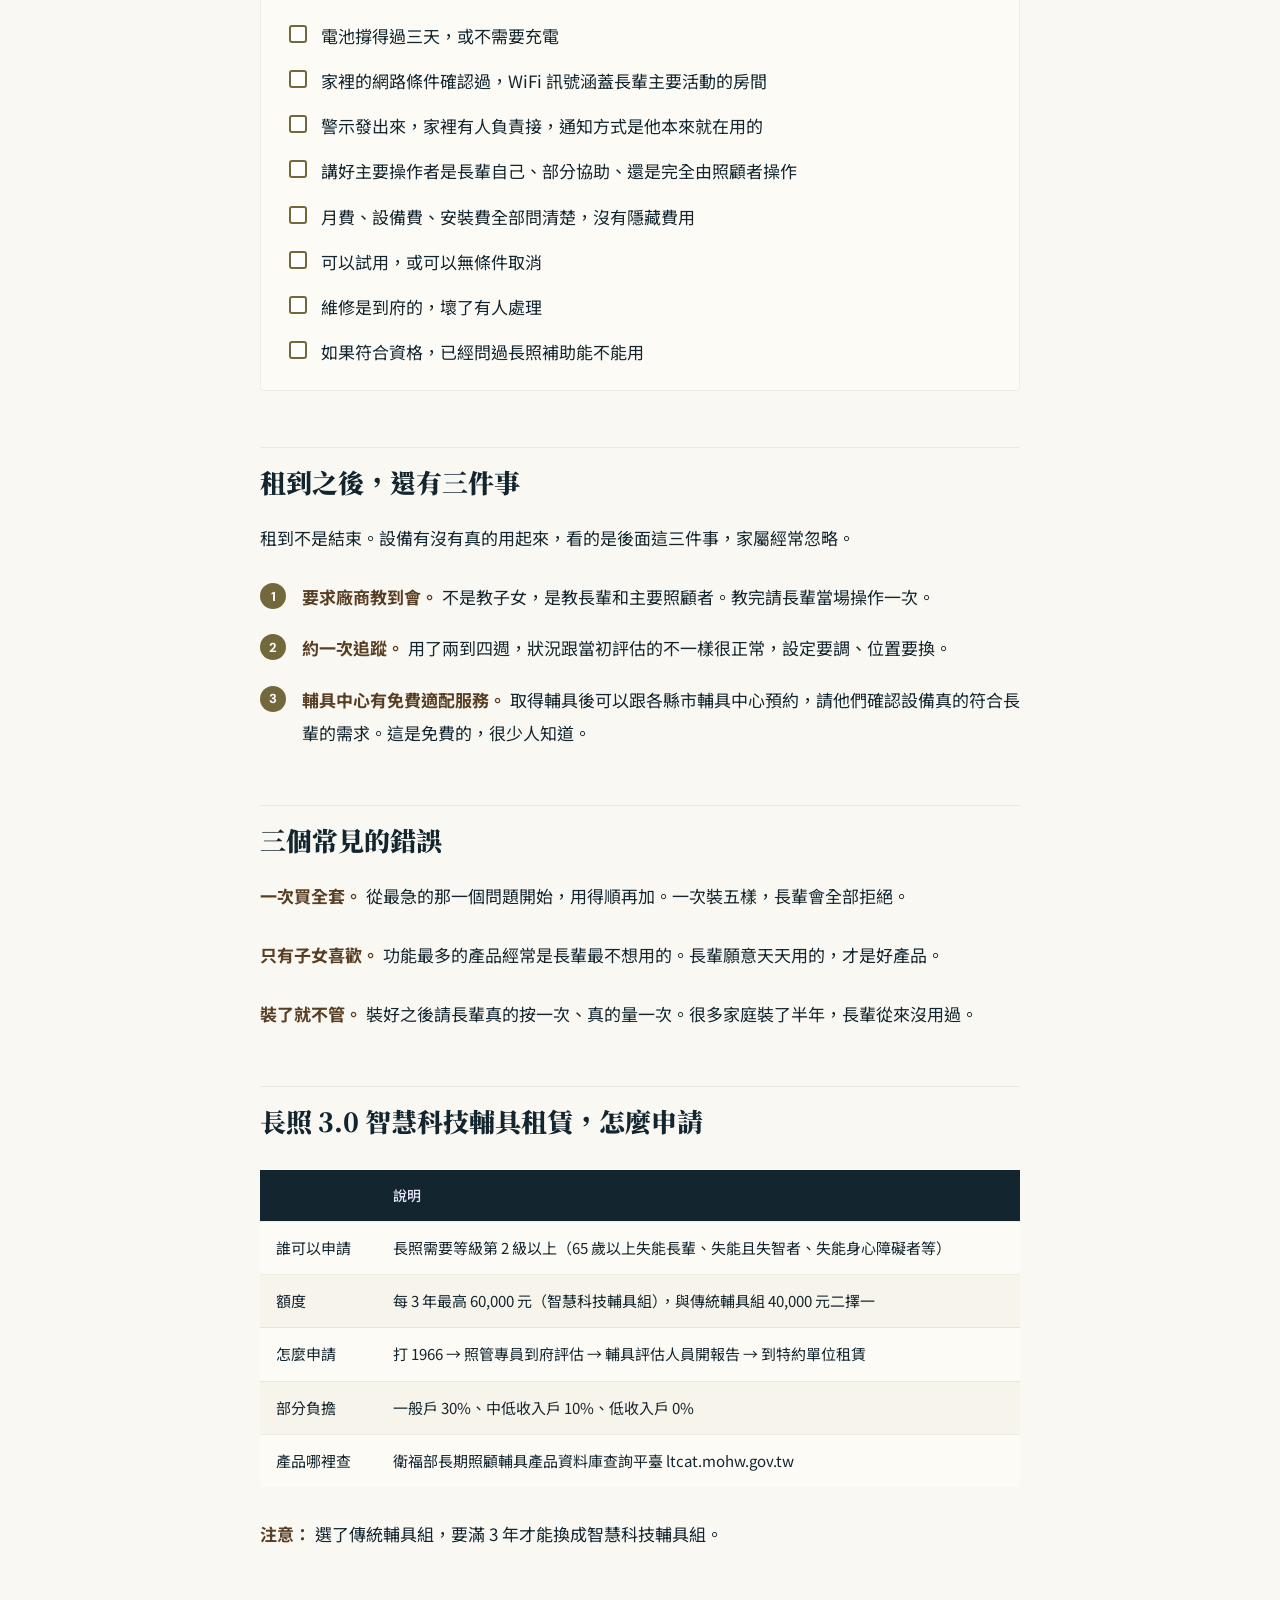
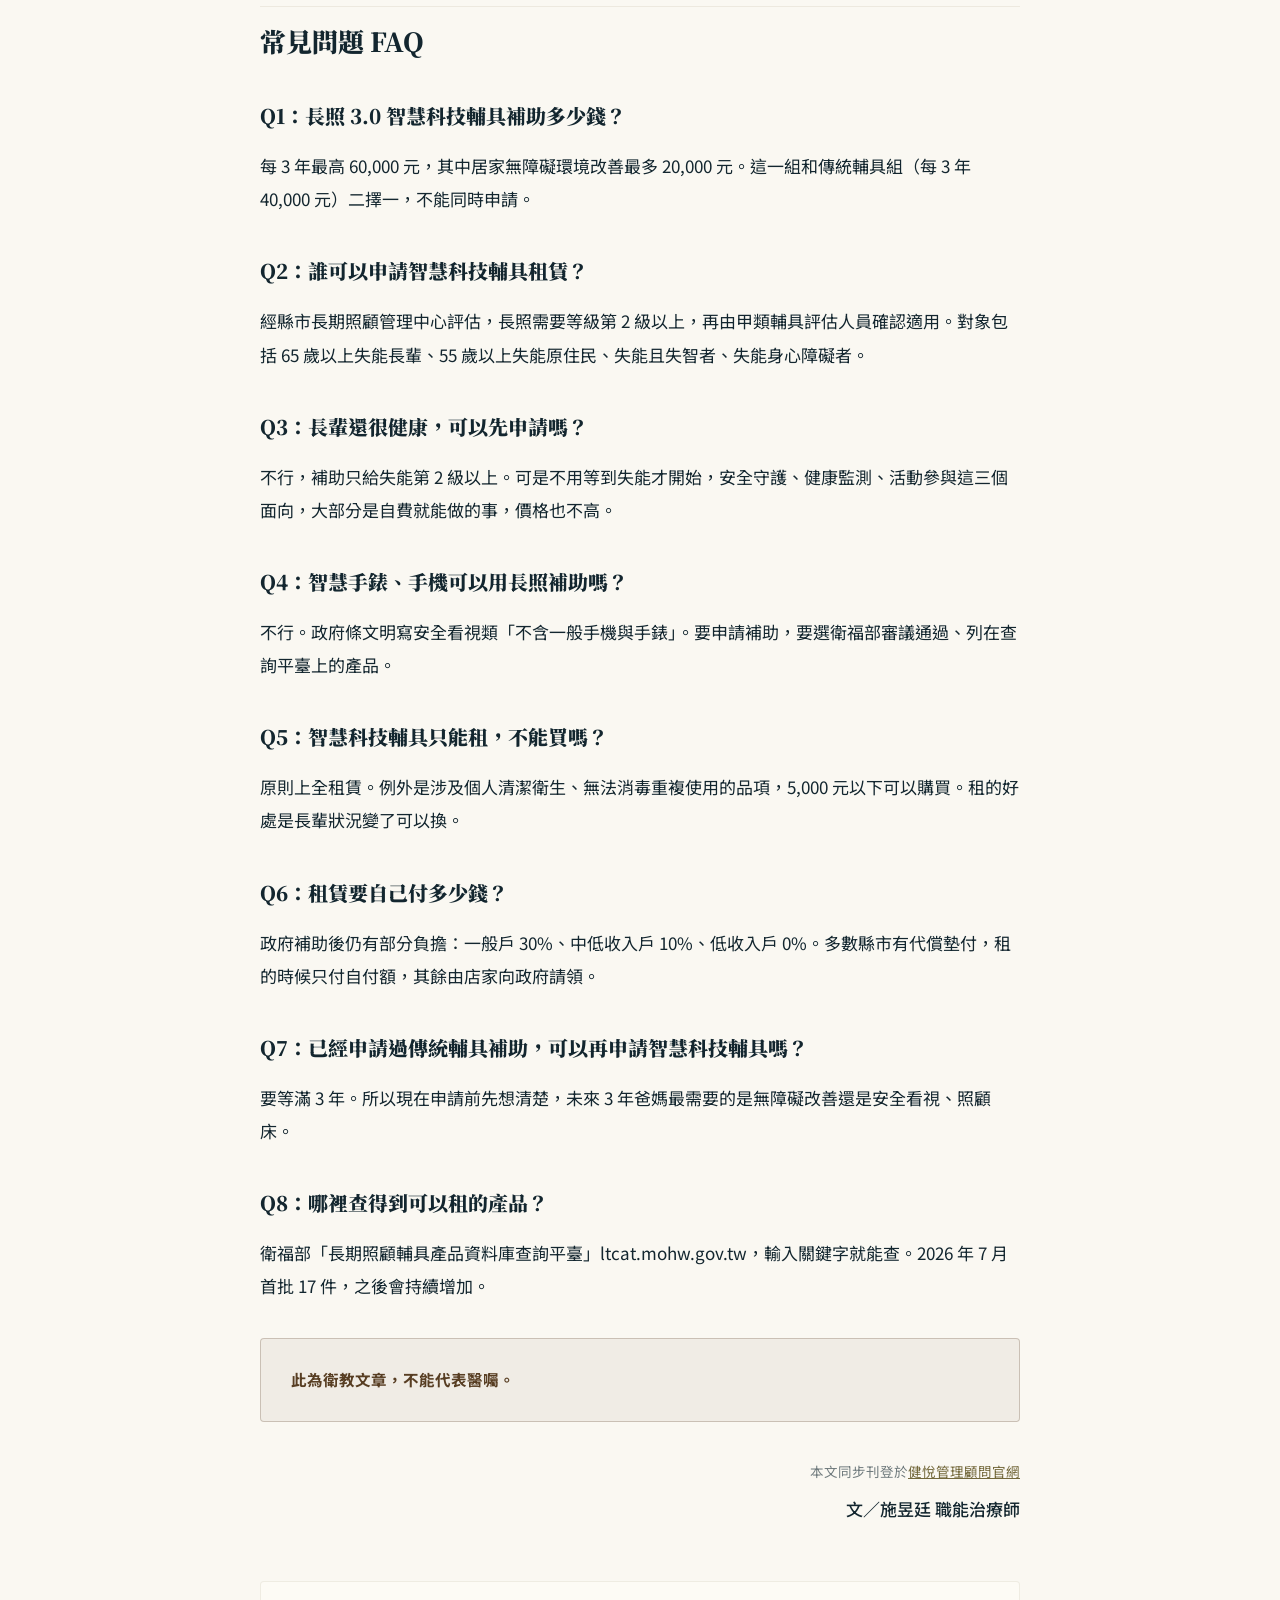
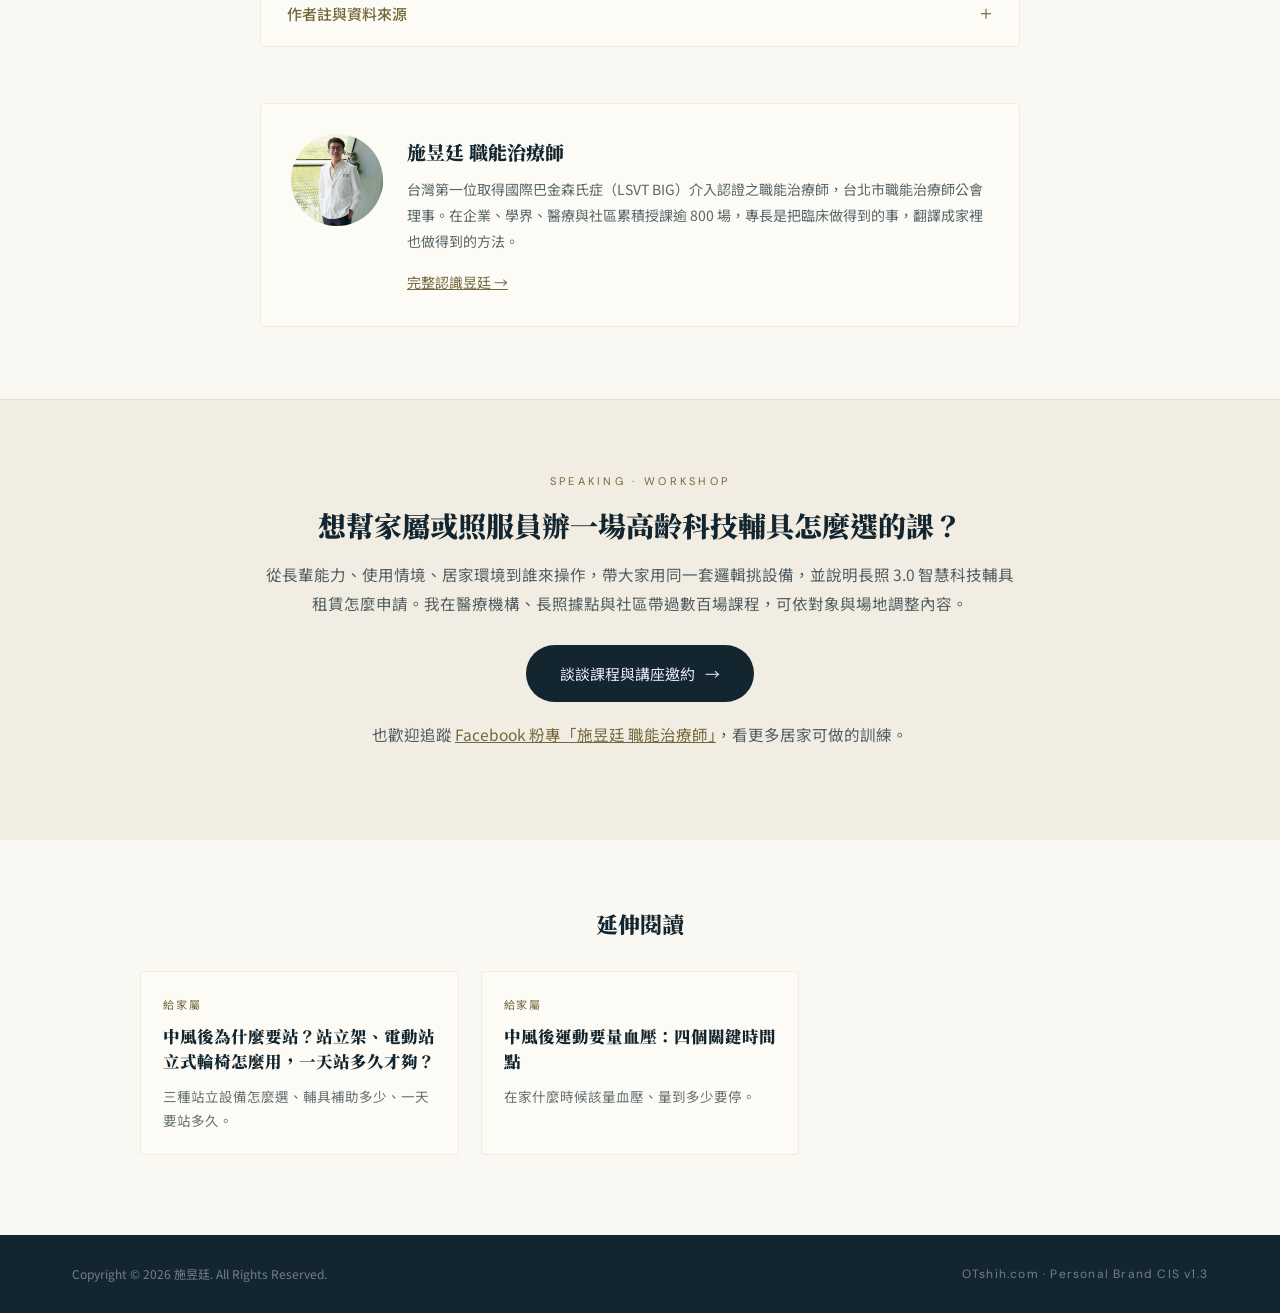
<file: articles/senior-care-tech-guide/index.html>
<!DOCTYPE html>
<html lang="zh-TW">
<head>
  <meta charset="UTF-8">
  <meta name="viewport" content="width=device-width, initial-scale=1.0">
  <title>高齡科技照顧產品怎麼選？給家屬的挑選指南｜施昱廷 職能治療師</title>
  <meta name="description" content="高齡科技產品越來越多，該怎麼選？職能治療師整理挑選邏輯：先看人、使用情境、環境與誰來用，再看五大類產品各自的挑選重點與該問廠商的問題，並說明長照 3.0 智慧科技輔具租賃怎麼申請。">
  <meta name="author" content="施昱廷 Shih, Yu-Ting">
  <meta name="keywords" content="高齡科技,長照 3.0,智慧科技輔具,智慧科技輔具租賃,長照輔具補助,輔具怎麼選,一鍵通,居家照顧床,電動輪椅,智慧藥盒,家屬">
  <link rel="canonical" href="https://healjoy-housing.com/senior-care-tech-guide/">
  <link rel="icon" href="/favicon.ico" sizes="32x32">
  <link rel="icon" href="/icon.svg" type="image/svg+xml">
  <link rel="apple-touch-icon" href="/apple-touch-icon.png">
  <link rel="manifest" href="/site.webmanifest">
  <meta property="og:type" content="article">
  <meta property="og:locale" content="zh_TW">
  <meta property="og:site_name" content="施昱廷個人品牌官網">
  <meta property="og:url" content="https://otshih.com/articles/senior-care-tech-guide/">
  <meta property="og:title" content="高齡科技照顧產品怎麼選？給家屬的挑選指南">
  <meta property="og:description" content="高齡科技產品越來越多，該怎麼選？職能治療師整理挑選邏輯：先看人、使用情境、環境與誰來用，再看五大類產品各自的挑選重點與該問廠商的問題，並說明長照 3.0 智慧科技輔具租賃怎麼申請。">
  <meta property="og:image" content="https://otshih.com/assets/articles/senior-care-tech-cover.jpg">
  <meta property="article:published_time" content="2026-09-24">
  <meta property="article:author" content="施昱廷">
  <meta name="theme-color" content="#13262F">
  <link rel="preconnect" href="https://fonts.googleapis.com">
  <link rel="preconnect" href="https://fonts.gstatic.com" crossorigin>
  <link href="https://fonts.googleapis.com/css2?family=DM+Sans:wght@300;400;500&family=Noto+Serif+TC:wght@600;900&family=Noto+Sans+TC:wght@300;400;500;700&display=swap" rel="stylesheet">
  <link rel="stylesheet" href="/assets/article.css?v=20260802">
  <style>
    /* 本篇專用：直式總覽圖、檢核表、署名 */
    .prose figure.fig-portrait { max-width: 540px; margin-left: auto; margin-right: auto; }
    .prose figure.fig-portrait img { width: 100%; height: auto; }
    .prose ul.checklist { margin: 0 0 26px; padding: 22px 26px; background: var(--card); border: 1px solid var(--line-soft); border-radius: 4px; }
    .prose ul.checklist li { position: relative; padding-left: 34px; margin-bottom: 12px; }
    .prose ul.checklist li:last-child { margin-bottom: 0; }
    .prose ul.checklist li::before { content: ""; position: absolute; left: 2px; top: 6px; width: 18px; height: 18px; border: 2px solid var(--olive-bark); border-radius: 3px; background: #FFF; }
    .prose .signature { text-align: right; font-weight: 500; }
    .prose > p.syndication { text-align: right; font-size: 13.5px; color: rgba(19, 38, 47, 0.6); margin-bottom: 8px; }
    .prose p.syndication a { color: var(--olive-bark); text-decoration: underline; }
    @media (max-width: 700px) { .prose ul.checklist { padding: 18px 18px; } .prose table.t2 { min-width: 0; } .prose table.t2 th, .prose table.t2 td { padding: 12px 12px; } }
  </style>
  <script type="application/ld+json">
{
  "@context": "https://schema.org",
  "@type": "Article",
  "headline": "高齡科技照顧產品怎麼選？給家屬的挑選指南",
  "description": "高齡科技產品越來越多，該怎麼選？職能治療師整理挑選邏輯：先看人、使用情境、環境與誰來用，再看五大類產品各自的挑選重點與該問廠商的問題，並說明長照 3.0 智慧科技輔具租賃怎麼申請。",
  "image": "https://otshih.com/assets/articles/senior-care-tech-cover.jpg",
  "datePublished": "2026-09-24",
  "dateModified": "2026-09-24",
  "inLanguage": "zh-TW",
  "author": {
    "@type": "Person",
    "name": "施昱廷",
    "jobTitle": "職能治療師",
    "url": "https://otshih.com/about/"
  },
  "publisher": {
    "@type": "Person",
    "name": "施昱廷",
    "url": "https://otshih.com/"
  },
  "mainEntityOfPage": {
    "@type": "WebPage",
    "@id": "https://healjoy-housing.com/senior-care-tech-guide/"
  },
  "about": [
    "高齡科技",
    "長照 3.0 智慧科技輔具租賃",
    "輔具選用"
  ]
}
  </script>
  <script type="application/ld+json">
{
  "@context": "https://schema.org",
  "@type": "FAQPage",
  "mainEntity": [
    {
      "@type": "Question",
      "name": "Q1：長照 3.0 智慧科技輔具補助多少錢？",
      "acceptedAnswer": {
        "@type": "Answer",
        "text": "每 3 年最高 60,000 元，其中居家無障礙環境改善最多 20,000 元。這一組和傳統輔具組（每 3 年 40,000 元）二擇一，不能同時申請。"
      }
    },
    {
      "@type": "Question",
      "name": "Q2：誰可以申請智慧科技輔具租賃？",
      "acceptedAnswer": {
        "@type": "Answer",
        "text": "經縣市長期照顧管理中心評估，長照需要等級第 2 級以上，再由甲類輔具評估人員確認適用。對象包括 65 歲以上失能長輩、55 歲以上失能原住民、失能且失智者、失能身心障礙者。"
      }
    },
    {
      "@type": "Question",
      "name": "Q3：長輩還很健康，可以先申請嗎？",
      "acceptedAnswer": {
        "@type": "Answer",
        "text": "不行，補助只給失能第 2 級以上。可是不用等到失能才開始，安全守護、健康監測、活動參與這三個面向，大部分是自費就能做的事，價格也不高。"
      }
    },
    {
      "@type": "Question",
      "name": "Q4：智慧手錶、手機可以用長照補助嗎？",
      "acceptedAnswer": {
        "@type": "Answer",
        "text": "不行。政府條文明寫安全看視類「不含一般手機與手錶」。要申請補助，要選衛福部審議通過、列在查詢平臺上的產品。"
      }
    },
    {
      "@type": "Question",
      "name": "Q5：智慧科技輔具只能租，不能買嗎？",
      "acceptedAnswer": {
        "@type": "Answer",
        "text": "原則上全租賃。例外是涉及個人清潔衛生、無法消毒重複使用的品項，5,000 元以下可以購買。租的好處是長輩狀況變了可以換。"
      }
    },
    {
      "@type": "Question",
      "name": "Q6：租賃要自己付多少錢？",
      "acceptedAnswer": {
        "@type": "Answer",
        "text": "政府補助後仍有部分負擔：一般戶 30%、中低收入戶 10%、低收入戶 0%。多數縣市有代償墊付，租的時候只付自付額，其餘由店家向政府請領。"
      }
    },
    {
      "@type": "Question",
      "name": "Q7：已經申請過傳統輔具補助，可以再申請智慧科技輔具嗎？",
      "acceptedAnswer": {
        "@type": "Answer",
        "text": "要等滿 3 年。所以現在申請前先想清楚，未來 3 年爸媽最需要的是無障礙改善還是安全看視、照顧床。"
      }
    },
    {
      "@type": "Question",
      "name": "Q8：哪裡查得到可以租的產品？",
      "acceptedAnswer": {
        "@type": "Answer",
        "text": "衛福部「長期照顧輔具產品資料庫查詢平臺」ltcat.mohw.gov.tw，輸入關鍵字就能查。2026 年 7 月首批 17 件，之後會持續增加。"
      }
    }
  ]
}
  </script>
  <script type="application/ld+json">
{
  "@context": "https://schema.org",
  "@type": "BreadcrumbList",
  "itemListElement": [
    {
      "@type": "ListItem",
      "position": 1,
      "name": "首頁",
      "item": "https://otshih.com/"
    },
    {
      "@type": "ListItem",
      "position": 2,
      "name": "專欄文章",
      "item": "https://otshih.com/articles/"
    },
    {
      "@type": "ListItem",
      "position": 3,
      "name": "高齡科技照顧產品怎麼選？給家屬的挑選指南",
      "item": "https://otshih.com/articles/senior-care-tech-guide/"
    }
  ]
}
  </script>
</head>
<body>

  <nav class="topbar" id="topnav">
    <div class="container">
      <a href="/" class="brand">
        <span class="brand-name">施昱廷</span>
        <span class="brand-sub">SHIH · YU-TING · OT</span>
      </a>
      <ul class="nav-links">
        <li><a href="/">首頁</a></li>
        <li><a href="/about/">關於我</a></li>
        <li><a href="/articles/" class="active">專欄文章</a></li>
      </ul>
      <a href="/#contact" class="nav-cta">邀約合作</a>
    </div>
  </nav>

  <div class="container">
    <nav class="breadcrumb" aria-label="麵包屑">
      <a href="/">首頁</a><span>›</span><a href="/articles/">專欄文章</a><span>›</span><span>高齡科技怎麼選</span>
    </nav>
  </div>

  <header class="article-head">
    <div class="container">
      <div class="wrap">
        <div class="tag-row">
          <span class="tag audience-c">給家屬</span>
          <span class="tag">高齡科技</span>
          <span class="tag">官網首發</span>
        </div>
        <h1 class="article-h1">高齡科技照顧產品怎麼選？給家屬的挑選指南</h1>
        <p class="article-lede">市面上的高齡科技產品越來越多，可是大部分的介紹都在講「它有什麼功能」，但至於該怎麼選擇一直是許多民眾與業者的疑問。</p>
        <div class="byline">
          <strong>施昱廷</strong> 職能治療師
          <span class="dot"></span><span>2026-09-24</span>
          <span class="dot"></span><span>閱讀約 8 分鐘</span>
        </div>
      </div>
    </div>
  </header>

  <div class="container">
    <figure class="cover-figure">
      <img src="/assets/articles/senior-care-tech-cover.jpg" alt="高齡科技照顧產品怎麼選？給家屬的挑選指南" width="1200" height="800">
    </figure>

    <article class="prose">

      <p>挑智慧科技輔具有一套固定的邏輯：<br>
先看「人」，再看「使用情境」，再看「使用環境」，最後看「使用者」，設備排在最後才選。這篇照這個順序寫，先幫你把前面四件事想清楚，再告訴你每一類產品挑的時候要看什麼、要問廠商什麼。</p>
      <h2>開始之前，先看四件事：人、活動、環境、誰來用</h2>
      <p>設備買回家變擺設，問題幾乎都出在前面四件事沒想清楚，不是設備不好。</p>
      <div class="table-wrap"><table class="t2"><thead><tr><th>先看什麼</th><th>怎麼看</th></tr></thead><tbody><tr><td><strong>人：長輩的能力</strong>。長輩會不會排斥新工具使用？意識清不清楚、記性和判斷力、知不知道自己在哪、認不認得人、視力聽力、坐得穩不穩、站不站得起來、手抓不抓得住</td><td>長輩自己按得了按鈕嗎？看得到螢幕的字嗎？聽得到提示音嗎？學得會新東西嗎？記性不好的長輩，要選不用學、不用記的</td></tr><tr><td><strong>使用情境：要解決哪一件事</strong>。移位、移動、洗澡上廁所、床上照顧、安全看視，先分清楚是哪一種；再看那件事長輩是自己做得到、要人幫一部分、還是完全要人做</td><td>一次只解決一個最急的。怕跌倒和怕忘記吃藥，要的是完全不同的東西</td></tr><tr><td><strong>使用環境：家裡的條件</strong>。住幾樓、有沒有電梯、門檻高低差、浴廁離房間多遠、浴廁大不大、迴轉空間夠不夠；還有<strong>網路</strong>，怎麼上網、WiFi 有沒有涵蓋長輩活動的房間、哪裡收不到</td><td>量家裡最窄的門和最小的轉彎處；拿手機到臥室、浴室、客廳各站一下，看 WiFi 訊號滿不滿格</td></tr><tr><td><strong>使用者：照顧者</strong>。獨居還是有同住者；照顧者會不會操作，或教一下就會；照顧者平常用手機、電腦還是都不用；設備主要由長輩自己用、部分要人幫、還是完全由照顧者操作</td><td>先講好家裡誰是第一個接警示的人、誰負責操作。如果全家都不會用手機，就要選有 24 小時中心備援的服務型產品</td></tr></tbody></table></div>
      <figure class="fig-portrait"><img src="/assets/articles/senior-care-tech-5types.jpg" alt="高齡科技照顧產品五大類：一、安全看視；二、健康監測；三、生活自立與移動；四、活動參與與認知；五、照護管理與溝通" loading="lazy" width="1080" height="1350"></figure>
      <h2>一、安全看視：跌倒、走失、沒人知道</h2>
      <p><strong>這一類是什麼：</strong> 長期臥床、獨居、失智，或需要監控生理數據和活動狀況的長輩，用感測器或按鈕在出事的時候通知家人。</p>
      <p><strong>什麼情況該考慮：</strong> 長輩獨居，或白天家裡沒人；經常跌倒；失智開始會走出去。</p>
      <p><strong>首批通過長照 3.0 租賃的例子：</strong> 伊鍵通 Ai+ 高齡智慧守護系統（一鍵通話主機加體動感測器，有 24 小時守護中心備援）。</p>
      <h3>挑的時候看這六點</h3>
      <ol class="steps">
        <li><strong>按不了的時候有沒有備案。</strong> 跌倒昏迷是按不了鈕的。看有沒有免穿戴的體動感測、離床偵測，長輩太久沒動系統會主動通知。</li>
        <li><strong>通報後面是否有人處理。</strong> 純設備只會打給家人，家人漏接就沒了。有 24 小時守護中心備援的服務，家人沒接會有人回撥確認。</li>
        <li><strong>警示怎麼傳到你手上。</strong> 常見的有 APP、LINE、簡訊、自動語音電話、Email、智慧音箱語音提醒。挑家人本來就天天在用的那一種，不要為了它多裝一個 APP。</li>
        <li><strong>電池和停電。</strong> 隨身按鈕充一次電撐多久？主機停電有沒有備用電池？長輩會不會需要天天充電？</li>
        <li><strong>需不需要網路。</strong> 很多產品要 WiFi，長輩家不一定有，或臥室浴室收不到。問清楚能不能用行動網路，或廠商有沒有含網路的方案。</li>
        <li><strong>長輩聽得懂嗎。</strong> 通話主機會不會講台語？字夠不夠大？按鈕會不會太小？</li>
      </ol>
      <p><strong>失智會走出去的長輩：</strong> 先看他知不知道自己在哪、認不認得人。有這個問題的，要選有電子圍籬（走出設定範圍就通知）和定位功能的產品。</p>
      <p><strong>問廠商這三題：</strong> 家人都沒接到通知會怎樣？誤報多不多、怎麼處理？月費包含什麼、可以隨時取消嗎？</p>
      <h2>二、健康監測：血壓血糖，不用天天問</h2>
      <p><strong>這一類是什麼：</strong> 幫忙「量」的裝置。有慢性病需要長期追蹤血壓、血糖、心跳、睡眠的長輩，量完自動記錄、自動傳給家人或醫師。</p>
      <p><strong>什麼情況該考慮：</strong> 長輩有高血壓、糖尿病要長期追蹤；回診時說不清楚最近的數字。</p>
      <p><strong>可以順便問的：</strong> 健康監測本身不在租賃範圍，可是首批租賃清單裡有幾項附生理量測，例如 WhizPad 安心臥智慧床墊（給付碼 EI04、EI05）、iCue 智慧照護幫手加生理量測組（給付碼 EI04、EI05）。</p>
      <h3>挑的時候看這三點</h3>
      <ol class="steps">
        <li><strong>量完會不會自動傳。</strong> 要長輩自己抄寫紀錄，長輩對於血壓的依從度不高。</li>
        <li><strong>有沒有醫療器材許可證。</strong> 血壓計、血糖機、智慧型手錶要有衛福部醫療器材許可證。</li>
        <li><strong>充電頻率。</strong> 手錶、戒指類最常見的失敗原因是沒電。三天要充一次的，先想好誰提醒。</li>
      </ol>
      <p><strong>問廠商這三題：</strong> App 要不要月費？家人可以同時看嗎？數據異常會主動通知誰？</p>
      <p>筆者透過遠端的健康監測去了解媽媽生活當中的一天的狀況，並進而達到照顧者的安心。</p>
      <h2>三、生活自立與移動：起床、洗澡、上廁所要人扶</h2>
      <p><strong>這一類是什麼：</strong> 幫忙「動」的裝置。移位、走路、洗澡、上廁所、翻身坐起這些日常動作經常有困難的長輩，用有馬達或感測器的設備讓他多做一點自己來、照顧的人少出一點力。</p>
      <p><strong>什麼情況該考慮：</strong> 起身、移位要一到兩個人扶；照顧的人開始腰痛；長輩因為怕麻煩人而減少活動。</p>
      <h3>四類各自適合誰：</h3>
      <div class="table-wrap"><table><thead><tr><th>類別（給付碼）</th><th>適合的狀況</th><th>首批通過租賃的例子</th></tr></thead><tbody><tr><td>移位類（EI01）</td><td>從床到輪椅、從輪椅到馬桶這種「換位置」經常有困難，需要輔助移位的裝置</td><td>首批尚無產品，之後會陸續上架</td></tr><tr><td>移動類（EI02）</td><td>走路經常有困難，需要電動輪椅、電動代步車或幫助步行的裝置</td><td>FREE Walk 自立行外骨骼輔助機器人、HipBO 輕量型動力髖關節機器人輔具、智世代變形電動車 銀翼 BSG</td></tr><tr><td>沐浴排泄類（EI03）</td><td>活動能力有困難、動作控制不好，洗澡或上廁所經常有困難，需要輔助沐浴、如廁或處理排泄物的裝置</td><td>AIoT 全自動排泄處理機</td></tr><tr><td>居家照顧床類（EI04）</td><td>長期臥床，翻身或坐起經常有困難；或是下肢無力、平衡不好、跌倒風險高，需要照顧臥床或偵測離床的裝置</td><td>AIoT 智慧型翻身輔助器、WhizPad 安心臥智慧床墊（EI04、EI05）、智慧感知氣墊（EI04、EI05）</td></tr></tbody></table></div>
      <p>給付碼是輔具評估報告和租賃合約上會看到的代號，EI01 到 EI05 分別對應移位、移動、沐浴排泄、居家照顧床、安全看視五類；同一件產品可能同時有兩個碼，表示兩類功能都有。產品清單會持續增加，最新的以衛福部長期照顧輔具產品資料庫查詢平臺 <a href="https://ltcat.mohw.gov.tw/" target="_blank" rel="noopener">ltcat.mohw.gov.tw</a> 為準。</p>
      <h3>挑的時候看這五點</h3>
      <ol class="steps">
        <li><strong>先量空間。</strong> 電動輪椅進不了浴室門、照顧床放進去房間走不動，是最常見的問題。量家裡最窄的門和最小的轉彎處再去看產品。</li>
        <li><strong>先評估再選。</strong> 這一類一定要有治療師或輔具評估人員看過長輩的能力。能自己站的人用移位機，反而會讓他越來越不會站。</li>
        <li><strong>租，不要急著買。</strong> 長輩狀況會變，中風復健三個月後可能從電動輪椅換成助行器。租的可以換，買的閒置在家。</li>
        <li><strong>誰來清潔、維修。</strong> 排泄處理、沐浴類設備要問消毒方式；所有設備都問維修是不是到府、多久到。</li>
        <li><strong>長輩自己能不能操作。</strong> 遙控器按鈕大小、有沒有防誤觸，讓長輩試按幾次。</li>
      </ol>
      <h3>幾個規格，看產品時對照</h3>
      <div class="table-wrap"><table class="t2"><thead><tr><th>設備</th><th>要看的重點</th></tr></thead><tbody><tr><td>電動輪椅</td><td>分基礎型和進階型；電動姿勢變換（後躺、抬腿、站立、升降等）最多補助 2 項功能；要問操作的人是長輩自己還是照顧者也要</td></tr><tr><td>居家照顧床</td><td>附加功能分三種：背和腿可以分開電動抬升、床板高度手動調、床板高度電動調；遙控器可以選加大按鈕；護欄有全開、雙開、快拆、外掀助起幾種</td></tr><tr><td>氣墊床</td><td>進階型的差別是停電後還能保持 4 小時以上的壓力，家裡常跳電或長輩整天臥床的要選進階型</td></tr><tr><td>沐浴椅、便盆椅</td><td>補助款式一定要有背靠；有輪子的要配骨盆帶；沒輪子的要能調座高；整體寬度要配合浴室門寬</td></tr><tr><td>移位機</td><td>分人力型和電動型；吊帶有坐式有頭部支撐、坐式無頭部支撐、如廁清潔型，長輩頭控不好的要選有頭部支撐</td></tr></tbody></table></div>
      <p><strong>問廠商這三題：</strong> 可以先試用嗎？租金包不包含維修和耗材？狀況改變要換設備怎麼處理？</p>
      <p><strong>補助：</strong> 🟢 長照 3.0 可租賃，而且是補助的大宗，移動、移位、沐浴排泄、居家照顧床 4 類都在這裡。</p>
      <h2>四、活動參與與認知：有事做，才不會退化</h2>
      <p><strong>這一類是什麼：</strong> 幫忙「找事做」的裝置。體力還可以、可是整天沒事做、記性開始變差、跟人互動變少的長輩，用遊戲、課程、互動裝置讓他每天有一件想做的事。</p>
      <p><strong>什麼情況該考慮：</strong> 退休後整天看電視；記性開始變差；不愛出門、跟人互動變少。</p>
      <h3>挑的時候看這四點</h3>
      <ol class="steps">
        <li><strong>能不能一起玩。</strong> 一個人玩的東西長輩很快放棄。能兩個人玩、能跟孫子玩的，留得住。</li>
        <li><strong>難度可不可以調。</strong> 太難挫折、太簡單無聊。看能不能依長輩程度調整。</li>
        <li><strong>操作夠不夠簡單。</strong> 打開就能玩，不用登入、不用選單三層。字要大、按鍵要少。</li>
        <li><strong>先免費試。</strong> 社區照顧關懷據點、巷弄長照站的預防延緩失能課程多半免費，先帶去參加，看長輩對哪一類活動有反應再買。</li>
      </ol>
      <p><strong>問廠商這三題：</strong> 可以試用多久？內容會不會更新？沒網路能不能玩？</p>
      <h2>五、照護管理與溝通：家人分工，不再一個人扛</h2>
      <p><strong>這一類是什麼：</strong> 幫忙「管」和「連絡」的裝置。照顧的事情分散在好幾個家人身上，或長輩用藥多、不會用手機的家庭，用共享 App、智慧藥盒、一鍵視訊把大家連在一起。</p>
      <p><strong>什麼情況該考慮：</strong> 兄弟姊妹分住各地；用藥種類多常忘記；長輩不會用手機，想看到家人的臉。</p>
      <h3>挑的時候看這四點</h3>
      <ol class="steps">
        <li><strong>最不會用的那個人會不會用。</strong> 全家共用的 App，標準是家裡最不會用手機的人也會用，不然一定有人缺席。照顧者都不用手機的家庭，通知方式要選自動語音電話或簡訊。</li>
        <li><strong>藥盒的提醒方式。</strong> 亮燈、響鈴、還是通知家人？沒吃會不會通知？藥格夠不夠一週的量？</li>
        <li><strong>視訊要不要長輩操作。</strong> 一鍵接聽、或家人打來自動接的機型，長輩不用學。</li>
        <li><strong>隱私。</strong> 有鏡頭的產品先問過長輩，也問廠商影像存在哪裡、誰看得到。</li>
      </ol>
      <p><strong>問廠商這三題：</strong> 幾個家人可以同時用？資料存在哪裡？不續約資料會怎樣？</p>
      <h2>買之前的十一題檢核表</h2>
      <p>挑任何一類產品都適用。打勾少於八個，先不要買。</p>
      <ul class="checklist">
        <li>長輩本人試過，願意用</li>
        <li>解決的是我們家最急的那一個問題</li>
        <li>長輩按不了、忘了戴的時候，有備案</li>
        <li>電池撐得過三天，或不需要充電</li>
        <li>家裡的網路條件確認過，WiFi 訊號涵蓋長輩主要活動的房間</li>
        <li>警示發出來，家裡有人負責接，通知方式是他本來就在用的</li>
        <li>講好主要操作者是長輩自己、部分協助、還是完全由照顧者操作</li>
        <li>月費、設備費、安裝費全部問清楚，沒有隱藏費用</li>
        <li>可以試用，或可以無條件取消</li>
        <li>維修是到府的，壞了有人處理</li>
        <li>如果符合資格，已經問過長照補助能不能用</li>
      </ul>
      <h2>租到之後，還有三件事</h2>
      <p>租到不是結束。設備有沒有真的用起來，看的是後面這三件事，家屬經常忽略。</p>
      <ol class="steps">
        <li><strong>要求廠商教到會。</strong> 不是教子女，是教長輩和主要照顧者。教完請長輩當場操作一次。</li>
        <li><strong>約一次追蹤。</strong> 用了兩到四週，狀況跟當初評估的不一樣很正常，設定要調、位置要換。</li>
        <li><strong>輔具中心有免費適配服務。</strong> 取得輔具後可以跟各縣市輔具中心預約，請他們確認設備真的符合長輩的需求。這是免費的，很少人知道。</li>
      </ol>
      <h2>三個常見的錯誤</h2>
      <p><strong>一次買全套。</strong> 從最急的那一個問題開始，用得順再加。一次裝五樣，長輩會全部拒絕。</p>
      <p><strong>只有子女喜歡。</strong> 功能最多的產品經常是長輩最不想用的。長輩願意天天用的，才是好產品。</p>
      <p><strong>裝了就不管。</strong> 裝好之後請長輩真的按一次、真的量一次。很多家庭裝了半年，長輩從來沒用過。</p>
      <h2>長照 3.0 智慧科技輔具租賃，怎麼申請</h2>
      <div class="table-wrap"><table class="t2"><thead><tr><th></th><th>說明</th></tr></thead><tbody><tr><td>誰可以申請</td><td>長照需要等級第 2 級以上（65 歲以上失能長輩、失能且失智者、失能身心障礙者等）</td></tr><tr><td>額度</td><td>每 3 年最高 60,000 元（智慧科技輔具組），與傳統輔具組 40,000 元二擇一</td></tr><tr><td>怎麼申請</td><td>打 1966 → 照管專員到府評估 → 輔具評估人員開報告 → 到特約單位租賃</td></tr><tr><td>部分負擔</td><td>一般戶 30%、中低收入戶 10%、低收入戶 0%</td></tr><tr><td>產品哪裡查</td><td>衛福部長期照顧輔具產品資料庫查詢平臺 <a href="https://ltcat.mohw.gov.tw/" target="_blank" rel="noopener">ltcat.mohw.gov.tw</a></td></tr></tbody></table></div>
      <p><strong>注意：</strong> 選了傳統輔具組，要滿 3 年才能換成智慧科技輔具組。</p>
      <h2>常見問題 FAQ</h2>
      <h3>Q1：長照 3.0 智慧科技輔具補助多少錢？</h3>
      <p>每 3 年最高 60,000 元，其中居家無障礙環境改善最多 20,000 元。這一組和傳統輔具組（每 3 年 40,000 元）二擇一，不能同時申請。</p>
      <h3>Q2：誰可以申請智慧科技輔具租賃？</h3>
      <p>經縣市長期照顧管理中心評估，長照需要等級第 2 級以上，再由甲類輔具評估人員確認適用。對象包括 65 歲以上失能長輩、55 歲以上失能原住民、失能且失智者、失能身心障礙者。</p>
      <h3>Q3：長輩還很健康，可以先申請嗎？</h3>
      <p>不行，補助只給失能第 2 級以上。可是不用等到失能才開始，安全守護、健康監測、活動參與這三個面向，大部分是自費就能做的事，價格也不高。</p>
      <h3>Q4：智慧手錶、手機可以用長照補助嗎？</h3>
      <p>不行。政府條文明寫安全看視類「不含一般手機與手錶」。要申請補助，要選衛福部審議通過、列在查詢平臺上的產品。</p>
      <h3>Q5：智慧科技輔具只能租，不能買嗎？</h3>
      <p>原則上全租賃。例外是涉及個人清潔衛生、無法消毒重複使用的品項，5,000 元以下可以購買。租的好處是長輩狀況變了可以換。</p>
      <h3>Q6：租賃要自己付多少錢？</h3>
      <p>政府補助後仍有部分負擔：一般戶 30%、中低收入戶 10%、低收入戶 0%。多數縣市有代償墊付，租的時候只付自付額，其餘由店家向政府請領。</p>
      <h3>Q7：已經申請過傳統輔具補助，可以再申請智慧科技輔具嗎？</h3>
      <p>要等滿 3 年。所以現在申請前先想清楚，未來 3 年爸媽最需要的是無障礙改善還是安全看視、照顧床。</p>
      <h3>Q8：哪裡查得到可以租的產品？</h3>
      <p>衛福部「長期照顧輔具產品資料庫查詢平臺」<a href="https://ltcat.mohw.gov.tw/" target="_blank" rel="noopener">ltcat.mohw.gov.tw</a>，輸入關鍵字就能查。2026 年 7 月首批 17 件，之後會持續增加。</p>

      <div class="callout warn"><p><strong>此為衛教文章，不能代表醫囑。</strong></p></div>

      <p class="syndication">本文同步刊登於<a href="https://healjoy-housing.com/senior-care-tech-guide/" target="_blank" rel="noopener">健悅管理顧問官網</a></p>
      <p class="signature">文／施昱廷 職能治療師</p>

    </article>

    <div class="refs">
      <details>
        <summary>作者註與資料來源</summary>
        <div class="refs-body">
          <h5>作者註</h5>
          <p>本文的挑選順序（人、活動、環境、誰來用）與各類設備的型態、功能、通報方式，依衛生福利部「輔具評估報告書 格式編號 27：智慧科技輔具」的評估架構整理。</p>
          <h5>資料來源</h5>
          <p>衛生福利部（2025 年 12 月 30 日）輔具評估報告書格式編號 27 智慧科技輔具（衛部顧字第 1141963386 號公告）；</p><p>衛生福利部（2026 年 7 月 1 日）長照智慧科技輔具全租賃制新聞稿；</p><p>我的 E 政府（2026 年 8 月 25 日）長照 3.0 智慧科技輔具租賃新制整理頁；</p><p>衛生福利部社會及家庭署輔具資源入口網「長期照顧輔具及居家無障礙補助」；</p><p>「人、活動、環境、誰來用」的架構取自輔具評估常用的 HAAT 模型（Cook &amp; Polgar, Assistive Technologies: Principles and Practice）；</p><p>挑選問題參考 AARP（Goyer, A.）How to Choose a Medical Alert or Monitoring System 與 National Council on Aging 醫療警報系統選購指南</p>
        </div>
      </details>
    </div>
    <div class="author-card">
      <img src="/assets/about/portrait-window.jpg" alt="施昱廷 職能治療師">
      <div>
        <h4>施昱廷 職能治療師</h4>
        <p>台灣第一位取得國際巴金森氏症（LSVT BIG）介入認證之職能治療師，台北市職能治療師公會理事。在企業、學界、醫療與社區累積授課逾 800 場，專長是把臨床做得到的事，翻譯成家裡也做得到的方法。</p>
        <a href="/about/">完整認識昱廷 →</a>
      </div>
    </div>
  </div>

  <section class="article-cta">
    <div class="container">
      <div class="cta-card">
        <span class="eyebrow">Speaking · Workshop</span>
        <h3>想幫家屬或照服員辦一場高齡科技輔具怎麼選的課？</h3>
        <p>從長輩能力、使用情境、居家環境到誰來操作，帶大家用同一套邏輯挑設備，並說明長照 3.0 智慧科技輔具租賃怎麼申請。我在醫療機構、長照據點與社區帶過數百場課程，可依對象與場地調整內容。</p>
        <a href="/#contact" class="btn-primary">談談課程與講座邀約</a>
        <p class="cta-note">也歡迎追蹤 <a href="https://www.facebook.com/shihyuting.OT/" target="_blank" rel="noopener">Facebook 粉專「施昱廷 職能治療師」</a>，看更多居家可做的訓練。</p>
      </div>
    </div>
  </section>

  <section class="related">
    <div class="container">
      <h3>延伸閱讀</h3>
      <div class="related-grid">
        <a href="/articles/stroke-standing-frame/" class="related-card">
          <span class="rc-tag">給家屬</span>
          <h4>中風後為什麼要站？站立架、電動站立式輪椅怎麼用，一天站多久才夠？</h4>
          <p>三種站立設備怎麼選、輔具補助多少、一天要站多久。</p>
        </a>
        <a href="/articles/stroke-exercise-blood-pressure/" class="related-card">
          <span class="rc-tag">給家屬</span>
          <h4>中風後運動要量血壓：四個關鍵時間點</h4>
          <p>在家什麼時候該量血壓、量到多少要停。</p>
        </a>
      </div>
    </div>
  </section>

  <footer>
    <div class="container">
      <div class="footer-grid">
        <div>Copyright © 2026 施昱廷. All Rights Reserved.</div>
        <div class="footer-right">OTshih.com · Personal Brand CIS v1.3</div>
      </div>
    </div>
  </footer>

  <script>
    const nav = document.getElementById('topnav');
    window.addEventListener('scroll', () => {
      nav.classList.toggle('scrolled', window.scrollY > 20);
    });
  </script>
</body>
</html>
</file>
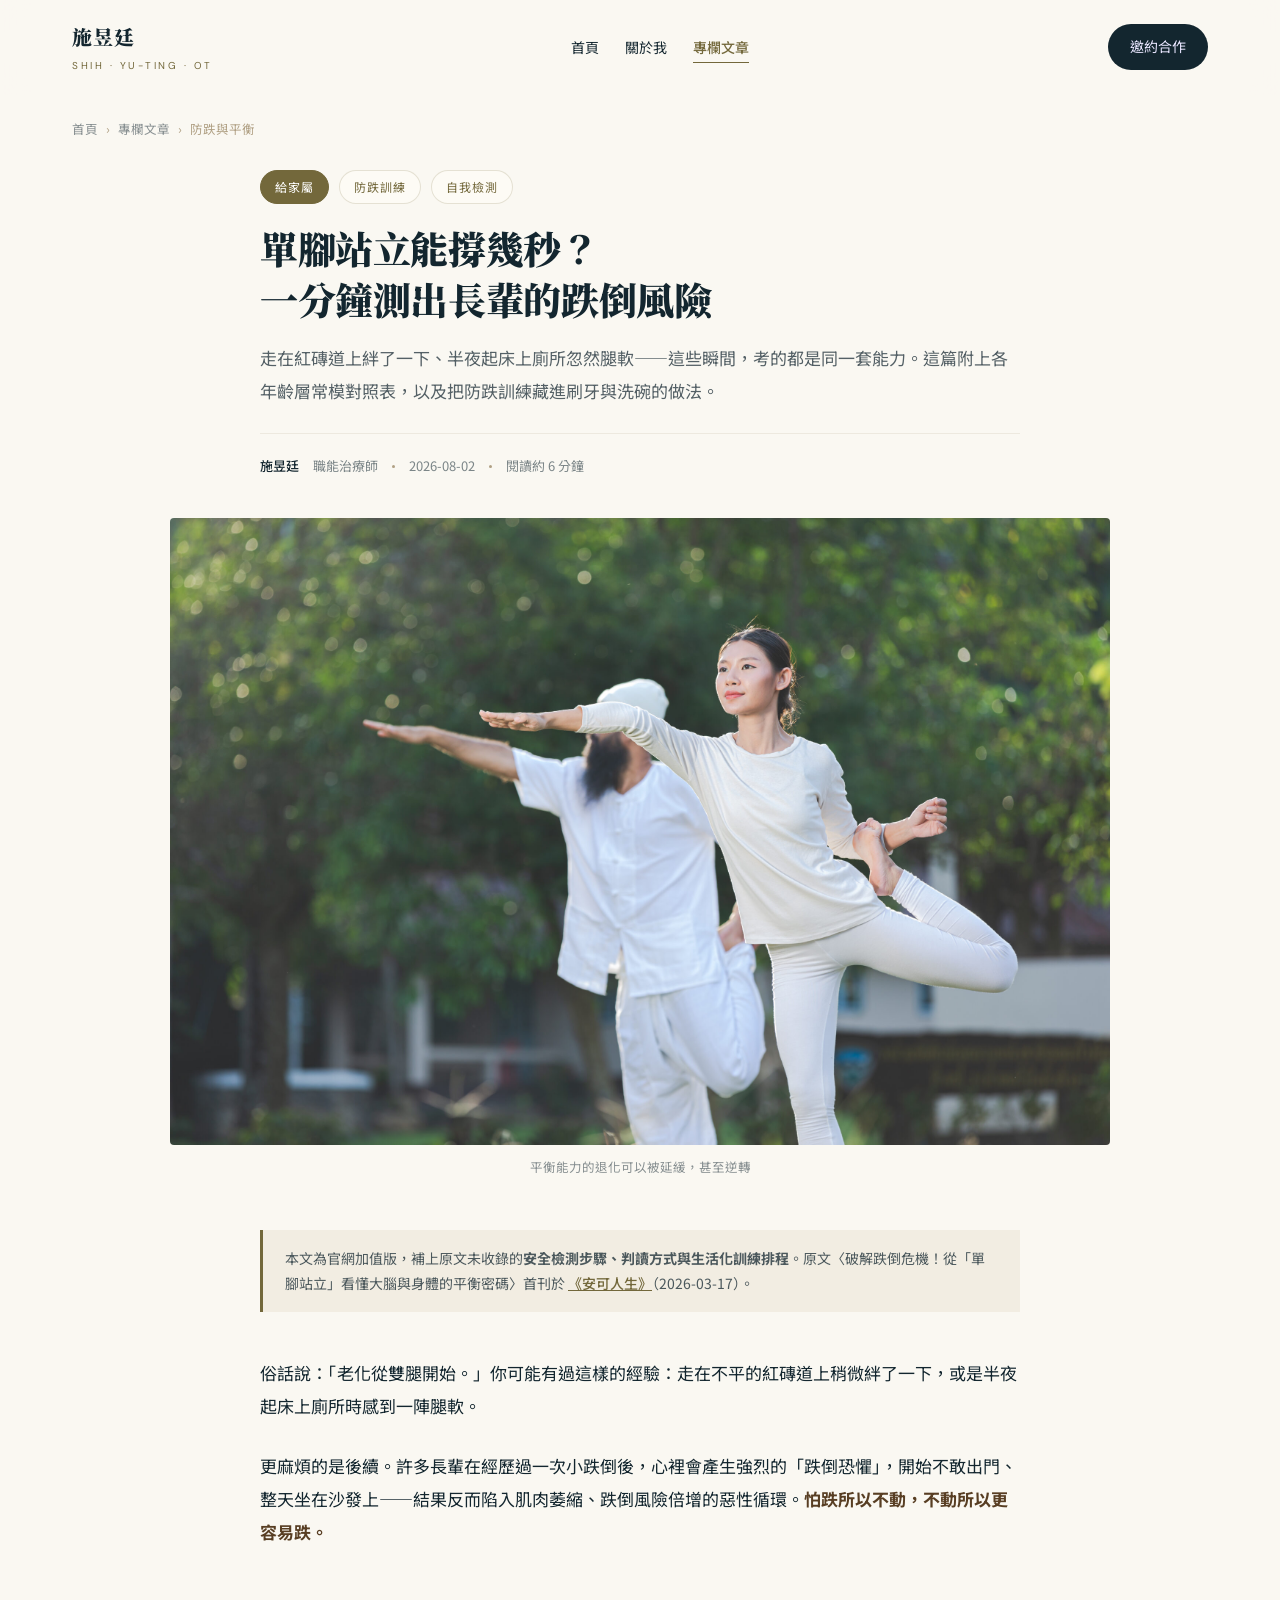
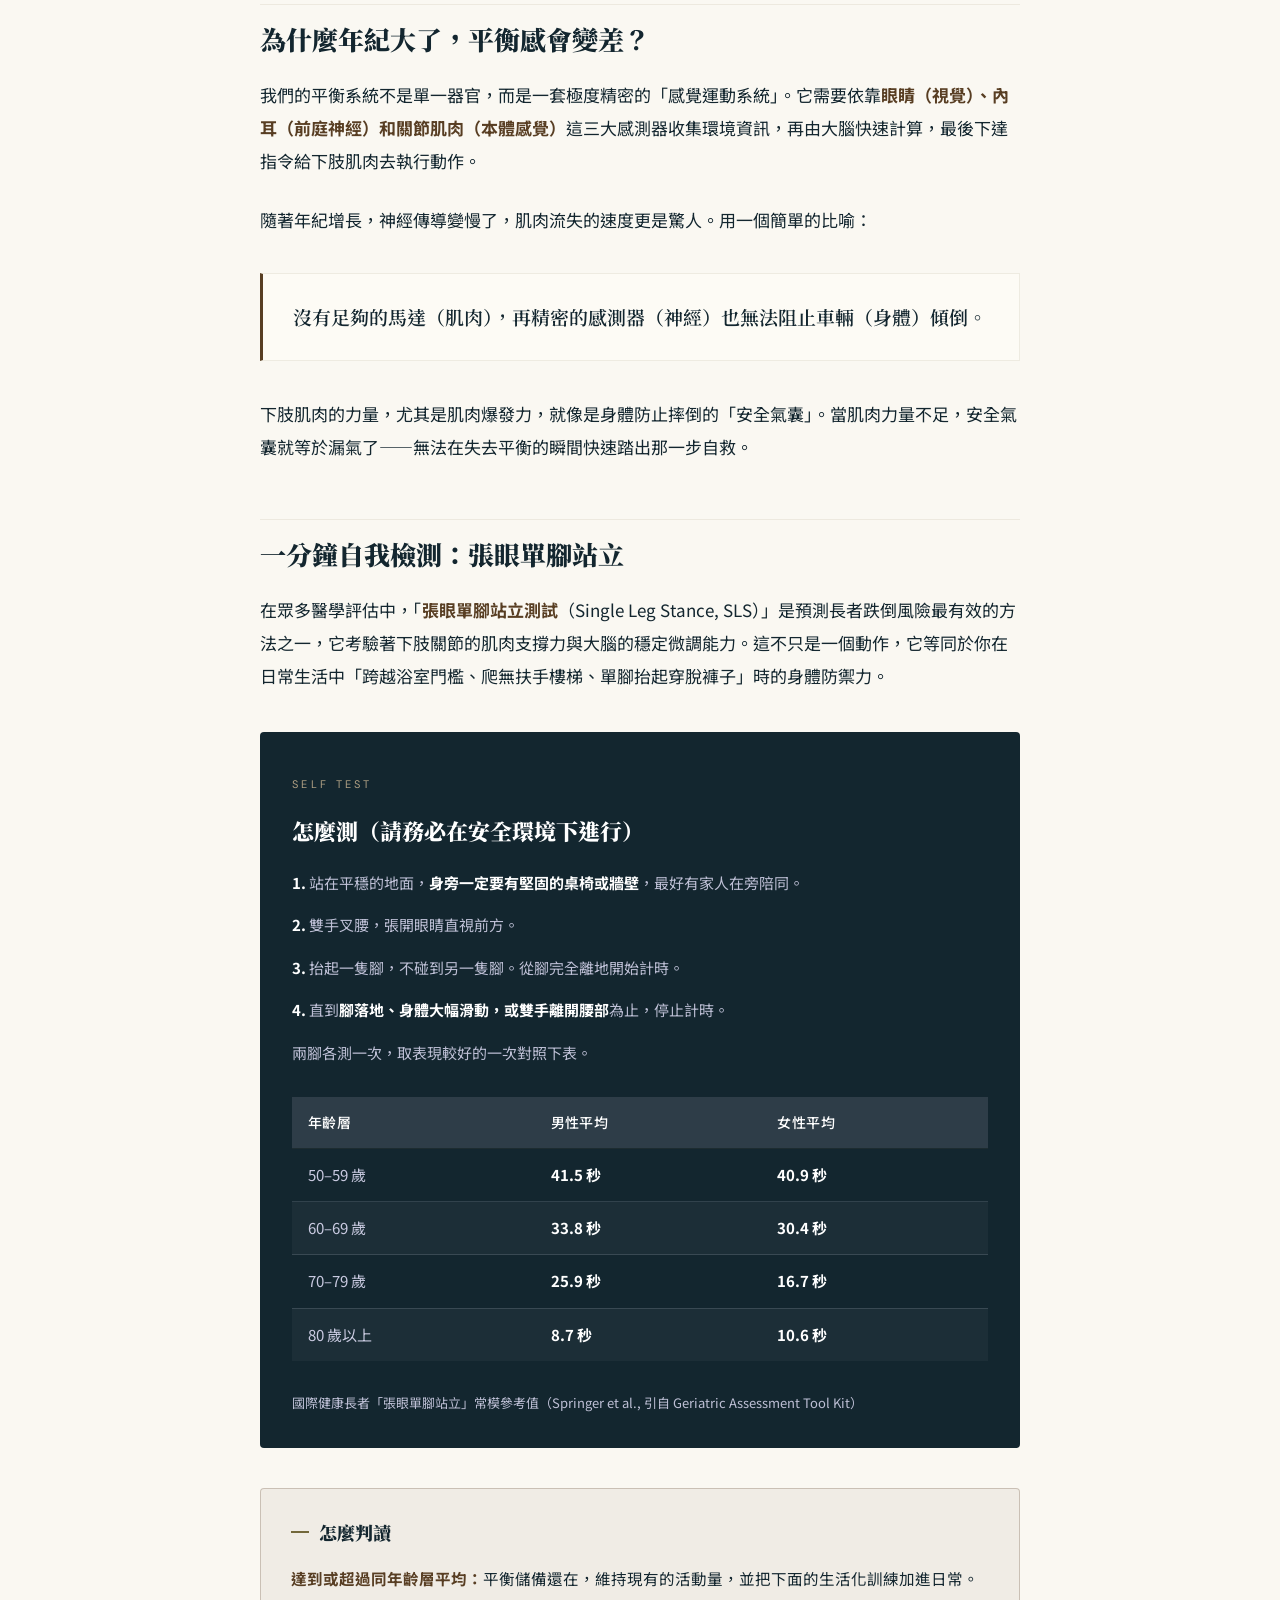
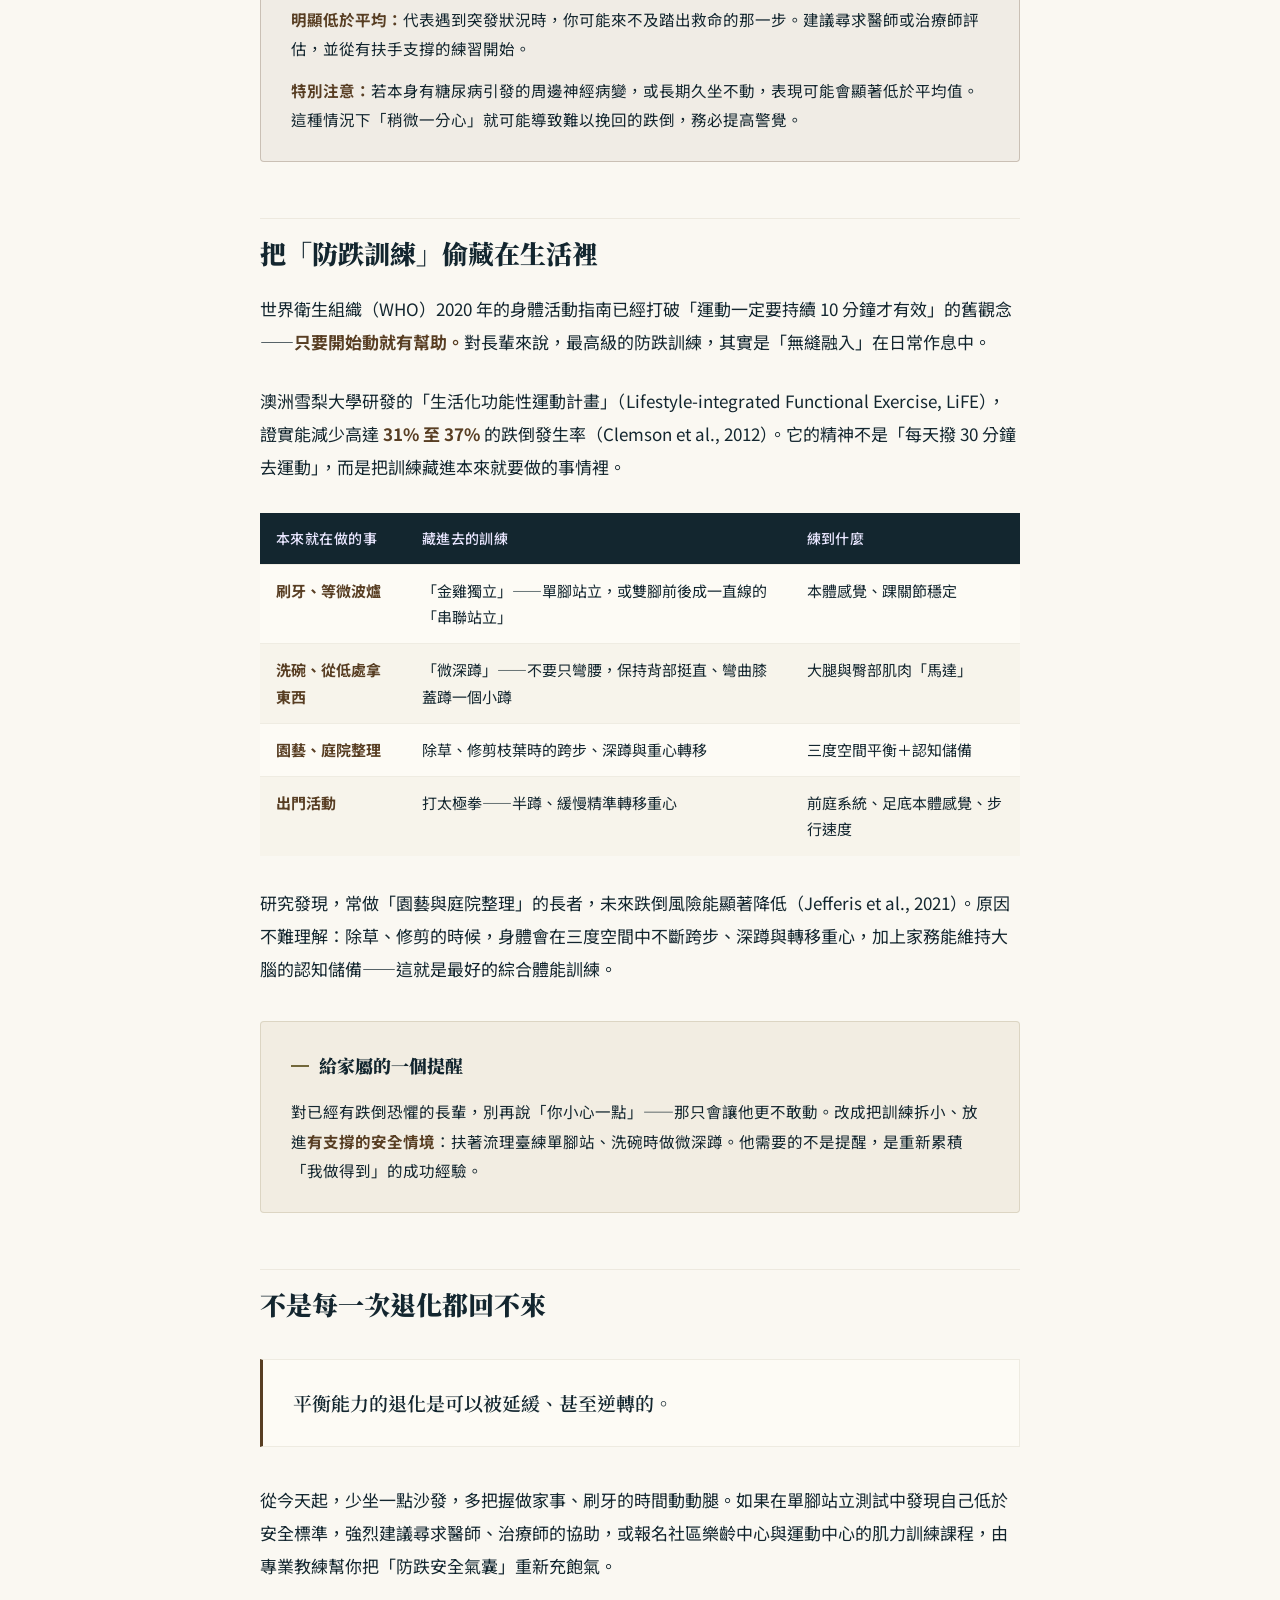
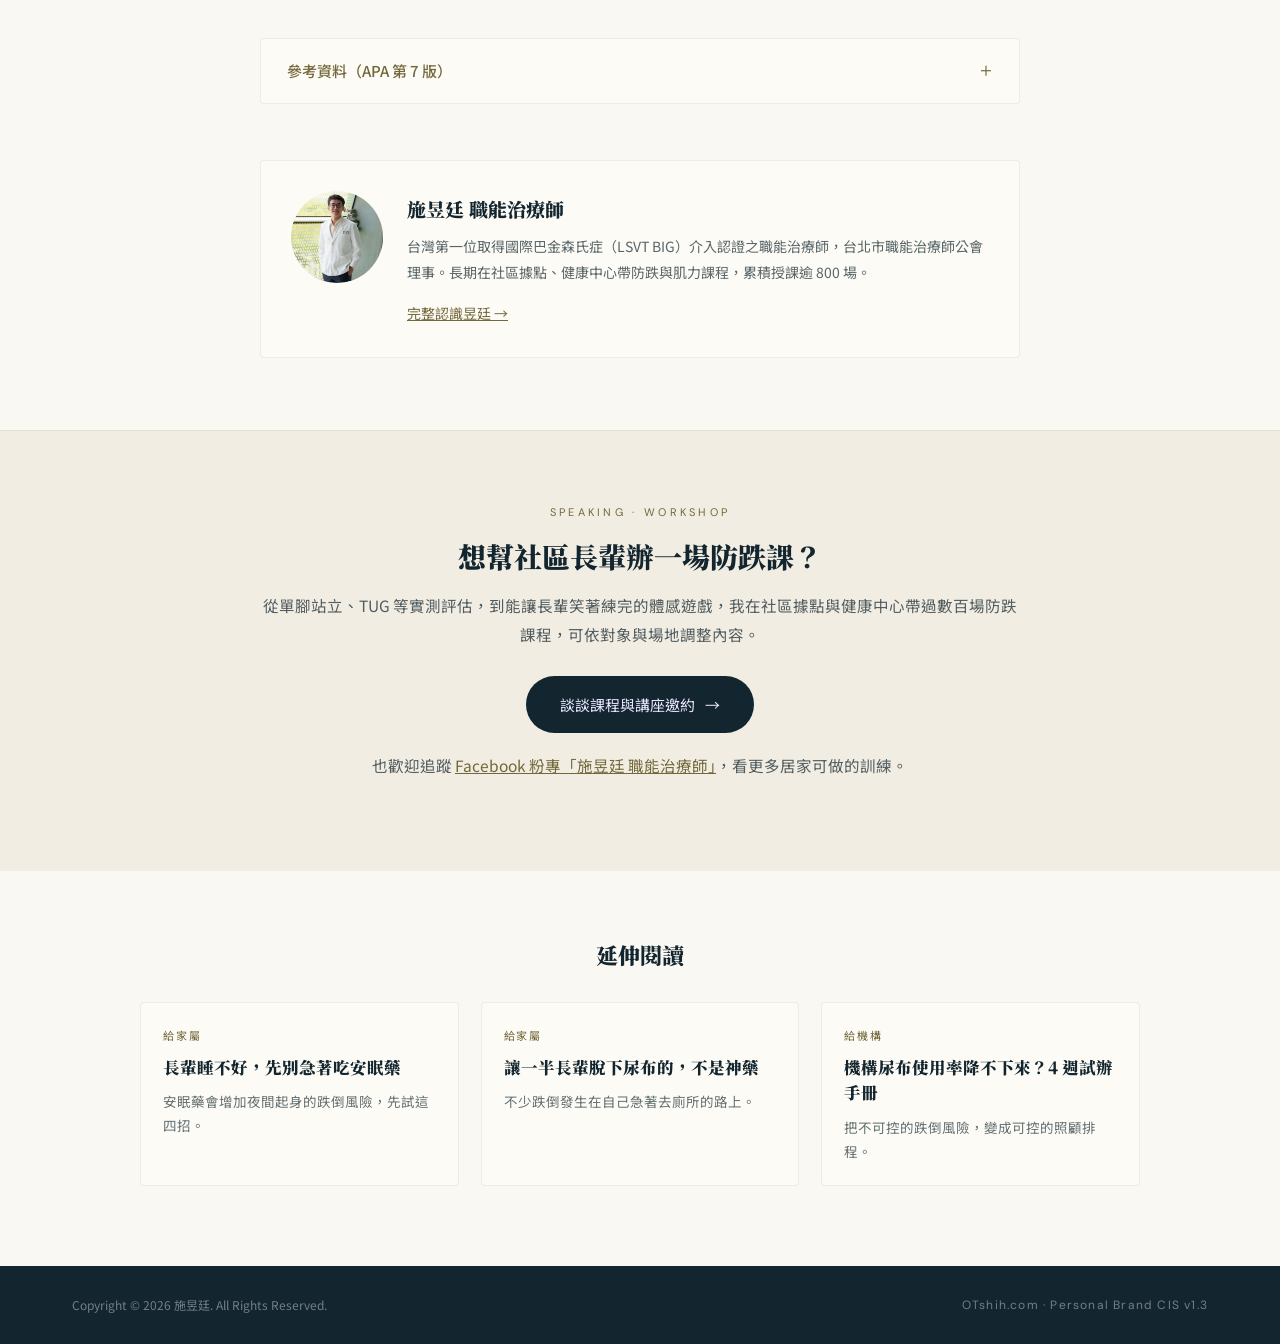
<file: articles/single-leg-stand-fall-risk/index.html>
<!DOCTYPE html>
<html lang="zh-TW">
<head>
  <meta charset="UTF-8">
  <meta name="viewport" content="width=device-width, initial-scale=1.0">
  <title>單腳站立能撐幾秒？一分鐘測出長輩的跌倒風險（附各年齡常模對照表）｜施昱廷 職能治療師</title>
  <meta name="description" content="張眼單腳站立測試（SLS）是預測長者跌倒風險最有效的評估之一。附 50 歲以上各年齡層男女常模對照表、安全檢測步驟，以及把防跌訓練藏進刷牙、洗碗、做家事的生活化做法（LiFE 計畫實證可減少 31–37% 跌倒）。">
  <meta name="author" content="施昱廷 Shih, Yu-Ting">
  <meta name="keywords" content="單腳站立 幾秒,長輩跌倒風險,防跌訓練,平衡感 變差,單腳站立測試 常模,居家運動,老人 防跌,跌倒恐懼">
  <link rel="canonical" href="https://otshih.com/articles/single-leg-stand-fall-risk/">

  <!-- Favicon / App icons -->
  <link rel="icon" href="/favicon.ico" sizes="32x32">
  <link rel="icon" href="/icon.svg" type="image/svg+xml">
  <link rel="apple-touch-icon" href="/apple-touch-icon.png">
  <link rel="manifest" href="/site.webmanifest">

  <meta property="og:type" content="article">
  <meta property="og:locale" content="zh_TW">
  <meta property="og:site_name" content="施昱廷個人品牌官網">
  <meta property="og:url" content="https://otshih.com/articles/single-leg-stand-fall-risk/">
  <meta property="og:title" content="單腳站立能撐幾秒？一分鐘測出長輩的跌倒風險">
  <meta property="og:description" content="沒有足夠的馬達（肌肉），再精密的感測器（神經）也無法阻止車輛（身體）傾倒。附各年齡常模對照表與生活化防跌訓練。">
  <meta property="og:image" content="https://otshih.com/assets/articles/01-balance-test.jpg">
  <meta property="article:published_time" content="2026-08-02">
  <meta property="article:author" content="施昱廷">
  <meta name="theme-color" content="#13262F">

  <link rel="preconnect" href="https://fonts.googleapis.com">
  <link rel="preconnect" href="https://fonts.gstatic.com" crossorigin>
  <link href="https://fonts.googleapis.com/css2?family=DM+Sans:wght@300;400;500&family=Noto+Serif+TC:wght@600;900&family=Noto+Sans+TC:wght@300;400;500;700&display=swap" rel="stylesheet">
  <link rel="stylesheet" href="/assets/article.css?v=20260802">

  <script type="application/ld+json">
  {
    "@context": "https://schema.org",
    "@type": "Article",
    "headline": "單腳站立能撐幾秒？一分鐘測出長輩的跌倒風險",
    "description": "張眼單腳站立測試（SLS）與各年齡層常模對照表，以及把防跌訓練藏進日常生活的做法。",
    "image": "https://otshih.com/assets/articles/01-balance-test.jpg",
    "datePublished": "2026-08-02",
    "dateModified": "2026-08-02",
    "inLanguage": "zh-TW",
    "author": { "@type": "Person", "name": "施昱廷", "jobTitle": "職能治療師", "url": "https://otshih.com/about/" },
    "publisher": { "@type": "Person", "name": "施昱廷", "url": "https://otshih.com/" },
    "mainEntityOfPage": { "@type": "WebPage", "@id": "https://otshih.com/articles/single-leg-stand-fall-risk/" },
    "about": ["防跌", "平衡訓練", "長者運動"]
  }
  </script>
  <script type="application/ld+json">
  {
    "@context": "https://schema.org",
    "@type": "FAQPage",
    "mainEntity": [
      {
        "@type": "Question",
        "name": "單腳站立要能站幾秒才算正常？",
        "acceptedAnswer": { "@type": "Answer", "text": "依國際健康長者常模，張眼單腳站立的平均秒數為：50 至 59 歲男性 41.5 秒、女性 40.9 秒；60 至 69 歲男性 33.8 秒、女性 30.4 秒；70 至 79 歲男性 25.9 秒、女性 16.7 秒；80 歲以上男性 8.7 秒、女性 10.6 秒。低於同年齡層水準代表平衡儲備不足，建議尋求醫師或治療師評估。" }
      },
      {
        "@type": "Question",
        "name": "長輩跌倒過一次之後不敢動，該怎麼辦？",
        "acceptedAnswer": { "@type": "Answer", "text": "跌倒恐懼會讓長輩減少活動，導致肌肉流失更快、跌倒風險反而倍增，形成惡性循環。做法不是叫他「小心一點」，而是把訓練拆小、藏進安全的日常情境裡，例如扶著流理臺練單腳站、洗碗時做微深蹲，讓他在有支撐的環境重新累積成功經驗。" }
      },
      {
        "@type": "Question",
        "name": "防跌運動一定要做滿 10 分鐘才有效嗎？",
        "acceptedAnswer": { "@type": "Answer", "text": "不用。世界衛生組織 2020 年的身體活動指南已經取消「每次必須持續 10 分鐘」的門檻，只要開始動就有幫助。澳洲雪梨大學的生活化功能性運動計畫（LiFE）把平衡與肌力訓練融入日常活動，實證能減少 31% 至 37% 的跌倒發生率。" }
      }
    ]
  }
  </script>
  <script type="application/ld+json">
  {
    "@context": "https://schema.org",
    "@type": "BreadcrumbList",
    "itemListElement": [
      { "@type": "ListItem", "position": 1, "name": "首頁", "item": "https://otshih.com/" },
      { "@type": "ListItem", "position": 2, "name": "專欄文章", "item": "https://otshih.com/articles/" },
      { "@type": "ListItem", "position": 3, "name": "單腳站立能撐幾秒？一分鐘測出長輩的跌倒風險", "item": "https://otshih.com/articles/single-leg-stand-fall-risk/" }
    ]
  }
  </script>
</head>
<body>

  <nav class="topbar" id="topnav">
    <div class="container">
      <a href="/" class="brand">
        <span class="brand-name">施昱廷</span>
        <span class="brand-sub">SHIH · YU-TING · OT</span>
      </a>
      <ul class="nav-links">
        <li><a href="/">首頁</a></li>
        <li><a href="/about/">關於我</a></li>
        <li><a href="/articles/" class="active">專欄文章</a></li>
      </ul>
      <a href="/#contact" class="nav-cta">邀約合作</a>
    </div>
  </nav>

  <div class="container">
    <nav class="breadcrumb" aria-label="麵包屑">
      <a href="/">首頁</a><span>›</span><a href="/articles/">專欄文章</a><span>›</span><span>防跌與平衡</span>
    </nav>
  </div>

  <header class="article-head">
    <div class="container">
      <div class="wrap">
        <div class="tag-row">
          <span class="tag audience-c">給家屬</span>
          <span class="tag">防跌訓練</span>
          <span class="tag">自我檢測</span>
        </div>
        <h1 class="article-h1">單腳站立能撐幾秒？<br>一分鐘測出長輩的跌倒風險</h1>
        <p class="article-lede">走在紅磚道上絆了一下、半夜起床上廁所忽然腿軟——這些瞬間，考的都是同一套能力。這篇附上各年齡層常模對照表，以及把防跌訓練藏進刷牙與洗碗的做法。</p>
        <div class="byline">
          <strong>施昱廷</strong> 職能治療師
          <span class="dot"></span><span>2026-08-02</span>
          <span class="dot"></span><span>閱讀約 6 分鐘</span>
        </div>
      </div>
    </div>
  </header>

  <div class="container">
    <figure class="cover-figure">
      <img src="/assets/articles/01-balance-test.jpg" alt="長者練習單腳站立平衡訓練">
      <figcaption>平衡能力的退化可以被延緩，甚至逆轉</figcaption>
    </figure>

    <div class="origin-note">
      本文為官網加值版，補上原文未收錄的<strong>安全檢測步驟、判讀方式與生活化訓練排程</strong>。原文〈破解跌倒危機！從「單腳站立」看懂大腦與身體的平衡密碼〉首刊於
      <a href="https://ankemedia.com/2026/44414" target="_blank" rel="noopener">《安可人生》</a>（2026-03-17）。
    </div>

    <article class="prose">

      <p>俗話說：「老化從雙腿開始。」你可能有過這樣的經驗：走在不平的紅磚道上稍微絆了一下，或是半夜起床上廁所時感到一陣腿軟。</p>

      <p>更麻煩的是後續。許多長輩在經歷過一次小跌倒後，心裡會產生強烈的「跌倒恐懼」，開始不敢出門、整天坐在沙發上——結果反而陷入肌肉萎縮、跌倒風險倍增的惡性循環。<strong>怕跌所以不動，不動所以更容易跌。</strong></p>

      <h2>為什麼年紀大了，平衡感會變差？</h2>

      <p>我們的平衡系統不是單一器官，而是一套極度精密的「感覺運動系統」。它需要依靠<strong>眼睛（視覺）、內耳（前庭神經）和關節肌肉（本體感覺）</strong>這三大感測器收集環境資訊，再由大腦快速計算，最後下達指令給下肢肌肉去執行動作。</p>

      <p>隨著年紀增長，神經傳導變慢了，肌肉流失的速度更是驚人。用一個簡單的比喻：</p>

      <blockquote>沒有足夠的馬達（肌肉），再精密的感測器（神經）也無法阻止車輛（身體）傾倒。</blockquote>

      <p>下肢肌肉的力量，尤其是肌肉爆發力，就像是身體防止摔倒的「安全氣囊」。當肌肉力量不足，安全氣囊就等於漏氣了——無法在失去平衡的瞬間快速踏出那一步自救。</p>

      <h2>一分鐘自我檢測：張眼單腳站立</h2>

      <p>在眾多醫學評估中，「<strong>張眼單腳站立測試</strong>（Single Leg Stance, SLS）」是預測長者跌倒風險最有效的方法之一，它考驗著下肢關節的肌肉支撐力與大腦的穩定微調能力。這不只是一個動作，它等同於你在日常生活中「跨越浴室門檻、爬無扶手樓梯、單腳抬起穿脫褲子」時的身體防禦力。</p>

      <div class="selftest">
        <span class="eyebrow">Self Test</span>
        <h4>怎麼測（請務必在安全環境下進行）</h4>
        <p><strong>1.</strong> 站在平穩的地面，<strong>身旁一定要有堅固的桌椅或牆壁</strong>，最好有家人在旁陪同。</p>
        <p><strong>2.</strong> 雙手叉腰，張開眼睛直視前方。</p>
        <p><strong>3.</strong> 抬起一隻腳，不碰到另一隻腳。從腳完全離地開始計時。</p>
        <p><strong>4.</strong> 直到<strong>腳落地、身體大幅滑動，或雙手離開腰部</strong>為止，停止計時。</p>
        <p>兩腳各測一次，取表現較好的一次對照下表。</p>

        <div class="table-wrap">
          <table>
            <thead><tr><th>年齡層</th><th>男性平均</th><th>女性平均</th></tr></thead>
            <tbody>
              <tr><td>50–59 歲</td><td><strong>41.5 秒</strong></td><td><strong>40.9 秒</strong></td></tr>
              <tr><td>60–69 歲</td><td><strong>33.8 秒</strong></td><td><strong>30.4 秒</strong></td></tr>
              <tr><td>70–79 歲</td><td><strong>25.9 秒</strong></td><td><strong>16.7 秒</strong></td></tr>
              <tr><td>80 歲以上</td><td><strong>8.7 秒</strong></td><td><strong>10.6 秒</strong></td></tr>
            </tbody>
          </table>
        </div>
        <p style="font-size:13px; margin-bottom:0;">國際健康長者「張眼單腳站立」常模參考值（Springer et al., 引自 Geriatric Assessment Tool Kit）</p>
      </div>

      <div class="callout warn">
        <h4>怎麼判讀</h4>
        <p><strong>達到或超過同年齡層平均：</strong>平衡儲備還在，維持現有的活動量，並把下面的生活化訓練加進日常。</p>
        <p><strong>明顯低於平均：</strong>代表遇到突發狀況時，你可能來不及踏出救命的那一步。建議尋求醫師或治療師評估，並從有扶手支撐的練習開始。</p>
        <p><strong>特別注意：</strong>若本身有糖尿病引發的周邊神經病變，或長期久坐不動，表現可能會顯著低於平均值。這種情況下「稍微一分心」就可能導致難以挽回的跌倒，務必提高警覺。</p>
      </div>

      <h2>把「防跌訓練」偷藏在生活裡</h2>

      <p>世界衛生組織（WHO）2020 年的身體活動指南已經打破「運動一定要持續 10 分鐘才有效」的舊觀念——<strong>只要開始動就有幫助。</strong>對長輩來說，最高級的防跌訓練，其實是「無縫融入」在日常作息中。</p>

      <p>澳洲雪梨大學研發的「生活化功能性運動計畫」（Lifestyle-integrated Functional Exercise, LiFE），證實能減少高達 <strong>31% 至 37%</strong> 的跌倒發生率（Clemson et al., 2012）。它的精神不是「每天撥 30 分鐘去運動」，而是把訓練藏進本來就要做的事情裡。</p>

      <div class="table-wrap">
        <table>
          <thead><tr><th>本來就在做的事</th><th>藏進去的訓練</th><th>練到什麼</th></tr></thead>
          <tbody>
            <tr>
              <td><strong>刷牙、等微波爐</strong></td>
              <td>「金雞獨立」——單腳站立，或雙腳前後成一直線的「串聯站立」</td>
              <td>本體感覺、踝關節穩定</td>
            </tr>
            <tr>
              <td><strong>洗碗、從低處拿東西</strong></td>
              <td>「微深蹲」——不要只彎腰，保持背部挺直、彎曲膝蓋蹲一個小蹲</td>
              <td>大腿與臀部肌肉「馬達」</td>
            </tr>
            <tr>
              <td><strong>園藝、庭院整理</strong></td>
              <td>除草、修剪枝葉時的跨步、深蹲與重心轉移</td>
              <td>三度空間平衡＋認知儲備</td>
            </tr>
            <tr>
              <td><strong>出門活動</strong></td>
              <td>打太極拳——半蹲、緩慢精準轉移重心</td>
              <td>前庭系統、足底本體感覺、步行速度</td>
            </tr>
          </tbody>
        </table>
      </div>

      <p>研究發現，常做「園藝與庭院整理」的長者，未來跌倒風險能顯著降低（Jefferis et al., 2021）。原因不難理解：除草、修剪的時候，身體會在三度空間中不斷跨步、深蹲與轉移重心，加上家務能維持大腦的認知儲備——這就是最好的綜合體能訓練。</p>

      <div class="callout">
        <h4>給家屬的一個提醒</h4>
        <p>對已經有跌倒恐懼的長輩，別再說「你小心一點」——那只會讓他更不敢動。改成把訓練拆小、放進<strong>有支撐的安全情境</strong>：扶著流理臺練單腳站、洗碗時做微深蹲。他需要的不是提醒，是重新累積「我做得到」的成功經驗。</p>
      </div>

      <h2>不是每一次退化都回不來</h2>

      <blockquote>平衡能力的退化是可以被延緩、甚至逆轉的。</blockquote>

      <p>從今天起，少坐一點沙發，多把握做家事、刷牙的時間動動腿。如果在單腳站立測試中發現自己低於安全標準，強烈建議尋求醫師、治療師的協助，或報名社區樂齡中心與運動中心的肌力訓練課程，由專業教練幫你把「防跌安全氣囊」重新充飽氣。</p>

    </article>

    <div class="refs">
      <details>
        <summary>參考資料（APA 第 7 版）</summary>
        <div class="refs-body">
          <p>American Geriatrics Society. (n.d.). <em>American Geriatrics Society response to the World Falls Guidelines</em>. Oregon Health &amp; Science University.</p>
          <p>Centers for Disease Control and Prevention. (n.d.). <em>Assessment: Timed Up &amp; Go (TUG)</em>. STEADI.</p>
          <p>Clemson, L., Fiatarone Singh, M. A., Bundy, A., Cumming, R. G., Manollaras, K., O'Loughlin, P., &amp; Black, D. (2012). Integration of balance and strength training into daily life activity to reduce rate of falls in older people (the LiFE study): Randomised parallel trial. <em>BMJ, 345</em>, e4547.</p>
          <p>Geriatric Assessment Tool Kit. (n.d.). <em>Normative values for the unipedal stance test with eyes open and closed</em>.</p>
          <p>Jefferis, B. J., et al. (2021). Household physical activity and risk for future falls in community-dwelling older adults. <em>PMC</em>.</p>
          <p>Mayo Clinic. (n.d.). <em>Mayo Clinic study: What standing on one leg can tell you</em>.</p>
          <p>Shirley Ryan AbilityLab. (n.d.). <em>Single leg stance or "one-legged stance test"</em>.</p>
          <p>World Health Organization. (2020). <em>WHO 2020 guidelines on physical activity and sedentary behaviour</em>. British Journal of Sports Medicine, 54(24), 1451–1462.</p>

          <h5>誠實註記</h5>
          <p>常模數值為國際健康長者參考值，個別差異大，僅供自我對照，不作為診斷依據；有平衡障礙、姿勢性低血壓、嚴重骨質疏鬆或近期跌倒病史者，檢測前請先諮詢醫療專業人員，並全程在有人陪同、有支撐物的環境下進行。</p>
        </div>
      </details>
    </div>

    <div class="author-card">
      <img src="/assets/about/portrait-window.jpg" alt="施昱廷 職能治療師">
      <div>
        <h4>施昱廷 職能治療師</h4>
        <p>台灣第一位取得國際巴金森氏症（LSVT BIG）介入認證之職能治療師，台北市職能治療師公會理事。長期在社區據點、健康中心帶防跌與肌力課程，累積授課逾 800 場。</p>
        <a href="/about/">完整認識昱廷 →</a>
      </div>
    </div>
  </div>

  <section class="article-cta">
    <div class="container">
      <div class="cta-card">
        <span class="eyebrow">Speaking · Workshop</span>
        <h3>想幫社區長輩辦一場防跌課？</h3>
        <p>從單腳站立、TUG 等實測評估，到能讓長輩笑著練完的體感遊戲，我在社區據點與健康中心帶過數百場防跌課程，可依對象與場地調整內容。</p>
        <a href="/#contact" class="btn-primary">談談課程與講座邀約</a>
        <p class="cta-note">也歡迎追蹤 <a href="https://www.facebook.com/shihyuting.OT/" target="_blank" rel="noopener">Facebook 粉專「施昱廷 職能治療師」</a>，看更多居家可做的訓練。</p>
      </div>
    </div>
  </section>

  <section class="related">
    <div class="container">
      <h3>延伸閱讀</h3>
      <div class="related-grid">
        <a href="/articles/elder-sleep-four-tips/" class="related-card">
          <span class="rc-tag">給家屬</span>
          <h4>長輩睡不好，先別急著吃安眠藥</h4>
          <p>安眠藥會增加夜間起身的跌倒風險，先試這四招。</p>
        </a>
        <a href="/articles/toilet-training-at-home/" class="related-card">
          <span class="rc-tag">給家屬</span>
          <h4>讓一半長輩脫下尿布的，不是神藥</h4>
          <p>不少跌倒發生在自己急著去廁所的路上。</p>
        </a>
        <a href="/articles/facility-diaper-zero/" class="related-card">
          <span class="rc-tag">給機構</span>
          <h4>機構尿布使用率降不下來？4 週試辦手冊</h4>
          <p>把不可控的跌倒風險，變成可控的照顧排程。</p>
        </a>
      </div>
    </div>
  </section>

  <footer>
    <div class="container">
      <div class="footer-grid">
        <div>Copyright © 2026 施昱廷. All Rights Reserved.</div>
        <div class="footer-right">OTshih.com · Personal Brand CIS v1.3</div>
      </div>
    </div>
  </footer>

  <script>
    const nav = document.getElementById('topnav');
    window.addEventListener('scroll', () => {
      if (window.scrollY > 12) nav.classList.add('scrolled');
      else nav.classList.remove('scrolled');
    });
  </script>
</body>
</html>
</file>
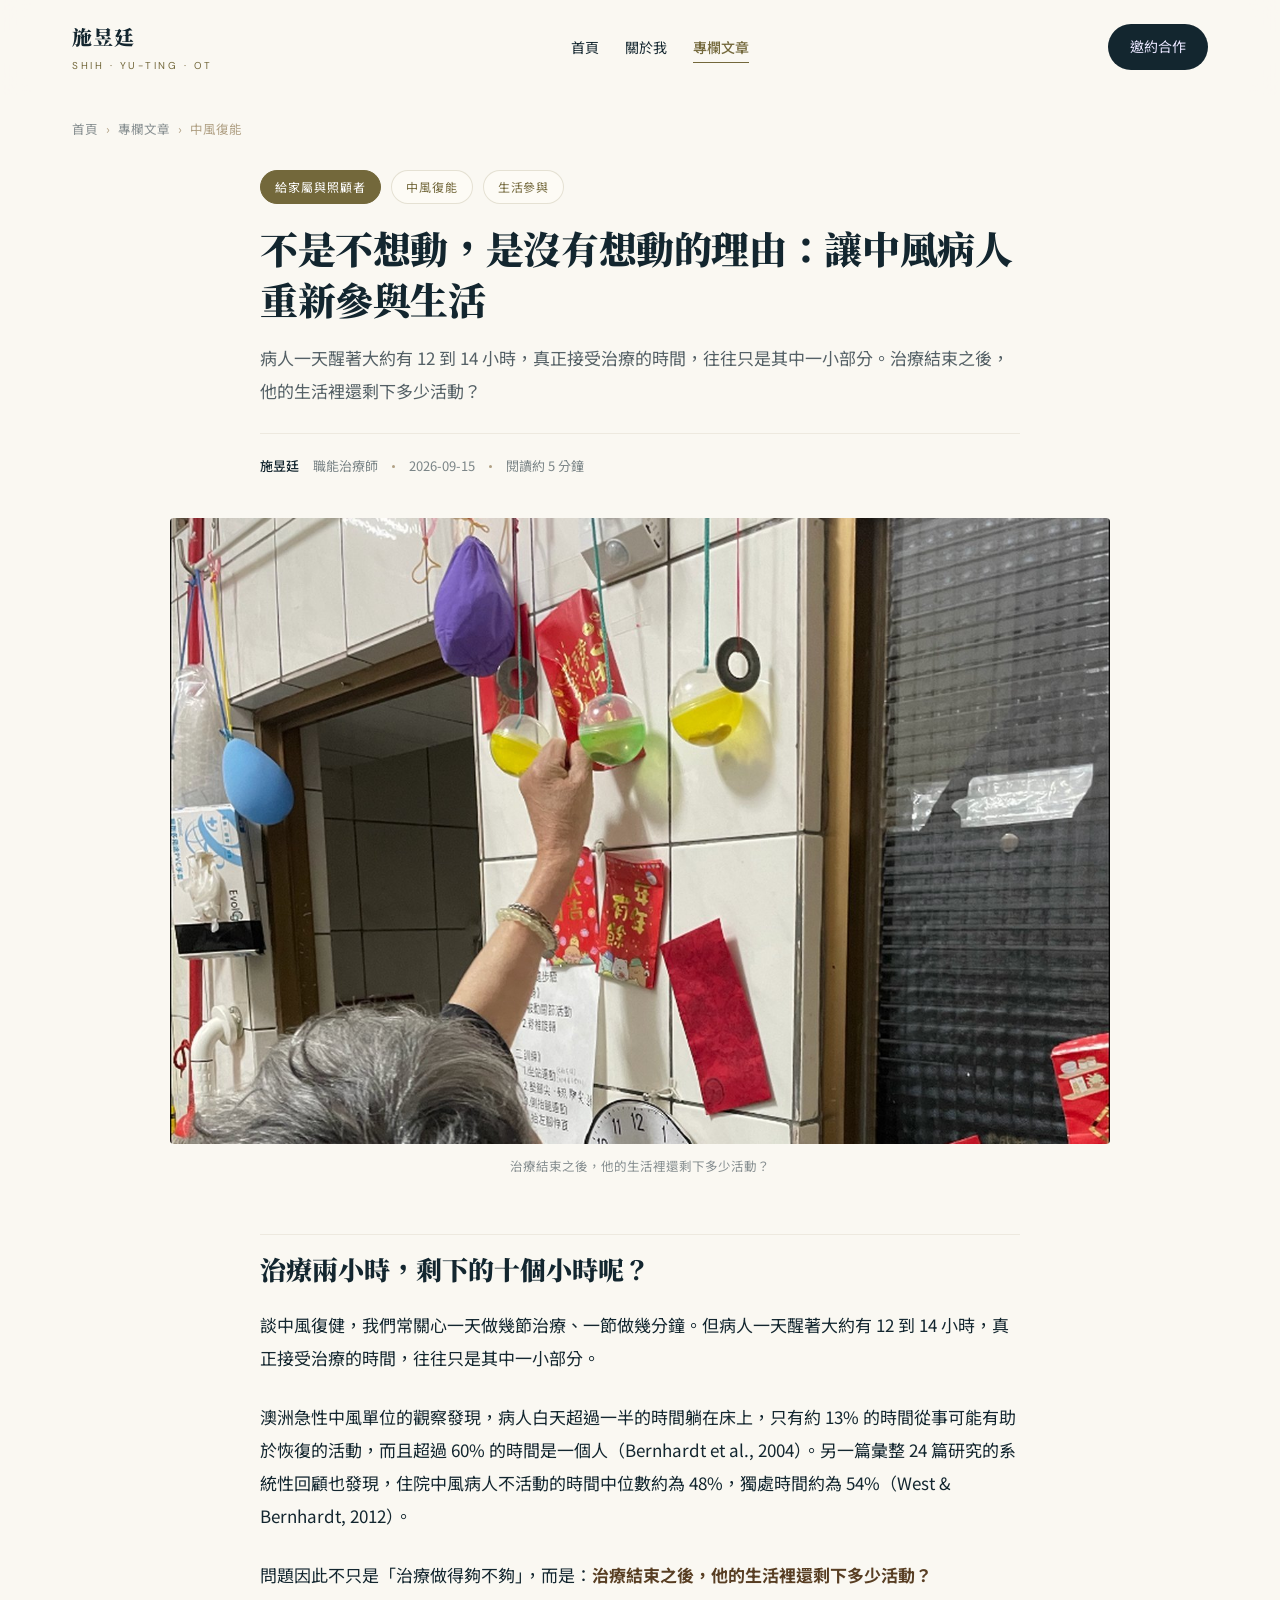
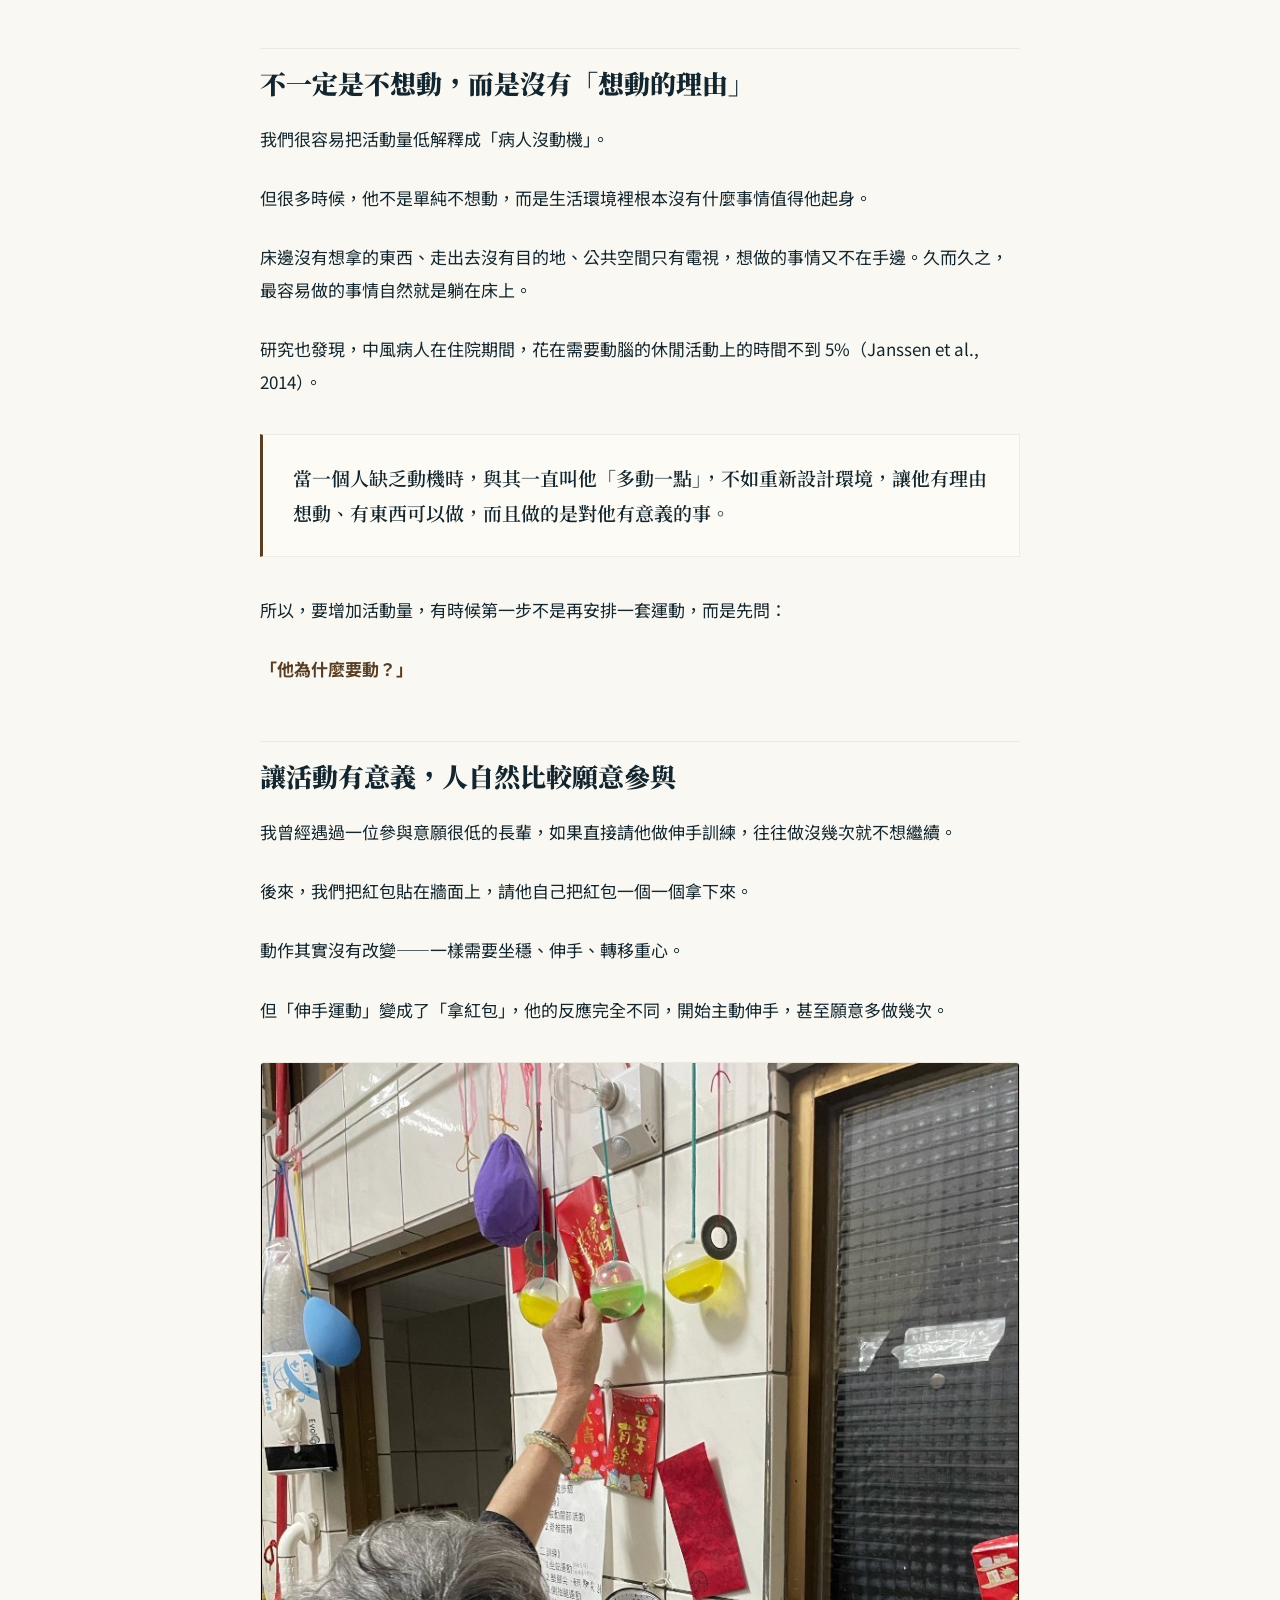
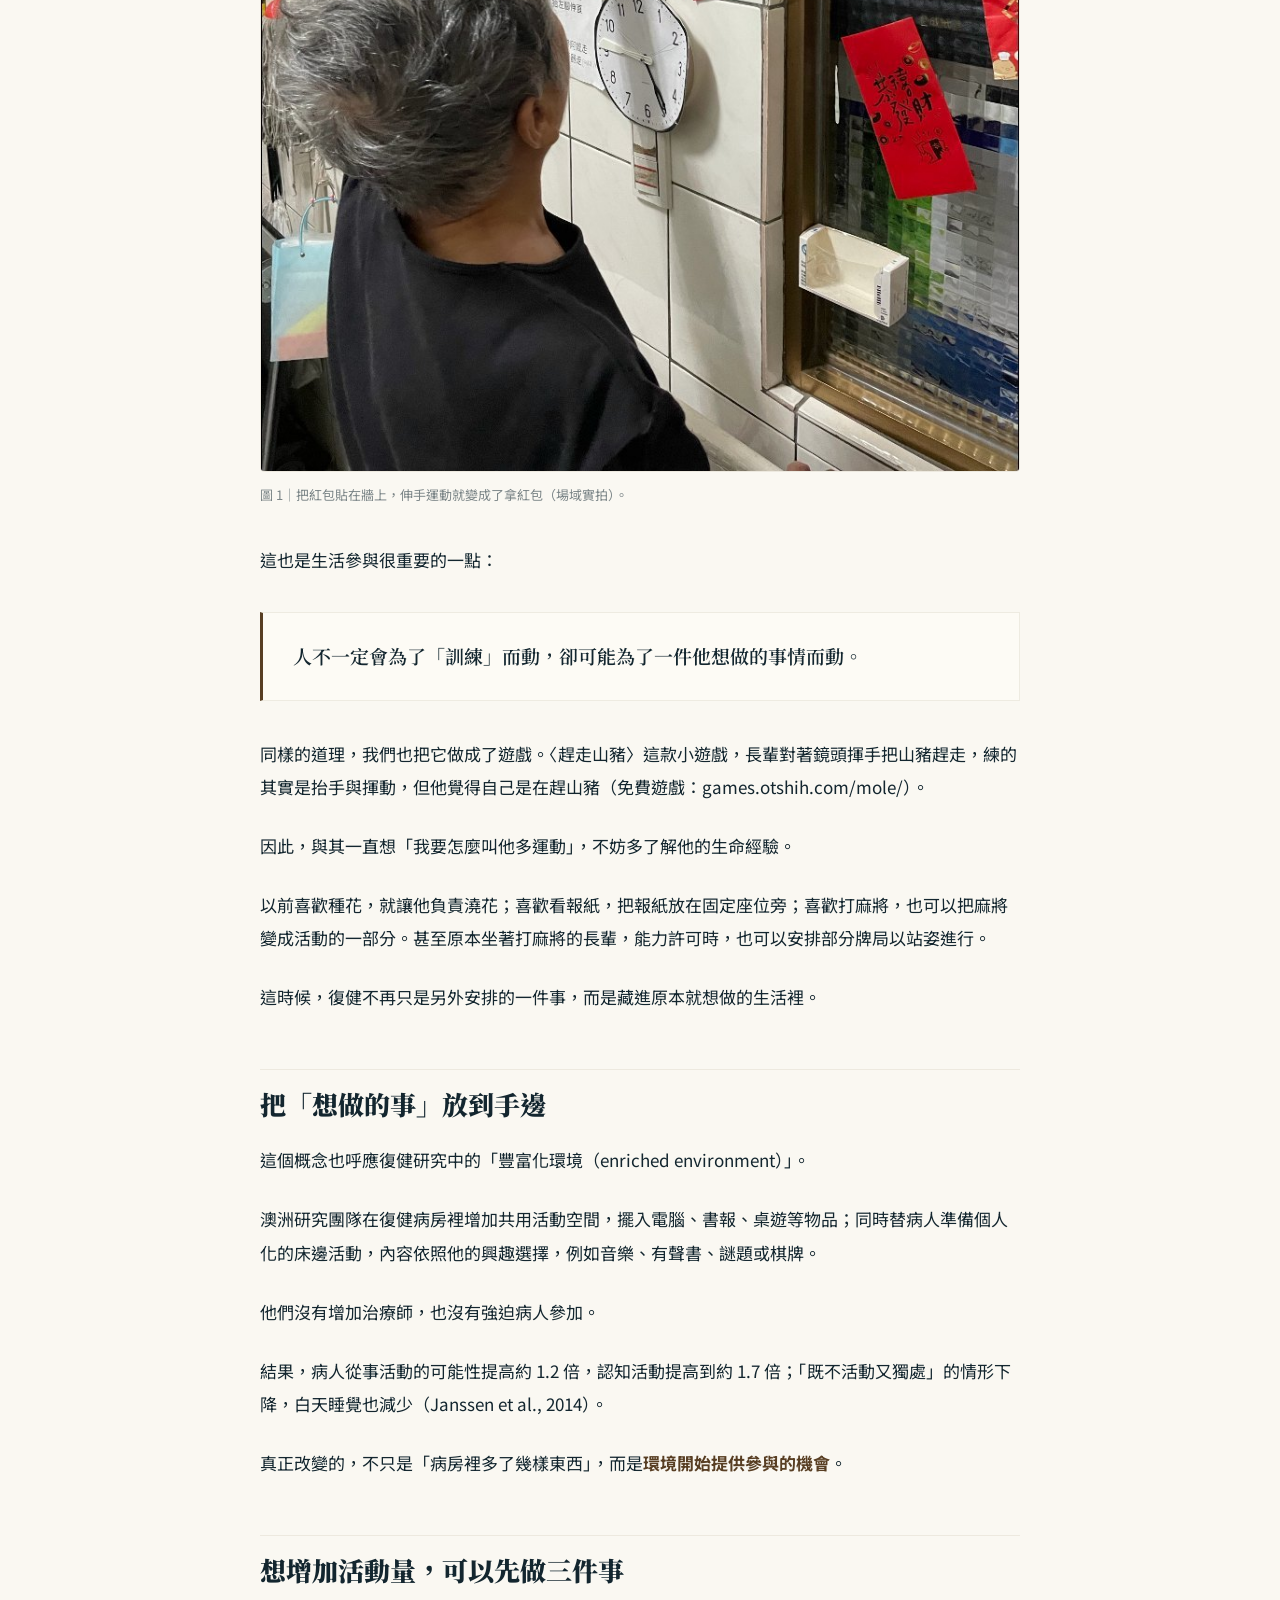
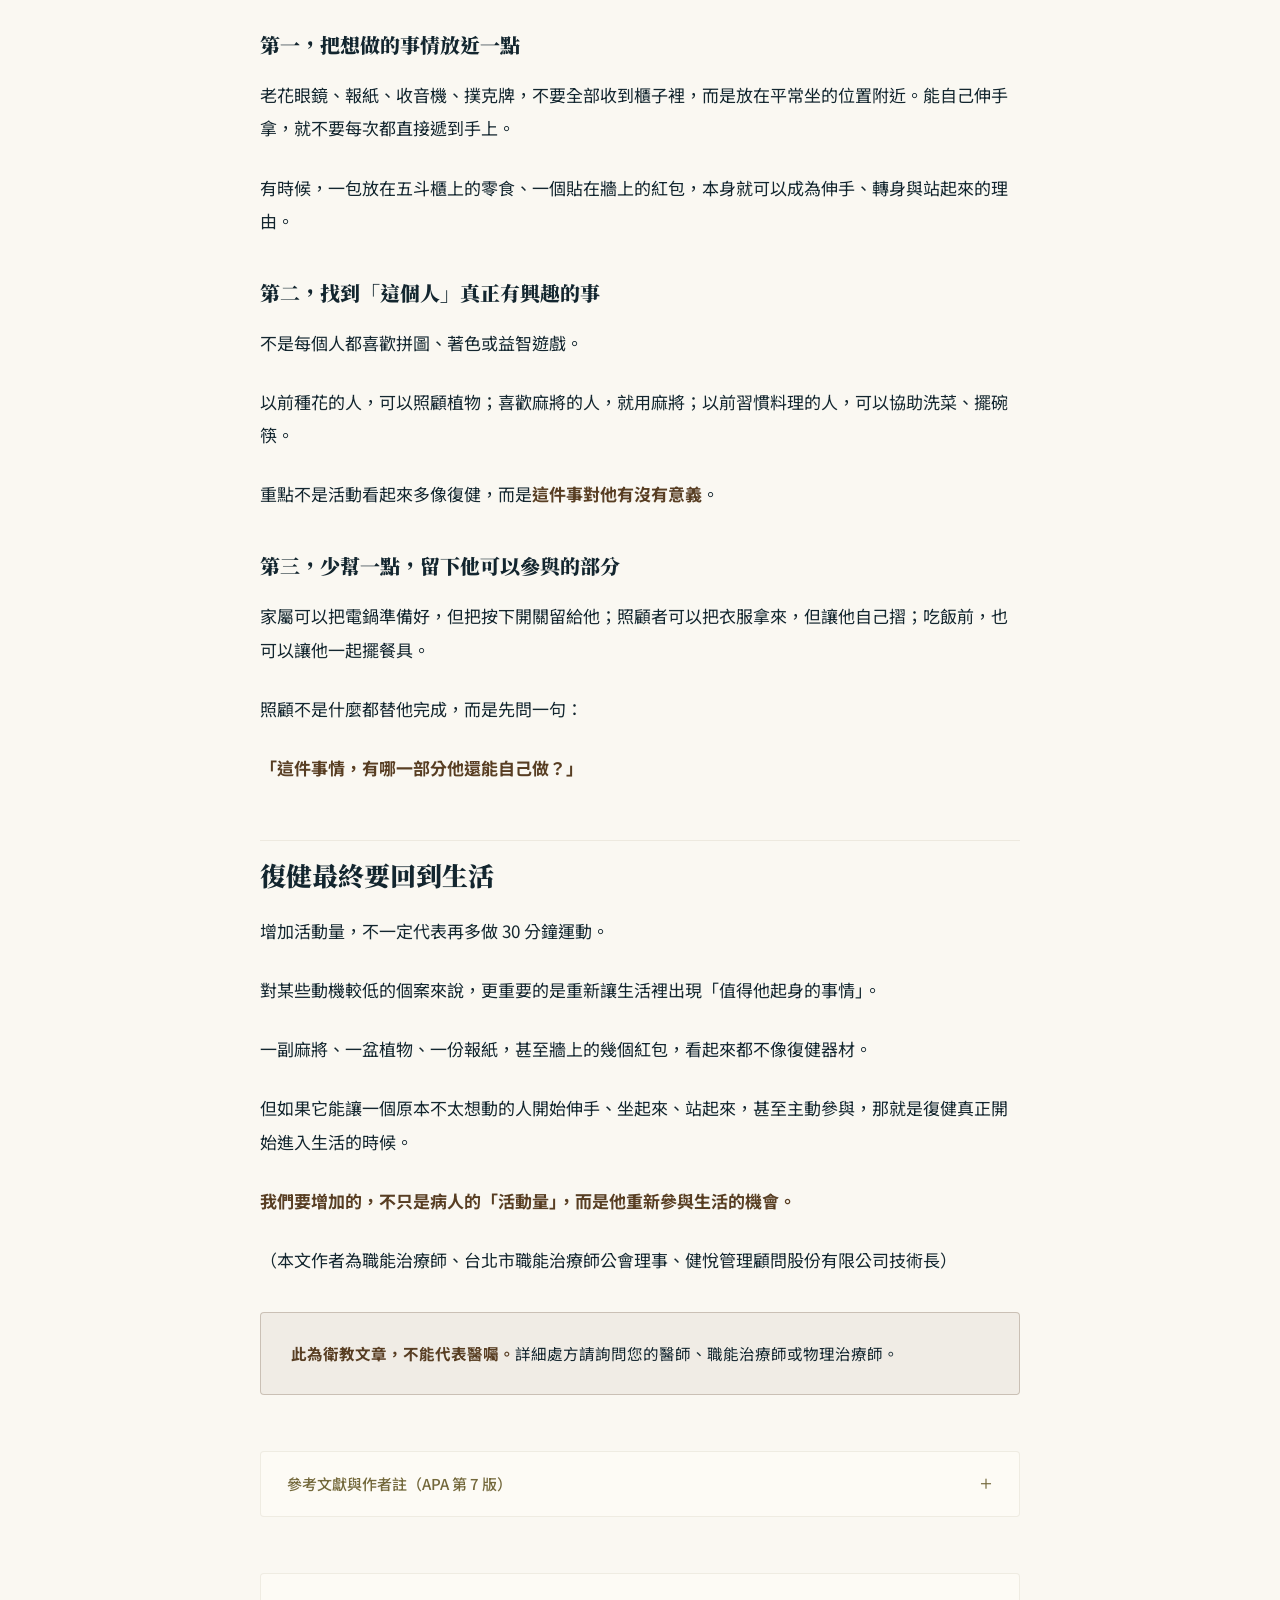
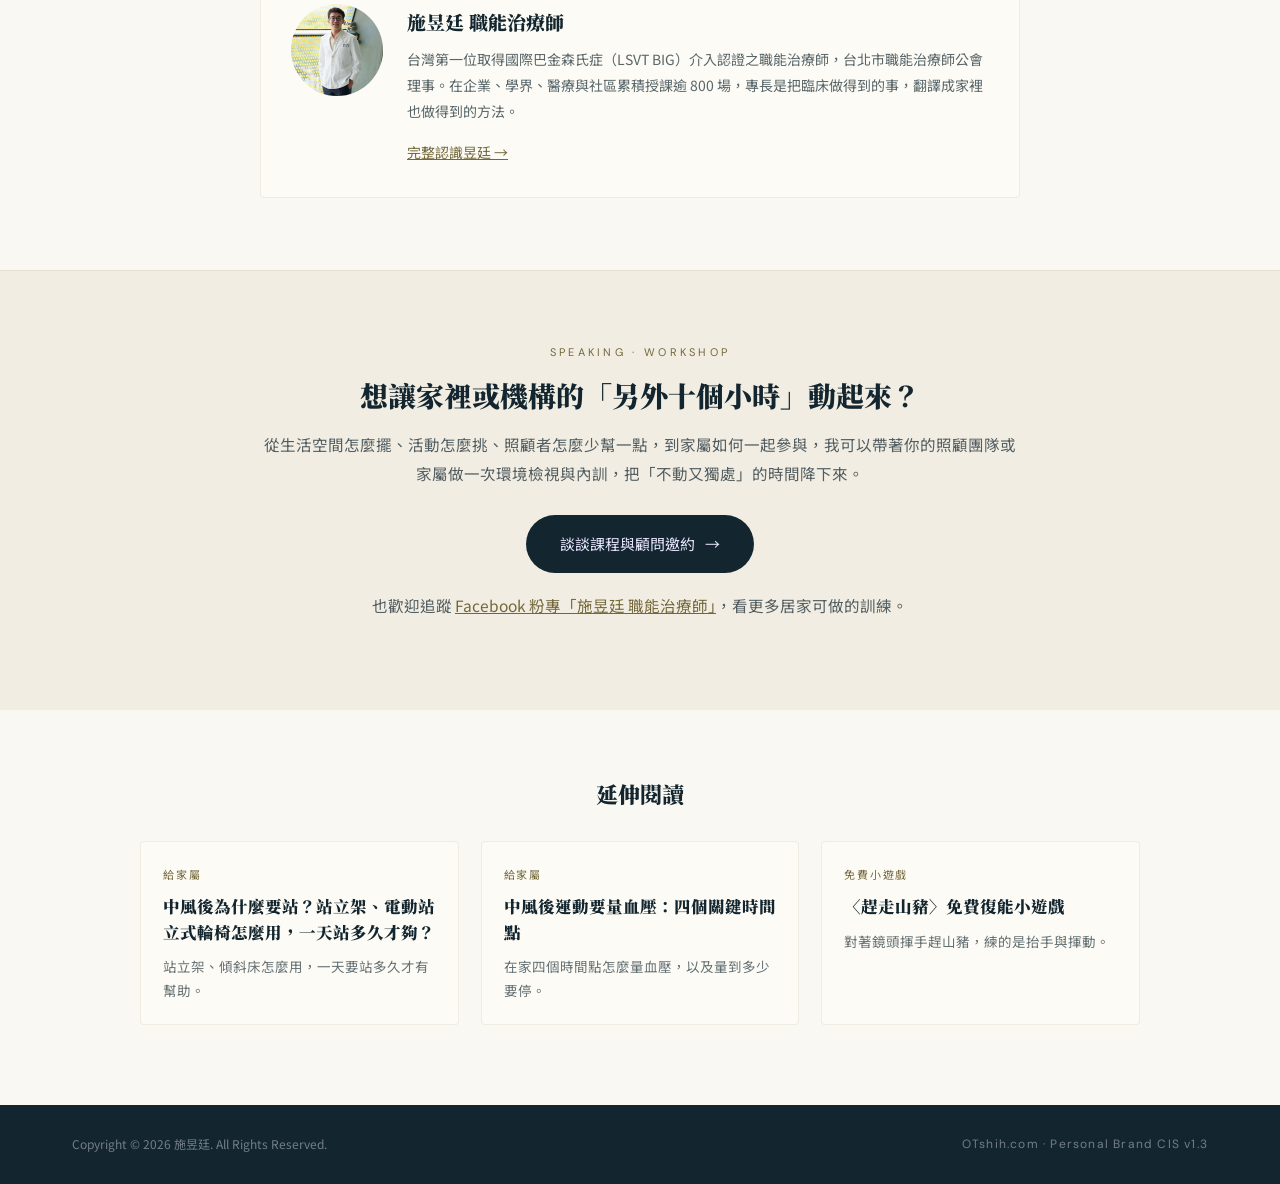
<file: articles/stroke-enriched-environment/index.html>
<!DOCTYPE html>
<html lang="zh-TW">
<head>
  <meta charset="UTF-8">
  <meta name="viewport" content="width=device-width, initial-scale=1.0">
  <title>不是不想動，是沒有想動的理由：讓中風病人重新參與生活｜施昱廷 職能治療師</title>
  <meta name="description" content="病人一天醒著有 12 到 14 小時，治療只占其中一小部分。澳洲研究發現，中風住院病人白天超過一半時間躺床、六成時間是一個人。職能治療師從一個貼在牆上的紅包談起，整理讓長輩重新參與生活的三件事。">
  <meta name="author" content="施昱廷 Shih, Yu-Ting">
  <meta name="keywords" content="中風復能,生活參與,豐富化環境,enriched environment,中風 活動量,中風 復健 動機,家屬 照顧 復能,職能治療 活動設計,Janssen 2014">
  <link rel="canonical" href="https://otshih.com/articles/stroke-enriched-environment/">

  <!-- Favicon / App icons -->
  <link rel="icon" href="/favicon.ico" sizes="32x32">
  <link rel="icon" href="/icon.svg" type="image/svg+xml">
  <link rel="apple-touch-icon" href="/apple-touch-icon.png">
  <link rel="manifest" href="/site.webmanifest">

  <meta property="og:type" content="article">
  <meta property="og:locale" content="zh_TW">
  <meta property="og:site_name" content="施昱廷個人品牌官網">
  <meta property="og:url" content="https://otshih.com/articles/stroke-enriched-environment/">
  <meta property="og:title" content="不是不想動，是沒有想動的理由：讓中風病人重新參與生活">
  <meta property="og:description" content="病人一天醒著有 12 到 14 小時，治療只占其中一小部分。與其一直叫他多動一點，不如讓生活裡出現值得他起身的事情——從一個貼在牆上的紅包開始。">
  <meta property="og:image" content="https://otshih.com/assets/articles/enriched-cover.jpg">
  <meta property="article:published_time" content="2026-09-07">
  <meta property="article:modified_time" content="2026-09-15">
  <meta property="article:author" content="施昱廷">
  <meta name="theme-color" content="#13262F">

  <link rel="preconnect" href="https://fonts.googleapis.com">
  <link rel="preconnect" href="https://fonts.gstatic.com" crossorigin>
  <link href="https://fonts.googleapis.com/css2?family=DM+Sans:wght@300;400;500&family=Noto+Serif+TC:wght@600;900&family=Noto+Sans+TC:wght@300;400;500;700&display=swap" rel="stylesheet">
  <link rel="stylesheet" href="/assets/article.css?v=20260802">

  <script type="application/ld+json">
  {
    "@context": "https://schema.org",
    "@type": "Article",
    "headline": "不是不想動，是沒有想動的理由：讓中風病人重新參與生活",
    "description": "病人一天醒著有 12 到 14 小時，治療只占其中一小部分。澳洲研究發現，中風住院病人白天超過一半時間躺床、六成時間是一個人。職能治療師從一個貼在牆上的紅包談起，整理讓長輩重新參與生活的三件事。",
    "image": "https://otshih.com/assets/articles/enriched-cover.jpg",
    "datePublished": "2026-09-07",
    "dateModified": "2026-09-15",
    "inLanguage": "zh-TW",
    "author": { "@type": "Person", "name": "施昱廷", "jobTitle": "職能治療師", "url": "https://otshih.com/about/" },
    "publisher": { "@type": "Person", "name": "施昱廷", "url": "https://otshih.com/" },
    "mainEntityOfPage": { "@type": "WebPage", "@id": "https://otshih.com/articles/stroke-enriched-environment/" },
    "about": ["中風復能", "生活參與", "豐富化環境", "居家照顧"]
  }
  </script>
  <script type="application/ld+json">
  {
    "@context": "https://schema.org",
    "@type": "BreadcrumbList",
    "itemListElement": [
      { "@type": "ListItem", "position": 1, "name": "首頁", "item": "https://otshih.com/" },
      { "@type": "ListItem", "position": 2, "name": "專欄文章", "item": "https://otshih.com/articles/" },
      { "@type": "ListItem", "position": 3, "name": "不是不想動，是沒有想動的理由", "item": "https://otshih.com/articles/stroke-enriched-environment/" }
    ]
  }
  </script>
</head>
<body>

  <nav class="topbar" id="topnav">
    <div class="container">
      <a href="/" class="brand">
        <span class="brand-name">施昱廷</span>
        <span class="brand-sub">SHIH · YU-TING · OT</span>
      </a>
      <ul class="nav-links">
        <li><a href="/">首頁</a></li>
        <li><a href="/about/">關於我</a></li>
        <li><a href="/articles/" class="active">專欄文章</a></li>
      </ul>
      <a href="/#contact" class="nav-cta">邀約合作</a>
    </div>
  </nav>

  <div class="container">
    <nav class="breadcrumb" aria-label="麵包屑">
      <a href="/">首頁</a><span>›</span><a href="/articles/">專欄文章</a><span>›</span><span>中風復能</span>
    </nav>
  </div>

  <header class="article-head">
    <div class="container">
      <div class="wrap">
        <div class="tag-row">
          <span class="tag audience-c">給家屬與照顧者</span>
          <span class="tag">中風復能</span>
          <span class="tag">生活參與</span>
        </div>
        <h1 class="article-h1">不是不想動，是沒有想動的理由：讓中風病人重新參與生活</h1>
        <p class="article-lede">病人一天醒著大約有 12 到 14 小時，真正接受治療的時間，往往只是其中一小部分。治療結束之後，他的生活裡還剩下多少活動？</p>
        <div class="byline">
          <strong>施昱廷</strong> 職能治療師
          <span class="dot"></span><span>2026-09-15</span>
          <span class="dot"></span><span>閱讀約 5 分鐘</span>
        </div>
      </div>
    </div>
  </header>

  <div class="container">
    <figure class="cover-figure">
      <img src="/assets/articles/enriched-cover.jpg" alt="長輩伸手把貼在牆上的紅包拿下來，場域實拍">
      <figcaption>治療結束之後，他的生活裡還剩下多少活動？</figcaption>
    </figure>

    <article class="prose">

      <h2>治療兩小時，剩下的十個小時呢？</h2>

      <p>談中風復健，我們常關心一天做幾節治療、一節做幾分鐘。但病人一天醒著大約有 12 到 14 小時，真正接受治療的時間，往往只是其中一小部分。</p>

      <p>澳洲急性中風單位的觀察發現，病人白天超過一半的時間躺在床上，只有約 13% 的時間從事可能有助於恢復的活動，而且超過 60% 的時間是一個人（Bernhardt et al., 2004）。另一篇彙整 24 篇研究的系統性回顧也發現，住院中風病人不活動的時間中位數約為 48%，獨處時間約為 54%（West &amp; Bernhardt, 2012）。</p>

      <p>問題因此不只是「治療做得夠不夠」，而是：<strong>治療結束之後，他的生活裡還剩下多少活動？</strong></p>

      <h2>不一定是不想動，而是沒有「想動的理由」</h2>

      <p>我們很容易把活動量低解釋成「病人沒動機」。</p>

      <p>但很多時候，他不是單純不想動，而是生活環境裡根本沒有什麼事情值得他起身。</p>

      <p>床邊沒有想拿的東西、走出去沒有目的地、公共空間只有電視，想做的事情又不在手邊。久而久之，最容易做的事情自然就是躺在床上。</p>

      <p>研究也發現，中風病人在住院期間，花在需要動腦的休閒活動上的時間不到 5%（Janssen et al., 2014）。</p>

      <blockquote>當一個人缺乏動機時，與其一直叫他「多動一點」，不如重新設計環境，讓他有理由想動、有東西可以做，而且做的是對他有意義的事。</blockquote>

      <p>所以，要增加活動量，有時候第一步不是再安排一套運動，而是先問：</p>

      <p><strong>「他為什麼要動？」</strong></p>

      <h2>讓活動有意義，人自然比較願意參與</h2>

      <p>我曾經遇過一位參與意願很低的長輩，如果直接請他做伸手訓練，往往做沒幾次就不想繼續。</p>

      <p>後來，我們把紅包貼在牆面上，請他自己把紅包一個一個拿下來。</p>

      <p>動作其實沒有改變——一樣需要坐穩、伸手、轉移重心。</p>

      <p>但「伸手運動」變成了「拿紅包」，他的反應完全不同，開始主動伸手，甚至願意多做幾次。</p>

      <figure>
        <img src="/assets/articles/enriched-fig1.jpg" alt="長輩伸手把貼在牆上的紅包拿下來，場域實拍" loading="lazy">
        <figcaption>圖 1｜把紅包貼在牆上，伸手運動就變成了拿紅包（場域實拍）。</figcaption>
      </figure>

      <p>這也是生活參與很重要的一點：</p>

      <blockquote>人不一定會為了「訓練」而動，卻可能為了一件他想做的事情而動。</blockquote>

      <p>同樣的道理，我們也把它做成了遊戲。<a href="https://games.otshih.com/mole/" target="_blank" rel="noopener">〈趕走山豬〉</a>這款小遊戲，長輩對著鏡頭揮手把山豬趕走，練的其實是抬手與揮動，但他覺得自己是在趕山豬（免費遊戲：<a href="https://games.otshih.com/mole/" target="_blank" rel="noopener">games.otshih.com/mole/</a>）。</p>

      <p>因此，與其一直想「我要怎麼叫他多運動」，不妨多了解他的生命經驗。</p>

      <p>以前喜歡種花，就讓他負責澆花；喜歡看報紙，把報紙放在固定座位旁；喜歡打麻將，也可以把麻將變成活動的一部分。甚至原本坐著打麻將的長輩，能力許可時，也可以安排部分牌局以站姿進行。</p>

      <p>這時候，復健不再只是另外安排的一件事，而是藏進原本就想做的生活裡。</p>

      <h2>把「想做的事」放到手邊</h2>

      <p>這個概念也呼應復健研究中的「豐富化環境（enriched environment）」。</p>

      <p>澳洲研究團隊在復健病房裡增加共用活動空間，擺入電腦、書報、桌遊等物品；同時替病人準備個人化的床邊活動，內容依照他的興趣選擇，例如音樂、有聲書、謎題或棋牌。</p>

      <p>他們沒有增加治療師，也沒有強迫病人參加。</p>

      <p>結果，病人從事活動的可能性提高約 1.2 倍，認知活動提高到約 1.7 倍；「既不活動又獨處」的情形下降，白天睡覺也減少（Janssen et al., 2014）。</p>

      <p>真正改變的，不只是「病房裡多了幾樣東西」，而是<strong>環境開始提供參與的機會</strong>。</p>

      <h2>想增加活動量，可以先做三件事</h2>

      <h3>第一，把想做的事情放近一點</h3>

      <p>老花眼鏡、報紙、收音機、撲克牌，不要全部收到櫃子裡，而是放在平常坐的位置附近。能自己伸手拿，就不要每次都直接遞到手上。</p>

      <p>有時候，一包放在五斗櫃上的零食、一個貼在牆上的紅包，本身就可以成為伸手、轉身與站起來的理由。</p>

      <h3>第二，找到「這個人」真正有興趣的事</h3>

      <p>不是每個人都喜歡拼圖、著色或益智遊戲。</p>

      <p>以前種花的人，可以照顧植物；喜歡麻將的人，就用麻將；以前習慣料理的人，可以協助洗菜、擺碗筷。</p>

      <p>重點不是活動看起來多像復健，而是<strong>這件事對他有沒有意義</strong>。</p>

      <h3>第三，少幫一點，留下他可以參與的部分</h3>

      <p>家屬可以把電鍋準備好，但把按下開關留給他；照顧者可以把衣服拿來，但讓他自己摺；吃飯前，也可以讓他一起擺餐具。</p>

      <p>照顧不是什麼都替他完成，而是先問一句：</p>

      <p><strong>「這件事情，有哪一部分他還能自己做？」</strong></p>

      <h2>復健最終要回到生活</h2>

      <p>增加活動量，不一定代表再多做 30 分鐘運動。</p>

      <p>對某些動機較低的個案來說，更重要的是重新讓生活裡出現「值得他起身的事情」。</p>

      <p>一副麻將、一盆植物、一份報紙，甚至牆上的幾個紅包，看起來都不像復健器材。</p>

      <p>但如果它能讓一個原本不太想動的人開始伸手、坐起來、站起來，甚至主動參與，那就是復健真正開始進入生活的時候。</p>

      <p><strong>我們要增加的，不只是病人的「活動量」，而是他重新參與生活的機會。</strong></p>

      <p>（本文作者為職能治療師、台北市職能治療師公會理事、健悅管理顧問股份有限公司技術長）</p>

      <div class="callout warn">
        <p><strong>此為衛教文章，不能代表醫囑。</strong>詳細處方請詢問您的醫師、職能治療師或物理治療師。</p>
      </div>

    </article>

    <div class="refs">
      <details>
        <summary>參考文獻與作者註（APA 第 7 版）</summary>
        <div class="refs-body">
          <h5>參考文獻</h5>
          <p>Bernhardt, J., Dewey, H., Thrift, A., &amp; Donnan, G. (2004). Inactive and alone: Physical activity within the first 14 days of acute stroke unit care. <em>Stroke, 35</em>(4), 1005–1009. <a href="https://doi.org/10.1161/01.STR.0000120727.40792.40" target="_blank" rel="noopener">https://doi.org/10.1161/01.STR.0000120727.40792.40</a></p>
          <p>Janssen, H., Ada, L., Bernhardt, J., McElduff, P., Pollack, M., Nilsson, M., &amp; Spratt, N. J. (2014). An enriched environment increases activity in stroke patients undergoing rehabilitation in a mixed rehabilitation unit: A pilot non-randomized controlled trial. <em>Disability and Rehabilitation, 36</em>(3), 255–262. <a href="https://doi.org/10.3109/09638288.2013.788218" target="_blank" rel="noopener">https://doi.org/10.3109/09638288.2013.788218</a></p>
          <p>West, T., &amp; Bernhardt, J. (2012). Physical activity in hospitalised stroke patients. <em>Stroke Research and Treatment, 2012</em>, Article 813765. <a href="https://doi.org/10.1155/2012/813765" target="_blank" rel="noopener">https://doi.org/10.1155/2012/813765</a></p>

          <h5>作者註</h5>
          <p>Janssen 等人（2014）為非隨機、單一單位、n = 29 的前導試驗，也就是沒有隨機分組、只在一間病房做的初步試驗。「1.2 倍」等數字是發生率比（IRR），指被觀察到從事該活動的可能性倍數，不等於活動量增加 20%。豐富化環境用在人身上的研究，目前一致顯示活動量會增加，但能不能改善功能，還沒有定論。</p>
        </div>
      </details>
    </div>

    <div class="author-card">
      <img src="/assets/about/portrait-window.jpg" alt="施昱廷 職能治療師">
      <div>
        <h4>施昱廷 職能治療師</h4>
        <p>台灣第一位取得國際巴金森氏症（LSVT BIG）介入認證之職能治療師，台北市職能治療師公會理事。在企業、學界、醫療與社區累積授課逾 800 場，專長是把臨床做得到的事，翻譯成家裡也做得到的方法。</p>
        <a href="/about/">完整認識昱廷 →</a>
      </div>
    </div>
  </div>

  <section class="article-cta">
    <div class="container">
      <div class="cta-card">
        <span class="eyebrow">Speaking · Workshop</span>
        <h3>想讓家裡或機構的「另外十個小時」動起來？</h3>
        <p>從生活空間怎麼擺、活動怎麼挑、照顧者怎麼少幫一點，到家屬如何一起參與，我可以帶著你的照顧團隊或家屬做一次環境檢視與內訓，把「不動又獨處」的時間降下來。</p>
        <a href="/#contact" class="btn-primary">談談課程與顧問邀約</a>
        <p class="cta-note">也歡迎追蹤 <a href="https://www.facebook.com/shihyuting.OT/" target="_blank" rel="noopener">Facebook 粉專「施昱廷 職能治療師」</a>，看更多居家可做的訓練。</p>
      </div>
    </div>
  </section>

  <section class="related">
    <div class="container">
      <h3>延伸閱讀</h3>
      <div class="related-grid">
        <a href="/articles/stroke-standing-frame/" class="related-card">
          <span class="rc-tag">給家屬</span>
          <h4>中風後為什麼要站？站立架、電動站立式輪椅怎麼用，一天站多久才夠？</h4>
          <p>站立架、傾斜床怎麼用，一天要站多久才有幫助。</p>
        </a>
        <a href="/articles/stroke-exercise-blood-pressure/" class="related-card">
          <span class="rc-tag">給家屬</span>
          <h4>中風後運動要量血壓：四個關鍵時間點</h4>
          <p>在家四個時間點怎麼量血壓，以及量到多少要停。</p>
        </a>
        <a href="https://games.otshih.com/mole/" class="related-card" target="_blank" rel="noopener">
          <span class="rc-tag">免費小遊戲</span>
          <h4>〈趕走山豬〉免費復能小遊戲</h4>
          <p>對著鏡頭揮手趕山豬，練的是抬手與揮動。</p>
        </a>
      </div>
    </div>
  </section>

  <footer>
    <div class="container">
      <div class="footer-grid">
        <div>Copyright © 2026 施昱廷. All Rights Reserved.</div>
        <div class="footer-right">OTshih.com · Personal Brand CIS v1.3</div>
      </div>
    </div>
  </footer>

  <script>
    const nav = document.getElementById('topnav');
    window.addEventListener('scroll', () => {
      nav.classList.toggle('scrolled', window.scrollY > 20);
    });
  </script>
</body>
</html>
</file>
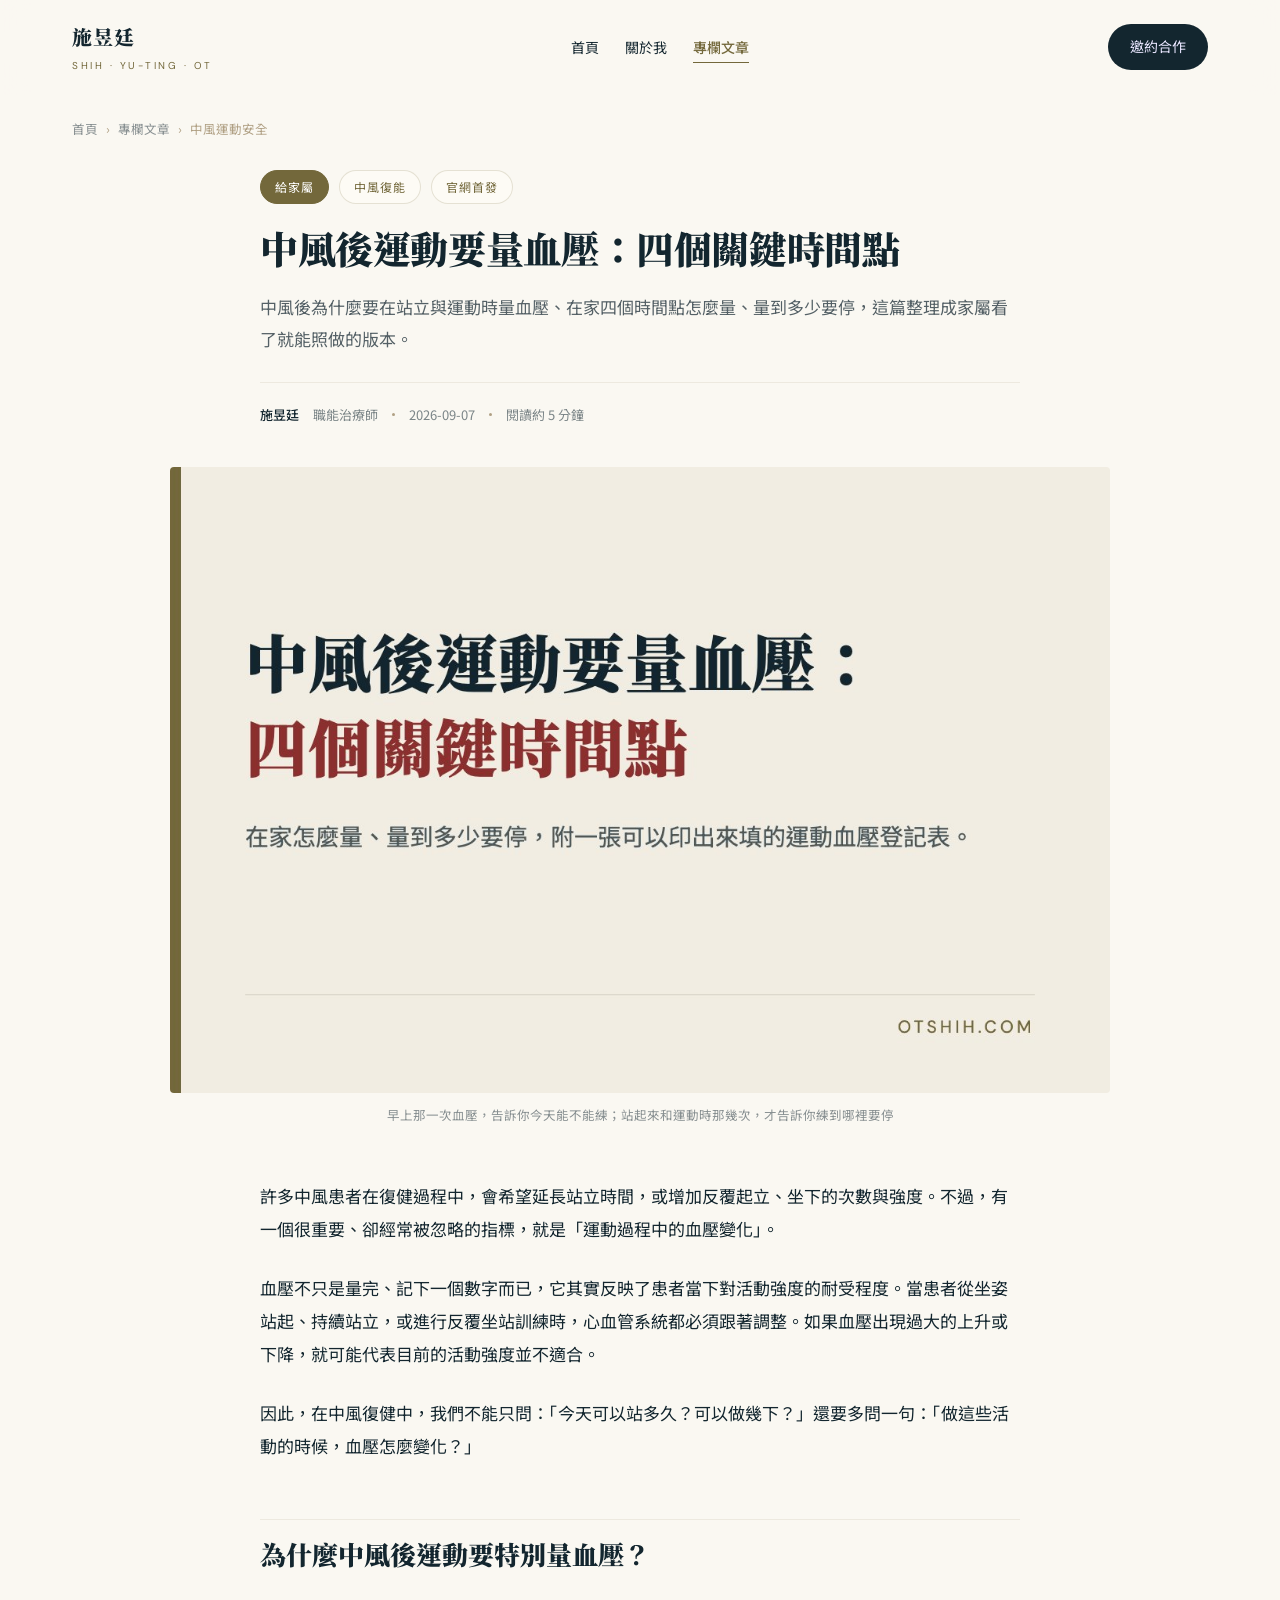
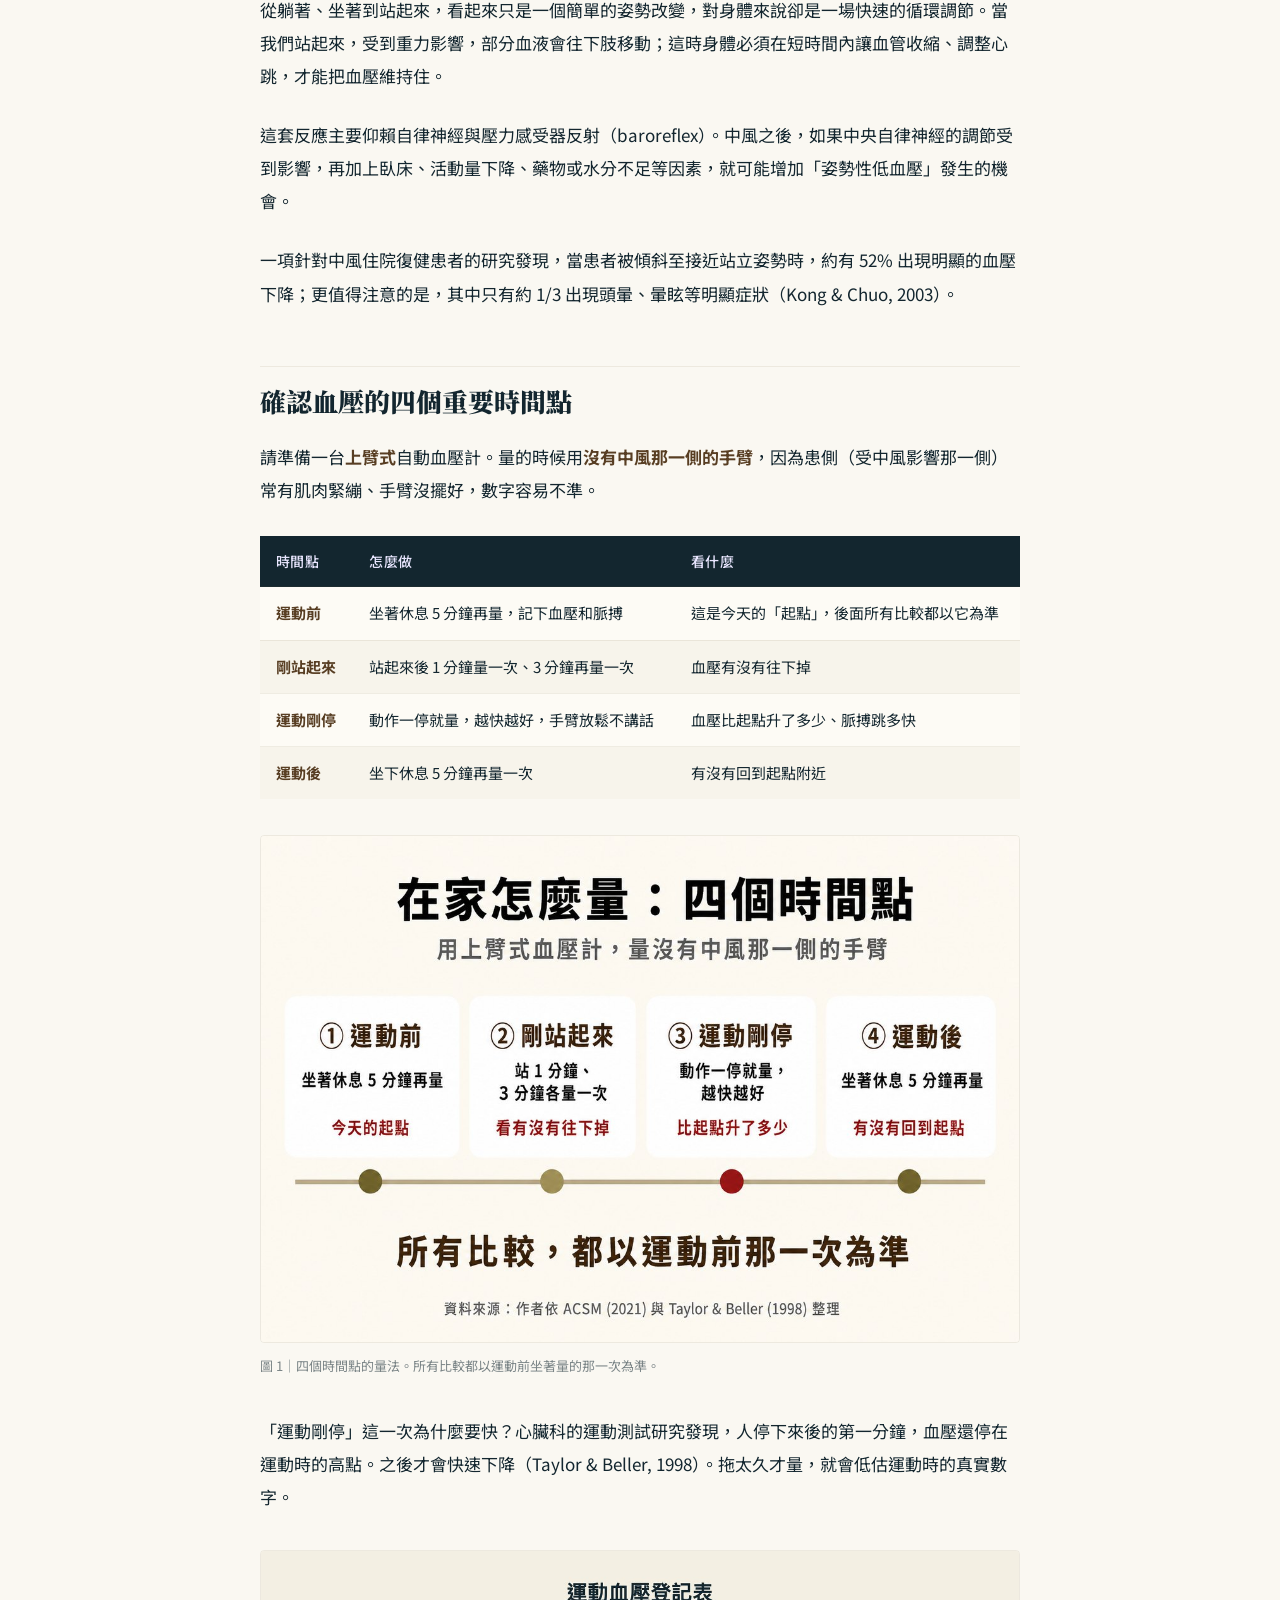
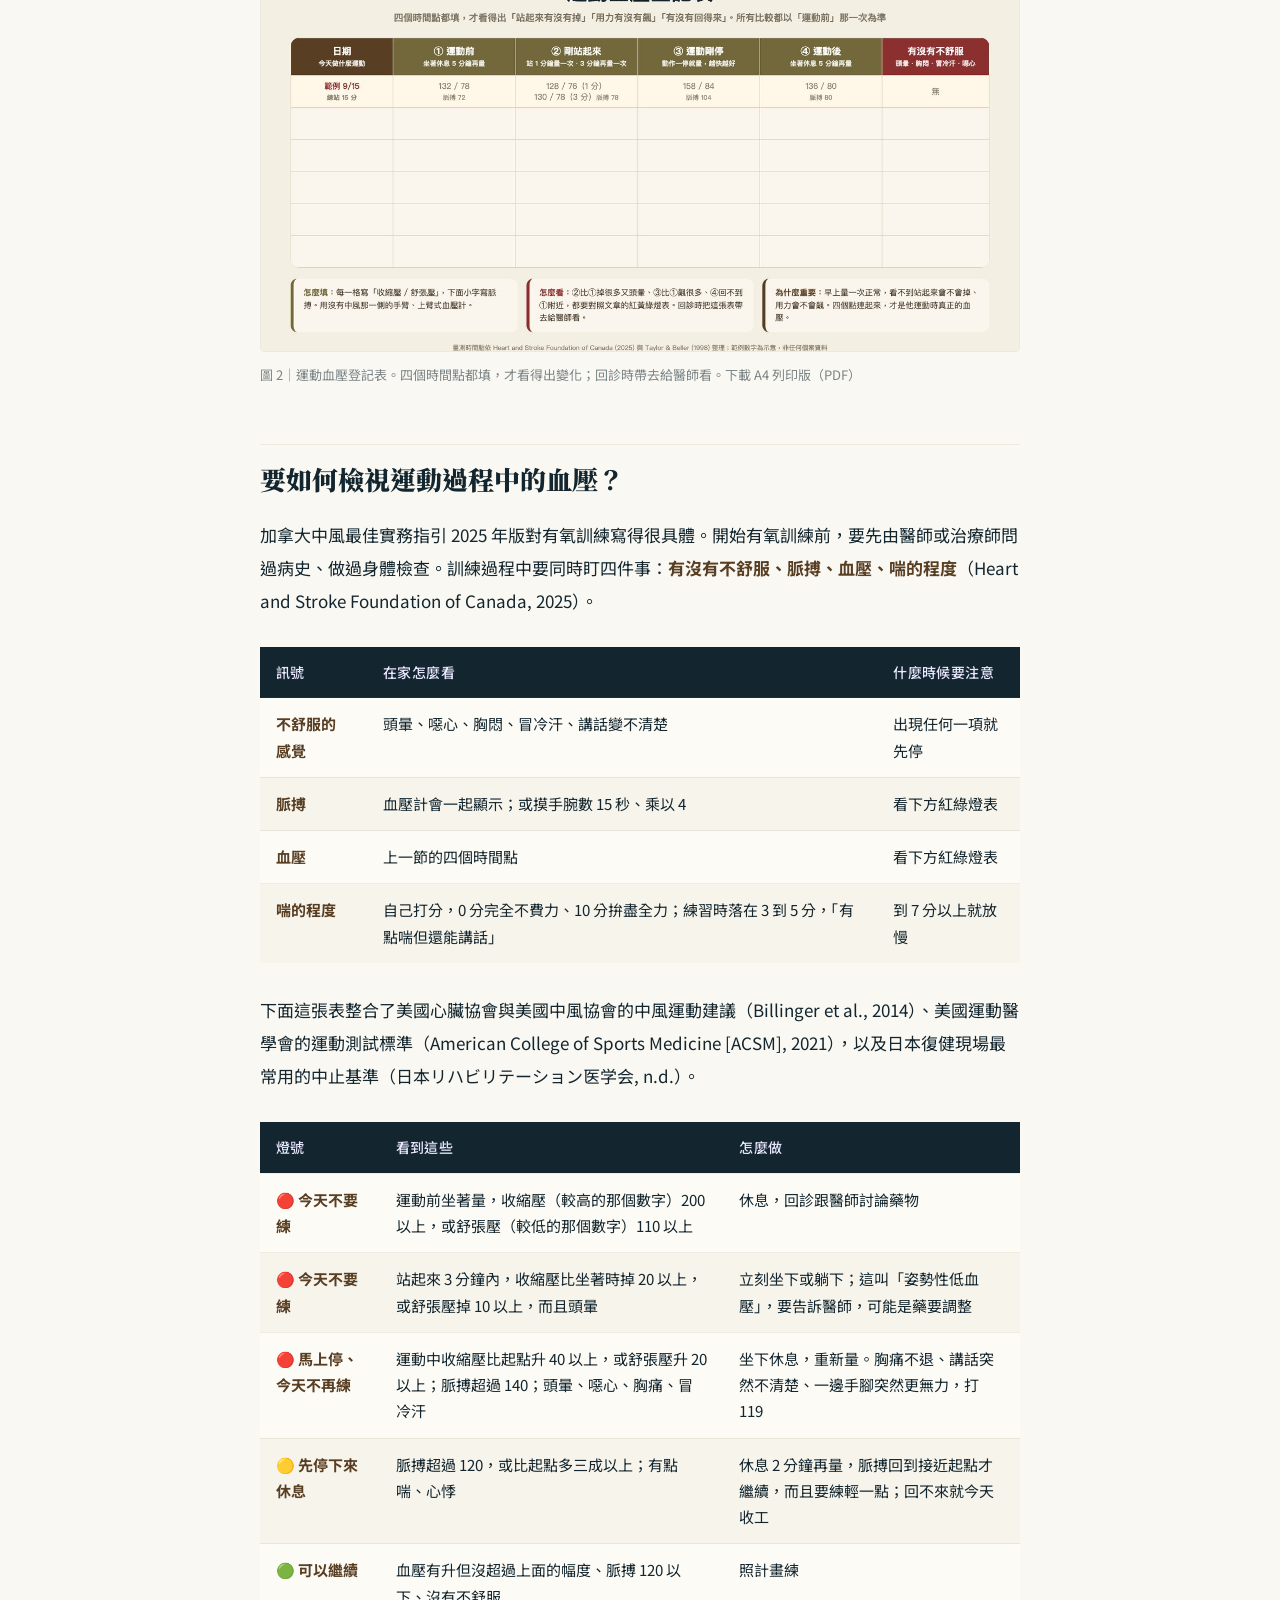
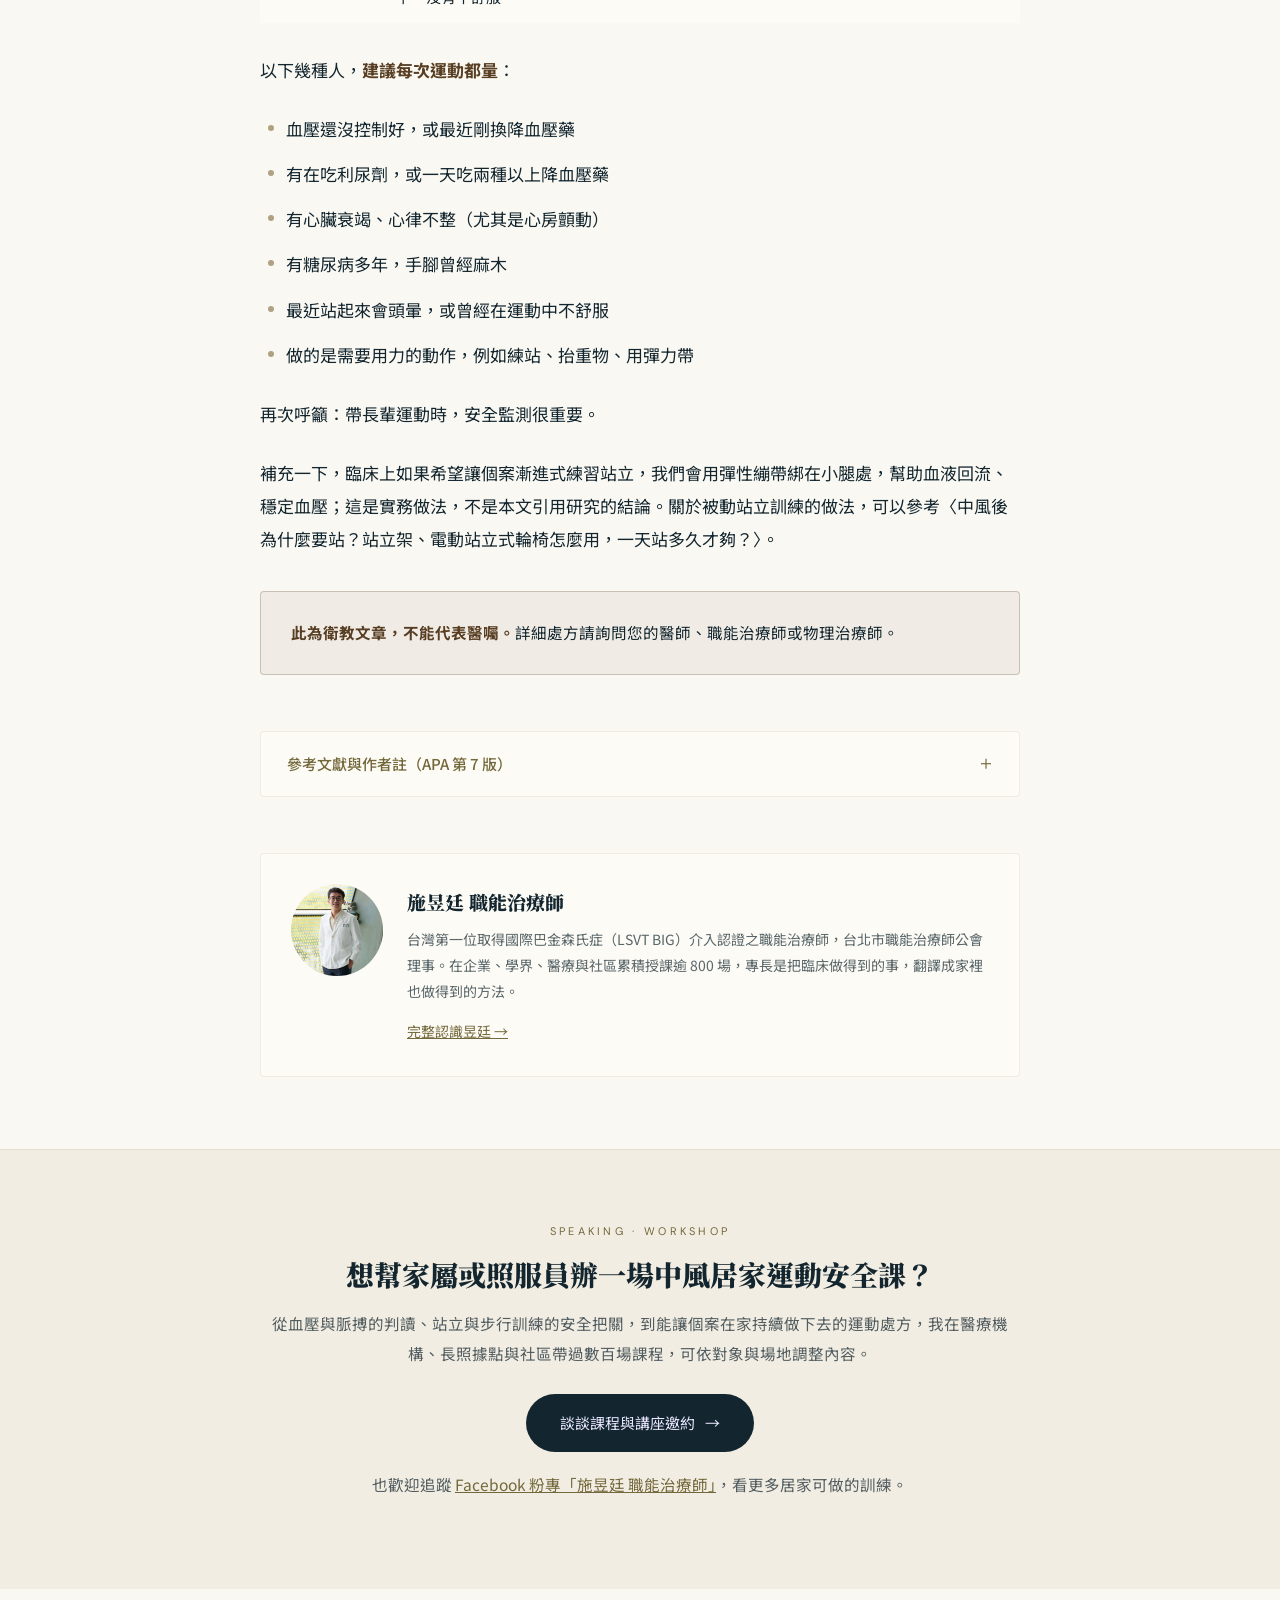
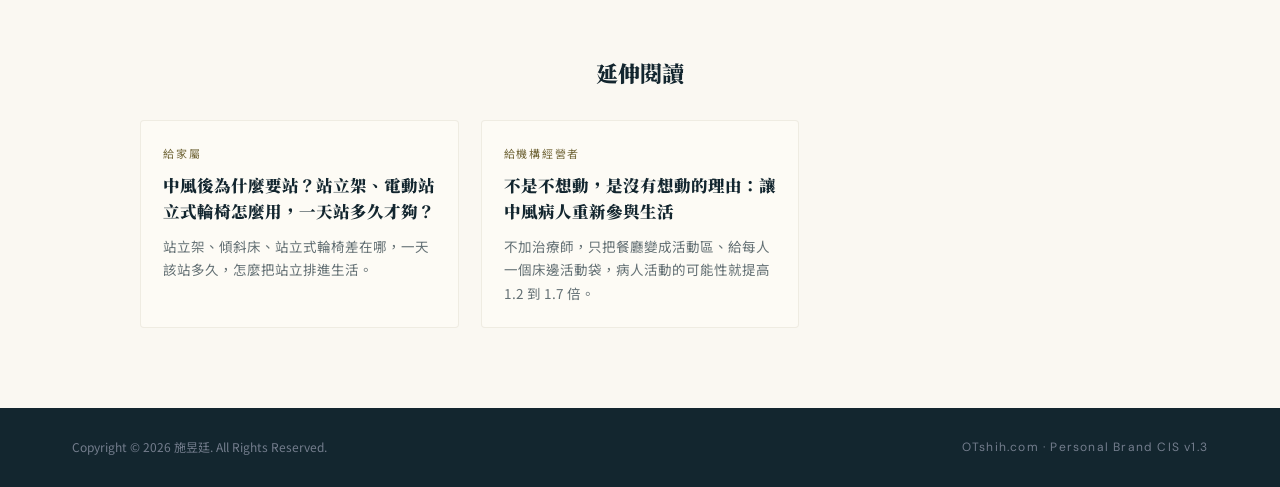
<file: articles/stroke-exercise-blood-pressure/index.html>
<!DOCTYPE html>
<html lang="zh-TW">
<head>
  <meta charset="UTF-8">
  <meta name="viewport" content="width=device-width, initial-scale=1.0">
  <title>中風後運動要量血壓：四個關鍵時間點｜施昱廷 職能治療師</title>
  <meta name="description" content="中風後想延長站立時間、增加反覆起立坐下的次數，別忽略運動過程中的血壓變化，它反映患者當下對活動強度的耐受程度。職能治療師整理確認血壓的四個重要時間點、在家怎麼檢視，以及一張紅黃綠燈表。">
  <meta name="author" content="施昱廷 Shih, Yu-Ting">
  <meta name="keywords" content="中風 運動 血壓,中風復健 血壓 監測,姿勢性低血壓 中風,中風 站起來 頭暈,運動中 血壓 多少要停,中風 居家運動 安全,中風 家屬 照顧">
  <link rel="canonical" href="https://otshih.com/articles/stroke-exercise-blood-pressure/">

  <!-- Favicon / App icons -->
  <link rel="icon" href="/favicon.ico" sizes="32x32">
  <link rel="icon" href="/icon.svg" type="image/svg+xml">
  <link rel="apple-touch-icon" href="/apple-touch-icon.png">
  <link rel="manifest" href="/site.webmanifest">

  <meta property="og:type" content="article">
  <meta property="og:locale" content="zh_TW">
  <meta property="og:site_name" content="施昱廷個人品牌官網">
  <meta property="og:url" content="https://otshih.com/articles/stroke-exercise-blood-pressure/">
  <meta property="og:title" content="中風後運動要量血壓：四個關鍵時間點">
  <meta property="og:description" content="中風後想延長站立時間、增加反覆起立坐下的次數，別忽略運動過程中的血壓變化。確認血壓的四個重要時間點怎麼量，以及一張紅黃綠燈表。">
  <meta property="og:image" content="https://otshih.com/assets/articles/stroke-bp-cover.jpg">
  <meta property="article:published_time" content="2026-09-07">
  <meta property="article:modified_time" content="2026-09-15">
  <meta property="article:author" content="施昱廷">
  <meta name="theme-color" content="#13262F">

  <link rel="preconnect" href="https://fonts.googleapis.com">
  <link rel="preconnect" href="https://fonts.gstatic.com" crossorigin>
  <link href="https://fonts.googleapis.com/css2?family=DM+Sans:wght@300;400;500&family=Noto+Serif+TC:wght@600;900&family=Noto+Sans+TC:wght@300;400;500;700&display=swap" rel="stylesheet">
  <link rel="stylesheet" href="/assets/article.css?v=20260802">

  <script type="application/ld+json">
  {
    "@context": "https://schema.org",
    "@type": "Article",
    "headline": "中風後運動要量血壓：四個關鍵時間點",
    "description": "中風後想延長站立時間、增加反覆起立坐下的次數，別忽略運動過程中的血壓變化，它反映患者當下對活動強度的耐受程度。職能治療師整理確認血壓的四個重要時間點、在家怎麼檢視，以及一張紅黃綠燈表。",
    "image": "https://otshih.com/assets/articles/stroke-bp-cover.jpg",
    "datePublished": "2026-09-07",
    "dateModified": "2026-09-15",
    "inLanguage": "zh-TW",
    "author": { "@type": "Person", "name": "施昱廷", "jobTitle": "職能治療師", "url": "https://otshih.com/about/" },
    "publisher": { "@type": "Person", "name": "施昱廷", "url": "https://otshih.com/" },
    "mainEntityOfPage": { "@type": "WebPage", "@id": "https://otshih.com/articles/stroke-exercise-blood-pressure/" },
    "about": ["中風復健", "居家運動安全", "血壓監測"]
  }
  </script>
  <script type="application/ld+json">
  {
    "@context": "https://schema.org",
    "@type": "BreadcrumbList",
    "itemListElement": [
      { "@type": "ListItem", "position": 1, "name": "首頁", "item": "https://otshih.com/" },
      { "@type": "ListItem", "position": 2, "name": "專欄文章", "item": "https://otshih.com/articles/" },
      { "@type": "ListItem", "position": 3, "name": "中風後運動要量血壓：四個關鍵時間點", "item": "https://otshih.com/articles/stroke-exercise-blood-pressure/" }
    ]
  }
  </script>
</head>
<body>

  <nav class="topbar" id="topnav">
    <div class="container">
      <a href="/" class="brand">
        <span class="brand-name">施昱廷</span>
        <span class="brand-sub">SHIH · YU-TING · OT</span>
      </a>
      <ul class="nav-links">
        <li><a href="/">首頁</a></li>
        <li><a href="/about/">關於我</a></li>
        <li><a href="/articles/" class="active">專欄文章</a></li>
      </ul>
      <a href="/#contact" class="nav-cta">邀約合作</a>
    </div>
  </nav>

  <div class="container">
    <nav class="breadcrumb" aria-label="麵包屑">
      <a href="/">首頁</a><span>›</span><a href="/articles/">專欄文章</a><span>›</span><span>中風運動安全</span>
    </nav>
  </div>

  <header class="article-head">
    <div class="container">
      <div class="wrap">
        <div class="tag-row">
          <span class="tag audience-c">給家屬</span>
          <span class="tag">中風復能</span>
          <span class="tag">官網首發</span>
        </div>
        <h1 class="article-h1">中風後運動要量血壓：四個關鍵時間點</h1>
        <p class="article-lede">中風後為什麼要在站立與運動時量血壓、在家四個時間點怎麼量、量到多少要停，這篇整理成家屬看了就能照做的版本。</p>
        <div class="byline">
          <strong>施昱廷</strong> 職能治療師
          <span class="dot"></span><span>2026-09-07</span>
          <span class="dot"></span><span>閱讀約 5 分鐘</span>
        </div>
      </div>
    </div>
  </header>

  <div class="container">
    <figure class="cover-figure">
      <img src="/assets/articles/stroke-bp-cover.jpg" alt="中風後運動要量血壓：四個關鍵時間點">
      <figcaption>早上那一次血壓，告訴你今天能不能練；站起來和運動時那幾次，才告訴你練到哪裡要停</figcaption>
    </figure>

    <article class="prose">

      <p>許多中風患者在復健過程中，會希望延長站立時間，或增加反覆起立、坐下的次數與強度。不過，有一個很重要、卻經常被忽略的指標，就是「運動過程中的血壓變化」。</p>

      <p>血壓不只是量完、記下一個數字而已，它其實反映了患者當下對活動強度的耐受程度。當患者從坐姿站起、持續站立，或進行反覆坐站訓練時，心血管系統都必須跟著調整。如果血壓出現過大的上升或下降，就可能代表目前的活動強度並不適合。</p>

      <p>因此，在中風復健中，我們不能只問：「今天可以站多久？可以做幾下？」還要多問一句：「做這些活動的時候，血壓怎麼變化？」</p>

      <h2>為什麼中風後運動要特別量血壓？</h2>

      <p>從躺著、坐著到站起來，看起來只是一個簡單的姿勢改變，對身體來說卻是一場快速的循環調節。當我們站起來，受到重力影響，部分血液會往下肢移動；這時身體必須在短時間內讓血管收縮、調整心跳，才能把血壓維持住。</p>

      <p>這套反應主要仰賴自律神經與壓力感受器反射（baroreflex）。中風之後，如果中央自律神經的調節受到影響，再加上臥床、活動量下降、藥物或水分不足等因素，就可能增加「姿勢性低血壓」發生的機會。</p>

      <p>一項針對中風住院復健患者的研究發現，當患者被傾斜至接近站立姿勢時，約有 52% 出現明顯的血壓下降；更值得注意的是，其中只有約 1/3 出現頭暈、暈眩等明顯症狀（Kong &amp; Chuo, 2003）。</p>

      <h2>確認血壓的四個重要時間點</h2>

      <p>請準備一台<strong>上臂式</strong>自動血壓計。量的時候用<strong>沒有中風那一側的手臂</strong>，因為患側（受中風影響那一側）常有肌肉緊繃、手臂沒擺好，數字容易不準。</p>

      <div class="table-wrap">
        <table>
          <thead><tr><th>時間點</th><th>怎麼做</th><th>看什麼</th></tr></thead>
          <tbody>
            <tr><td><strong>運動前</strong></td><td>坐著休息 5 分鐘再量，記下血壓和脈搏</td><td>這是今天的「起點」，後面所有比較都以它為準</td></tr>
            <tr><td><strong>剛站起來</strong></td><td>站起來後 1 分鐘量一次、3 分鐘再量一次</td><td>血壓有沒有往下掉</td></tr>
            <tr><td><strong>運動剛停</strong></td><td>動作一停就量，越快越好，手臂放鬆不講話</td><td>血壓比起點升了多少、脈搏跳多快</td></tr>
            <tr><td><strong>運動後</strong></td><td>坐下休息 5 分鐘再量一次</td><td>有沒有回到起點附近</td></tr>
          </tbody>
        </table>
      </div>

      <figure>
        <img src="/assets/articles/stroke-bp-fig2.jpg" alt="在家量血壓的四個時間點：運動前、剛站起來、運動剛停、運動後" loading="lazy">
        <figcaption>圖 1｜四個時間點的量法。所有比較都以運動前坐著量的那一次為準。</figcaption>
      </figure>

      <p>「運動剛停」這一次為什麼要快？心臟科的運動測試研究發現，人停下來後的第一分鐘，血壓還停在運動時的高點。之後才會快速下降（Taylor &amp; Beller, 1998）。拖太久才量，就會低估運動時的真實數字。</p>

      <figure>
        <img src="/assets/articles/stroke-bp-fig4.jpg" alt="運動血壓登記表：日期、運動前、剛站起來 1 分與 3 分、運動剛停、運動後、有沒有不舒服，六欄空白表格附一列範例" loading="lazy">
        <figcaption>圖 2｜運動血壓登記表。四個時間點都填，才看得出變化；回診時帶去給醫師看。<a href="/assets/articles/stroke-bp-log-sheet.pdf" target="_blank" rel="noopener">下載 A4 列印版（PDF）</a></figcaption>
      </figure>

      <h2>要如何檢視運動過程中的血壓？</h2>

      <p>加拿大中風最佳實務指引 2025 年版對有氧訓練寫得很具體。開始有氧訓練前，要先由醫師或治療師問過病史、做過身體檢查。訓練過程中要同時盯四件事：<strong>有沒有不舒服、脈搏、血壓、喘的程度</strong>（Heart and Stroke Foundation of Canada, 2025）。</p>

      <div class="table-wrap">
        <table>
          <thead><tr><th>訊號</th><th>在家怎麼看</th><th>什麼時候要注意</th></tr></thead>
          <tbody>
            <tr><td><strong>不舒服的感覺</strong></td><td>頭暈、噁心、胸悶、冒冷汗、講話變不清楚</td><td>出現任何一項就先停</td></tr>
            <tr><td><strong>脈搏</strong></td><td>血壓計會一起顯示；或摸手腕數 15 秒、乘以 4</td><td>看下方紅綠燈表</td></tr>
            <tr><td><strong>血壓</strong></td><td>上一節的四個時間點</td><td>看下方紅綠燈表</td></tr>
            <tr><td><strong>喘的程度</strong></td><td>自己打分，0 分完全不費力、10 分拚盡全力；練習時落在 3 到 5 分，「有點喘但還能講話」</td><td>到 7 分以上就放慢</td></tr>
          </tbody>
        </table>
      </div>

      <p>下面這張表整合了美國心臟協會與美國中風協會的中風運動建議（Billinger et al., 2014）、美國運動醫學會的運動測試標準（American College of Sports Medicine [ACSM], 2021），以及日本復健現場最常用的中止基準（日本リハビリテーション医学会, n.d.）。</p>

      <div class="table-wrap">
        <table>
          <thead><tr><th>燈號</th><th>看到這些</th><th>怎麼做</th></tr></thead>
          <tbody>
            <tr><td>🔴 <strong>今天不要練</strong></td><td>運動前坐著量，收縮壓（較高的那個數字）200 以上，或舒張壓（較低的那個數字）110 以上</td><td>休息，回診跟醫師討論藥物</td></tr>
            <tr><td>🔴 <strong>今天不要練</strong></td><td>站起來 3 分鐘內，收縮壓比坐著時掉 20 以上，或舒張壓掉 10 以上，而且頭暈</td><td>立刻坐下或躺下；這叫「姿勢性低血壓」，要告訴醫師，可能是藥要調整</td></tr>
            <tr><td>🔴 <strong>馬上停、今天不再練</strong></td><td>運動中收縮壓比起點升 40 以上，或舒張壓升 20 以上；脈搏超過 140；頭暈、噁心、胸痛、冒冷汗</td><td>坐下休息，重新量。胸痛不退、講話突然不清楚、一邊手腳突然更無力，打 119</td></tr>
            <tr><td>🟡 <strong>先停下來休息</strong></td><td>脈搏超過 120，或比起點多三成以上；有點喘、心悸</td><td>休息 2 分鐘再量，脈搏回到接近起點才繼續，而且要練輕一點；回不來就今天收工</td></tr>
            <tr><td>🟢 <strong>可以繼續</strong></td><td>血壓有升但沒超過上面的幅度、脈搏 120 以下、沒有不舒服</td><td>照計畫練</td></tr>
          </tbody>
        </table>
      </div>

      <p>以下幾種人，<strong>建議每次運動都量</strong>：</p>

      <ul class="bullet">
        <li>血壓還沒控制好，或最近剛換降血壓藥</li>
        <li>有在吃利尿劑，或一天吃兩種以上降血壓藥</li>
        <li>有心臟衰竭、心律不整（尤其是心房顫動）</li>
        <li>有糖尿病多年，手腳曾經麻木</li>
        <li>最近站起來會頭暈，或曾經在運動中不舒服</li>
        <li>做的是需要用力的動作，例如練站、抬重物、用彈力帶</li>
      </ul>

      <p>再次呼籲：帶長輩運動時，安全監測很重要。</p>

      <p>補充一下，臨床上如果希望讓個案漸進式練習站立，我們會用彈性繃帶綁在小腿處，幫助血液回流、穩定血壓；這是實務做法，不是本文引用研究的結論。關於被動站立訓練的做法，可以參考〈<a href="/articles/stroke-standing-frame/">中風後為什麼要站？站立架、電動站立式輪椅怎麼用，一天站多久才夠？</a>〉。</p>

      <div class="callout warn">
        <p><strong>此為衛教文章，不能代表醫囑。</strong>詳細處方請詢問您的醫師、職能治療師或物理治療師。</p>
      </div>

    </article>

    <div class="refs">
      <details>
        <summary>參考文獻與作者註（APA 第 7 版）</summary>
        <div class="refs-body">
          <h5>參考文獻</h5>
          <p>American College of Sports Medicine. (2021). <em>ACSM's guidelines for exercise testing and prescription</em> (11th ed.). Wolters Kluwer.</p>
          <p>Billinger, S. A., Arena, R., Bernhardt, J., Eng, J. J., Franklin, B. A., Johnson, C. M., MacKay-Lyons, M., Macko, R. F., Mead, G. E., Roth, E. J., Shaughnessy, M., &amp; Tang, A. (2014). Physical activity and exercise recommendations for stroke survivors: A statement for healthcare professionals from the American Heart Association/American Stroke Association. <em>Stroke, 45</em>(8), 2532–2553. https://doi.org/10.1161/STR.0000000000000022</p>
          <p>Heart and Stroke Foundation of Canada. (2025). <em>Canadian stroke best practice recommendations: Stroke rehabilitation delivery. Section 4: Lower extremity, balance, mobility and aerobic training</em> (7th ed.). https://www.strokebestpractices.ca/recommendations/stroke-rehabilitation-delivery/4-lower-extremity-balance-mobility-and-aerobic-training</p>
          <p>Kong, K. H., &amp; Chuo, A. M. (2003). Incidence and outcome of orthostatic hypotension in stroke patients undergoing rehabilitation. <em>Archives of Physical Medicine and Rehabilitation, 84</em>(4), 559–562. https://doi.org/10.1053/apmr.2003.50040</p>
          <p>Taylor, A. J., &amp; Beller, G. A. (1998). Postexercise systolic blood pressure response: Clinical application to the assessment of ischemic heart disease. <em>American Family Physician, 58</em>(5), 1126–1130.</p>
          <p>日本リハビリテーション医学会診療ガイドライン委員会. (n.d.). <em>リハビリテーション医療における安全管理・推進のためのガイドライン（案）</em>. https://www.jarm.or.jp/nii/iinkai/sinryo-guide/risk-manage_GL_draft.pdf</p>

          <h5>作者註</h5>
          <p>① 紅綠燈表的門檻是把三份專業指引翻譯成家屬能操作的版本：靜止血壓 200/110 的上限取自 ACSM 與 AHA/ASA 對運動前的相對禁忌；「升 40／升 20、脈搏 140、脈搏 120 與超過起點三成」取自日本リハビリテーション医学会指引第 IV 章的中止與一時中止基準，該基準源自 Anderson 與土肥為心臟病患設計的標準；姿勢性低血壓的定義（3 分鐘內收縮壓降 20 或舒張壓降 10）為國際自主神經學會共識。指引本身沒有規定量測時機與方法，表中的四個時間點是作者依量測原理整理的實務建議。四訊號表中「喘的程度 3 到 5 分」「7 分以上放慢」，是作者依 ACSM 中等強度對照 0 至 10 分自覺費力量表換算的實務建議，指引本身只要求監測、未給分數門檻。</p>
        </div>
      </details>
    </div>

    <div class="author-card">
      <img src="/assets/about/portrait-window.jpg" alt="施昱廷 職能治療師">
      <div>
        <h4>施昱廷 職能治療師</h4>
        <p>台灣第一位取得國際巴金森氏症（LSVT BIG）介入認證之職能治療師，台北市職能治療師公會理事。在企業、學界、醫療與社區累積授課逾 800 場，專長是把臨床做得到的事，翻譯成家裡也做得到的方法。</p>
        <a href="/about/">完整認識昱廷 →</a>
      </div>
    </div>
  </div>

  <section class="article-cta">
    <div class="container">
      <div class="cta-card">
        <span class="eyebrow">Speaking · Workshop</span>
        <h3>想幫家屬或照服員辦一場中風居家運動安全課？</h3>
        <p>從血壓與脈搏的判讀、站立與步行訓練的安全把關，到能讓個案在家持續做下去的運動處方，我在醫療機構、長照據點與社區帶過數百場課程，可依對象與場地調整內容。</p>
        <a href="/#contact" class="btn-primary">談談課程與講座邀約</a>
        <p class="cta-note">也歡迎追蹤 <a href="https://www.facebook.com/shihyuting.OT/" target="_blank" rel="noopener">Facebook 粉專「施昱廷 職能治療師」</a>，看更多居家可做的訓練。</p>
      </div>
    </div>
  </section>

  <section class="related">
    <div class="container">
      <h3>延伸閱讀</h3>
      <div class="related-grid">
        <a href="/articles/stroke-standing-frame/" class="related-card">
          <span class="rc-tag">給家屬</span>
          <h4>中風後為什麼要站？站立架、電動站立式輪椅怎麼用，一天站多久才夠？</h4>
          <p>站立架、傾斜床、站立式輪椅差在哪，一天該站多久，怎麼把站立排進生活。</p>
        </a>
        <a href="/articles/stroke-enriched-environment/" class="related-card">
          <span class="rc-tag">給機構經營者</span>
          <h4>不是不想動，是沒有想動的理由：讓中風病人重新參與生活</h4>
          <p>不加治療師，只把餐廳變成活動區、給每人一個床邊活動袋，病人活動的可能性就提高 1.2 到 1.7 倍。</p>
        </a>
      </div>
    </div>
  </section>

  <footer>
    <div class="container">
      <div class="footer-grid">
        <div>Copyright © 2026 施昱廷. All Rights Reserved.</div>
        <div class="footer-right">OTshih.com · Personal Brand CIS v1.3</div>
      </div>
    </div>
  </footer>

  <script>
    const nav = document.getElementById('topnav');
    window.addEventListener('scroll', () => {
      if (window.scrollY > 12) nav.classList.add('scrolled');
      else nav.classList.remove('scrolled');
    });
  </script>
</body>
</html>
</file>
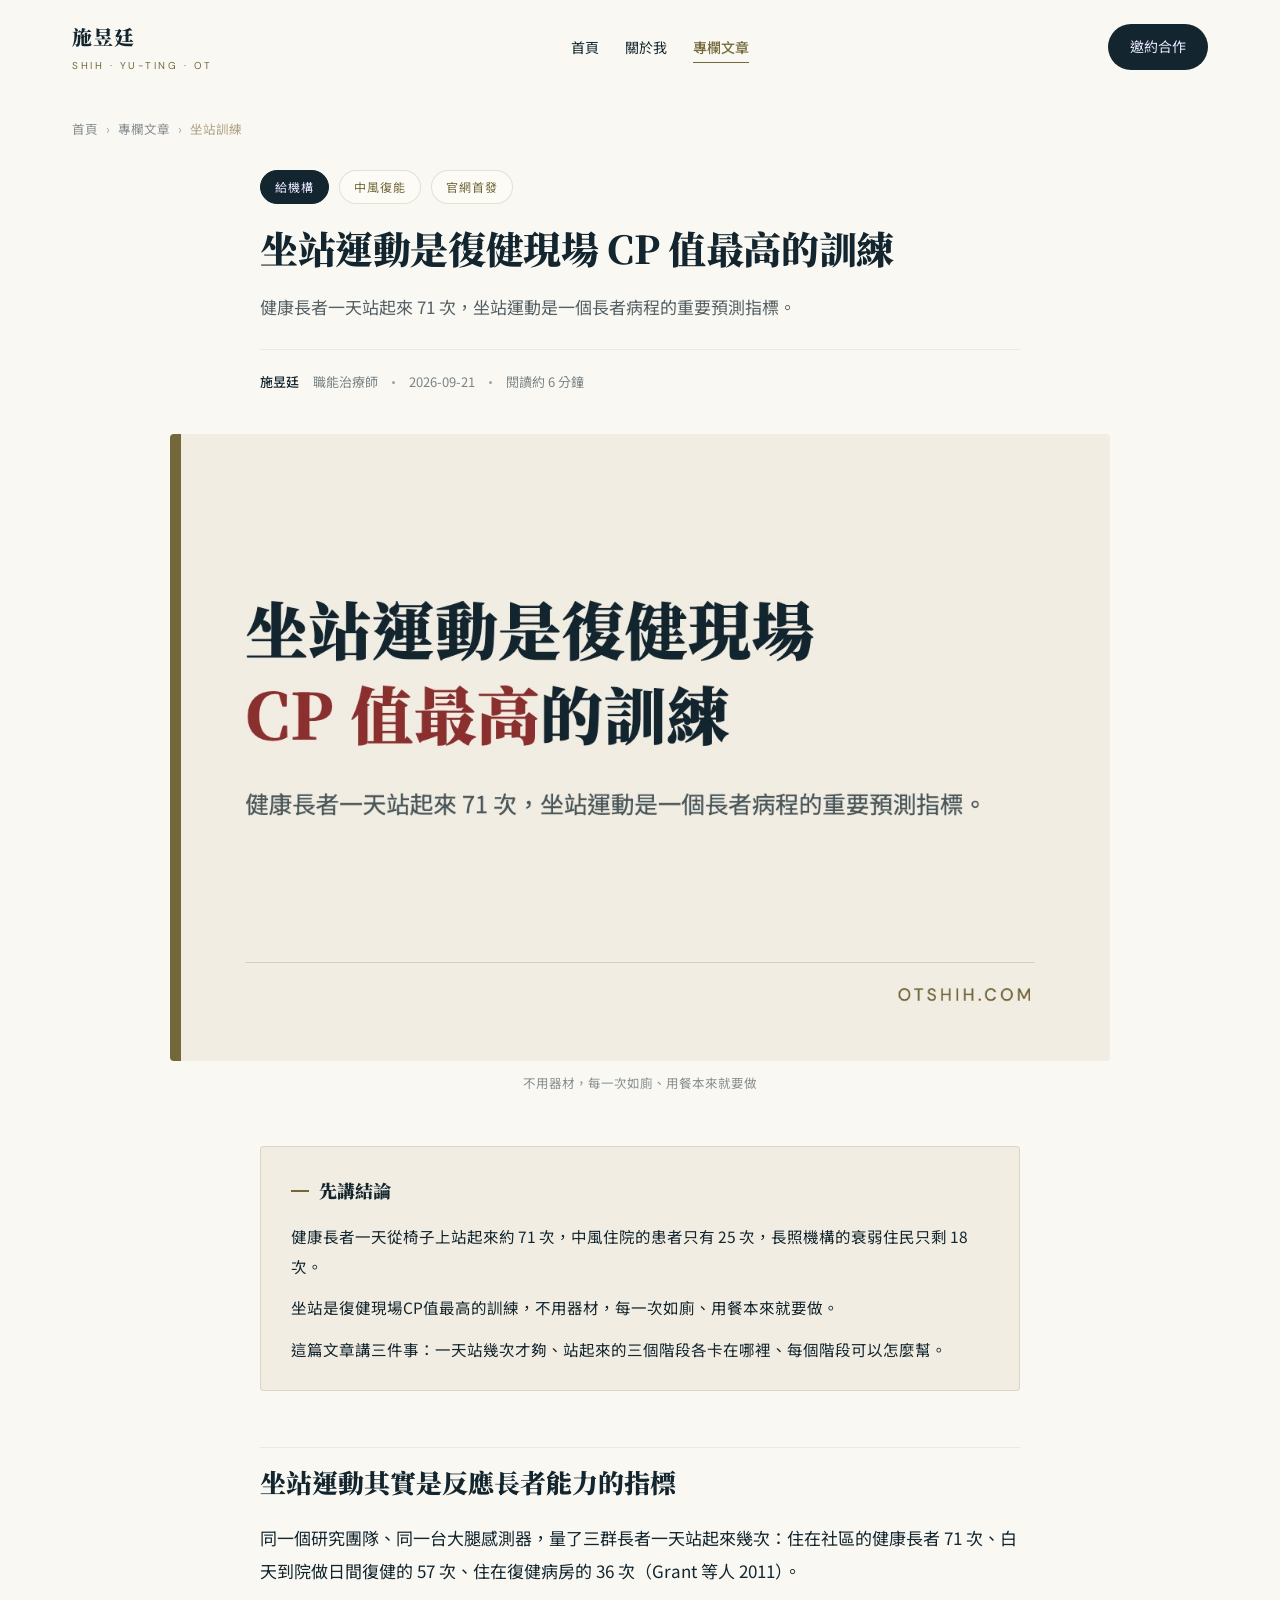
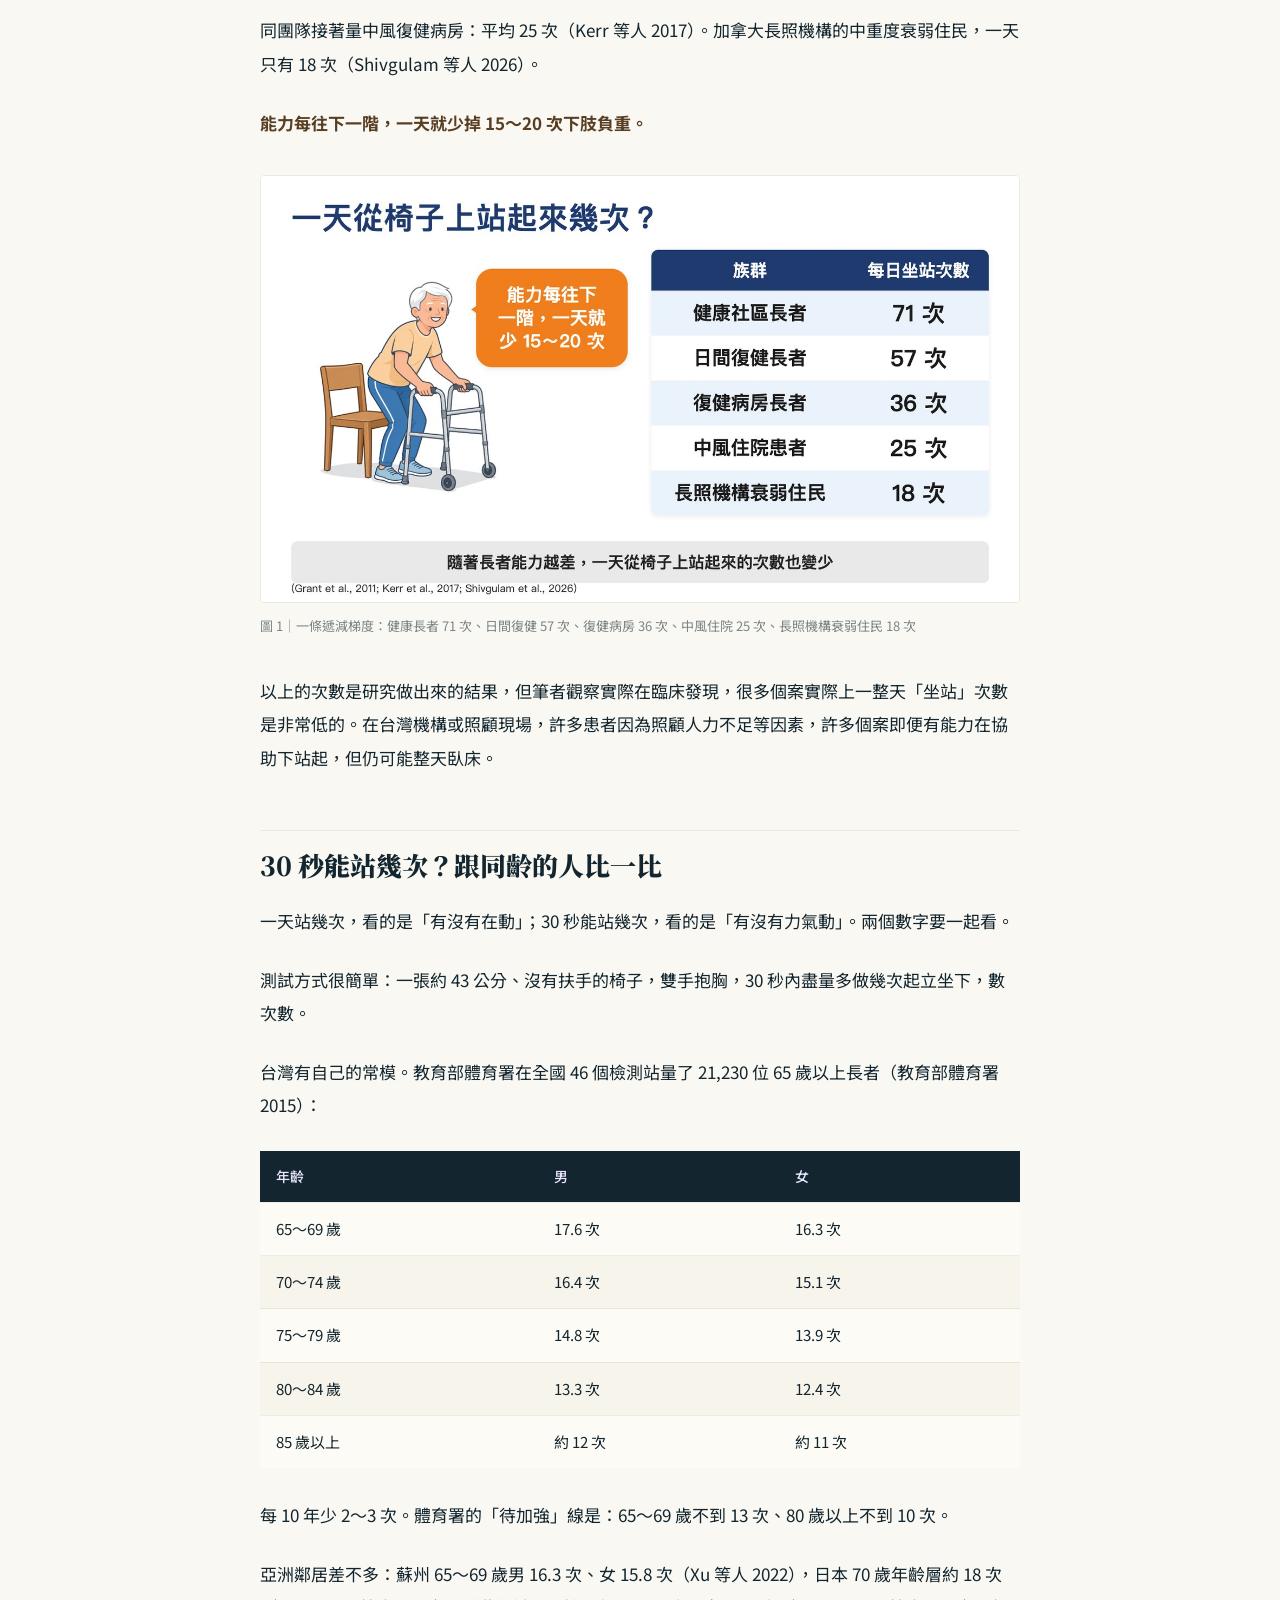
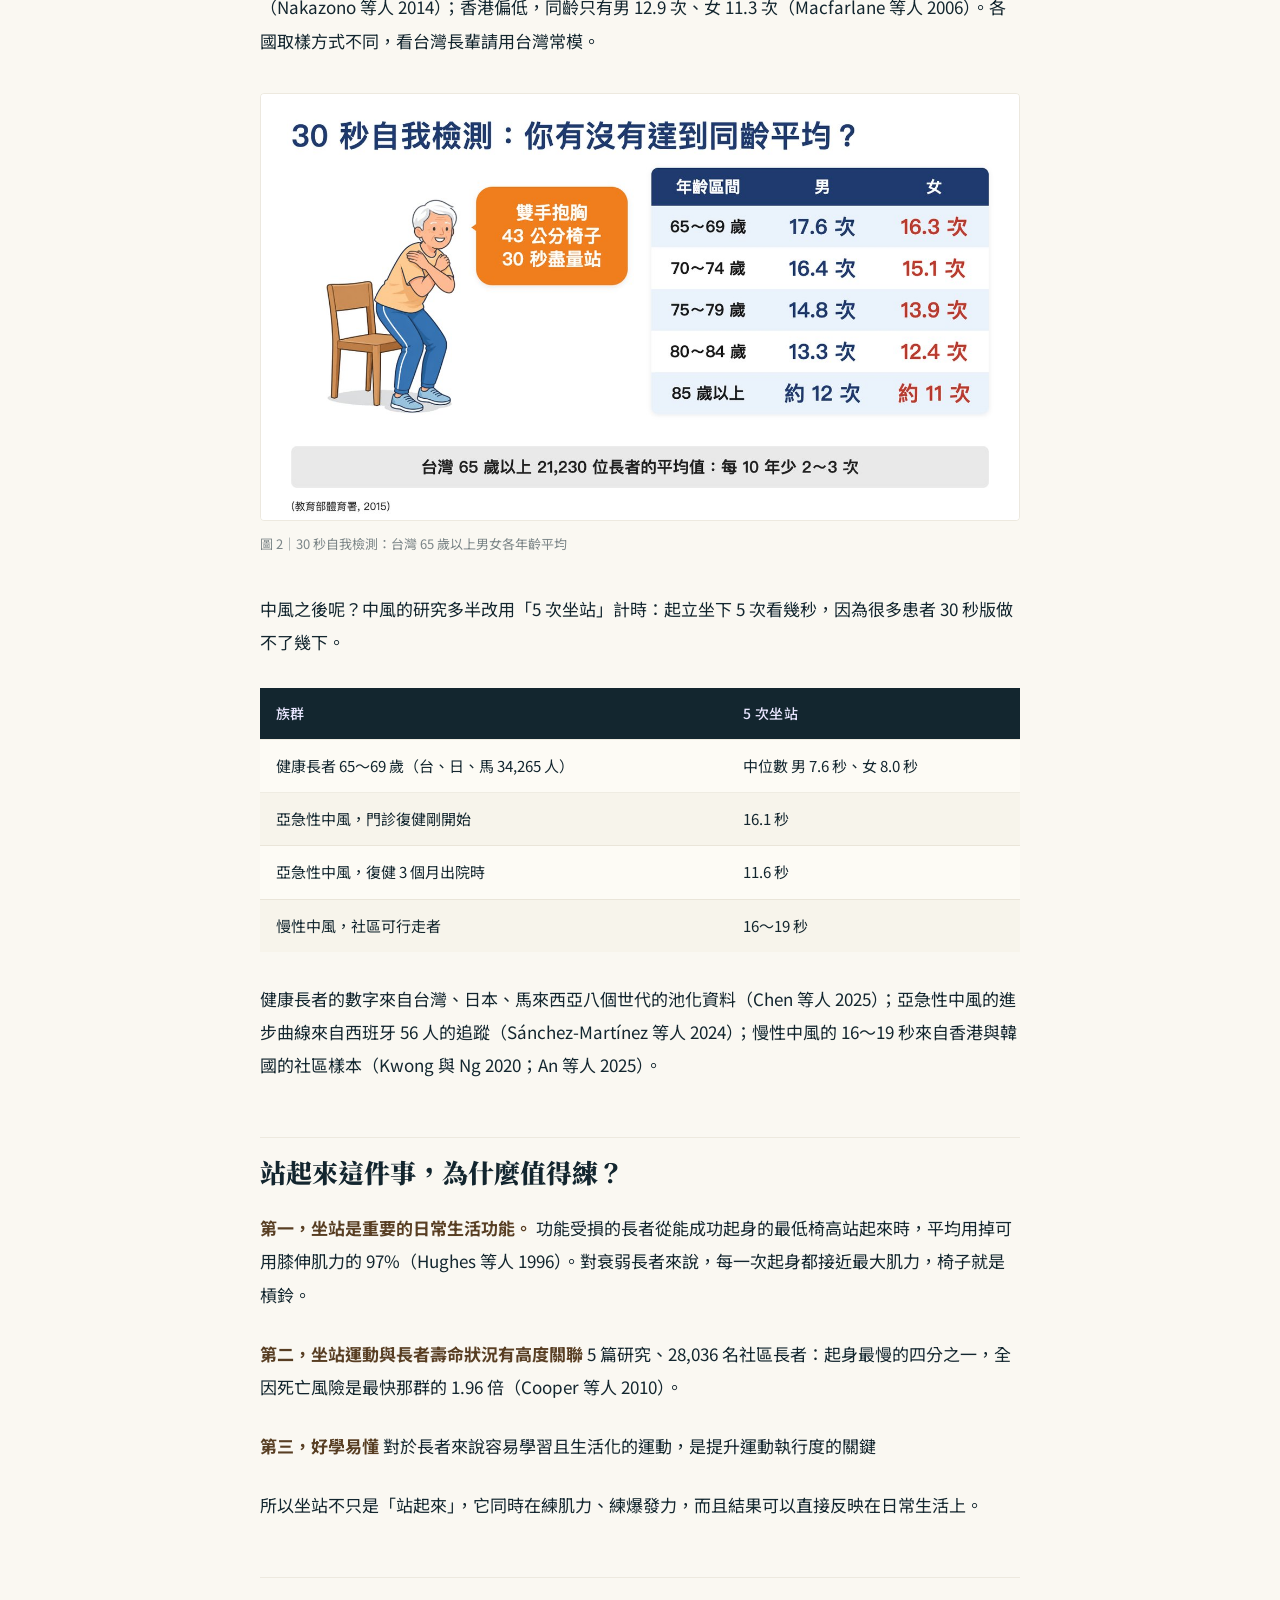
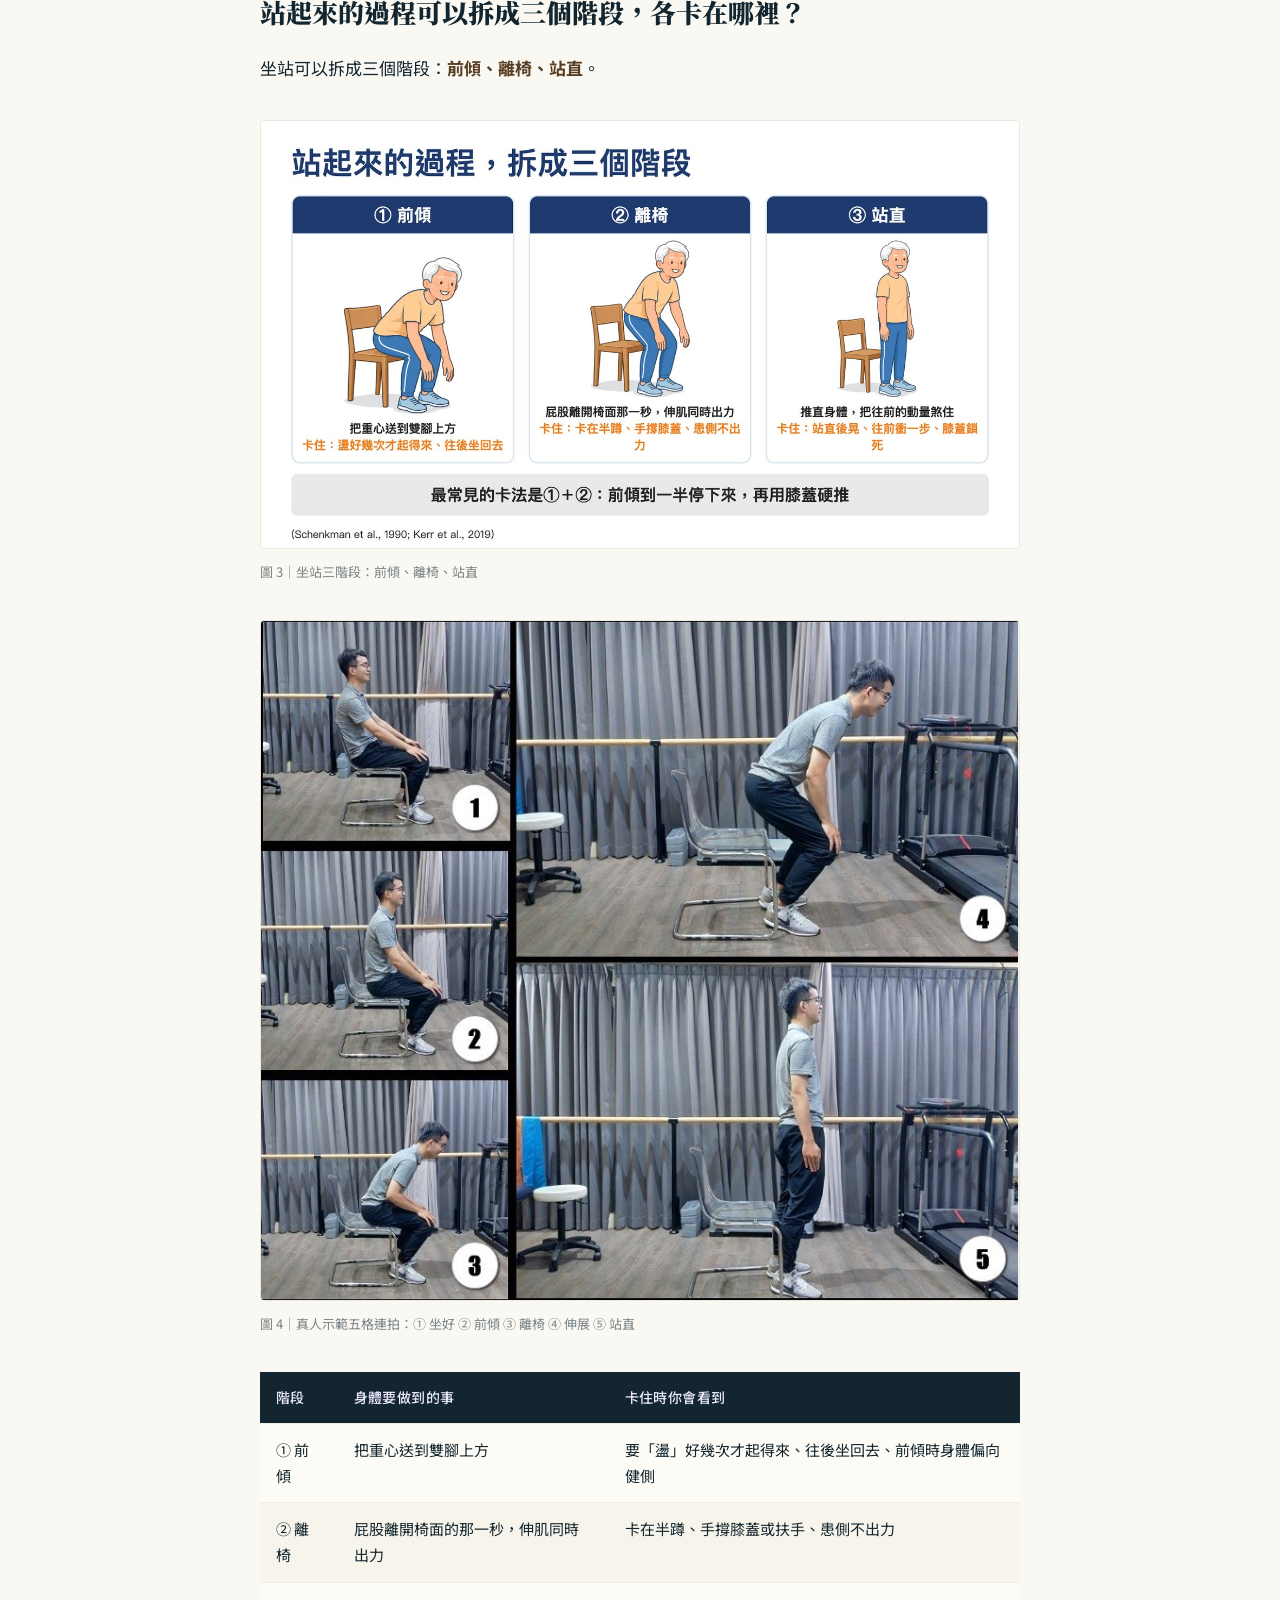
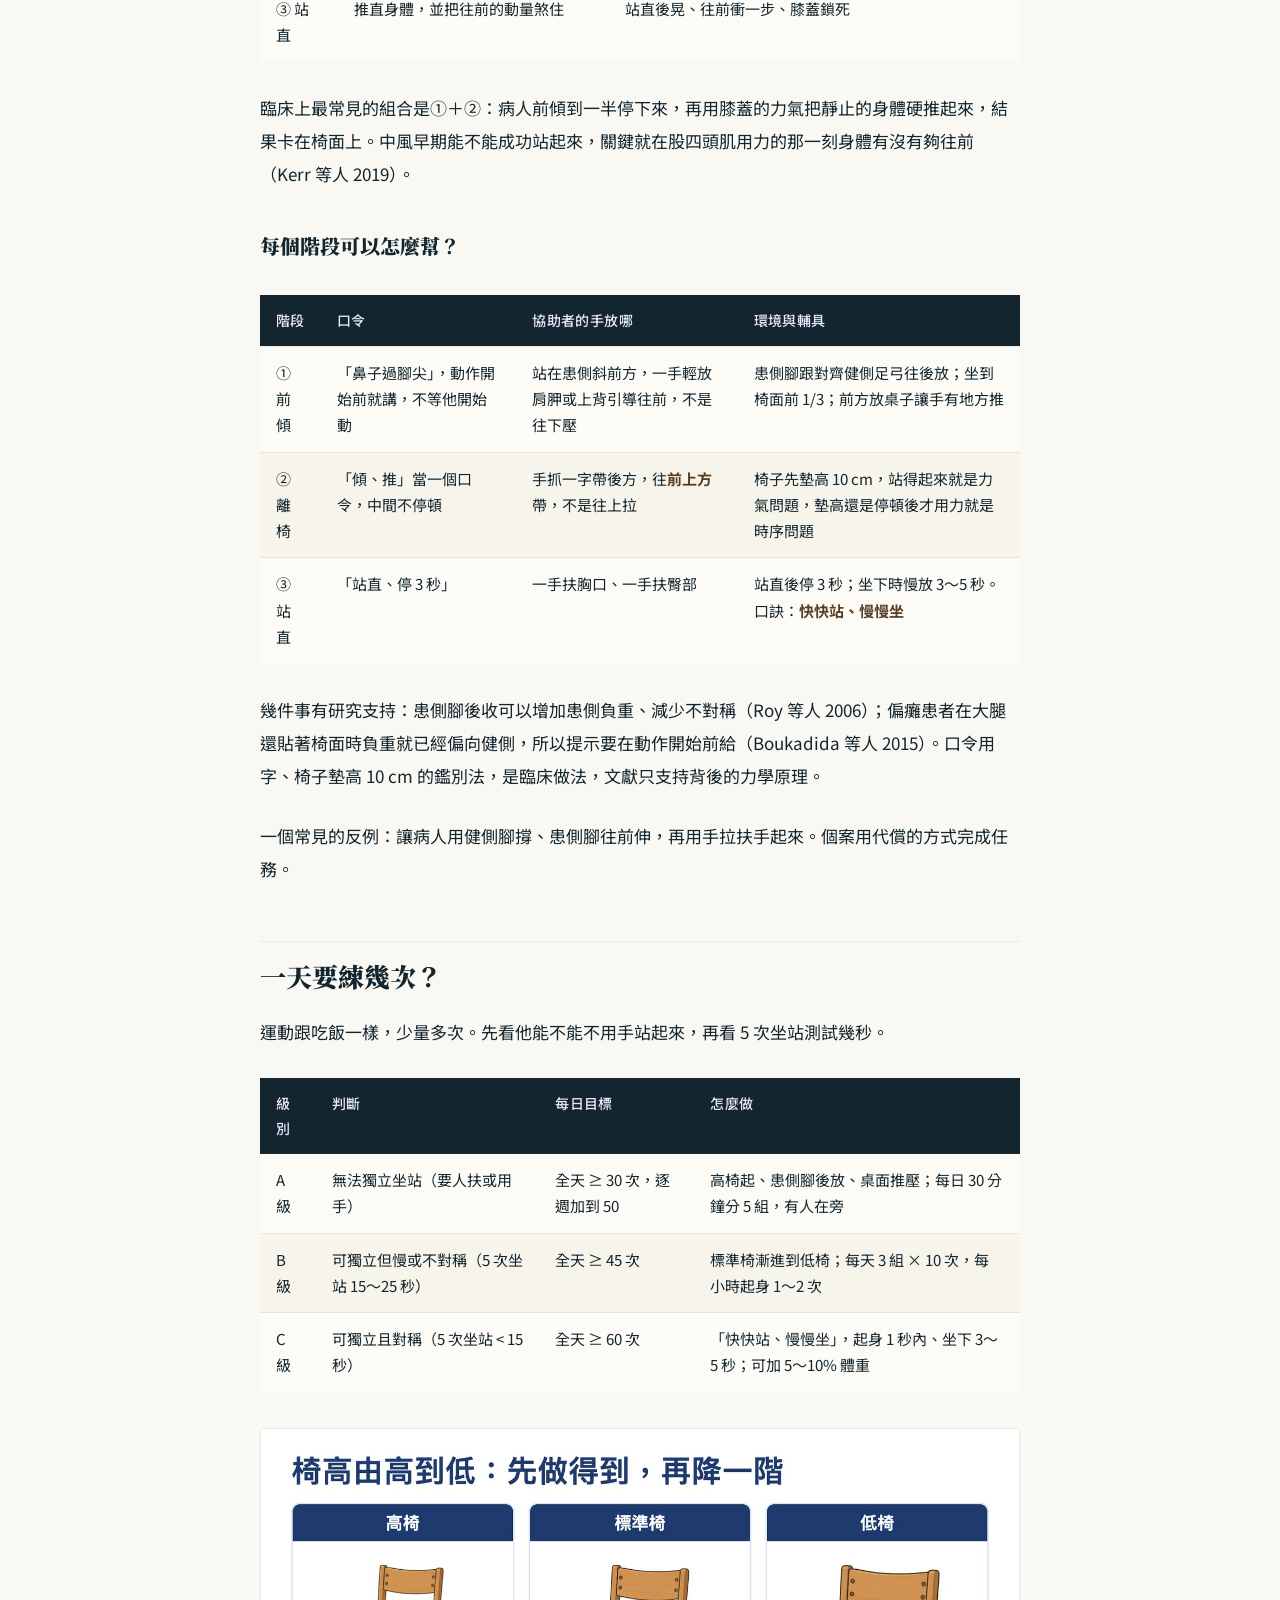
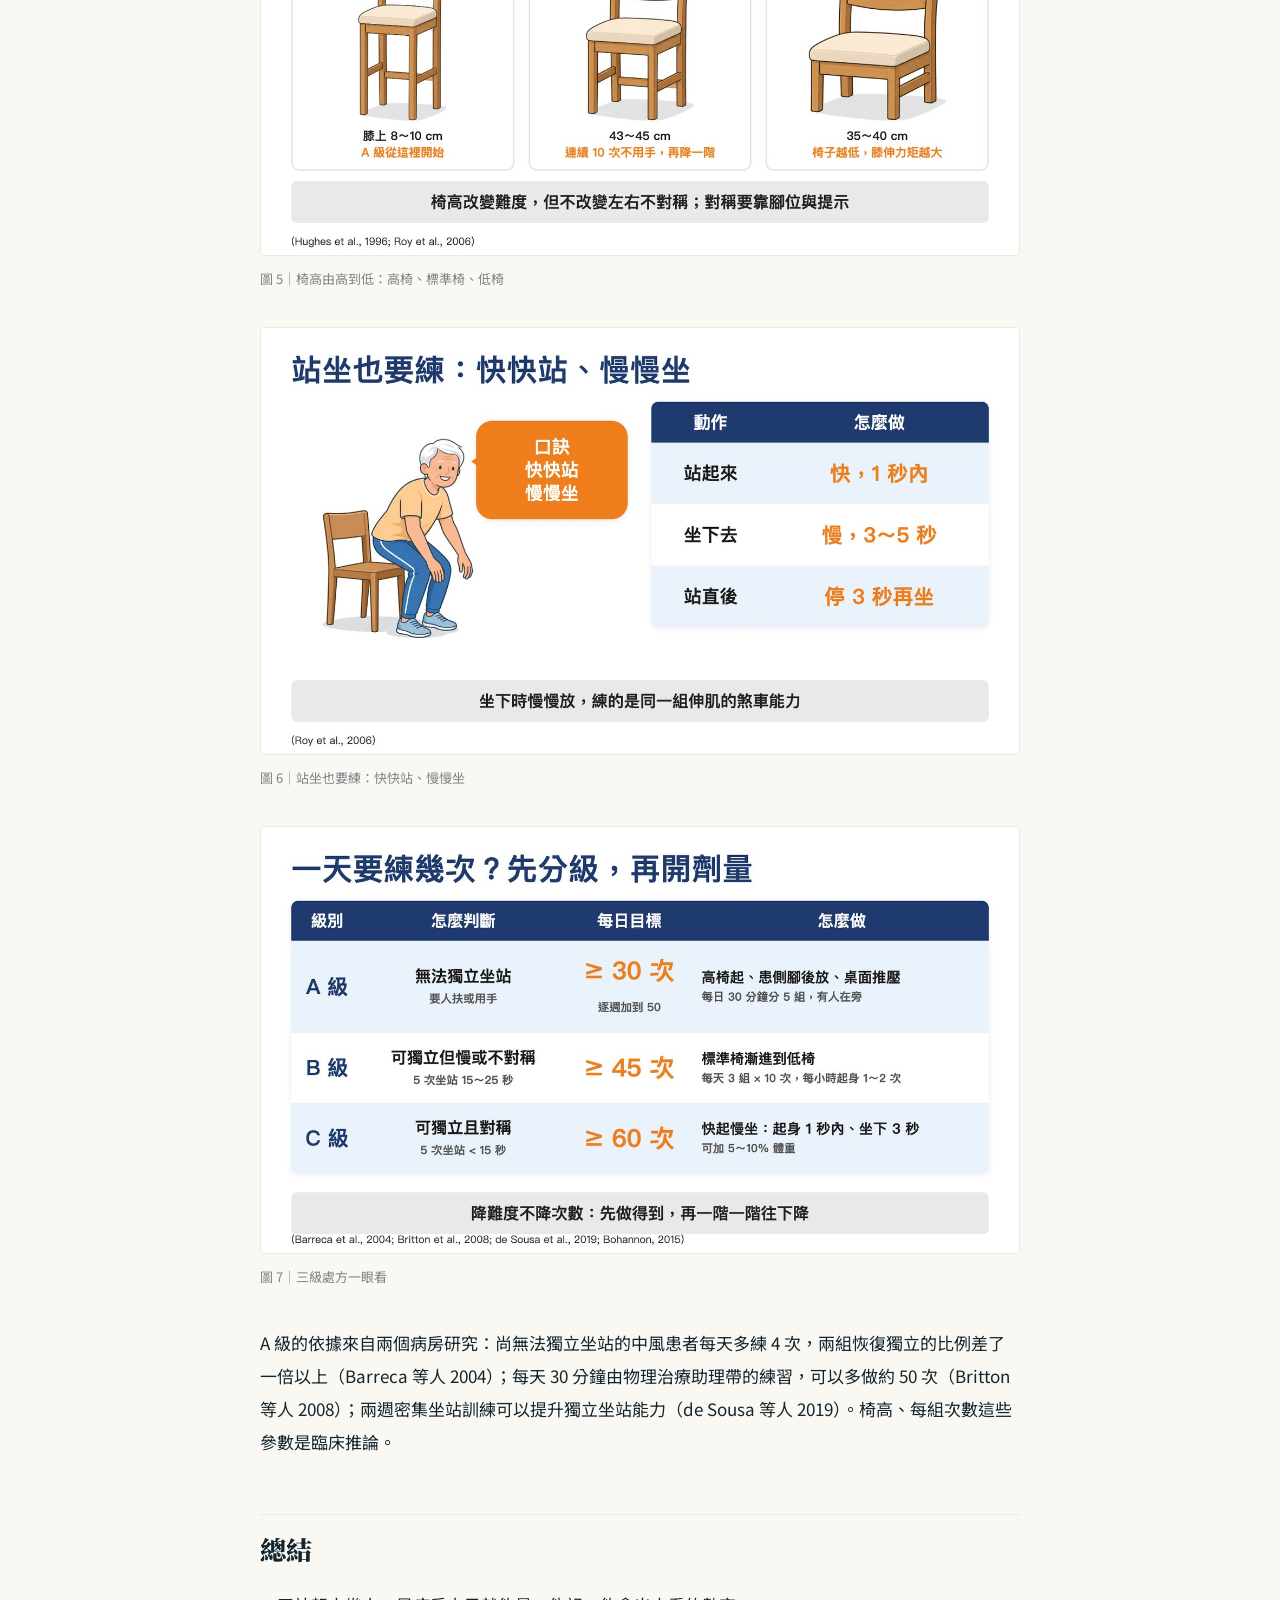
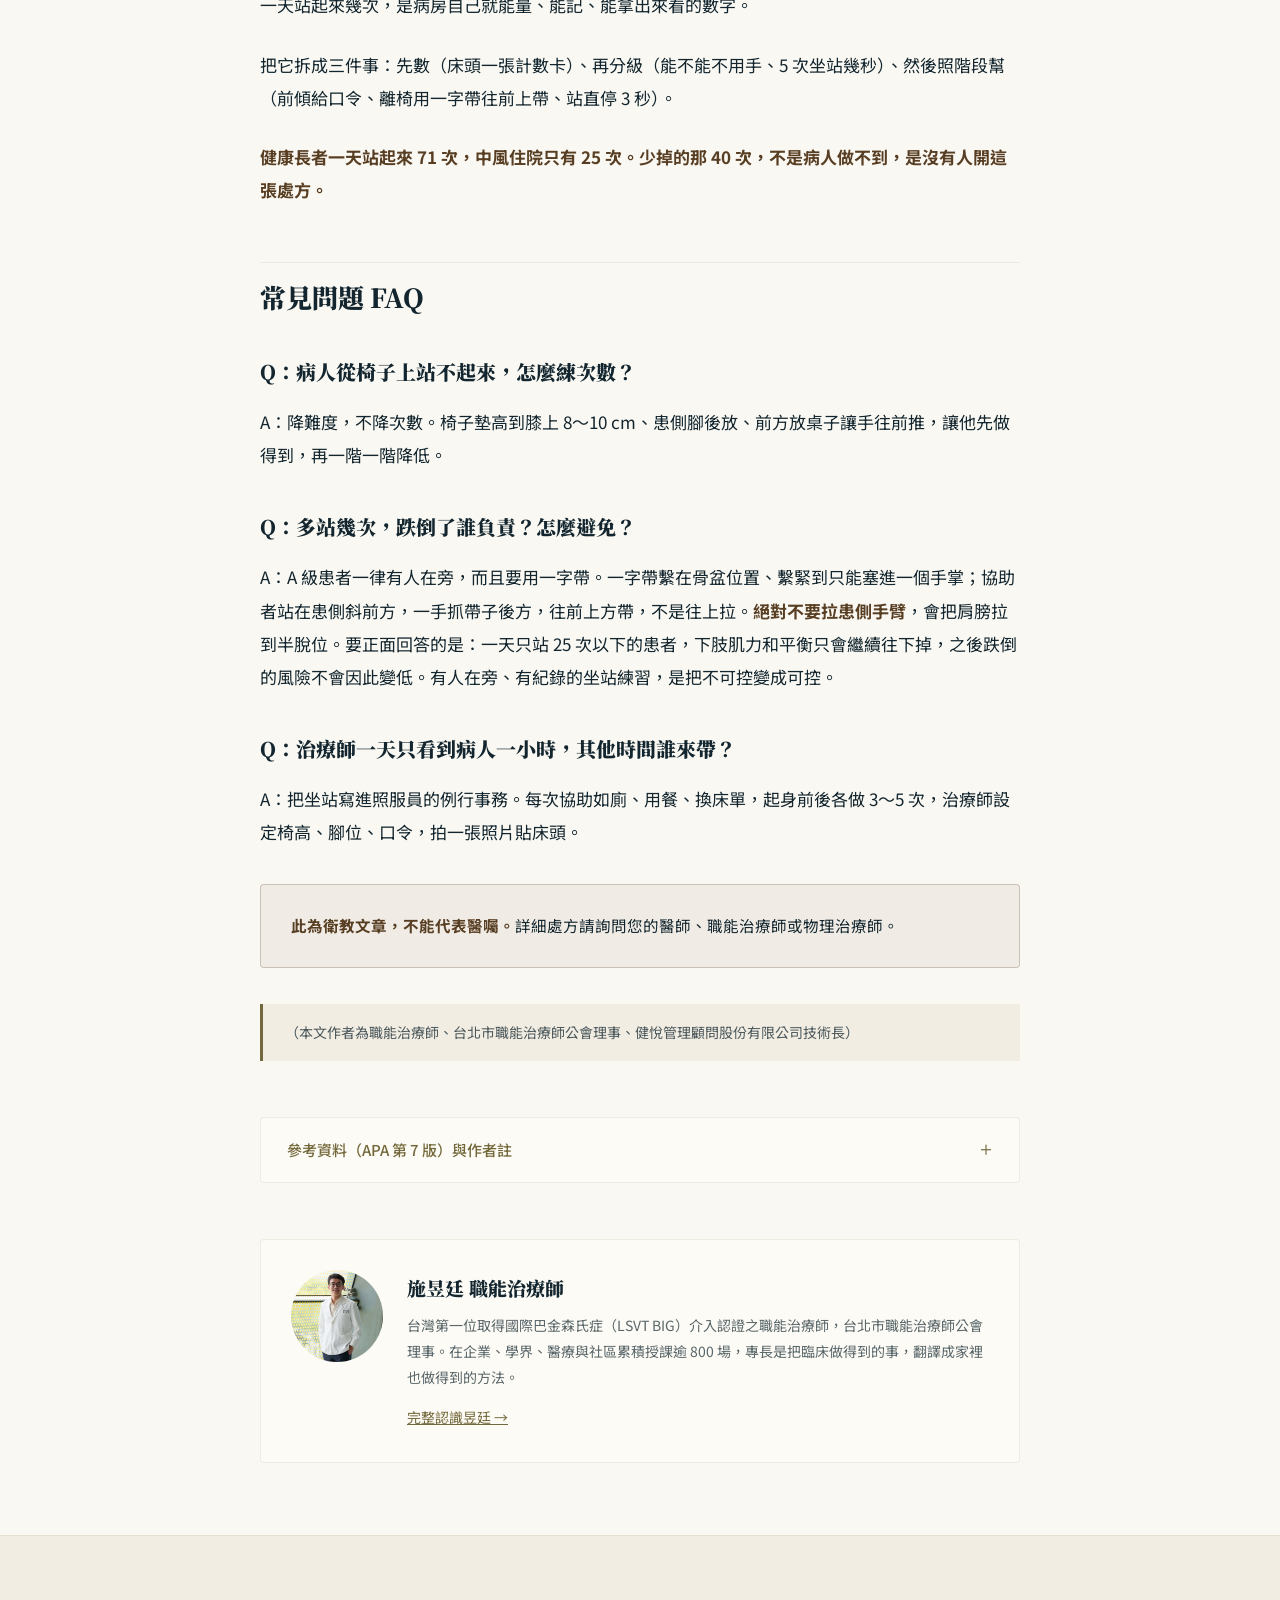
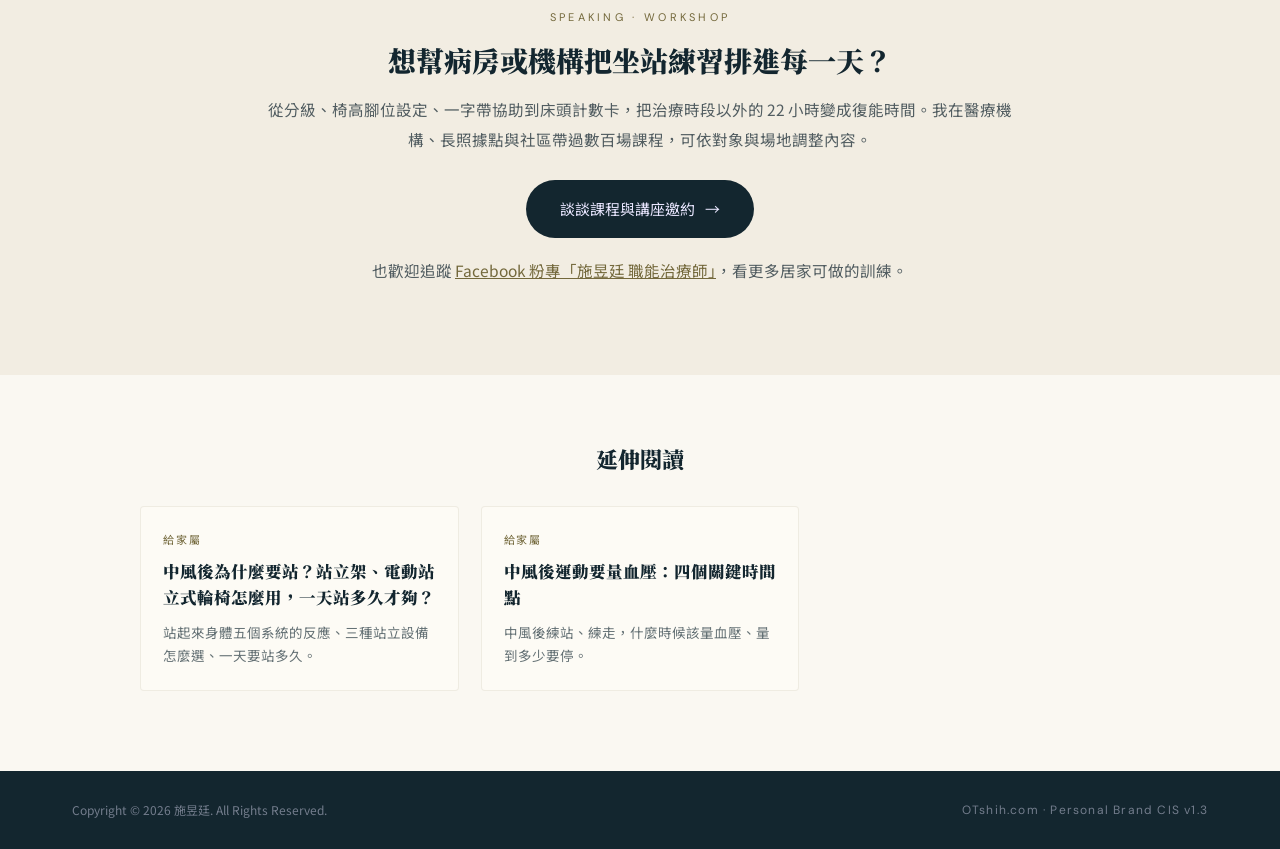
<file: articles/stroke-sit-to-stand/index.html>
<!DOCTYPE html>
<html lang="zh-TW">
<head>
  <meta charset="UTF-8">
  <meta name="viewport" content="width=device-width, initial-scale=1.0">
  <title>坐站運動是復健現場 CP 值最高的訓練｜施昱廷 職能治療師</title>
  <meta name="description" content="健康長者一天站起來 71 次，坐站運動是長者病程的重要預測指標。職能治療師整理台灣 30 秒坐站常模、坐站三階段各卡在哪裡、每個階段怎麼幫，以及 A／B／C 三級每日處方。">
  <meta name="author" content="施昱廷 Shih, Yu-Ting">
  <meta name="keywords" content="坐站訓練,中風 坐站,sit to stand,30秒坐站測試,30秒椅子坐立 常模,5次坐站,中風 復健 站起來,長者 肌力 測試,一字帶 轉位,復能">
  <link rel="canonical" href="https://otshih.com/articles/stroke-sit-to-stand/">
  <link rel="icon" href="/favicon.ico" sizes="32x32">
  <link rel="icon" href="/icon.svg" type="image/svg+xml">
  <link rel="apple-touch-icon" href="/apple-touch-icon.png">
  <link rel="manifest" href="/site.webmanifest">
  <meta property="og:type" content="article">
  <meta property="og:locale" content="zh_TW">
  <meta property="og:site_name" content="施昱廷個人品牌官網">
  <meta property="og:url" content="https://otshih.com/articles/stroke-sit-to-stand/">
  <meta property="og:title" content="坐站運動是復健現場 CP 值最高的訓練">
  <meta property="og:description" content="健康長者一天站起來 71 次，坐站運動是長者病程的重要預測指標。職能治療師整理台灣 30 秒坐站常模、坐站三階段各卡在哪裡、每個階段怎麼幫，以及 A／B／C 三級每日處方。">
  <meta property="og:image" content="https://otshih.com/assets/articles/sts-cover.jpg">
  <meta property="article:published_time" content="2026-09-21">
  <meta property="article:author" content="施昱廷">
  <meta name="theme-color" content="#13262F">
  <link rel="preconnect" href="https://fonts.googleapis.com">
  <link rel="preconnect" href="https://fonts.gstatic.com" crossorigin>
  <link href="https://fonts.googleapis.com/css2?family=DM+Sans:wght@300;400;500&family=Noto+Serif+TC:wght@600;900&family=Noto+Sans+TC:wght@300;400;500;700&display=swap" rel="stylesheet">
  <link rel="stylesheet" href="/assets/article.css?v=20260802">
  <script type="application/ld+json">
  {
    "@context": "https://schema.org",
    "@type": "Article",
    "headline": "坐站運動是復健現場 CP 值最高的訓練",
    "description": "健康長者一天站起來 71 次，坐站運動是長者病程的重要預測指標。職能治療師整理台灣 30 秒坐站常模、坐站三階段各卡在哪裡、每個階段怎麼幫，以及 A／B／C 三級每日處方。",
    "image": "https://otshih.com/assets/articles/sts-cover.jpg",
    "datePublished": "2026-09-21",
    "dateModified": "2026-09-21",
    "inLanguage": "zh-TW",
    "author": { "@type": "Person", "name": "施昱廷", "jobTitle": "職能治療師", "url": "https://otshih.com/about/" },
    "publisher": { "@type": "Person", "name": "施昱廷", "url": "https://otshih.com/" },
    "mainEntityOfPage": { "@type": "WebPage", "@id": "https://otshih.com/articles/stroke-sit-to-stand/" },
    "about": ["中風復健", "坐站訓練", "長者體適能"]
  }
  </script>
  <script type="application/ld+json">
  {
  "@context": "https://schema.org",
  "@type": "FAQPage",
  "mainEntity": [
    {
      "@type": "Question",
      "name": "病人從椅子上站不起來，怎麼練次數？",
      "acceptedAnswer": {
        "@type": "Answer",
        "text": "降難度，不降次數。椅子墊高到膝上 8～10 cm、患側腳後放、前方放桌子讓手往前推，讓他先做得到，再一階一階降低。"
      }
    },
    {
      "@type": "Question",
      "name": "多站幾次，跌倒了誰負責？怎麼避免？",
      "acceptedAnswer": {
        "@type": "Answer",
        "text": "A 級患者一律有人在旁，而且要用一字帶。一字帶繫在骨盆位置、繫緊到只能塞進一個手掌；協助者站在患側斜前方，一手抓帶子後方，往前上方帶，不是往上拉。絕對不要拉患側手臂，會把肩膀拉到半脫位。要正面回答的是：一天只站 25 次以下的患者，下肢肌力和平衡只會繼續往下掉，之後跌倒的風險不會因此變低。有人在旁、有紀錄的坐站練習，是把不可控變成可控。"
      }
    },
    {
      "@type": "Question",
      "name": "治療師一天只看到病人一小時，其他時間誰來帶？",
      "acceptedAnswer": {
        "@type": "Answer",
        "text": "把坐站寫進照服員的例行事務。每次協助如廁、用餐、換床單，起身前後各做 3～5 次，治療師設定椅高、腳位、口令，拍一張照片貼床頭。"
      }
    }
  ]
}
  </script>
  <script type="application/ld+json">
  {
    "@context": "https://schema.org",
    "@type": "BreadcrumbList",
    "itemListElement": [
      { "@type": "ListItem", "position": 1, "name": "首頁", "item": "https://otshih.com/" },
      { "@type": "ListItem", "position": 2, "name": "專欄文章", "item": "https://otshih.com/articles/" },
      { "@type": "ListItem", "position": 3, "name": "坐站運動是復健現場 CP 值最高的訓練", "item": "https://otshih.com/articles/stroke-sit-to-stand/" }
    ]
  }
  </script>
</head>
<body>

  <nav class="topbar" id="topnav">
    <div class="container">
      <a href="/" class="brand">
        <span class="brand-name">施昱廷</span>
        <span class="brand-sub">SHIH · YU-TING · OT</span>
      </a>
      <ul class="nav-links">
        <li><a href="/">首頁</a></li>
        <li><a href="/about/">關於我</a></li>
        <li><a href="/articles/" class="active">專欄文章</a></li>
      </ul>
      <a href="/#contact" class="nav-cta">邀約合作</a>
    </div>
  </nav>

  <div class="container">
    <nav class="breadcrumb" aria-label="麵包屑">
      <a href="/">首頁</a><span>›</span><a href="/articles/">專欄文章</a><span>›</span><span>坐站訓練</span>
    </nav>
  </div>

  <header class="article-head">
    <div class="container">
      <div class="wrap">
        <div class="tag-row">
          <span class="tag audience-b">給機構</span>
          <span class="tag">中風復能</span>
          <span class="tag">官網首發</span>
        </div>
        <h1 class="article-h1">坐站運動是復健現場 CP 值最高的訓練</h1>
        <p class="article-lede">健康長者一天站起來 71 次，坐站運動是一個長者病程的重要預測指標。</p>
        <div class="byline">
          <strong>施昱廷</strong> 職能治療師
          <span class="dot"></span><span>2026-09-21</span>
          <span class="dot"></span><span>閱讀約 6 分鐘</span>
        </div>
      </div>
    </div>
  </header>

  <div class="container">
    <figure class="cover-figure">
      <img src="/assets/articles/sts-cover.jpg" alt="坐站運動是復健現場 CP 值最高的訓練">
      <figcaption>不用器材，每一次如廁、用餐本來就要做</figcaption>
    </figure>

    <article class="prose">

      <div class="callout"><h4>先講結論</h4><p>健康長者一天從椅子上站起來約 71 次，中風住院的患者只有 25 次，長照機構的衰弱住民只剩 18 次。</p><p>坐站是復健現場CP值最高的訓練，不用器材，每一次如廁、用餐本來就要做。</p><p>這篇文章講三件事：一天站幾次才夠、站起來的三個階段各卡在哪裡、每個階段可以怎麼幫。</p></div>

      <h2>坐站運動其實是反應長者能力的指標</h2>

      <p>同一個研究團隊、同一台大腿感測器，量了三群長者一天站起來幾次：住在社區的健康長者 71 次、白天到院做日間復健的 57 次、住在復健病房的 36 次（<a href="https://doi.org/10.1007/BF03325239" target="_blank" rel="noopener">Grant 等人 2011</a>）。</p>

      <p>同團隊接著量中風復健病房：平均 25 次（<a href="https://doi.org/10.1080/10749357.2017.1374687" target="_blank" rel="noopener">Kerr 等人 2017</a>）。加拿大長照機構的中重度衰弱住民，一天只有 18 次（<a href="https://doi.org/10.1016/j.exger.2025.112971" target="_blank" rel="noopener">Shivgulam 等人 2026</a>）。</p>

      <p><strong>能力每往下一階，一天就少掉 15～20 次下肢負重。</strong></p>

      <figure><img src="/assets/articles/sts-fig1.jpg" alt="一條遞減梯度：健康長者 71 次、日間復健 57 次、復健病房 36 次、中風住院 25 次、長照機構衰弱住民 18 次" loading="lazy"><figcaption>圖 1｜一條遞減梯度：健康長者 71 次、日間復健 57 次、復健病房 36 次、中風住院 25 次、長照機構衰弱住民 18 次</figcaption></figure>

      <p>以上的次數是研究做出來的結果，但筆者觀察實際在臨床發現，很多個案實際上一整天「坐站」次數是非常低的。在台灣機構或照顧現場，許多患者因為照顧人力不足等因素，許多個案即便有能力在協助下站起，但仍可能整天臥床。</p>

      <h2>30 秒能站幾次？跟同齡的人比一比</h2>

      <p>一天站幾次，看的是「有沒有在動」；30 秒能站幾次，看的是「有沒有力氣動」。兩個數字要一起看。</p>

      <p>測試方式很簡單：一張約 43 公分、沒有扶手的椅子，雙手抱胸，30 秒內盡量多做幾次起立坐下，數次數。</p>

      <p>台灣有自己的常模。教育部體育署在全國 46 個檢測站量了 21,230 位 65 歲以上長者（<a href="https://ws.sports.gov.tw/Download.ashx?u=L0ZTMDEvRmlsZVBhdGgvMS9yZWxmaWxlLzI1LzMwMzYvMDk1NDg0MzktZmUyZi00ZDg4LTg2NGEtNTYwOGIyODg4ZmVhLnBkZg%3D%3D" target="_blank" rel="noopener">教育部體育署 2015</a>）：</p>

      <div class="table-wrap"><table><thead><tr><th>年齡</th><th>男</th><th>女</th></tr></thead><tbody><tr><td>65～69 歲</td><td>17.6 次</td><td>16.3 次</td></tr><tr><td>70～74 歲</td><td>16.4 次</td><td>15.1 次</td></tr><tr><td>75～79 歲</td><td>14.8 次</td><td>13.9 次</td></tr><tr><td>80～84 歲</td><td>13.3 次</td><td>12.4 次</td></tr><tr><td>85 歲以上</td><td>約 12 次</td><td>約 11 次</td></tr></tbody></table></div>

      <p>每 10 年少 2～3 次。體育署的「待加強」線是：65～69 歲不到 13 次、80 歲以上不到 10 次。</p>

      <p>亞洲鄰居差不多：蘇州 65～69 歲男 16.3 次、女 15.8 次（<a href="https://doi.org/10.3389/fphys.2022.1063888" target="_blank" rel="noopener">Xu 等人 2022</a>），日本 70 歲年齡層約 18 次（<a href="https://doi.org/10.1589/jpts.26.1729" target="_blank" rel="noopener">Nakazono 等人 2014</a>）；香港偏低，同齡只有男 12.9 次、女 11.3 次（<a href="https://doi.org/10.1002/ajhb.20503" target="_blank" rel="noopener">Macfarlane 等人 2006</a>）。各國取樣方式不同，看台灣長輩請用台灣常模。</p>

      <figure><img src="/assets/articles/sts-fig2.jpg" alt="30 秒自我檢測：台灣 65 歲以上男女各年齡平均" loading="lazy"><figcaption>圖 2｜30 秒自我檢測：台灣 65 歲以上男女各年齡平均</figcaption></figure>

      <p>中風之後呢？中風的研究多半改用「5 次坐站」計時：起立坐下 5 次看幾秒，因為很多患者 30 秒版做不了幾下。</p>

      <div class="table-wrap"><table><thead><tr><th>族群</th><th>5 次坐站</th></tr></thead><tbody><tr><td>健康長者 65～69 歲（台、日、馬 34,265 人）</td><td>中位數 男 7.6 秒、女 8.0 秒</td></tr><tr><td>亞急性中風，門診復健剛開始</td><td>16.1 秒</td></tr><tr><td>亞急性中風，復健 3 個月出院時</td><td>11.6 秒</td></tr><tr><td>慢性中風，社區可行走者</td><td>16～19 秒</td></tr></tbody></table></div>

      <p>健康長者的數字來自台灣、日本、馬來西亞八個世代的池化資料（<a href="https://doi.org/10.1002/jcsm.13731" target="_blank" rel="noopener">Chen 等人 2025</a>）；亞急性中風的進步曲線來自西班牙 56 人的追蹤（<a href="https://doi.org/10.3390/diagnostics14050521" target="_blank" rel="noopener">Sánchez-Martínez 等人 2024</a>）；慢性中風的 16～19 秒來自香港與韓國的社區樣本（<a href="https://doi.org/10.1155/2020/7859391" target="_blank" rel="noopener">Kwong 與 Ng 2020</a>；<a href="https://doi.org/10.3390/jcm14207358" target="_blank" rel="noopener">An 等人 2025</a>）。</p>

      <h2>站起來這件事，為什麼值得練？</h2>

      <p><strong>第一，坐站是重要的日常生活功能。</strong> 功能受損的長者從能成功起身的最低椅高站起來時，平均用掉可用膝伸肌力的 97%（<a href="https://doi.org/10.1016/S0021-9290(96)80001-7" target="_blank" rel="noopener">Hughes 等人 1996</a>）。對衰弱長者來說，每一次起身都接近最大肌力，椅子就是槓鈴。</p>

      <p><strong>第二，坐站運動與長者壽命狀況有高度關聯</strong> 5 篇研究、28,036 名社區長者：起身最慢的四分之一，全因死亡風險是最快那群的 1.96 倍（<a href="https://doi.org/10.1136/bmj.c4467" target="_blank" rel="noopener">Cooper 等人 2010</a>）。</p>

      <p><strong>第三，好學易懂</strong> 對於長者來說容易學習且生活化的運動，是提升運動執行度的關鍵 </p>

      <p>所以坐站不只是「站起來」，它同時在練肌力、練爆發力，而且結果可以直接反映在日常生活上。</p>

      <h2>站起來的過程可以拆成三個階段，各卡在哪裡？</h2>

      <p>坐站可以拆成三個階段：<strong>前傾、離椅、站直</strong>。</p>

      <figure><img src="/assets/articles/sts-fig3.jpg" alt="坐站三階段：前傾、離椅、站直" loading="lazy"><figcaption>圖 3｜坐站三階段：前傾、離椅、站直</figcaption></figure>

      <figure><img src="/assets/articles/sts-fig4.jpg" alt="真人示範五格連拍：① 坐好 ② 前傾 ③ 離椅 ④ 伸展 ⑤ 站直" loading="lazy"><figcaption>圖 4｜真人示範五格連拍：① 坐好 ② 前傾 ③ 離椅 ④ 伸展 ⑤ 站直</figcaption></figure>

      <div class="table-wrap"><table><thead><tr><th>階段</th><th>身體要做到的事</th><th>卡住時你會看到</th></tr></thead><tbody><tr><td>① 前傾</td><td>把重心送到雙腳上方</td><td>要「盪」好幾次才起得來、往後坐回去、前傾時身體偏向健側</td></tr><tr><td>② 離椅</td><td>屁股離開椅面的那一秒，伸肌同時出力</td><td>卡在半蹲、手撐膝蓋或扶手、患側不出力</td></tr><tr><td>③ 站直</td><td>推直身體，並把往前的動量煞住</td><td>站直後晃、往前衝一步、膝蓋鎖死</td></tr></tbody></table></div>

      <p>臨床上最常見的組合是①＋②：病人前傾到一半停下來，再用膝蓋的力氣把靜止的身體硬推起來，結果卡在椅面上。中風早期能不能成功站起來，關鍵就在股四頭肌用力的那一刻身體有沒有夠往前（<a href="https://doi.org/10.1177/1545968319846119" target="_blank" rel="noopener">Kerr 等人 2019</a>）。</p>

      <h3>每個階段可以怎麼幫？</h3>

      <div class="table-wrap"><table><thead><tr><th>階段</th><th>口令</th><th>協助者的手放哪</th><th>環境與輔具</th></tr></thead><tbody><tr><td>① 前傾</td><td>「鼻子過腳尖」，動作開始前就講，不等他開始動</td><td>站在患側斜前方，一手輕放肩胛或上背引導往前，不是往下壓</td><td>患側腳跟對齊健側足弓往後放；坐到椅面前 1/3；前方放桌子讓手有地方推</td></tr><tr><td>② 離椅</td><td>「傾、推」當一個口令，中間不停頓</td><td>手抓一字帶後方，往<strong>前上方</strong>帶，不是往上拉</td><td>椅子先墊高 10 cm，站得起來就是力氣問題，墊高還是停頓後才用力就是時序問題</td></tr><tr><td>③ 站直</td><td>「站直、停 3 秒」</td><td>一手扶胸口、一手扶臀部</td><td>站直後停 3 秒；坐下時慢放 3～5 秒。口訣：<strong>快快站、慢慢坐</strong></td></tr></tbody></table></div>

      <p>幾件事有研究支持：患側腳後收可以增加患側負重、減少不對稱（<a href="https://doi.org/10.1016/j.clinbiomech.2006.01.007" target="_blank" rel="noopener">Roy 等人 2006</a>）；偏癱患者在大腿還貼著椅面時負重就已經偏向健側，所以提示要在動作開始前給（<a href="https://doi.org/10.1016/j.rehab.2015.04.007" target="_blank" rel="noopener">Boukadida 等人 2015</a>）。口令用字、椅子墊高 10 cm 的鑑別法，是臨床做法，文獻只支持背後的力學原理。</p>

      <p>一個常見的反例：讓病人用健側腳撐、患側腳往前伸，再用手拉扶手起來。個案用代償的方式完成任務。</p>

      <h2>一天要練幾次？</h2>

      <p>運動跟吃飯一樣，少量多次。先看他能不能不用手站起來，再看 5 次坐站測試幾秒。</p>

      <div class="table-wrap"><table><thead><tr><th>級別</th><th>判斷</th><th>每日目標</th><th>怎麼做</th></tr></thead><tbody><tr><td>A 級</td><td>無法獨立坐站（要人扶或用手）</td><td>全天 ≥ 30 次，逐週加到 50</td><td>高椅起、患側腳後放、桌面推壓；每日 30 分鐘分 5 組，有人在旁</td></tr><tr><td>B 級</td><td>可獨立但慢或不對稱（5 次坐站 15～25 秒）</td><td>全天 ≥ 45 次</td><td>標準椅漸進到低椅；每天 3 組 × 10 次，每小時起身 1～2 次</td></tr><tr><td>C 級</td><td>可獨立且對稱（5 次坐站 &lt; 15 秒）</td><td>全天 ≥ 60 次</td><td>「快快站、慢慢坐」，起身 1 秒內、坐下 3～5 秒；可加 5～10% 體重</td></tr></tbody></table></div>

      <figure><img src="/assets/articles/sts-fig5.jpg" alt="椅高由高到低：高椅、標準椅、低椅" loading="lazy"><figcaption>圖 5｜椅高由高到低：高椅、標準椅、低椅</figcaption></figure>

      <figure><img src="/assets/articles/sts-fig6.jpg" alt="站坐也要練：快快站、慢慢坐" loading="lazy"><figcaption>圖 6｜站坐也要練：快快站、慢慢坐</figcaption></figure>

      <figure><img src="/assets/articles/sts-fig7.jpg" alt="三級處方一眼看" loading="lazy"><figcaption>圖 7｜三級處方一眼看</figcaption></figure>

      <p>A 級的依據來自兩個病房研究：尚無法獨立坐站的中風患者每天多練 4 次，兩組恢復獨立的比例差了一倍以上（<a href="https://doi.org/10.1519/00139143-200408000-00004" target="_blank" rel="noopener">Barreca 等人 2004</a>）；每天 30 分鐘由物理治療助理帶的練習，可以多做約 50 次（<a href="https://doi.org/10.1177/0269215507084644" target="_blank" rel="noopener">Britton 等人 2008</a>）；兩週密集坐站訓練可以提升獨立坐站能力（<a href="https://doi.org/10.1016/j.jphys.2019.05.007" target="_blank" rel="noopener">de Sousa 等人 2019</a>）。椅高、每組次數這些參數是臨床推論。</p>

      <h2>總結</h2>

      <p>一天站起來幾次，是病房自己就能量、能記、能拿出來看的數字。</p>

      <p>把它拆成三件事：先數（床頭一張計數卡）、再分級（能不能不用手、5 次坐站幾秒）、然後照階段幫（前傾給口令、離椅用一字帶往前上帶、站直停 3 秒）。</p>

      <p><strong>健康長者一天站起來 71 次，中風住院只有 25 次。少掉的那 40 次，不是病人做不到，是沒有人開這張處方。</strong></p>

      <h2>常見問題 FAQ</h2>

      <h3>Q：病人從椅子上站不起來，怎麼練次數？</h3>

      <p>A：降難度，不降次數。椅子墊高到膝上 8～10 cm、患側腳後放、前方放桌子讓手往前推，讓他先做得到，再一階一階降低。</p>

      <h3>Q：多站幾次，跌倒了誰負責？怎麼避免？</h3>

      <p>A：A 級患者一律有人在旁，而且要用一字帶。一字帶繫在骨盆位置、繫緊到只能塞進一個手掌；協助者站在患側斜前方，一手抓帶子後方，往前上方帶，不是往上拉。<strong>絕對不要拉患側手臂</strong>，會把肩膀拉到半脫位。要正面回答的是：一天只站 25 次以下的患者，下肢肌力和平衡只會繼續往下掉，之後跌倒的風險不會因此變低。有人在旁、有紀錄的坐站練習，是把不可控變成可控。</p>

      <h3>Q：治療師一天只看到病人一小時，其他時間誰來帶？</h3>

      <p>A：把坐站寫進照服員的例行事務。每次協助如廁、用餐、換床單，起身前後各做 3～5 次，治療師設定椅高、腳位、口令，拍一張照片貼床頭。</p>

      <div class="callout warn"><p><strong>此為衛教文章，不能代表醫囑。</strong>詳細處方請詢問您的醫師、職能治療師或物理治療師。</p></div>

      <p class="origin-note">（本文作者為職能治療師、台北市職能治療師公會理事、健悅管理顧問股份有限公司技術長）</p>

    </article>

    <div class="refs">
      <details>
        <summary>參考資料（APA 第 7 版）與作者註</summary>
        <div class="refs-body">
          <h5>參考資料</h5>
          <p>An, S., Lee, D., Park, D., &amp; Lee, K. (2025). Differences in functional performance and minimal detectable change according to levels of ankle plantar flexor spasticity in patients with chronic stroke. <em>Journal of Clinical Medicine, 14</em>(20), 7358. <a href="https://doi.org/10.3390/jcm14207358" target="_blank" rel="noopener">https://doi.org/10.3390/jcm14207358</a></p><p>Barreca, S., Sigouin, C. S., Lambert, C., &amp; Ansley, B. (2004). Effects of extra training on the ability of stroke survivors to perform an independent sit-to-stand: A randomized controlled trial. <em>Journal of Geriatric Physical Therapy, 27</em>(2), 59–64. <a href="https://doi.org/10.1519/00139143-200408000-00004" target="_blank" rel="noopener">https://doi.org/10.1519/00139143-200408000-00004</a></p><p>Bohannon, R. W. (2015). Daily sit-to-stands performed by adults: A systematic review. <em>Journal of Physical Therapy Science, 27</em>(3), 939–942. <a href="https://doi.org/10.1589/jpts.27.939" target="_blank" rel="noopener">https://doi.org/10.1589/jpts.27.939</a></p><p>Boukadida, A., Piotte, F., Dehail, P., &amp; Nadeau, S. (2015). Determinants of sit-to-stand tasks in individuals with hemiparesis post stroke: A review. <em>Annals of Physical and Rehabilitation Medicine, 58</em>(3), 167–172. <a href="https://doi.org/10.1016/j.rehab.2015.04.007" target="_blank" rel="noopener">https://doi.org/10.1016/j.rehab.2015.04.007</a></p><p>Britton, E., Harris, N., &amp; Turton, A. (2008). An exploratory randomized controlled trial of assisted practice for improving sit-to-stand in stroke patients in the hospital setting. <em>Clinical Rehabilitation, 22</em>(5), 458–468. <a href="https://doi.org/10.1177/0269215507084644" target="_blank" rel="noopener">https://doi.org/10.1177/0269215507084644</a></p><p>Chen, L.-K., Meng, L.-C., Peng, L.-N., Lee, W.-J., Zhang, S., Nishita, Y., … Hsiao, F.-Y. (2025). Mapping normative muscle health metrics across the aging continuum: A multinational study pooling data from eight cohorts in Japan, Malaysia and Taiwan. <em>Journal of Cachexia, Sarcopenia and Muscle, 16</em>(1), e13731. <a href="https://doi.org/10.1002/jcsm.13731" target="_blank" rel="noopener">https://doi.org/10.1002/jcsm.13731</a></p><p>Cooper, R., Kuh, D., Hardy, R., Mortality Review Group, &amp; FALCon and HALCyon Study Teams. (2010). Objectively measured physical capability levels and mortality: Systematic review and meta-analysis. <em>BMJ, 341</em>, c4467. <a href="https://doi.org/10.1136/bmj.c4467" target="_blank" rel="noopener">https://doi.org/10.1136/bmj.c4467</a></p><p>de Sousa, D. G., Harvey, L. A., Dorsch, S., Varettas, B., Jamieson, S., Murphy, A., &amp; Giaccari, S. (2019). Two weeks of intensive sit-to-stand training in addition to usual care improves sit-to-stand ability in people who are unable to stand up independently after stroke: A randomised trial. <em>Journal of Physiotherapy, 65</em>(3), 152–158. <a href="https://doi.org/10.1016/j.jphys.2019.05.007" target="_blank" rel="noopener">https://doi.org/10.1016/j.jphys.2019.05.007</a></p><p>Grant, P. M., Dall, P. M., &amp; Kerr, A. (2011). Daily and hourly frequency of the sit to stand movement in older adults: A comparison of day hospital, rehabilitation ward and community living groups. <em>Aging Clinical and Experimental Research, 23</em>(5–6), 437–444. <a href="https://doi.org/10.1007/BF03325239" target="_blank" rel="noopener">https://doi.org/10.1007/BF03325239</a></p><p>Hughes, M. A., Myers, B. S., &amp; Schenkman, M. L. (1996). The role of strength in rising from a chair in the functionally impaired elderly. <em>Journal of Biomechanics, 29</em>(12), 1509–1513. <a href="https://doi.org/10.1016/S0021-9290(96)80001-7" target="_blank" rel="noopener">https://doi.org/10.1016/S0021-9290(96)80001-7</a></p><p>Kerr, A., Clark, A., &amp; Pomeroy, V. M. (2019). Neuromechanical differences between successful and failed sit-to-stand movements and response to rehabilitation early after stroke. <em>Neurorehabilitation and Neural Repair, 33</em>(5), 395–403. <a href="https://doi.org/10.1177/1545968319846119" target="_blank" rel="noopener">https://doi.org/10.1177/1545968319846119</a></p><p>Kerr, A., Dawson, J., Robertson, C., Rowe, P., &amp; Quinn, T. J. (2017). Sit to stand activity during stroke rehabilitation. <em>Topics in Stroke Rehabilitation, 24</em>(8), 562–566. <a href="https://doi.org/10.1080/10749357.2017.1374687" target="_blank" rel="noopener">https://doi.org/10.1080/10749357.2017.1374687</a></p><p>Kwong, P. W. H., &amp; Ng, S. S. M. (2020). Reliability of the Lateral Step-Up Test and its correlation with motor function and activity in chronic stroke survivors. <em>BioMed Research International, 2020</em>, 7859391. <a href="https://doi.org/10.1155/2020/7859391" target="_blank" rel="noopener">https://doi.org/10.1155/2020/7859391</a></p><p>Macfarlane, D. J., Chou, K. L., Cheng, Y. H., &amp; Chi, I. (2006). Validity and normative data for thirty-second chair stand test in elderly community-dwelling Hong Kong Chinese. <em>American Journal of Human Biology, 18</em>(3), 418–421. <a href="https://doi.org/10.1002/ajhb.20503" target="_blank" rel="noopener">https://doi.org/10.1002/ajhb.20503</a></p><p>Nakazono, T., Kamide, N., &amp; Ando, M. (2014). The reference values for the chair stand test in healthy Japanese older people: Determination by meta-analysis. <em>Journal of Physical Therapy Science, 26</em>(11), 1729–1731. <a href="https://doi.org/10.1589/jpts.26.1729" target="_blank" rel="noopener">https://doi.org/10.1589/jpts.26.1729</a></p><p>Roy, G., Nadeau, S., Gravel, D., Malouin, F., McFadyen, B. J., &amp; Piotte, F. (2006). The effect of foot position and chair height on the asymmetry of vertical forces during sit-to-stand and stand-to-sit tasks in individuals with hemiparesis. <em>Clinical Biomechanics, 21</em>(6), 585–593. <a href="https://doi.org/10.1016/j.clinbiomech.2006.01.007" target="_blank" rel="noopener">https://doi.org/10.1016/j.clinbiomech.2006.01.007</a></p><p>Shivgulam, M. E., MacDonald, E. E., Waghorn, J., Cartwright, C., Mayo, A., Kimmerly, D. S., Rockwood, K., Theou, O., &amp; O'Brien, M. W. (2026). Less habitual knee-bent sitting and more lying time are associated with worse frailty, mobility and balance in long-term care residents. <em>Experimental Gerontology, 213</em>, 112971. <a href="https://doi.org/10.1016/j.exger.2025.112971" target="_blank" rel="noopener">https://doi.org/10.1016/j.exger.2025.112971</a></p><p>Sánchez-Martínez, M. P., Crisostomo, M. J., Martín-San Agustín, R., Montilla-Herrador, J., Escolar-Reina, M. P., Valera-Novella, E., &amp; Medina-Mirapeix, F. (2024). Determination of five sit-to-stand test performance at discharge of stroke patients. <em>Diagnostics, 14</em>(5), 521. <a href="https://doi.org/10.3390/diagnostics14050521" target="_blank" rel="noopener">https://doi.org/10.3390/diagnostics14050521</a></p><p>Xu, J., Chen, Y., Li, J., Zhang, H., Shi, M., Meng, H., &amp; Wang, L. (2022). Normative values and integrated score of functional fitness among Chinese community-dwelling older adults in Suzhou. <em>Frontiers in Physiology, 13</em>, 1063888. <a href="https://doi.org/10.3389/fphys.2022.1063888" target="_blank" rel="noopener">https://doi.org/10.3389/fphys.2022.1063888</a></p><p>教育部體育署（2015）。《一〇四年度臺灣年長者功能性體適能現況評估研究結案報告書》（承辦單位：中原大學體育室；計畫主持人：吳明城）。<a href="https://ws.sports.gov.tw/Download.ashx?u=L0ZTMDEvRmlsZVBhdGgvMS9yZWxmaWxlLzI1LzMwMzYvMDk1NDg0MzktZmUyZi00ZDg4LTg2NGEtNTYwOGIyODg4ZmVhLnBkZg%3D%3D" target="_blank" rel="noopener">https://ws.sports.gov.tw/Download.ashx?u=L0ZTMDEvRmlsZVBhdGgvMS9yZWxmaWxlLzI1LzMwMzYvMDk1NDg0MzktZmUyZi00ZDg4LTg2NGEtNTYwOGIyODg4ZmVhLnBkZg%3D%3D</a></p>
          <h5>作者註</h5>
          <p>① 「45 次」為 Bohannon（2015）整理 10 篇研究後提出的合理預期值，不是經過驗證的臨床切點。</p><p>② Grant 等人（2011）三組各 20～30 人，Kerr 等人（2017）為輕中度中風 38 人，重度患者的次數可能更低；Britton（n = 18）、de Sousa（n = 30）、Roy（n = 12）皆為小樣本。</p><p>③ 三階段的口令、手的位置、墊高 10 cm 鑑別法、一字帶用法，以及三級處方的椅高與每組次數，為臨床推論與常規做法，文獻只支持背後的力學原理。</p><p>④ 死亡率（Cooper 等人 2010）為坐站表現的關聯性證據，非坐站訓練的因果證據。</p><p>⑤ 30 秒坐站與 5 次坐站是兩種測試，次數與秒數不可互換。台灣體育署常模為 46 個檢測站的自願受檢者，可能偏向較健康者；香港數值轉引自二手整理表；中風族群在台灣查無常模，本文中風數字來自西班牙、香港、韓國小樣本研究（n = 33～56），本文未列變化量門檻，因亞洲族群 30 秒版最小可偵測變化尚無研究。</p>
        </div>
      </details>
    </div>
    <div class="author-card">
      <img src="/assets/about/portrait-window.jpg" alt="施昱廷 職能治療師">
      <div>
        <h4>施昱廷 職能治療師</h4>
        <p>台灣第一位取得國際巴金森氏症（LSVT BIG）介入認證之職能治療師，台北市職能治療師公會理事。在企業、學界、醫療與社區累積授課逾 800 場，專長是把臨床做得到的事，翻譯成家裡也做得到的方法。</p>
        <a href="/about/">完整認識昱廷 →</a>
      </div>
    </div>
  </div>

  <section class="article-cta">
    <div class="container">
      <div class="cta-card">
        <span class="eyebrow">Speaking · Workshop</span>
        <h3>想幫病房或機構把坐站練習排進每一天？</h3>
        <p>從分級、椅高腳位設定、一字帶協助到床頭計數卡，把治療時段以外的 22 小時變成復能時間。我在醫療機構、長照據點與社區帶過數百場課程，可依對象與場地調整內容。</p>
        <a href="/#contact" class="btn-primary">談談課程與講座邀約</a>
        <p class="cta-note">也歡迎追蹤 <a href="https://www.facebook.com/shihyuting.OT/" target="_blank" rel="noopener">Facebook 粉專「施昱廷 職能治療師」</a>，看更多居家可做的訓練。</p>
      </div>
    </div>
  </section>

  <section class="related">
    <div class="container">
      <h3>延伸閱讀</h3>
      <div class="related-grid">
        <a href="/articles/stroke-standing-frame/" class="related-card">
          <span class="rc-tag">給家屬</span>
          <h4>中風後為什麼要站？站立架、電動站立式輪椅怎麼用，一天站多久才夠？</h4>
          <p>站起來身體五個系統的反應、三種站立設備怎麼選、一天要站多久。</p>
        </a>
        <a href="/articles/stroke-exercise-blood-pressure/" class="related-card">
          <span class="rc-tag">給家屬</span>
          <h4>中風後運動要量血壓：四個關鍵時間點</h4>
          <p>中風後練站、練走，什麼時候該量血壓、量到多少要停。</p>
        </a>
      </div>
    </div>
  </section>

  <footer>
    <div class="container">
      <div class="footer-grid">
        <div>Copyright © 2026 施昱廷. All Rights Reserved.</div>
        <div class="footer-right">OTshih.com · Personal Brand CIS v1.3</div>
      </div>
    </div>
  </footer>

  <script>
    const nav = document.getElementById('topnav');
    window.addEventListener('scroll', () => {
      nav.classList.toggle('scrolled', window.scrollY > 20);
    });
  </script>
</body>
</html>
</file>
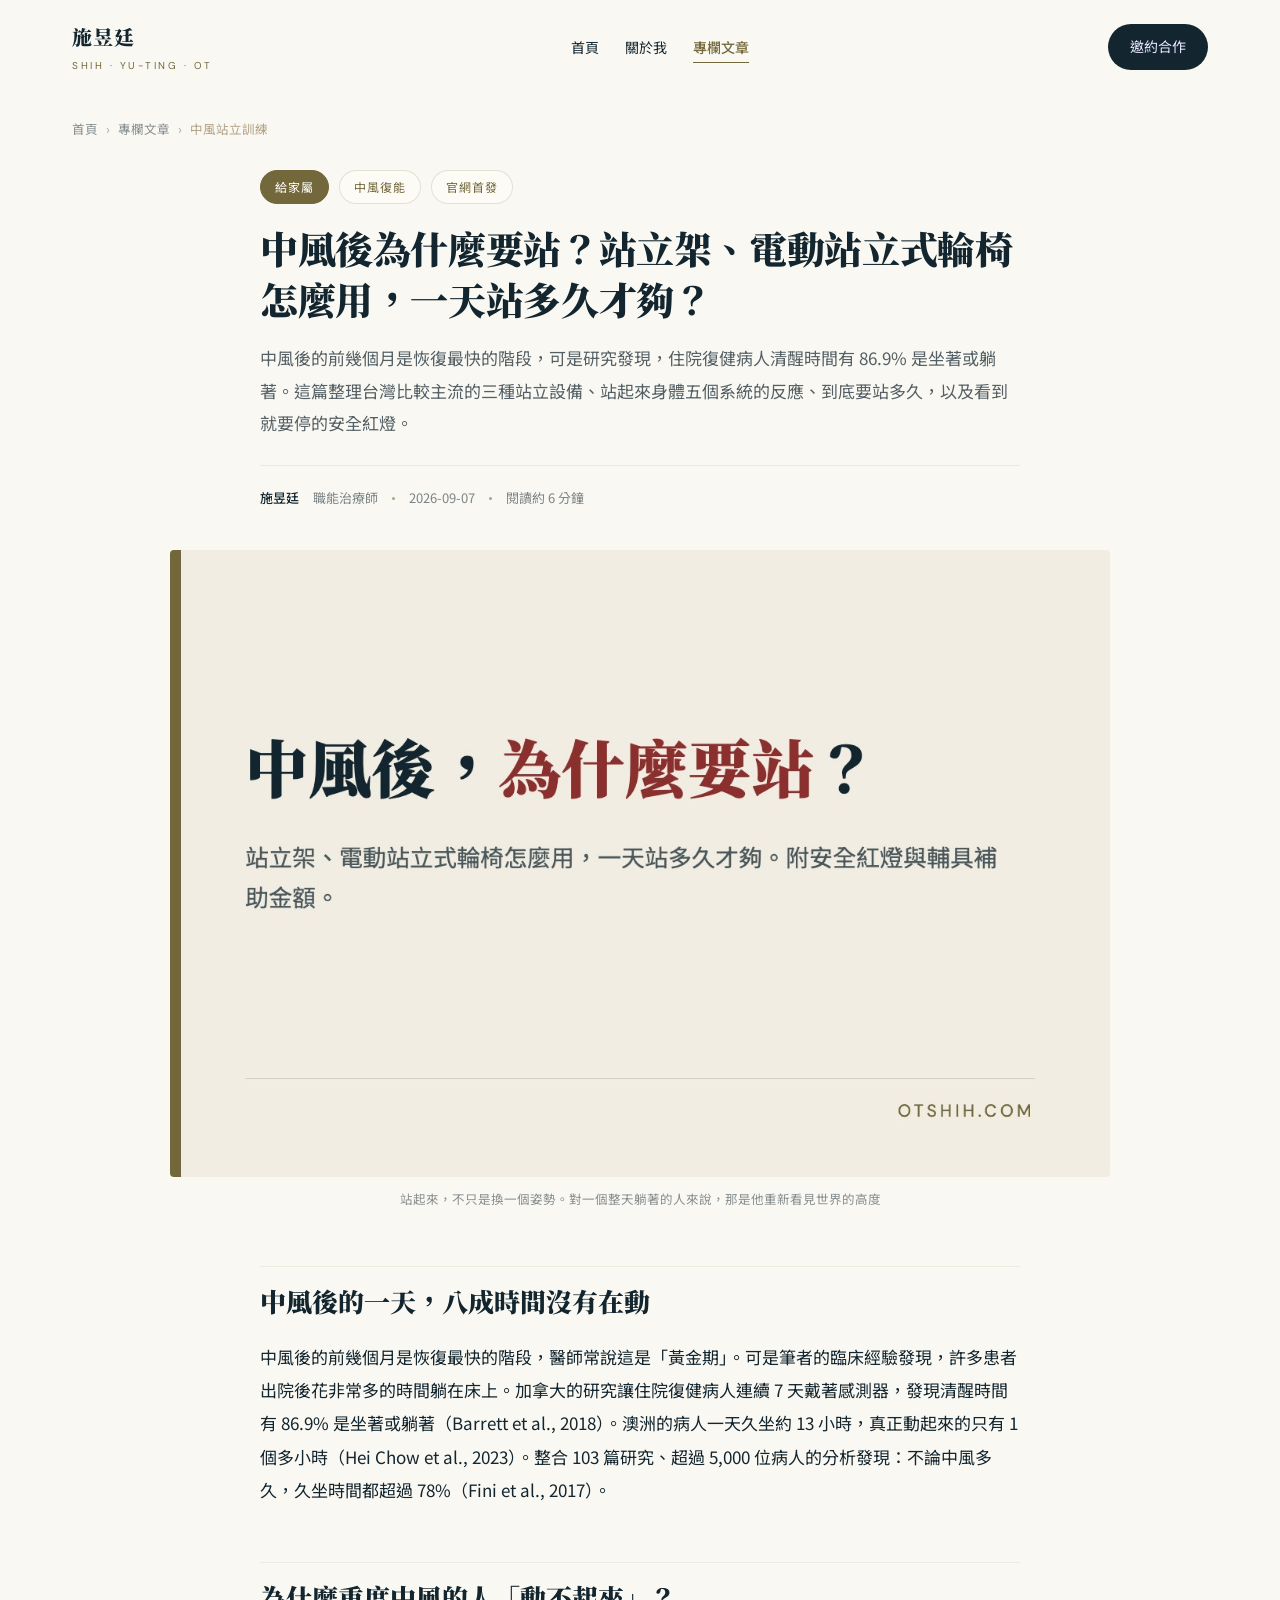
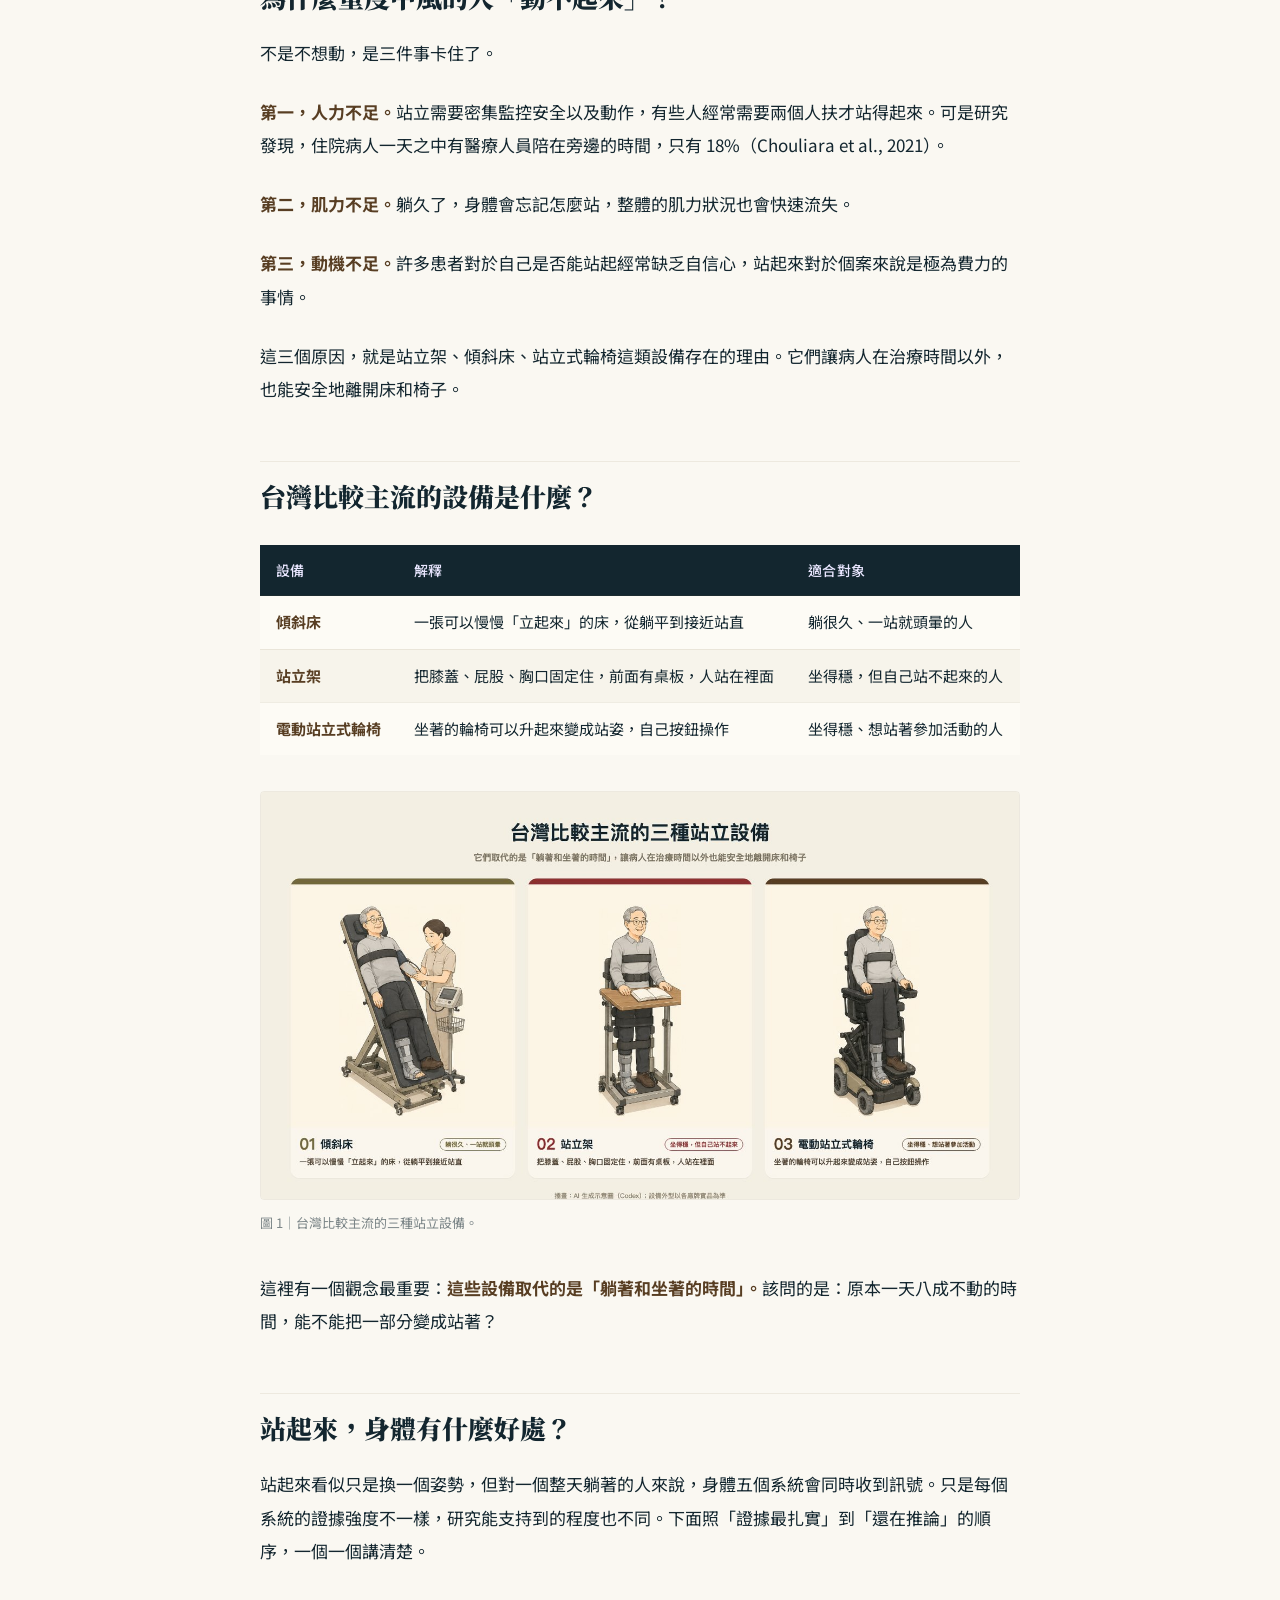
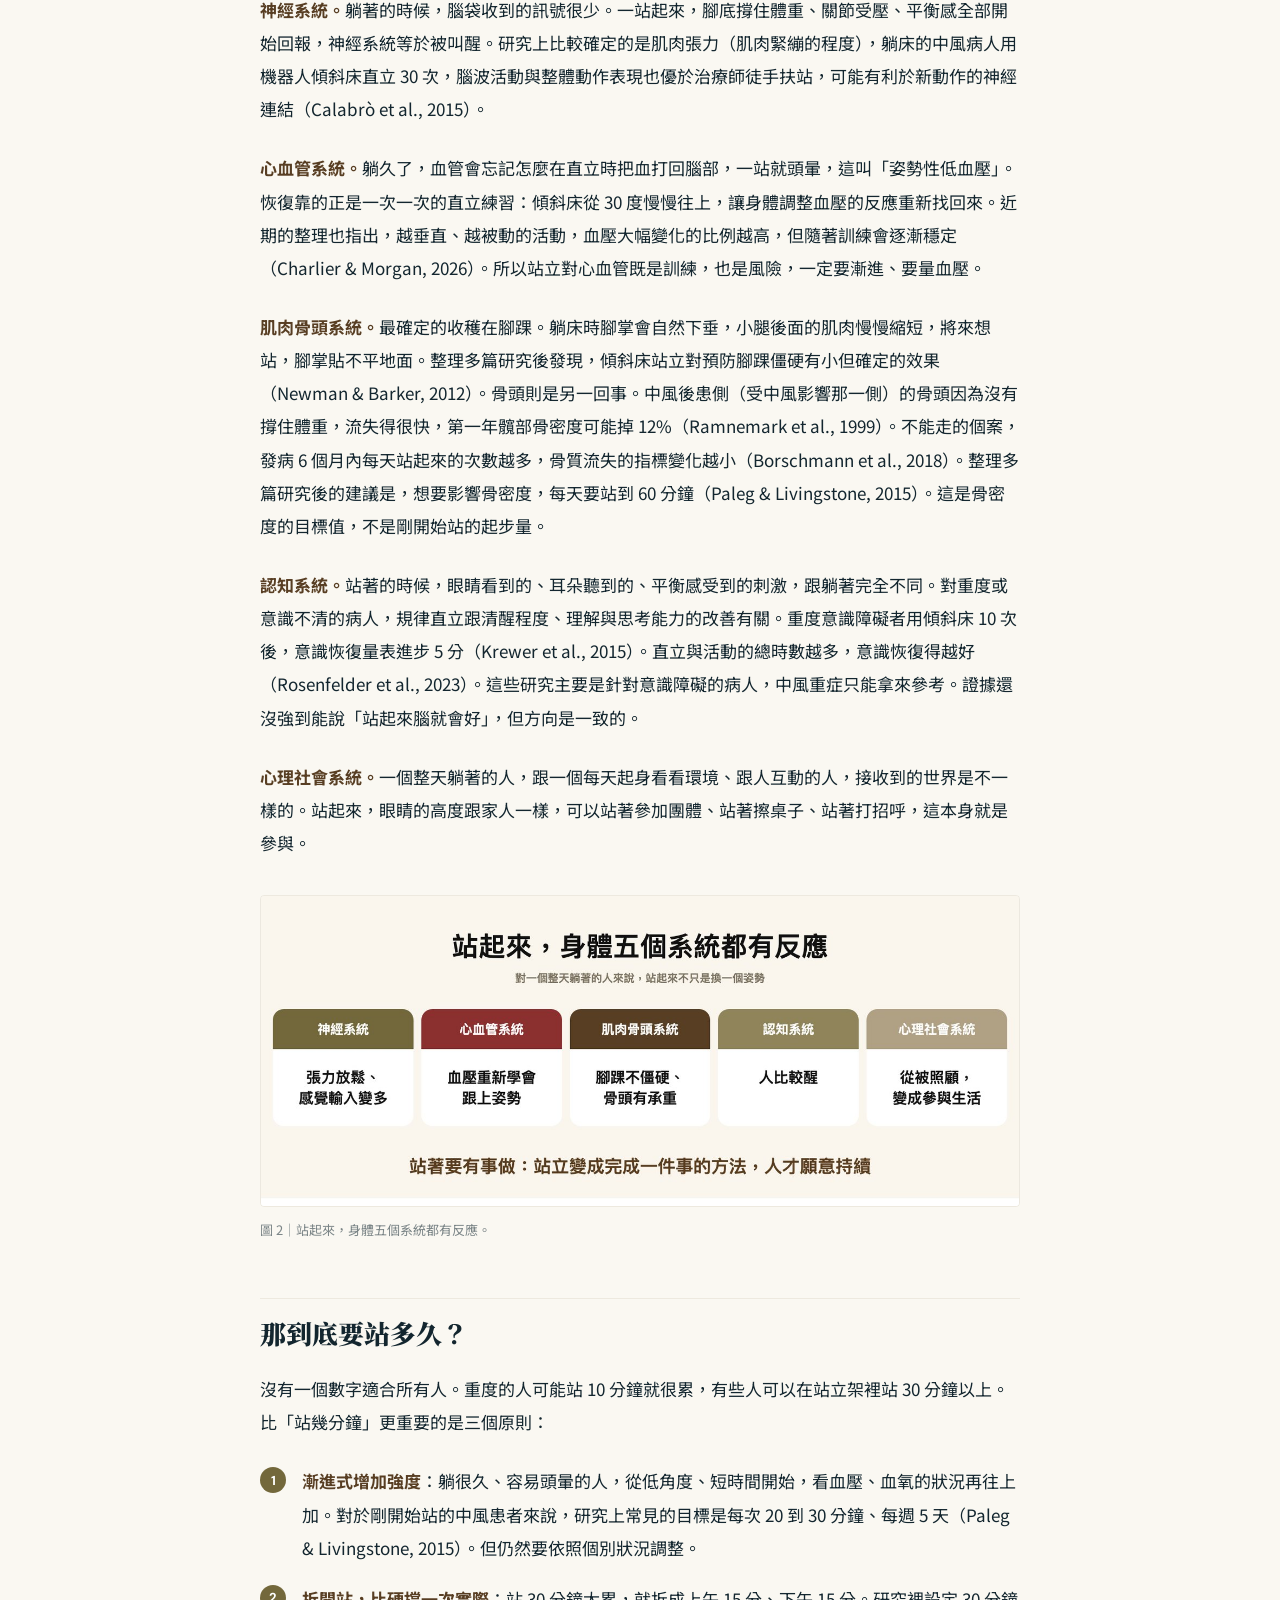
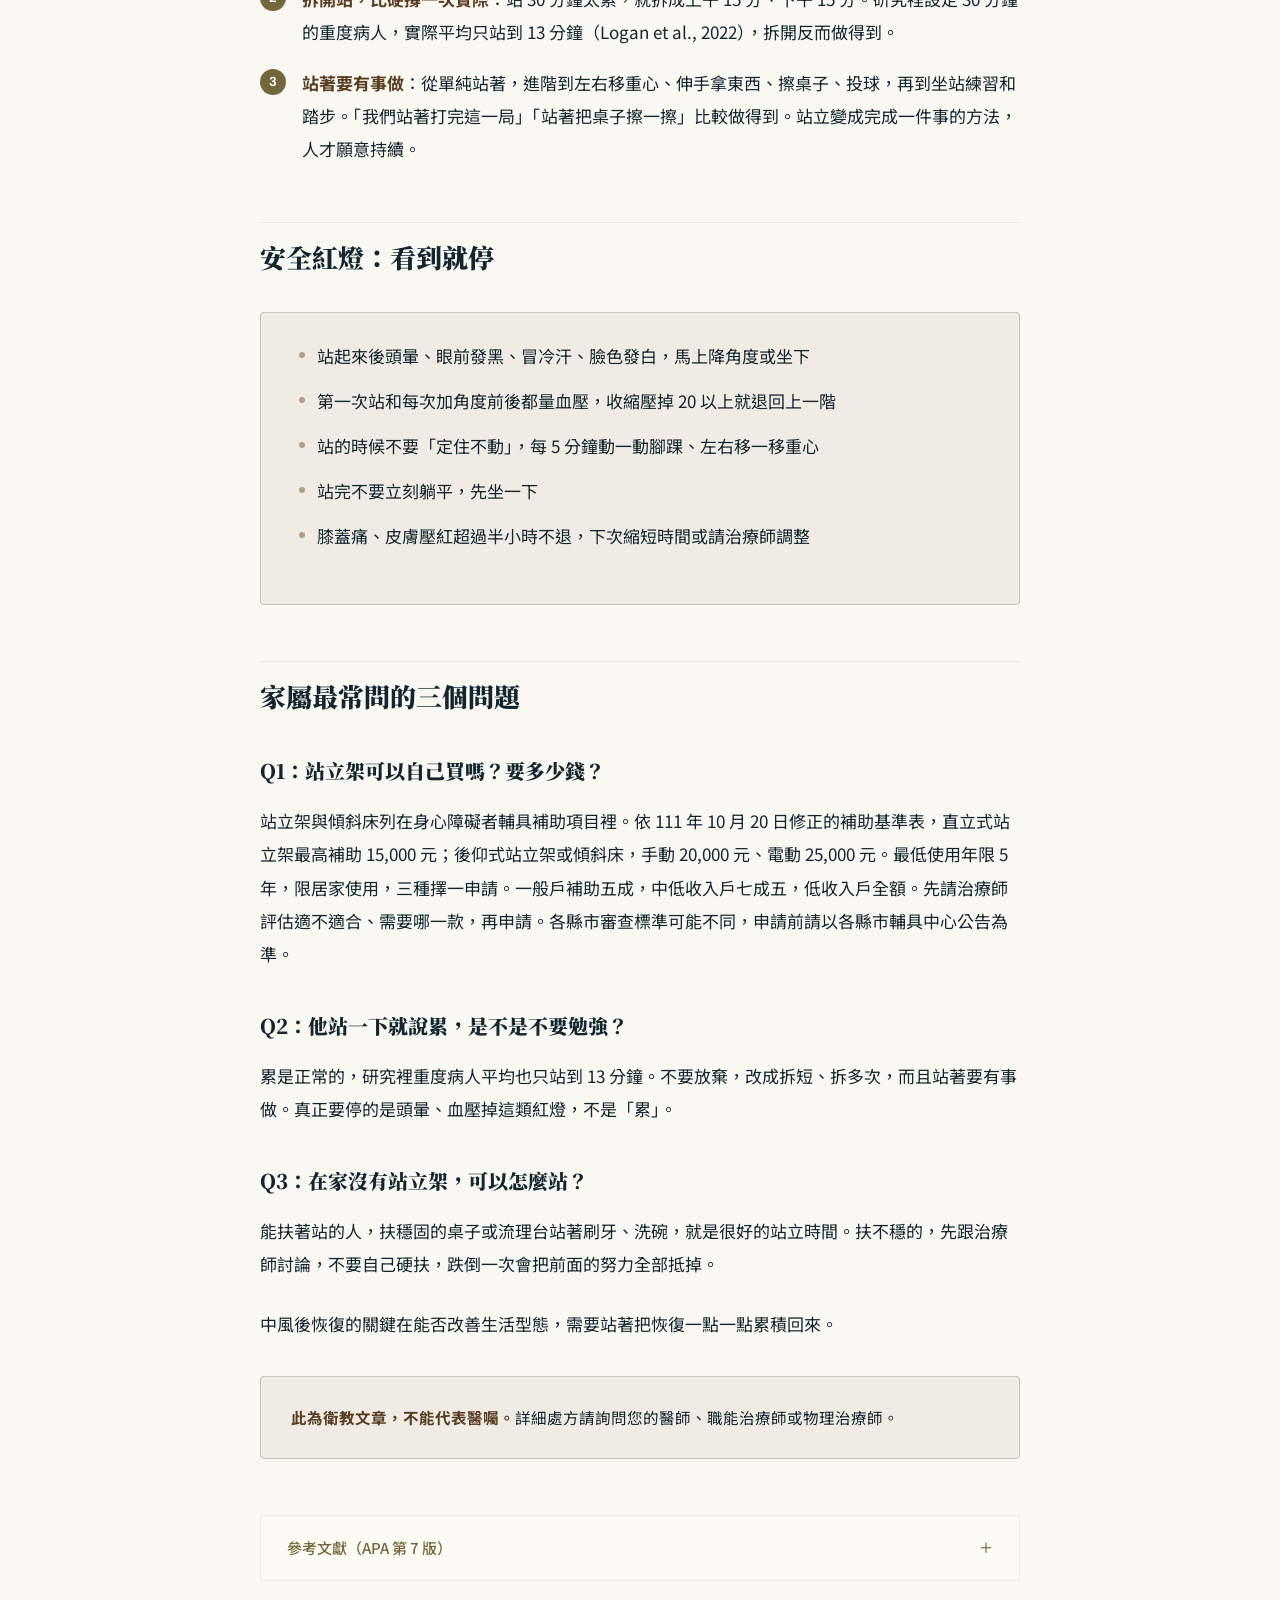
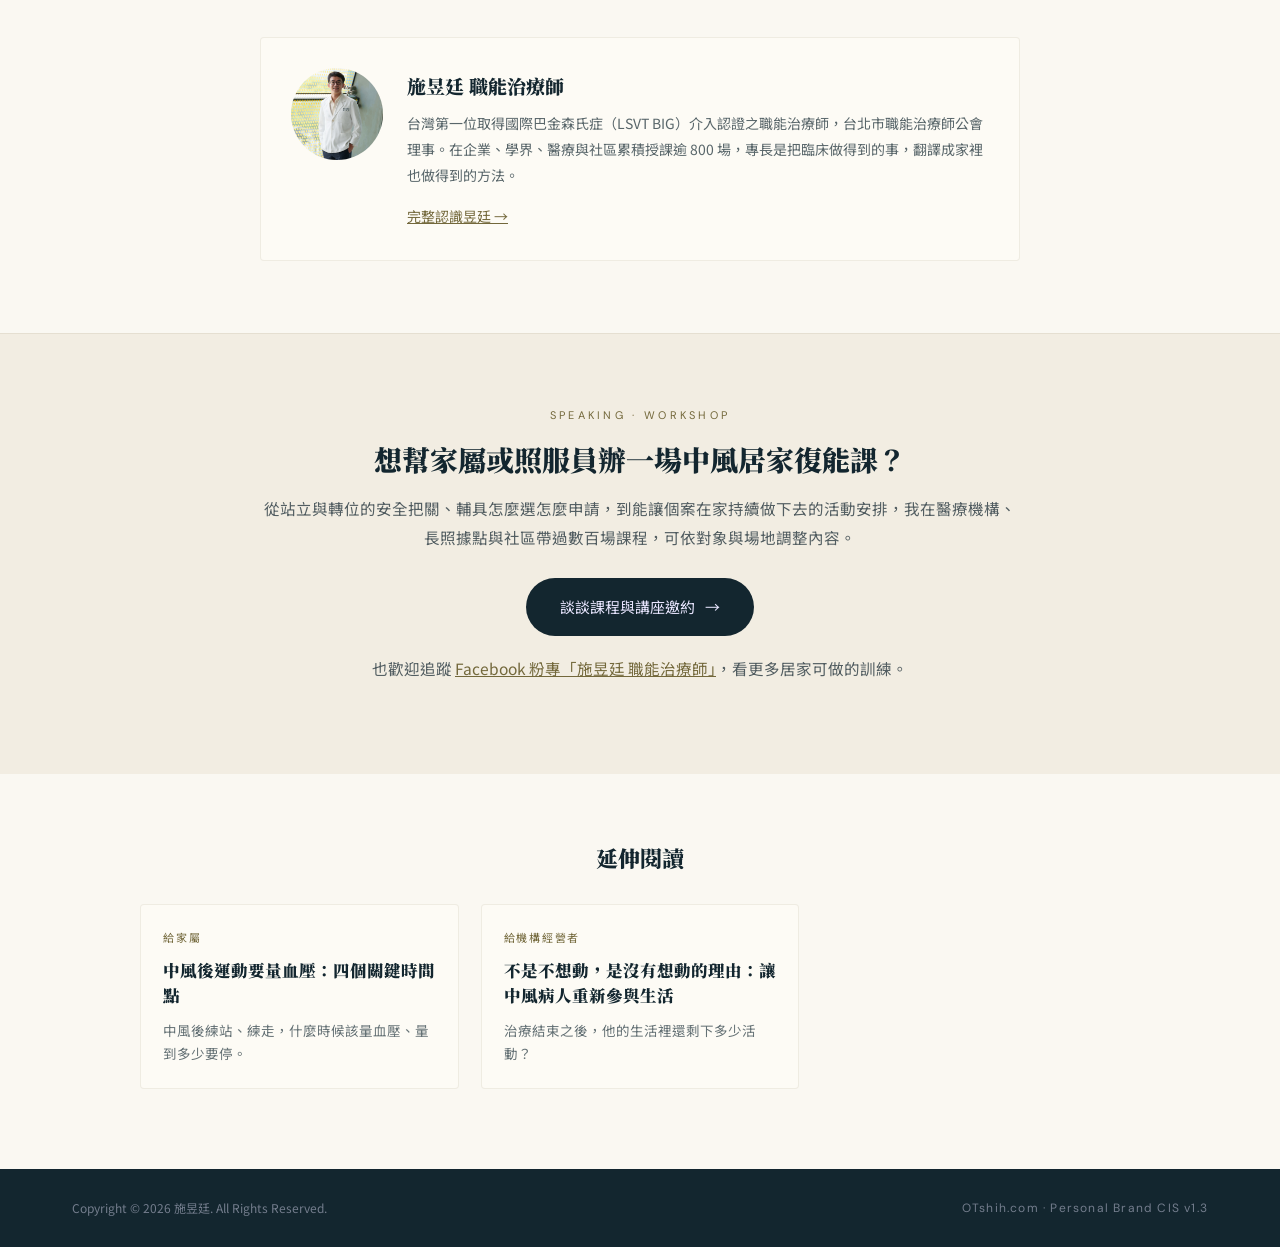
<file: articles/stroke-standing-frame/index.html>
<!DOCTYPE html>
<html lang="zh-TW">
<head>
  <meta charset="UTF-8">
  <meta name="viewport" content="width=device-width, initial-scale=1.0">
  <title>中風後為什麼要站？站立架、電動站立式輪椅怎麼用，一天站多久才夠？｜施昱廷 職能治療師</title>
  <meta name="description" content="中風後前幾個月恢復最快，但研究發現住院復健病人清醒時間有 86.9% 是坐著或躺著。職能治療師整理台灣主流的三種站立設備、站起來身體五個系統的反應、到底要站多久，以及安全紅燈。">
  <meta name="author" content="施昱廷 Shih, Yu-Ting">
  <meta name="keywords" content="中風 站立架,中風 站立訓練,傾斜床 中風,中風 站多久,站立架 補助,中風 一直躺,中風 復健 家屬,站立式輪椅,姿勢性低血壓 中風">
  <link rel="canonical" href="https://otshih.com/articles/stroke-standing-frame/">

  <!-- Favicon / App icons -->
  <link rel="icon" href="/favicon.ico" sizes="32x32">
  <link rel="icon" href="/icon.svg" type="image/svg+xml">
  <link rel="apple-touch-icon" href="/apple-touch-icon.png">
  <link rel="manifest" href="/site.webmanifest">

  <meta property="og:type" content="article">
  <meta property="og:locale" content="zh_TW">
  <meta property="og:site_name" content="施昱廷個人品牌官網">
  <meta property="og:url" content="https://otshih.com/articles/stroke-standing-frame/">
  <meta property="og:title" content="中風後為什麼要站？站立架、電動站立式輪椅怎麼用，一天站多久才夠？">
  <meta property="og:description" content="研究發現住院復健病人清醒時間有 86.9% 是坐著或躺著。台灣主流的三種站立設備怎麼選、到底要站多久，以及安全紅燈。">
  <meta property="og:image" content="https://otshih.com/assets/articles/stroke-standing-cover.jpg">
  <meta property="article:published_time" content="2026-09-07">
  <meta property="article:author" content="施昱廷">
  <meta name="theme-color" content="#13262F">

  <link rel="preconnect" href="https://fonts.googleapis.com">
  <link rel="preconnect" href="https://fonts.gstatic.com" crossorigin>
  <link href="https://fonts.googleapis.com/css2?family=DM+Sans:wght@300;400;500&family=Noto+Serif+TC:wght@600;900&family=Noto+Sans+TC:wght@300;400;500;700&display=swap" rel="stylesheet">
  <link rel="stylesheet" href="/assets/article.css?v=20260802">

  <script type="application/ld+json">
  {
    "@context": "https://schema.org",
    "@type": "Article",
    "headline": "中風後為什麼要站？站立架、電動站立式輪椅怎麼用，一天站多久才夠？",
    "description": "中風後前幾個月恢復最快，但研究發現住院復健病人清醒時間有 86.9% 是坐著或躺著。職能治療師整理台灣主流的三種站立設備、站起來身體五個系統的反應、到底要站多久，以及安全紅燈。",
    "image": "https://otshih.com/assets/articles/stroke-standing-cover.jpg",
    "datePublished": "2026-09-07",
    "dateModified": "2026-09-15",
    "inLanguage": "zh-TW",
    "author": { "@type": "Person", "name": "施昱廷", "jobTitle": "職能治療師", "url": "https://otshih.com/about/" },
    "publisher": { "@type": "Person", "name": "施昱廷", "url": "https://otshih.com/" },
    "mainEntityOfPage": { "@type": "WebPage", "@id": "https://otshih.com/articles/stroke-standing-frame/" },
    "about": ["中風復健", "站立訓練", "居家照顧"]
  }
  </script>
  <script type="application/ld+json">
  {
    "@context": "https://schema.org",
    "@type": "FAQPage",
    "mainEntity": [
      {
        "@type": "Question",
        "name": "站立架可以自己買嗎？要多少錢？",
        "acceptedAnswer": { "@type": "Answer", "text": "站立架與傾斜床列在身心障礙者輔具補助項目裡。依 111 年 10 月 20 日修正的補助基準表，直立式站立架最高補助 15,000 元；後仰式站立架或傾斜床，手動 20,000 元、電動 25,000 元。最低使用年限 5 年，限居家使用，三種擇一申請。一般戶補助五成，中低收入戶七成五，低收入戶全額。先請治療師評估適不適合、需要哪一款，再申請。各縣市審查標準可能不同，申請前請以各縣市輔具中心公告為準。" }
      },
      {
        "@type": "Question",
        "name": "他站一下就說累，是不是不要勉強？",
        "acceptedAnswer": { "@type": "Answer", "text": "累是正常的，研究裡重度病人平均也只站到 13 分鐘。不要放棄，改成拆短、拆多次，而且站著要有事做。真正要停的是頭暈、血壓掉這類紅燈，不是「累」。" }
      },
      {
        "@type": "Question",
        "name": "在家沒有站立架，可以怎麼站？",
        "acceptedAnswer": { "@type": "Answer", "text": "能扶著站的人，扶穩固的桌子或流理台站著刷牙、洗碗，就是很好的站立時間。扶不穩的，先跟治療師討論，不要自己硬扶，跌倒一次會把前面的努力全部抵掉。" }
      }
    ]
  }
  </script>
  <script type="application/ld+json">
  {
    "@context": "https://schema.org",
    "@type": "BreadcrumbList",
    "itemListElement": [
      { "@type": "ListItem", "position": 1, "name": "首頁", "item": "https://otshih.com/" },
      { "@type": "ListItem", "position": 2, "name": "專欄文章", "item": "https://otshih.com/articles/" },
      { "@type": "ListItem", "position": 3, "name": "中風後為什麼要站？站立架、電動站立式輪椅怎麼用，一天站多久才夠？", "item": "https://otshih.com/articles/stroke-standing-frame/" }
    ]
  }
  </script>
</head>
<body>

  <nav class="topbar" id="topnav">
    <div class="container">
      <a href="/" class="brand">
        <span class="brand-name">施昱廷</span>
        <span class="brand-sub">SHIH · YU-TING · OT</span>
      </a>
      <ul class="nav-links">
        <li><a href="/">首頁</a></li>
        <li><a href="/about/">關於我</a></li>
        <li><a href="/articles/" class="active">專欄文章</a></li>
      </ul>
      <a href="/#contact" class="nav-cta">邀約合作</a>
    </div>
  </nav>

  <div class="container">
    <nav class="breadcrumb" aria-label="麵包屑">
      <a href="/">首頁</a><span>›</span><a href="/articles/">專欄文章</a><span>›</span><span>中風站立訓練</span>
    </nav>
  </div>

  <header class="article-head">
    <div class="container">
      <div class="wrap">
        <div class="tag-row">
          <span class="tag audience-c">給家屬</span>
          <span class="tag">中風復能</span>
          <span class="tag">官網首發</span>
        </div>
        <h1 class="article-h1">中風後為什麼要站？站立架、電動站立式輪椅怎麼用，一天站多久才夠？</h1>
        <p class="article-lede">中風後的前幾個月是恢復最快的階段，可是研究發現，住院復健病人清醒時間有 86.9% 是坐著或躺著。這篇整理台灣比較主流的三種站立設備、站起來身體五個系統的反應、到底要站多久，以及看到就要停的安全紅燈。</p>
        <div class="byline">
          <strong>施昱廷</strong> 職能治療師
          <span class="dot"></span><span>2026-09-07</span>
          <span class="dot"></span><span>閱讀約 6 分鐘</span>
        </div>
      </div>
    </div>
  </header>

  <div class="container">
    <figure class="cover-figure">
      <img src="/assets/articles/stroke-standing-cover.jpg" alt="中風後為什麼要站？站立架、電動站立式輪椅怎麼用，一天站多久才夠？">
      <figcaption>站起來，不只是換一個姿勢。對一個整天躺著的人來說，那是他重新看見世界的高度</figcaption>
    </figure>

    <article class="prose">

      <h2>中風後的一天，八成時間沒有在動</h2>

      <p>中風後的前幾個月是恢復最快的階段，醫師常說這是「黃金期」。可是筆者的臨床經驗發現，許多患者出院後花非常多的時間躺在床上。加拿大的研究讓住院復健病人連續 7 天戴著感測器，發現清醒時間有 86.9% 是坐著或躺著（Barrett et al., 2018）。澳洲的病人一天久坐約 13 小時，真正動起來的只有 1 個多小時（Hei Chow et al., 2023）。整合 103 篇研究、超過 5,000 位病人的分析發現：不論中風多久，久坐時間都超過 78%（Fini et al., 2017）。</p>


      <h2>為什麼重度中風的人「動不起來」？</h2>

      <p>不是不想動，是三件事卡住了。</p>

      <p><strong>第一，人力不足。</strong>站立需要密集監控安全以及動作，有些人經常需要兩個人扶才站得起來。可是研究發現，住院病人一天之中有醫療人員陪在旁邊的時間，只有 18%（Chouliara et al., 2021）。</p>

      <p><strong>第二，肌力不足。</strong>躺久了，身體會忘記怎麼站，整體的肌力狀況也會快速流失。</p>

      <p><strong>第三，動機不足。</strong>許多患者對於自己是否能站起經常缺乏自信心，站起來對於個案來說是極為費力的事情。</p>

      <p>這三個原因，就是站立架、傾斜床、站立式輪椅這類設備存在的理由。它們讓病人在治療時間以外，也能安全地離開床和椅子。</p>

      <h2>台灣比較主流的設備是什麼？</h2>

      <div class="table-wrap">
        <table>
          <thead><tr><th>設備</th><th>解釋</th><th>適合對象</th></tr></thead>
          <tbody>
            <tr><td><strong>傾斜床</strong></td><td>一張可以慢慢「立起來」的床，從躺平到接近站直</td><td>躺很久、一站就頭暈的人</td></tr>
            <tr><td><strong>站立架</strong></td><td>把膝蓋、屁股、胸口固定住，前面有桌板，人站在裡面</td><td>坐得穩，但自己站不起來的人</td></tr>
            <tr><td><strong>電動站立式輪椅</strong></td><td>坐著的輪椅可以升起來變成站姿，自己按鈕操作</td><td>坐得穩、想站著參加活動的人</td></tr>
          </tbody>
        </table>
      </div>

      <figure>
        <img src="/assets/articles/stroke-standing-fig2.jpg" alt="三種站立設備插畫：傾斜床、站立架、電動站立式輪椅" loading="lazy">
        <figcaption>圖 1｜台灣比較主流的三種站立設備。</figcaption>
      </figure>

      <p>這裡有一個觀念最重要：<strong>這些設備取代的是「躺著和坐著的時間」。</strong>該問的是：原本一天八成不動的時間，能不能把一部分變成站著？</p>

      <h2>站起來，身體有什麼好處？</h2>

      <p>站起來看似只是換一個姿勢，但對一個整天躺著的人來說，身體五個系統會同時收到訊號。只是每個系統的證據強度不一樣，研究能支持到的程度也不同。下面照「證據最扎實」到「還在推論」的順序，一個一個講清楚。</p>

      <p><strong>神經系統。</strong>躺著的時候，腦袋收到的訊號很少。一站起來，腳底撐住體重、關節受壓、平衡感全部開始回報，神經系統等於被叫醒。研究上比較確定的是肌肉張力（肌肉緊繃的程度），躺床的中風病人用機器人傾斜床直立 30 次，腦波活動與整體動作表現也優於治療師徒手扶站，可能有利於新動作的神經連結（Calabrò et al., 2015）。</p>

      <p><strong>心血管系統。</strong>躺久了，血管會忘記怎麼在直立時把血打回腦部，一站就頭暈，這叫「姿勢性低血壓」。恢復靠的正是一次一次的直立練習：傾斜床從 30 度慢慢往上，讓身體調整血壓的反應重新找回來。近期的整理也指出，越垂直、越被動的活動，血壓大幅變化的比例越高，但隨著訓練會逐漸穩定（Charlier &amp; Morgan, 2026）。所以站立對心血管既是訓練，也是風險，一定要漸進、要量血壓。</p>

      <p><strong>肌肉骨頭系統。</strong>最確定的收穫在腳踝。躺床時腳掌會自然下垂，小腿後面的肌肉慢慢縮短，將來想站，腳掌貼不平地面。整理多篇研究後發現，傾斜床站立對預防腳踝僵硬有小但確定的效果（Newman &amp; Barker, 2012）。骨頭則是另一回事。中風後患側（受中風影響那一側）的骨頭因為沒有撐住體重，流失得很快，第一年髖部骨密度可能掉 12%（Ramnemark et al., 1999）。不能走的個案，發病 6 個月內每天站起來的次數越多，骨質流失的指標變化越小（Borschmann et al., 2018）。整理多篇研究後的建議是，想要影響骨密度，每天要站到 60 分鐘（Paleg &amp; Livingstone, 2015）。這是骨密度的目標值，不是剛開始站的起步量。</p>

      <p><strong>認知系統。</strong>站著的時候，眼睛看到的、耳朵聽到的、平衡感受到的刺激，跟躺著完全不同。對重度或意識不清的病人，規律直立跟清醒程度、理解與思考能力的改善有關。重度意識障礙者用傾斜床 10 次後，意識恢復量表進步 5 分（Krewer et al., 2015）。直立與活動的總時數越多，意識恢復得越好（Rosenfelder et al., 2023）。這些研究主要是針對意識障礙的病人，中風重症只能拿來參考。證據還沒強到能說「站起來腦就會好」，但方向是一致的。</p>

      <p><strong>心理社會系統。</strong>一個整天躺著的人，跟一個每天起身看看環境、跟人互動的人，接收到的世界是不一樣的。站起來，眼睛的高度跟家人一樣，可以站著參加團體、站著擦桌子、站著打招呼，這本身就是參與。</p>

      <figure>
        <img src="/assets/articles/stroke-standing-fig3.jpg" alt="站起來身體五個系統都有反應：神經、心血管、肌肉骨頭、認知、心理社會" loading="lazy">
        <figcaption>圖 2｜站起來，身體五個系統都有反應。</figcaption>
      </figure>

      <h2>那到底要站多久？</h2>

      <p>沒有一個數字適合所有人。重度的人可能站 10 分鐘就很累，有些人可以在站立架裡站 30 分鐘以上。比「站幾分鐘」更重要的是三個原則：</p>

      <ol class="steps">
        <li><strong>漸進式增加強度</strong>：躺很久、容易頭暈的人，從低角度、短時間開始，看血壓、血氧的狀況再往上加。對於剛開始站的中風患者來說，研究上常見的目標是每次 20 到 30 分鐘、每週 5 天（Paleg &amp; Livingstone, 2015）。但仍然要依照個別狀況調整。</li>
        <li><strong>拆開站，比硬撐一次實際</strong>：站 30 分鐘太累，就拆成上午 15 分、下午 15 分。研究裡設定 30 分鐘的重度病人，實際平均只站到 13 分鐘（Logan et al., 2022），拆開反而做得到。</li>
        <li><strong>站著要有事做</strong>：從單純站著，進階到左右移重心、伸手拿東西、擦桌子、投球，再到坐站練習和踏步。「我們站著打完這一局」「站著把桌子擦一擦」比較做得到。站立變成完成一件事的方法，人才願意持續。</li>
      </ol>

      <h2>安全紅燈：看到就停</h2>

      <div class="callout warn">
        <ul class="bullet">
          <li>站起來後頭暈、眼前發黑、冒冷汗、臉色發白，馬上降角度或坐下</li>
          <li>第一次站和每次加角度前後都量血壓，收縮壓掉 20 以上就退回上一階</li>
          <li>站的時候不要「定住不動」，每 5 分鐘動一動腳踝、左右移一移重心</li>
          <li>站完不要立刻躺平，先坐一下</li>
          <li>膝蓋痛、皮膚壓紅超過半小時不退，下次縮短時間或請治療師調整</li>
        </ul>
      </div>

      <h2>家屬最常問的三個問題</h2>

      <h3>Q1：站立架可以自己買嗎？要多少錢？</h3>
      <p>站立架與傾斜床列在身心障礙者輔具補助項目裡。依 111 年 10 月 20 日修正的補助基準表，直立式站立架最高補助 15,000 元；後仰式站立架或傾斜床，手動 20,000 元、電動 25,000 元。最低使用年限 5 年，限居家使用，三種擇一申請。一般戶補助五成，中低收入戶七成五，低收入戶全額。先請治療師評估適不適合、需要哪一款，再申請。各縣市審查標準可能不同，申請前請以各縣市輔具中心公告為準。</p>

      <h3>Q2：他站一下就說累，是不是不要勉強？</h3>
      <p>累是正常的，研究裡重度病人平均也只站到 13 分鐘。不要放棄，改成拆短、拆多次，而且站著要有事做。真正要停的是頭暈、血壓掉這類紅燈，不是「累」。</p>

      <h3>Q3：在家沒有站立架，可以怎麼站？</h3>
      <p>能扶著站的人，扶穩固的桌子或流理台站著刷牙、洗碗，就是很好的站立時間。扶不穩的，先跟治療師討論，不要自己硬扶，跌倒一次會把前面的努力全部抵掉。</p>

      <p>中風後恢復的關鍵在能否改善生活型態，需要站著把恢復一點一點累積回來。</p>

      <div class="callout warn">
        <p><strong>此為衛教文章，不能代表醫囑。</strong>詳細處方請詢問您的醫師、職能治療師或物理治療師。</p>
      </div>

    </article>

    <div class="refs">
      <details>
        <summary>參考文獻（APA 第 7 版）</summary>
        <div class="refs-body">
          <h5>參考文獻</h5>
          <p>Barrett, M., Snow, J. C., Kirkland, M. C., Kelly, L. P., Gehue, M., Downer, M. B., McCarthy, J., &amp; Ploughman, M. (2018). Excessive sedentary time during in-patient stroke rehabilitation. <em>Topics in Stroke Rehabilitation, 25</em>(5), 366–374. <a href="https://doi.org/10.1080/10749357.2018.1458461" target="_blank" rel="noopener">https://doi.org/10.1080/10749357.2018.1458461</a></p>
          <p>Borschmann, K., Iuliano, S., Ghasem-Zadeh, A., Churilov, L., Pang, M. Y. C., &amp; Bernhardt, J. (2018). Upright activity and higher motor function may preserve bone mineral density within 6 months of stroke: A longitudinal study. <em>Archives of Osteoporosis, 13</em>(1), Article 5. <a href="https://doi.org/10.1007/s11657-017-0414-4" target="_blank" rel="noopener">https://doi.org/10.1007/s11657-017-0414-4</a></p>
          <p>Calabrò, R. S., Naro, A., Russo, M., Leo, A., Balletta, T., Saccá, I., De Luca, R., &amp; Bramanti, P. (2015). Do post-stroke patients benefit from robotic verticalization? A pilot-study focusing on a novel neurophysiological approach. <em>Restorative Neurology and Neuroscience, 33</em>(5), 671–681. <a href="https://doi.org/10.3233/RNN-140475" target="_blank" rel="noopener">https://doi.org/10.3233/RNN-140475</a></p>
          <p>Charlier, F., &amp; Morgan, P. (2026). The effect of mobilization on blood pressure for stroke survivors with moderate or severe injury: A rapid review. <em>Topics in Stroke Rehabilitation, 33</em>(1), 106–118. <a href="https://doi.org/10.1080/10749357.2025.2532413" target="_blank" rel="noopener">https://doi.org/10.1080/10749357.2025.2532413</a></p>
          <p>Chouliara, N., Fisher, R., Crosbie, B., Guo, B., Sprigg, N., &amp; Walker, M. (2021). How do patients spend their time in stroke rehabilitation units in England? The REVIHR study. <em>Disability and Rehabilitation, 43</em>(16), 2312–2319. <a href="https://doi.org/10.1080/09638288.2019.1697764" target="_blank" rel="noopener">https://doi.org/10.1080/09638288.2019.1697764</a></p>
          <p>Fini, N. A., Holland, A. E., Keating, J., Simek, J., &amp; Bernhardt, J. (2017). How physically active are people following stroke? Systematic review and quantitative synthesis. <em>Physical Therapy, 97</em>(7), 707–717. <a href="https://doi.org/10.1093/ptj/pzx038" target="_blank" rel="noopener">https://doi.org/10.1093/ptj/pzx038</a></p>
          <p>Hei Chow, C., Fraysse, F., &amp; Hillier, S. (2023). The relationship between sleep and physical activity in an in-patient rehabilitation stroke setting: A cross-sectional study. <em>Topics in Stroke Rehabilitation, 30</em>(1), 43–52. <a href="https://doi.org/10.1080/10749357.2021.2006982" target="_blank" rel="noopener">https://doi.org/10.1080/10749357.2021.2006982</a></p>
          <p>Krewer, C., Luther, M., Koenig, E., &amp; Müller, F. (2015). Tilt table therapies for patients with severe disorders of consciousness: A randomized, controlled trial. <em>PLoS ONE, 10</em>(12), Article e0143180. <a href="https://doi.org/10.1371/journal.pone.0143180" target="_blank" rel="noopener">https://doi.org/10.1371/journal.pone.0143180</a></p>
          <p>Logan, A., Freeman, J., Kent, B., Pooler, J., Creanor, S., Enki, D., Vickery, J., Barton, A., &amp; Marsden, J. (2022). Functional standing frame programme early after severe sub-acute stroke (SPIRES): A randomised controlled feasibility trial. <em>Pilot and Feasibility Studies, 8</em>(1), Article 50. <a href="https://doi.org/10.1186/s40814-022-01012-4" target="_blank" rel="noopener">https://doi.org/10.1186/s40814-022-01012-4</a></p>
          <p>Newman, M., &amp; Barker, K. (2012). The effect of supported standing in adults with upper motor neurone disorders: A systematic review. <em>Clinical Rehabilitation, 26</em>(12), 1059–1077. <a href="https://doi.org/10.1177/0269215512443373" target="_blank" rel="noopener">https://doi.org/10.1177/0269215512443373</a></p>
          <p>Paleg, G., &amp; Livingstone, R. (2015). Systematic review and clinical recommendations for dosage of supported home-based standing programs for adults with stroke, spinal cord injury and other neurological conditions. <em>BMC Musculoskeletal Disorders, 16</em>, Article 358. <a href="https://doi.org/10.1186/s12891-015-0813-x" target="_blank" rel="noopener">https://doi.org/10.1186/s12891-015-0813-x</a></p>
          <p>Ramnemark, A., Nyberg, L., Lorentzon, R., Englund, U., &amp; Gustafson, Y. (1999). Progressive hemiosteoporosis on the paretic side and increased bone mineral density in the nonparetic arm the first year after severe stroke. <em>Osteoporosis International, 9</em>(3), 269–275. <a href="https://doi.org/10.1007/s001980050147" target="_blank" rel="noopener">https://doi.org/10.1007/s001980050147</a></p>
          <p>Rosenfelder, M. J., Helmschrott, V. C., Willacker, L., Einhäupl, B., Raiser, T. M., &amp; Bender, A. (2023). Effect of robotic tilt table verticalization on recovery in patients with disorders of consciousness: A randomized controlled trial. <em>Journal of Neurology, 270</em>(3), 1721–1734. <a href="https://doi.org/10.1007/s00415-022-11508-x" target="_blank" rel="noopener">https://doi.org/10.1007/s00415-022-11508-x</a></p>
        </div>
      </details>
    </div>

    <div class="author-card">
      <img src="/assets/about/portrait-window.jpg" alt="施昱廷 職能治療師">
      <div>
        <h4>施昱廷 職能治療師</h4>
        <p>台灣第一位取得國際巴金森氏症（LSVT BIG）介入認證之職能治療師，台北市職能治療師公會理事。在企業、學界、醫療與社區累積授課逾 800 場，專長是把臨床做得到的事，翻譯成家裡也做得到的方法。</p>
        <a href="/about/">完整認識昱廷 →</a>
      </div>
    </div>
  </div>

  <section class="article-cta">
    <div class="container">
      <div class="cta-card">
        <span class="eyebrow">Speaking · Workshop</span>
        <h3>想幫家屬或照服員辦一場中風居家復能課？</h3>
        <p>從站立與轉位的安全把關、輔具怎麼選怎麼申請，到能讓個案在家持續做下去的活動安排，我在醫療機構、長照據點與社區帶過數百場課程，可依對象與場地調整內容。</p>
        <a href="/#contact" class="btn-primary">談談課程與講座邀約</a>
        <p class="cta-note">也歡迎追蹤 <a href="https://www.facebook.com/shihyuting.OT/" target="_blank" rel="noopener">Facebook 粉專「施昱廷 職能治療師」</a>，看更多居家可做的訓練。</p>
      </div>
    </div>
  </section>

  <section class="related">
    <div class="container">
      <h3>延伸閱讀</h3>
      <div class="related-grid">
        <a href="/articles/stroke-exercise-blood-pressure/" class="related-card">
          <span class="rc-tag">給家屬</span>
          <h4>中風後運動要量血壓：四個關鍵時間點</h4>
          <p>中風後練站、練走，什麼時候該量血壓、量到多少要停。</p>
        </a>
        <a href="/articles/stroke-enriched-environment/" class="related-card">
          <span class="rc-tag">給機構經營者</span>
          <h4>不是不想動，是沒有想動的理由：讓中風病人重新參與生活</h4>
          <p>治療結束之後，他的生活裡還剩下多少活動？</p>
        </a>
      </div>
    </div>
  </section>

  <footer>
    <div class="container">
      <div class="footer-grid">
        <div>Copyright © 2026 施昱廷. All Rights Reserved.</div>
        <div class="footer-right">OTshih.com · Personal Brand CIS v1.3</div>
      </div>
    </div>
  </footer>

  <script>
    const nav = document.getElementById('topnav');
    window.addEventListener('scroll', () => {
      nav.classList.toggle('scrolled', window.scrollY > 20);
    });
  </script>
</body>
</html>
</file>
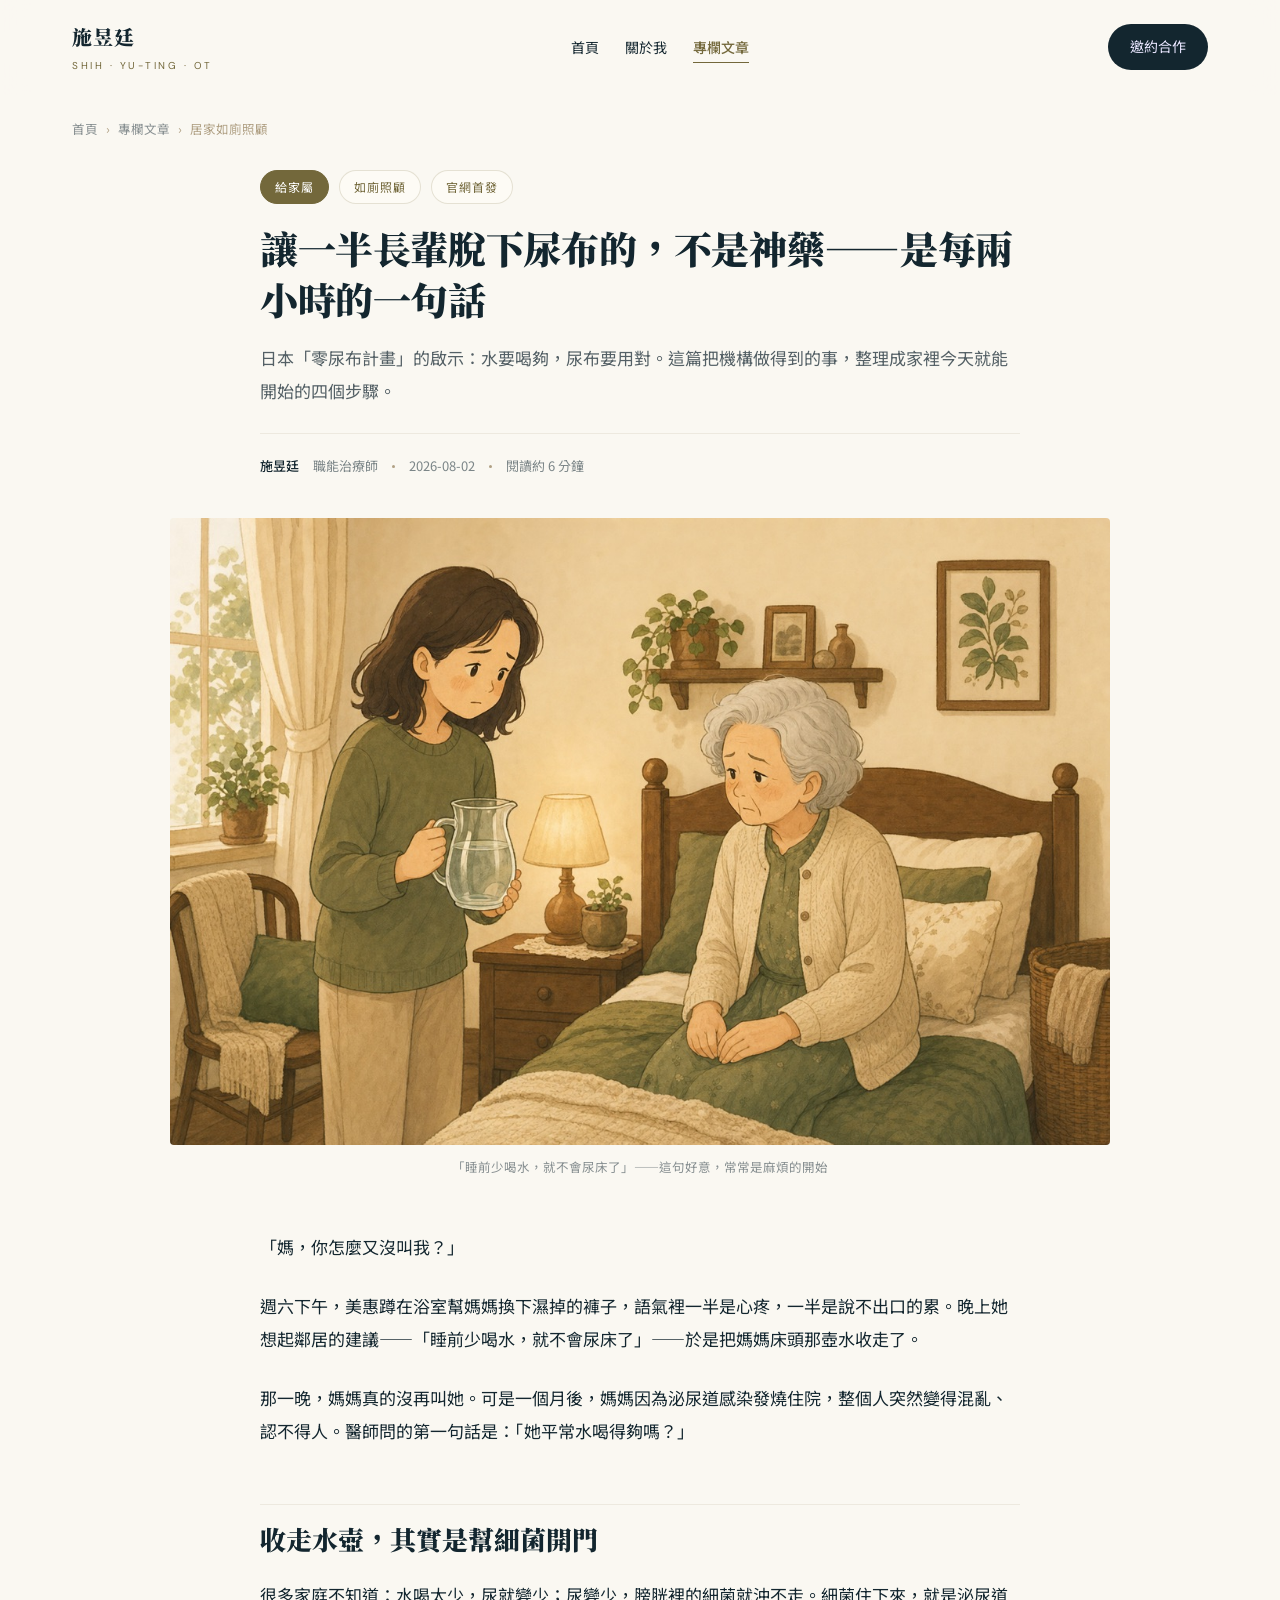
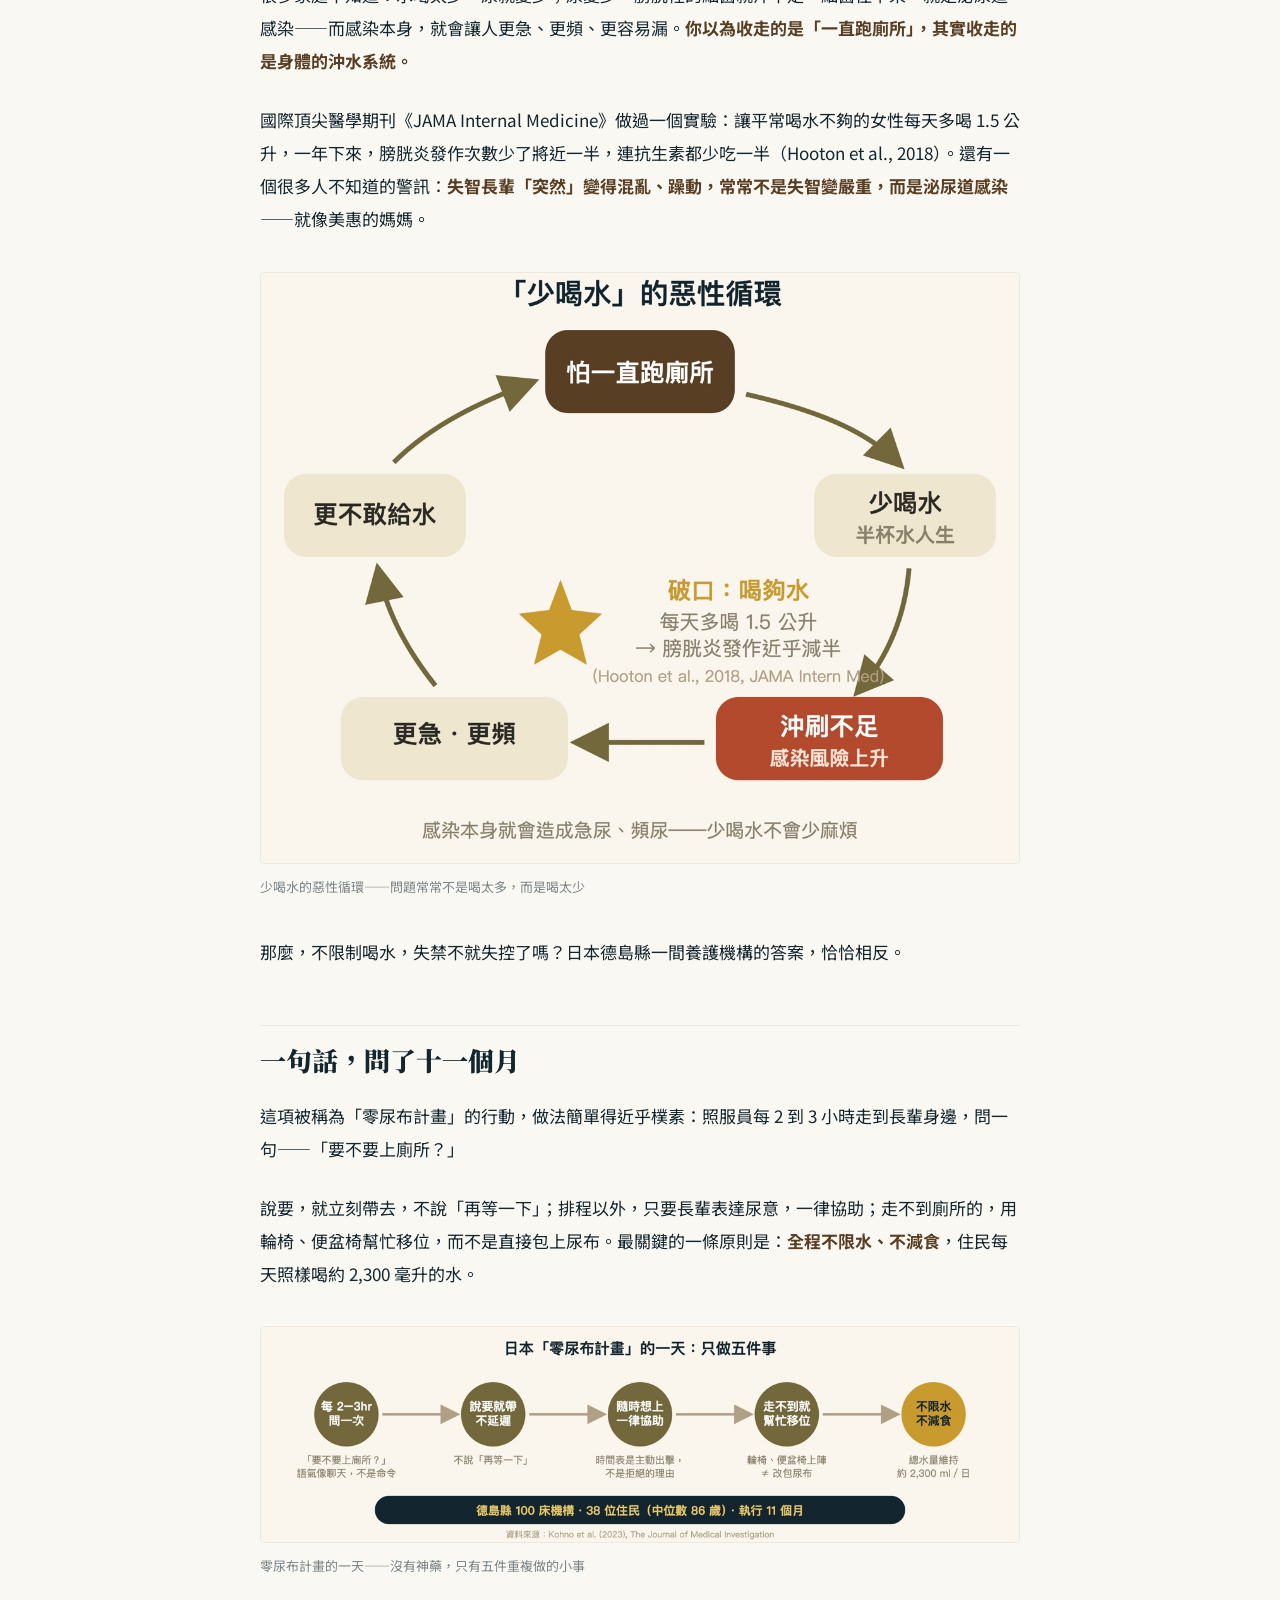
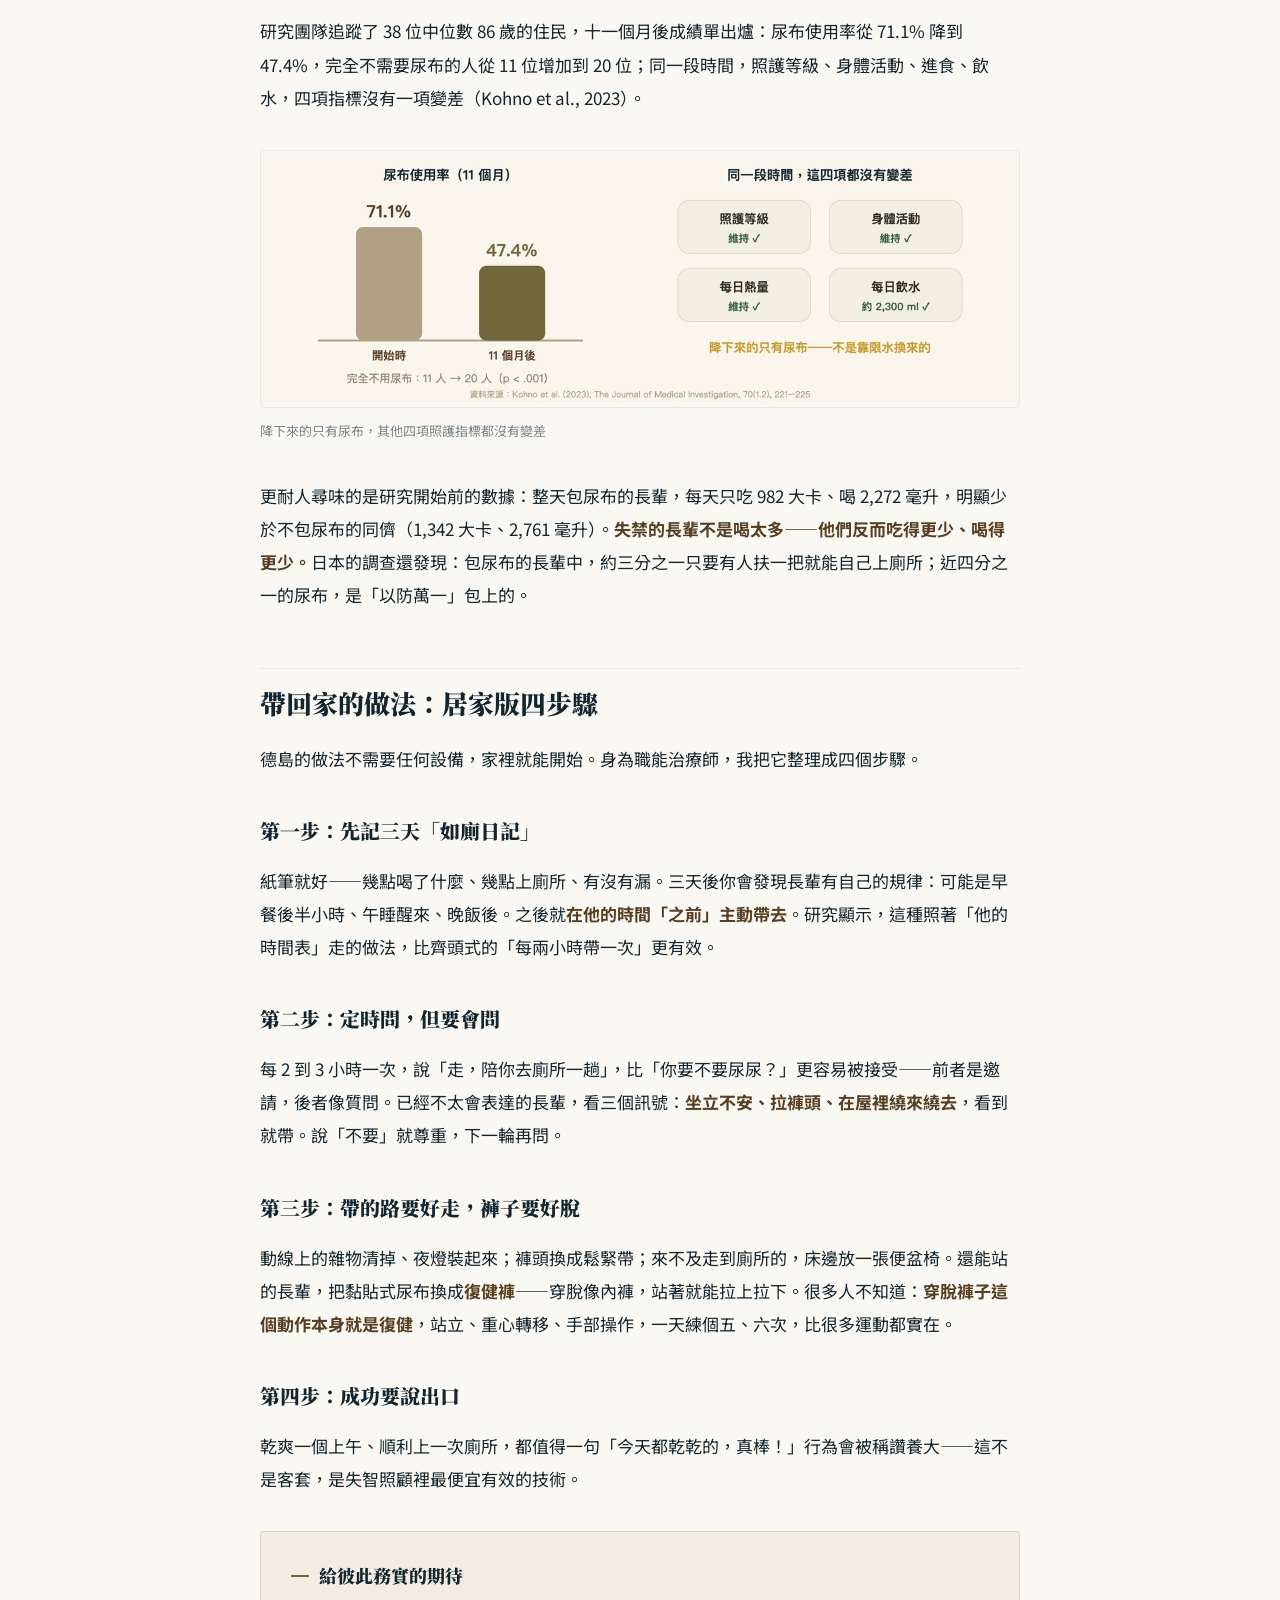
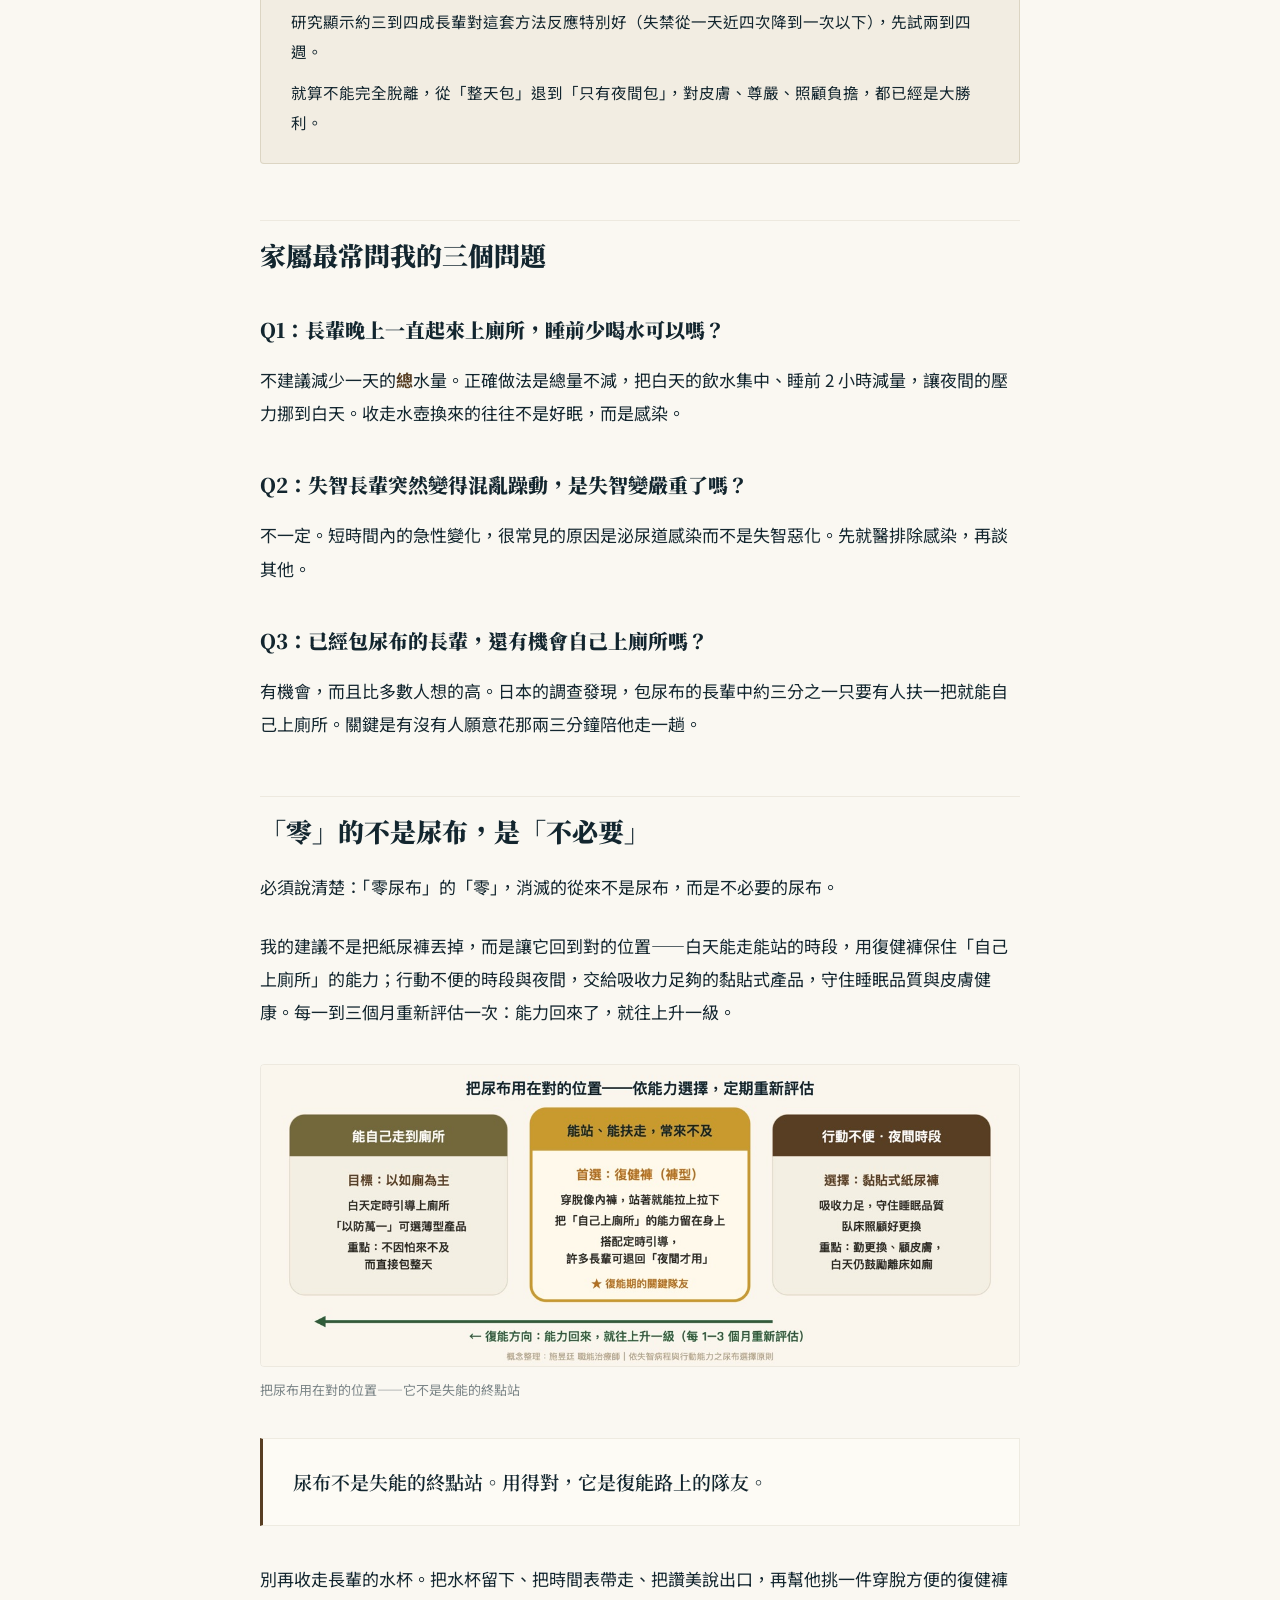
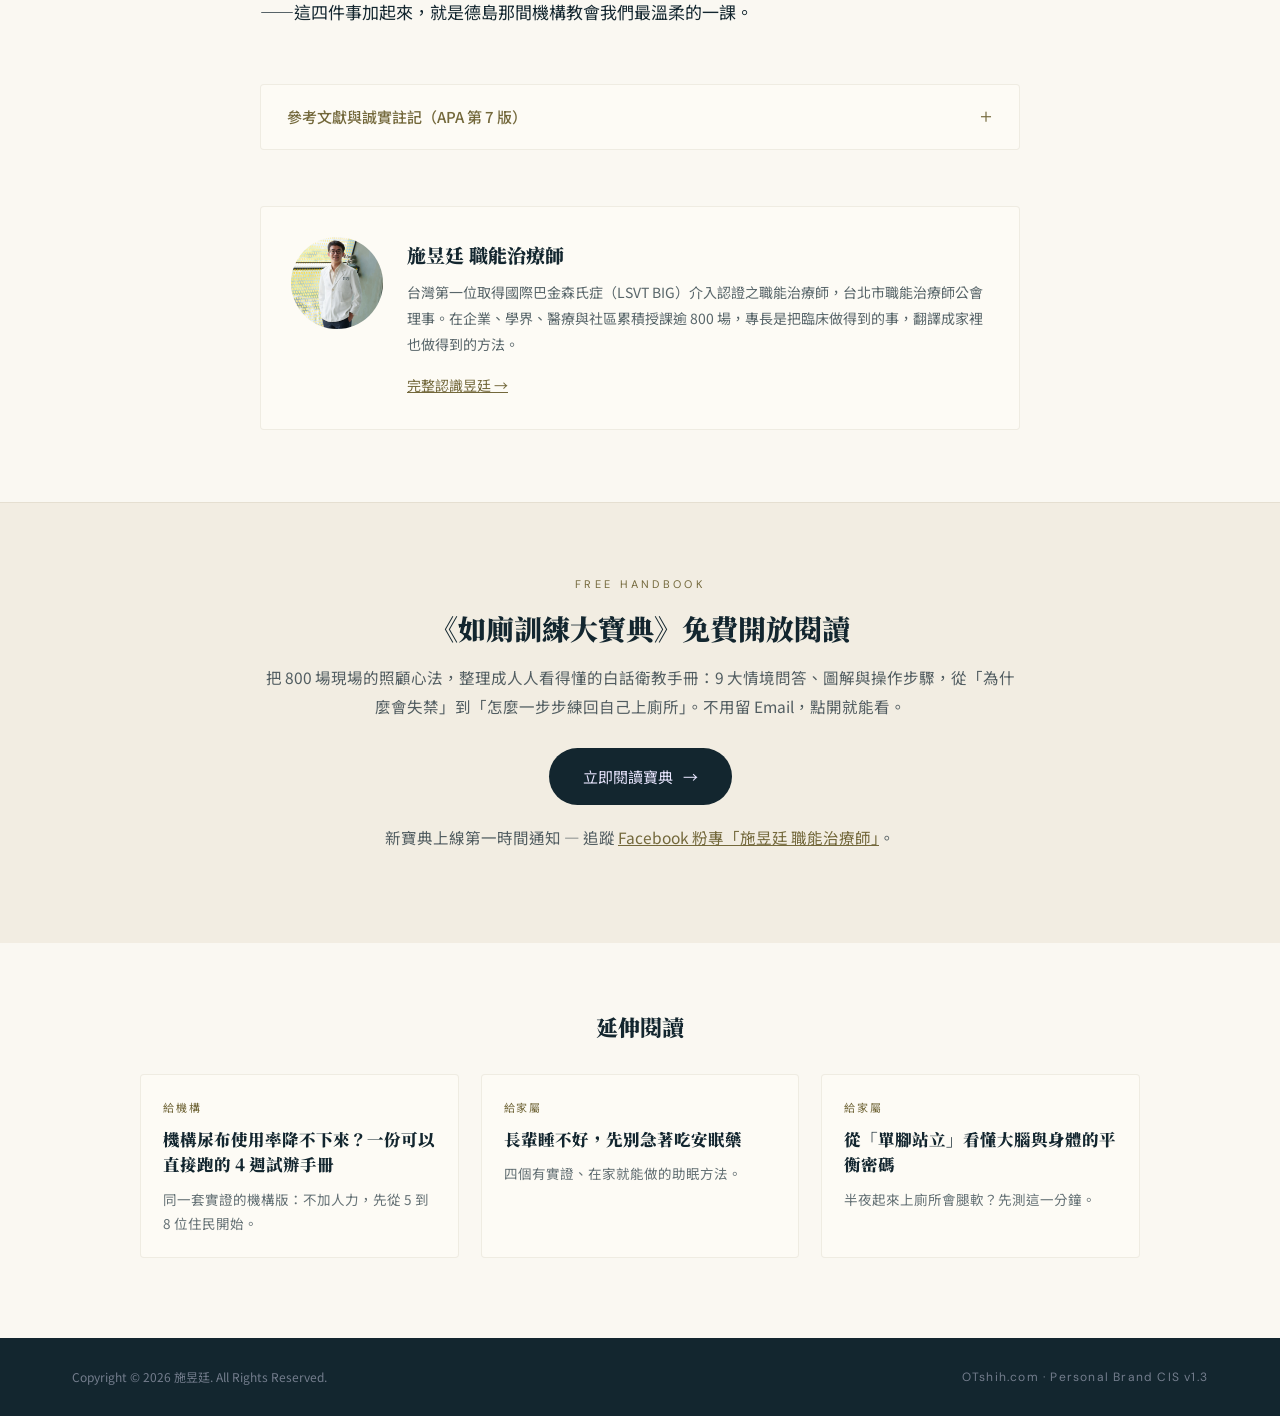
<file: articles/toilet-training-at-home/index.html>
<!DOCTYPE html>
<html lang="zh-TW">
<head>
  <meta charset="UTF-8">
  <meta name="viewport" content="width=device-width, initial-scale=1.0">
  <title>長輩包尿布就回不去了嗎？居家如廁訓練四步驟｜施昱廷 職能治療師</title>
  <meta name="description" content="別再收走長輩的水杯。日本「零尿布計畫」讓機構尿布使用率從 71% 降到 47%，做法只是每兩小時的一句話。職能治療師整理成居家版四步驟：如廁日記、定時怎麼問、動線與復健褲、成功要說出口。">
  <meta name="author" content="施昱廷 Shih, Yu-Ting">
  <meta name="keywords" content="長輩包尿布,如廁訓練,長者失禁怎麼辦,泌尿道感染 混亂,復健褲,居家照顧,失智 如廁,尿布 戒除">
  <link rel="canonical" href="https://otshih.com/articles/toilet-training-at-home/">

  <!-- Favicon / App icons -->
  <link rel="icon" href="/favicon.ico" sizes="32x32">
  <link rel="icon" href="/icon.svg" type="image/svg+xml">
  <link rel="apple-touch-icon" href="/apple-touch-icon.png">
  <link rel="manifest" href="/site.webmanifest">

  <meta property="og:type" content="article">
  <meta property="og:locale" content="zh_TW">
  <meta property="og:site_name" content="施昱廷個人品牌官網">
  <meta property="og:url" content="https://otshih.com/articles/toilet-training-at-home/">
  <meta property="og:title" content="讓一半長輩脫下尿布的，不是神藥——是每兩小時的一句話">
  <meta property="og:description" content="收走水壺，其實是幫細菌開門。日本零尿布計畫的居家版四步驟，今天在家就能開始。">
  <meta property="og:image" content="https://otshih.com/assets/articles/toilet-c-cover.jpg">
  <meta property="article:published_time" content="2026-08-02">
  <meta property="article:author" content="施昱廷">
  <meta name="theme-color" content="#13262F">

  <link rel="preconnect" href="https://fonts.googleapis.com">
  <link rel="preconnect" href="https://fonts.gstatic.com" crossorigin>
  <link href="https://fonts.googleapis.com/css2?family=DM+Sans:wght@300;400;500&family=Noto+Serif+TC:wght@600;900&family=Noto+Sans+TC:wght@300;400;500;700&display=swap" rel="stylesheet">
  <link rel="stylesheet" href="/assets/article.css?v=20260802">

  <script type="application/ld+json">
  {
    "@context": "https://schema.org",
    "@type": "Article",
    "headline": "讓一半長輩脫下尿布的，不是神藥——是每兩小時的一句話",
    "description": "日本「零尿布計畫」的居家版四步驟：如廁日記、定時怎麼問、動線與復健褲、成功要說出口。",
    "image": "https://otshih.com/assets/articles/toilet-c-cover.jpg",
    "datePublished": "2026-08-02",
    "dateModified": "2026-08-02",
    "inLanguage": "zh-TW",
    "author": { "@type": "Person", "name": "施昱廷", "jobTitle": "職能治療師", "url": "https://otshih.com/about/" },
    "publisher": { "@type": "Person", "name": "施昱廷", "url": "https://otshih.com/" },
    "mainEntityOfPage": { "@type": "WebPage", "@id": "https://otshih.com/articles/toilet-training-at-home/" },
    "about": ["居家照顧", "如廁訓練", "失禁照護"]
  }
  </script>
  <script type="application/ld+json">
  {
    "@context": "https://schema.org",
    "@type": "FAQPage",
    "mainEntity": [
      {
        "@type": "Question",
        "name": "長輩晚上一直起來上廁所，睡前少喝水可以嗎？",
        "acceptedAnswer": { "@type": "Answer", "text": "不建議減少一天的總水量。水喝太少會讓尿變少，膀胱裡的細菌沖不走，反而容易泌尿道感染，感染又會讓人更急、更頻、更容易漏。正確做法是總量不減，把白天的飲水集中、睡前 2 小時減量，讓夜間壓力挪到白天。" }
      },
      {
        "@type": "Question",
        "name": "失智長輩突然變得混亂躁動，是失智變嚴重了嗎？",
        "acceptedAnswer": { "@type": "Answer", "text": "不一定。失智長輩「突然」出現混亂、躁動或認不得人，很常見的原因是泌尿道感染而不是失智惡化。若是短時間內的急性變化，應該先就醫排除感染。" }
      },
      {
        "@type": "Question",
        "name": "已經包尿布的長輩，還有機會自己上廁所嗎？",
        "acceptedAnswer": { "@type": "Answer", "text": "有機會。日本的調查發現，包尿布的長輩中約三分之一只要有人扶一把就能自己上廁所，近四分之一的尿布是「以防萬一」包上的。研究也顯示約三到四成長輩對定時引導如廁的方法反應特別好。建議先試兩到四週，就算不能完全脫離，從「整天包」退到「只有夜間包」也已經是明顯的進步。" }
      }
    ]
  }
  </script>
  <script type="application/ld+json">
  {
    "@context": "https://schema.org",
    "@type": "BreadcrumbList",
    "itemListElement": [
      { "@type": "ListItem", "position": 1, "name": "首頁", "item": "https://otshih.com/" },
      { "@type": "ListItem", "position": 2, "name": "專欄文章", "item": "https://otshih.com/articles/" },
      { "@type": "ListItem", "position": 3, "name": "讓一半長輩脫下尿布的，不是神藥——是每兩小時的一句話", "item": "https://otshih.com/articles/toilet-training-at-home/" }
    ]
  }
  </script>
</head>
<body>

  <nav class="topbar" id="topnav">
    <div class="container">
      <a href="/" class="brand">
        <span class="brand-name">施昱廷</span>
        <span class="brand-sub">SHIH · YU-TING · OT</span>
      </a>
      <ul class="nav-links">
        <li><a href="/">首頁</a></li>
        <li><a href="/about/">關於我</a></li>
        <li><a href="/articles/" class="active">專欄文章</a></li>
      </ul>
      <a href="/#contact" class="nav-cta">邀約合作</a>
    </div>
  </nav>

  <div class="container">
    <nav class="breadcrumb" aria-label="麵包屑">
      <a href="/">首頁</a><span>›</span><a href="/articles/">專欄文章</a><span>›</span><span>居家如廁照顧</span>
    </nav>
  </div>

  <header class="article-head">
    <div class="container">
      <div class="wrap">
        <div class="tag-row">
          <span class="tag audience-c">給家屬</span>
          <span class="tag">如廁照顧</span>
          <span class="tag">官網首發</span>
        </div>
        <h1 class="article-h1">讓一半長輩脫下尿布的，不是神藥——是每兩小時的一句話</h1>
        <p class="article-lede">日本「零尿布計畫」的啟示：水要喝夠，尿布要用對。這篇把機構做得到的事，整理成家裡今天就能開始的四個步驟。</p>
        <div class="byline">
          <strong>施昱廷</strong> 職能治療師
          <span class="dot"></span><span>2026-08-02</span>
          <span class="dot"></span><span>閱讀約 6 分鐘</span>
        </div>
      </div>
    </div>
  </header>

  <div class="container">
    <figure class="cover-figure">
      <img src="/assets/articles/toilet-c-cover.jpg" alt="家屬把長輩床頭的水壺收走的情境插畫">
      <figcaption>「睡前少喝水，就不會尿床了」——這句好意，常常是麻煩的開始</figcaption>
    </figure>

    <article class="prose">

      <p>「媽，你怎麼又沒叫我？」</p>

      <p>週六下午，美惠蹲在浴室幫媽媽換下濕掉的褲子，語氣裡一半是心疼，一半是說不出口的累。晚上她想起鄰居的建議——「睡前少喝水，就不會尿床了」——於是把媽媽床頭那壺水收走了。</p>

      <p>那一晚，媽媽真的沒再叫她。可是一個月後，媽媽因為泌尿道感染發燒住院，整個人突然變得混亂、認不得人。醫師問的第一句話是：「她平常水喝得夠嗎？」</p>

      <h2>收走水壺，其實是幫細菌開門</h2>

      <p>很多家庭不知道：水喝太少，尿就變少；尿變少，膀胱裡的細菌就沖不走。細菌住下來，就是泌尿道感染——而感染本身，就會讓人更急、更頻、更容易漏。<strong>你以為收走的是「一直跑廁所」，其實收走的是身體的沖水系統。</strong></p>

      <p>國際頂尖醫學期刊《JAMA Internal Medicine》做過一個實驗：讓平常喝水不夠的女性每天多喝 1.5 公升，一年下來，膀胱炎發作次數少了將近一半，連抗生素都少吃一半（Hooton et al., 2018）。還有一個很多人不知道的警訊：<strong>失智長輩「突然」變得混亂、躁動，常常不是失智變嚴重，而是泌尿道感染</strong>——就像美惠的媽媽。</p>

      <figure>
        <img src="/assets/articles/toilet-c-fig1.jpg" alt="少喝水造成的惡性循環：尿量少、細菌不易沖走、泌尿道感染、更急更頻更容易漏">
        <figcaption>少喝水的惡性循環——問題常常不是喝太多，而是喝太少</figcaption>
      </figure>

      <p>那麼，不限制喝水，失禁不就失控了嗎？日本德島縣一間養護機構的答案，恰恰相反。</p>

      <h2>一句話，問了十一個月</h2>

      <p>這項被稱為「零尿布計畫」的行動，做法簡單得近乎樸素：照服員每 2 到 3 小時走到長輩身邊，問一句——「要不要上廁所？」</p>

      <p>說要，就立刻帶去，不說「再等一下」；排程以外，只要長輩表達尿意，一律協助；走不到廁所的，用輪椅、便盆椅幫忙移位，而不是直接包上尿布。最關鍵的一條原則是：<strong>全程不限水、不減食</strong>，住民每天照樣喝約 2,300 毫升的水。</p>

      <figure>
        <img src="/assets/articles/toilet-c-fig2.jpg" alt="零尿布計畫的一天：只做五件事">
        <figcaption>零尿布計畫的一天——沒有神藥，只有五件重複做的小事</figcaption>
      </figure>

      <p>研究團隊追蹤了 38 位中位數 86 歲的住民，十一個月後成績單出爐：尿布使用率從 71.1% 降到 47.4%，完全不需要尿布的人從 11 位增加到 20 位；同一段時間，照護等級、身體活動、進食、飲水，四項指標沒有一項變差（Kohno et al., 2023）。</p>

      <figure>
        <img src="/assets/articles/toilet-c-fig3.jpg" alt="零尿布計畫成績單：降下來的只有尿布">
        <figcaption>降下來的只有尿布，其他四項照護指標都沒有變差</figcaption>
      </figure>

      <p>更耐人尋味的是研究開始前的數據：整天包尿布的長輩，每天只吃 982 大卡、喝 2,272 毫升，明顯少於不包尿布的同儕（1,342 大卡、2,761 毫升）。<strong>失禁的長輩不是喝太多——他們反而吃得更少、喝得更少。</strong>日本的調查還發現：包尿布的長輩中，約三分之一只要有人扶一把就能自己上廁所；近四分之一的尿布，是「以防萬一」包上的。</p>

      <h2>帶回家的做法：居家版四步驟</h2>

      <p>德島的做法不需要任何設備，家裡就能開始。身為職能治療師，我把它整理成四個步驟。</p>

      <h3>第一步：先記三天「如廁日記」</h3>
      <p>紙筆就好——幾點喝了什麼、幾點上廁所、有沒有漏。三天後你會發現長輩有自己的規律：可能是早餐後半小時、午睡醒來、晚飯後。之後就<strong>在他的時間「之前」主動帶去</strong>。研究顯示，這種照著「他的時間表」走的做法，比齊頭式的「每兩小時帶一次」更有效。</p>

      <h3>第二步：定時問，但要會問</h3>
      <p>每 2 到 3 小時一次，說「走，陪你去廁所一趟」，比「你要不要尿尿？」更容易被接受——前者是邀請，後者像質問。已經不太會表達的長輩，看三個訊號：<strong>坐立不安、拉褲頭、在屋裡繞來繞去</strong>，看到就帶。說「不要」就尊重，下一輪再問。</p>

      <h3>第三步：帶的路要好走，褲子要好脫</h3>
      <p>動線上的雜物清掉、夜燈裝起來；褲頭換成鬆緊帶；來不及走到廁所的，床邊放一張便盆椅。還能站的長輩，把黏貼式尿布換成<strong>復健褲</strong>——穿脫像內褲，站著就能拉上拉下。很多人不知道：<strong>穿脫褲子這個動作本身就是復健</strong>，站立、重心轉移、手部操作，一天練個五、六次，比很多運動都實在。</p>

      <h3>第四步：成功要說出口</h3>
      <p>乾爽一個上午、順利上一次廁所，都值得一句「今天都乾乾的，真棒！」行為會被稱讚養大——這不是客套，是失智照顧裡最便宜有效的技術。</p>

      <div class="callout">
        <h4>給彼此務實的期待</h4>
        <p>研究顯示約三到四成長輩對這套方法反應特別好（失禁從一天近四次降到一次以下），先試兩到四週。</p>
        <p>就算不能完全脫離，從「整天包」退到「只有夜間包」，對皮膚、尊嚴、照顧負擔，都已經是大勝利。</p>
      </div>

      <h2>家屬最常問我的三個問題</h2>

      <h3>Q1：長輩晚上一直起來上廁所，睡前少喝水可以嗎？</h3>
      <p>不建議減少一天的<strong>總</strong>水量。正確做法是總量不減，把白天的飲水集中、睡前 2 小時減量，讓夜間的壓力挪到白天。收走水壺換來的往往不是好眠，而是感染。</p>

      <h3>Q2：失智長輩突然變得混亂躁動，是失智變嚴重了嗎？</h3>
      <p>不一定。短時間內的急性變化，很常見的原因是泌尿道感染而不是失智惡化。先就醫排除感染，再談其他。</p>

      <h3>Q3：已經包尿布的長輩，還有機會自己上廁所嗎？</h3>
      <p>有機會，而且比多數人想的高。日本的調查發現，包尿布的長輩中約三分之一只要有人扶一把就能自己上廁所。關鍵是有沒有人願意花那兩三分鐘陪他走一趟。</p>

      <h2>「零」的不是尿布，是「不必要」</h2>

      <p>必須說清楚：「零尿布」的「零」，消滅的從來不是尿布，而是不必要的尿布。</p>

      <p>我的建議不是把紙尿褲丟掉，而是讓它回到對的位置——白天能走能站的時段，用復健褲保住「自己上廁所」的能力；行動不便的時段與夜間，交給吸收力足夠的黏貼式產品，守住睡眠品質與皮膚健康。每一到三個月重新評估一次：能力回來了，就往上升一級。</p>

      <figure>
        <img src="/assets/articles/toilet-c-fig4.jpg" alt="尿布分級：把尿布用在對的位置">
        <figcaption>把尿布用在對的位置——它不是失能的終點站</figcaption>
      </figure>

      <blockquote>尿布不是失能的終點站。用得對，它是復能路上的隊友。</blockquote>

      <p>別再收走長輩的水杯。把水杯留下、把時間表帶走、把讚美說出口，再幫他挑一件穿脫方便的復健褲——這四件事加起來，就是德島那間機構教會我們最溫柔的一課。</p>

    </article>

    <div class="refs">
      <details>
        <summary>參考文獻與誠實註記（APA 第 7 版）</summary>
        <div class="refs-body">
          <h5>參考文獻</h5>
          <p>Hooton, T. M., Vecchio, M., Iroz, A., Tack, I., Dornic, Q., Seksek, I., &amp; Lotan, Y. (2018). Effect of increased daily water intake in premenopausal women with recurrent urinary tract infections: A randomized clinical trial. <em>JAMA Internal Medicine, 178</em>(11), 1509–1515.</p>
          <p>Kohno, K., Umemoto, N., Tsutsumi, R., Kawakami, A., Sakaue, H., Tamura, K., Morishita, T., Taketani, Y., Uyama, K., &amp; Takeda, E. (2023). Diaper-zero program (prompted voiding care) improves diaper use in nursing home residents. <em>The Journal of Medical Investigation, 70</em>(1.2), 221–225.</p>
          <p>Buck, J., Fromings Hill, J., Collins, R., Booth, J., &amp; Fleming, J. (2024). Effectiveness of non-pharmacological interventions delivered at home for urinary and faecal incontinence with homebound older people: Systematic review of randomised controlled trials. <em>Age and Ageing, 53</em>(6), afae126.</p>

          <h5>誠實註記</h5>
          <p>零尿布計畫為單機構前後測研究（非隨機對照試驗），成果解讀以可行性與方向為主；Hooton 試驗對象為停經前女性，推論至高齡族群屬機轉外推。個人化如廁時間表之效果依據為居家如廁協助方案之隨機對照試驗（Colling et al., 2003，引自 Buck et al., 2024 系統性回顧）。本文內容為衛教資訊，不能取代醫療診斷；長輩若有急性混亂、發燒或血尿，請儘速就醫。</p>
        </div>
      </details>
    </div>

    <div class="author-card">
      <img src="/assets/about/portrait-window.jpg" alt="施昱廷 職能治療師">
      <div>
        <h4>施昱廷 職能治療師</h4>
        <p>台灣第一位取得國際巴金森氏症（LSVT BIG）介入認證之職能治療師，台北市職能治療師公會理事。在企業、學界、醫療與社區累積授課逾 800 場，專長是把臨床做得到的事，翻譯成家裡也做得到的方法。</p>
        <a href="/about/">完整認識昱廷 →</a>
      </div>
    </div>
  </div>

  <section class="article-cta">
    <div class="container">
      <div class="cta-card">
        <span class="eyebrow">Free Handbook</span>
        <h3>《如廁訓練大寶典》免費開放閱讀</h3>
        <p>把 800 場現場的照顧心法，整理成人人看得懂的白話衛教手冊：9 大情境問答、圖解與操作步驟，從「為什麼會失禁」到「怎麼一步步練回自己上廁所」。不用留 Email，點開就能看。</p>
        <a href="https://tim-healjoy.github.io/ot-handbooks/toilet-guide/" target="_blank" rel="noopener" class="btn-primary">立即閱讀寶典</a>
        <p class="cta-note">新寶典上線第一時間通知 — 追蹤 <a href="https://www.facebook.com/shihyuting.OT/" target="_blank" rel="noopener">Facebook 粉專「施昱廷 職能治療師」</a>。</p>
      </div>
    </div>
  </section>

  <section class="related">
    <div class="container">
      <h3>延伸閱讀</h3>
      <div class="related-grid">
        <a href="/articles/facility-diaper-zero/" class="related-card">
          <span class="rc-tag">給機構</span>
          <h4>機構尿布使用率降不下來？一份可以直接跑的 4 週試辦手冊</h4>
          <p>同一套實證的機構版：不加人力，先從 5 到 8 位住民開始。</p>
        </a>
        <a href="/articles/elder-sleep-four-tips/" class="related-card">
          <span class="rc-tag">給家屬</span>
          <h4>長輩睡不好，先別急著吃安眠藥</h4>
          <p>四個有實證、在家就能做的助眠方法。</p>
        </a>
        <a href="/articles/single-leg-stand-fall-risk/" class="related-card">
          <span class="rc-tag">給家屬</span>
          <h4>從「單腳站立」看懂大腦與身體的平衡密碼</h4>
          <p>半夜起來上廁所會腿軟？先測這一分鐘。</p>
        </a>
      </div>
    </div>
  </section>

  <footer>
    <div class="container">
      <div class="footer-grid">
        <div>Copyright © 2026 施昱廷. All Rights Reserved.</div>
        <div class="footer-right">OTshih.com · Personal Brand CIS v1.3</div>
      </div>
    </div>
  </footer>

  <script>
    const nav = document.getElementById('topnav');
    window.addEventListener('scroll', () => {
      if (window.scrollY > 12) nav.classList.add('scrolled');
      else nav.classList.remove('scrolled');
    });
  </script>
</body>
</html>
</file>
<file: assets/article.css>
/* ===========================================================
   OTshih.com — 文章頁共用樣式 v1.0
   品牌 CIS：Jet Black / Olive Bark / Deep Walnut / Khaki Beige / Cream
   =========================================================== */
:root {
  --jet-black: #13262F;
  --olive-bark: #73683B;
  --deep-walnut: #583E23;
  --khaki-beige: #B0A084;
  --lavender: #E9E6FF;
  --paper: #FAF8F2;
  --cream: #F2EDE2;
  --card: #FDFBF5;
  --line: rgba(115, 104, 59, 0.18);
  --line-soft: rgba(115, 104, 59, 0.10);
  --serif-tc: 'Noto Serif TC', serif;
  --sans-en: 'DM Sans', sans-serif;
  --sans-tc: 'Noto Sans TC', sans-serif;
}
*, *::before, *::after { box-sizing: border-box; }
body, h1, h2, h3, h4, p, ul, ol, figure, blockquote, table { margin: 0; padding: 0; }
body {
  font-family: var(--sans-tc), var(--sans-en);
  color: var(--jet-black);
  background: var(--paper);
  line-height: 1.85;
  -webkit-font-smoothing: antialiased;
}
img { display: block; max-width: 100%; height: auto; }
a { color: inherit; text-decoration: none; }
ul, ol { list-style: none; }
.container { max-width: 1200px; margin: 0 auto; padding: 0 32px; }

/* ---------- NAV ---------- */
nav.topbar {
  position: sticky; top: 0; z-index: 100;
  background: rgba(250, 248, 242, 0.88);
  backdrop-filter: blur(14px); -webkit-backdrop-filter: blur(14px);
  border-bottom: 1px solid transparent; transition: box-shadow 0.3s ease;
}
nav.topbar.scrolled { box-shadow: 0 2px 16px rgba(19, 38, 47, 0.06); border-bottom-color: rgba(115, 104, 59, 0.15); }
nav.topbar .container { display: flex; align-items: center; justify-content: space-between; padding-top: 18px; padding-bottom: 18px; }
.brand { display: flex; flex-direction: column; gap: 2px; }
.brand-name { font-family: var(--serif-tc); font-weight: 900; font-size: 20px; letter-spacing: 0.04em; }
.brand-sub { font-family: var(--sans-en); font-size: 10px; letter-spacing: 0.25em; color: var(--olive-bark); text-transform: uppercase; }
.nav-links { display: flex; gap: 26px; }
.nav-links a { font-size: 14px; position: relative; transition: color 0.2s; }
.nav-links a:hover { color: var(--olive-bark); }
.nav-links a::after { content: ""; position: absolute; left: 0; bottom: -6px; width: 0; height: 1px; background: var(--olive-bark); transition: width 0.3s; }
.nav-links a:hover::after { width: 100%; }
.nav-links a.active { color: var(--olive-bark); font-weight: 500; }
.nav-links a.active::after { width: 100%; }
.nav-cta { padding: 10px 22px; background: var(--jet-black); color: var(--lavender); font-size: 14px; border-radius: 100px; transition: all 0.2s; }
.nav-cta:hover { background: var(--olive-bark); transform: translateY(-1px); }
@media (max-width: 880px) { .nav-links { display: none; } }

.eyebrow {
  display: inline-block; font-family: var(--sans-en); font-size: 11px;
  letter-spacing: 0.3em; color: var(--olive-bark); text-transform: uppercase; margin-bottom: 14px;
}

/* ---------- 文章頭 ---------- */
.breadcrumb {
  font-size: 12.5px; color: rgba(19, 38, 47, 0.5);
  padding: 22px 0 0; display: flex; gap: 8px; flex-wrap: wrap;
}
.breadcrumb a:hover { color: var(--olive-bark); text-decoration: underline; }
.breadcrumb span { color: var(--khaki-beige); }

.article-head { padding: 30px 0 40px; }
.article-head .wrap { max-width: 760px; margin: 0 auto; }
.tag-row { display: flex; gap: 10px; align-items: center; flex-wrap: wrap; margin-bottom: 18px; }
.tag {
  font-size: 12px; letter-spacing: 0.08em; padding: 5px 14px; border-radius: 100px;
  border: 1px solid var(--line); color: var(--olive-bark); background: var(--card);
}
.tag.audience-c { background: var(--olive-bark); color: #FFF; border-color: var(--olive-bark); }
.tag.audience-b { background: var(--jet-black); color: var(--lavender); border-color: var(--jet-black); }
h1.article-h1 {
  font-family: var(--serif-tc); font-weight: 900; font-size: 38px;
  line-height: 1.35; letter-spacing: -0.01em; margin-bottom: 18px;
}
.article-lede { font-size: 17px; line-height: 1.9; color: rgba(19, 38, 47, 0.72); margin-bottom: 26px; }
.byline {
  display: flex; gap: 14px; align-items: center; flex-wrap: wrap;
  font-size: 13px; color: rgba(19, 38, 47, 0.55);
  padding-top: 20px; border-top: 1px solid var(--line-soft);
}
.byline strong { color: var(--jet-black); font-weight: 500; }
.byline .dot { width: 3px; height: 3px; background: var(--khaki-beige); border-radius: 100px; }
.cover-figure { max-width: 940px; margin: 0 auto 52px; }
.cover-figure img { border-radius: 4px; }
.cover-figure figcaption { font-size: 12.5px; color: rgba(19, 38, 47, 0.5); margin-top: 10px; text-align: center; }

/* ---------- 首刊來源條 ---------- */
.origin-note {
  max-width: 760px; margin: 0 auto 44px; padding: 16px 22px;
  background: var(--cream); border-left: 3px solid var(--olive-bark);
  font-size: 14px; line-height: 1.8; color: rgba(19, 38, 47, 0.75);
}
.origin-note a { color: var(--olive-bark); text-decoration: underline; font-weight: 500; }

/* ---------- 正文排版 ---------- */
.prose { max-width: 760px; margin: 0 auto; font-size: 17px; line-height: 1.95; }
.prose > p { margin-bottom: 26px; }
.prose h2 {
  font-family: var(--serif-tc); font-weight: 900; font-size: 26px; line-height: 1.5;
  margin: 56px 0 20px; padding-top: 14px; border-top: 1px solid var(--line-soft);
}
.prose h3 { font-family: var(--serif-tc); font-weight: 900; font-size: 20px; margin: 36px 0 14px; }
.prose strong { font-weight: 700; color: var(--deep-walnut); }
.prose a.inline { color: var(--olive-bark); text-decoration: underline; }
.prose ul.bullet { margin: 0 0 26px; padding-left: 4px; }
.prose ul.bullet li { position: relative; padding-left: 22px; margin-bottom: 12px; }
.prose ul.bullet li::before { content: ""; position: absolute; left: 4px; top: 13px; width: 6px; height: 6px; background: var(--khaki-beige); border-radius: 100px; }
.prose ol.steps { counter-reset: s; margin: 0 0 26px; }
.prose ol.steps li { counter-increment: s; position: relative; padding-left: 42px; margin-bottom: 18px; }
.prose ol.steps li::before {
  content: counter(s); position: absolute; left: 0; top: 3px;
  width: 26px; height: 26px; border-radius: 100px; background: var(--olive-bark); color: #FFF;
  font-family: var(--sans-en); font-size: 13px; font-weight: 700;
  display: flex; align-items: center; justify-content: center;
}
.prose figure { margin: 36px 0; }
.prose figure img { border-radius: 4px; border: 1px solid var(--line-soft); }
.prose figcaption { font-size: 13px; color: rgba(19, 38, 47, 0.55); margin-top: 10px; }
.prose blockquote {
  margin: 36px 0; padding: 26px 30px; background: var(--card);
  border: 1px solid var(--line-soft); border-left: 3px solid var(--deep-walnut);
  font-family: var(--serif-tc); font-weight: 600; font-size: 19px; line-height: 1.8;
}

/* 表格 */
.table-wrap { overflow-x: auto; margin: 30px 0; -webkit-overflow-scrolling: touch; }
.prose table { width: 100%; border-collapse: collapse; font-size: 15px; min-width: 520px; background: var(--card); }
.prose th, .prose td { padding: 13px 16px; text-align: left; border-bottom: 1px solid var(--line-soft); vertical-align: top; line-height: 1.75; }
.prose th { background: var(--jet-black); color: var(--lavender); font-weight: 500; font-size: 14px; letter-spacing: 0.03em; }
.prose tbody tr:last-child td { border-bottom: none; }
.prose tbody tr:nth-child(even) { background: rgba(242, 237, 226, 0.5); }
.prose td strong { color: var(--deep-walnut); }

/* 重點盒 */
.callout {
  margin: 36px 0; padding: 26px 30px; background: var(--cream);
  border: 1px solid var(--line); border-radius: 4px;
}
.callout h4 {
  font-family: var(--serif-tc); font-weight: 900; font-size: 18px; margin-bottom: 14px;
  display: flex; align-items: center; gap: 10px;
}
.callout h4::before { content: ""; width: 18px; height: 2px; background: var(--olive-bark); display: block; }
.callout p { font-size: 15.5px; line-height: 1.9; margin-bottom: 12px; }
.callout p:last-child { margin-bottom: 0; }
.callout.warn { background: rgba(88, 62, 35, 0.06); border-color: rgba(88, 62, 35, 0.25); }

/* 自我檢測卡 */
.selftest { margin: 40px 0; padding: 32px; background: var(--jet-black); color: var(--lavender); border-radius: 4px; }
.selftest .eyebrow { color: var(--khaki-beige); }
.selftest h4 { font-family: var(--serif-tc); font-weight: 900; font-size: 22px; margin-bottom: 16px; color: #FFF; }
.selftest p { font-size: 15px; line-height: 1.9; color: rgba(233, 230, 255, 0.8); margin-bottom: 14px; }
.selftest p strong { color: #FFF; font-weight: 700; }
.selftest table { background: transparent; min-width: 420px; }
.selftest th { background: rgba(233, 230, 255, 0.12); color: #FFF; }
.selftest td { color: rgba(233, 230, 255, 0.85); border-bottom-color: rgba(233, 230, 255, 0.14); }
.selftest tbody tr:nth-child(even) { background: rgba(233, 230, 255, 0.04); }
.selftest td strong { color: #FFF; }

/* ---------- 參考文獻（可折疊） ---------- */
.refs { max-width: 760px; margin: 56px auto 0; }
.refs details {
  background: var(--card); border: 1px solid var(--line-soft); border-radius: 4px; padding: 0 26px;
}
.refs summary {
  cursor: pointer; padding: 18px 0; font-size: 15px; font-weight: 500; color: var(--olive-bark);
  list-style: none; display: flex; align-items: center; gap: 10px;
}
.refs summary::-webkit-details-marker { display: none; }
.refs summary::after { content: "＋"; margin-left: auto; font-size: 14px; }
.refs details[open] summary::after { content: "－"; }
.refs .refs-body { padding: 6px 0 24px; border-top: 1px solid var(--line-soft); }
.refs .refs-body p, .refs .refs-body li {
  font-size: 13px; line-height: 1.85; color: rgba(19, 38, 47, 0.68);
  margin-bottom: 12px; padding-left: 18px; text-indent: -18px;
}
.refs .refs-body h5 { font-size: 14px; margin: 18px 0 10px; color: var(--jet-black); }

/* ---------- 作者卡 ---------- */
.author-card {
  max-width: 760px; margin: 56px auto 0; padding: 30px; background: var(--card);
  border: 1px solid var(--line-soft); border-radius: 4px;
  display: grid; grid-template-columns: 92px 1fr; gap: 24px; align-items: start;
}
.author-card img { width: 92px; height: 92px; object-fit: cover; border-radius: 100px; }
.author-card h4 { font-family: var(--serif-tc); font-weight: 900; font-size: 19px; margin-bottom: 8px; }
.author-card p { font-size: 14px; line-height: 1.85; color: rgba(19, 38, 47, 0.7); margin-bottom: 12px; }
.author-card a { font-size: 14px; color: var(--olive-bark); text-decoration: underline; }
@media (max-width: 640px) { .author-card { grid-template-columns: 1fr; } }

/* ---------- 文末 CTA ---------- */
.article-cta { margin-top: 72px; padding: 64px 0; background: var(--cream); border-top: 1px solid var(--line-soft); }
.cta-card { max-width: 760px; margin: 0 auto; text-align: center; }
.cta-card .eyebrow { margin-bottom: 12px; }
.cta-card h3 { font-family: var(--serif-tc); font-weight: 900; font-size: 28px; line-height: 1.5; margin-bottom: 14px; }
.cta-card p { font-size: 15.5px; line-height: 1.9; color: rgba(19, 38, 47, 0.72); margin-bottom: 26px; }
.btn-primary {
  display: inline-flex; align-items: center; gap: 10px; padding: 15px 34px;
  background: var(--jet-black); color: var(--lavender); border-radius: 100px;
  font-size: 15px; transition: all 0.2s;
}
.btn-primary:hover { background: var(--olive-bark); transform: translateY(-2px); }
.btn-primary::after { content: "→"; transition: transform 0.2s; }
.btn-primary:hover::after { transform: translateX(4px); }
.cta-note { font-size: 13px; color: rgba(19, 38, 47, 0.55); margin-top: 18px; }
.cta-note a { color: var(--olive-bark); text-decoration: underline; }

/* ---------- 相關文章 ---------- */
.related { padding: 64px 0 80px; }
.related h3 { font-family: var(--serif-tc); font-weight: 900; font-size: 22px; margin-bottom: 26px; text-align: center; }
.related-grid { display: grid; grid-template-columns: repeat(3, 1fr); gap: 22px; max-width: 1000px; margin: 0 auto; }
.related-card {
  background: var(--card); border: 1px solid var(--line-soft); border-radius: 4px;
  padding: 22px; transition: all 0.25s; display: flex; flex-direction: column;
}
.related-card:hover { transform: translateY(-3px); box-shadow: 0 16px 32px rgba(19, 38, 47, 0.08); border-color: var(--olive-bark); }
.related-card .rc-tag { font-size: 11px; letter-spacing: 0.16em; color: var(--olive-bark); text-transform: uppercase; margin-bottom: 10px; }
.related-card h4 { font-family: var(--serif-tc); font-weight: 900; font-size: 16.5px; line-height: 1.55; margin-bottom: 10px; }
.related-card p { font-size: 13.5px; line-height: 1.75; color: rgba(19, 38, 47, 0.65); }
@media (max-width: 900px) { .related-grid { grid-template-columns: 1fr; } }

/* ---------- FOOTER ---------- */
footer { background: var(--jet-black); color: rgba(233, 230, 255, 0.45); padding: 28px 0; text-align: center; font-size: 12px; }
.footer-grid { display: flex; justify-content: space-between; flex-wrap: wrap; gap: 12px; align-items: center; }
.footer-right { font-family: var(--sans-en); letter-spacing: 0.1em; }
@media (max-width: 700px) { .footer-grid { justify-content: center; } }

/* ---------- 手機 ---------- */
@media (max-width: 700px) {
  .container { padding: 0 20px; }
  h1.article-h1 { font-size: 28px; }
  .prose { font-size: 16.5px; }
  .prose h2 { font-size: 22px; margin-top: 44px; }
  .cta-card h3 { font-size: 23px; }
  .selftest, .callout, .prose blockquote { padding: 22px; }
}
</file>
